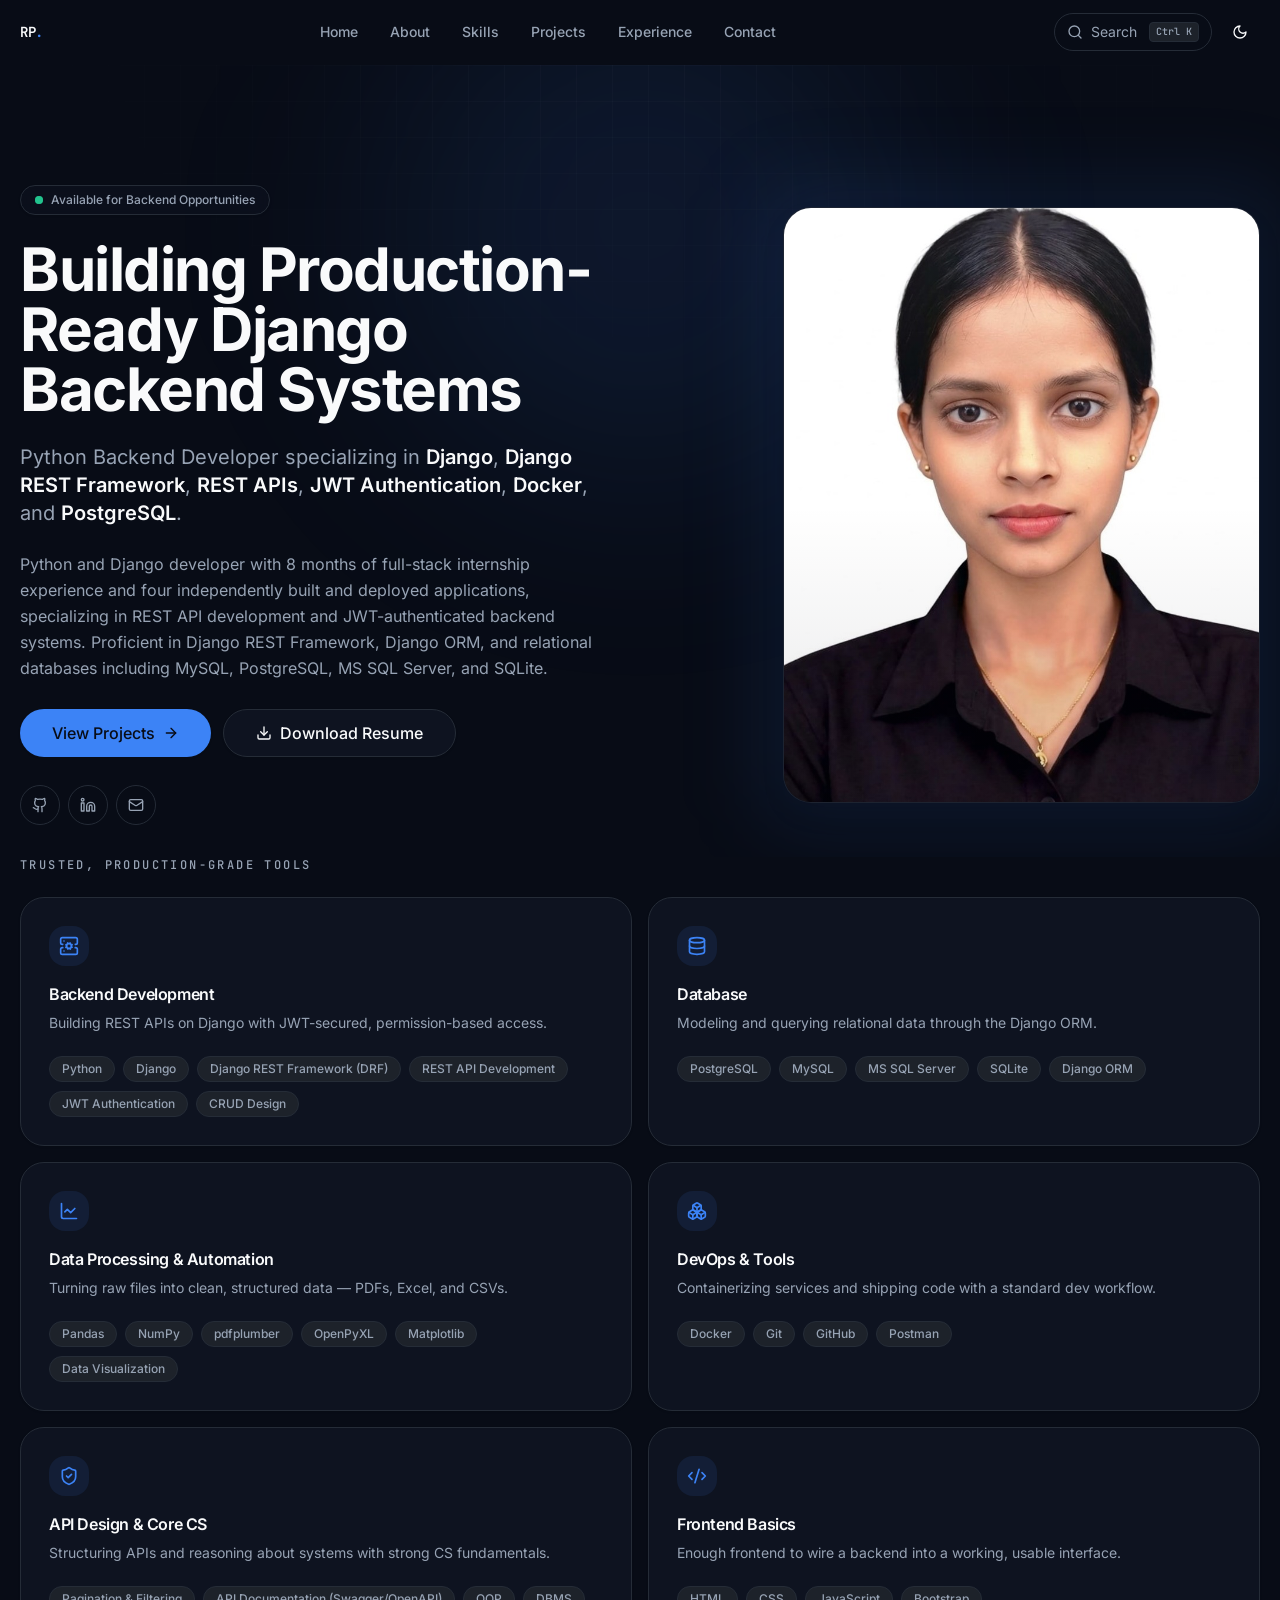
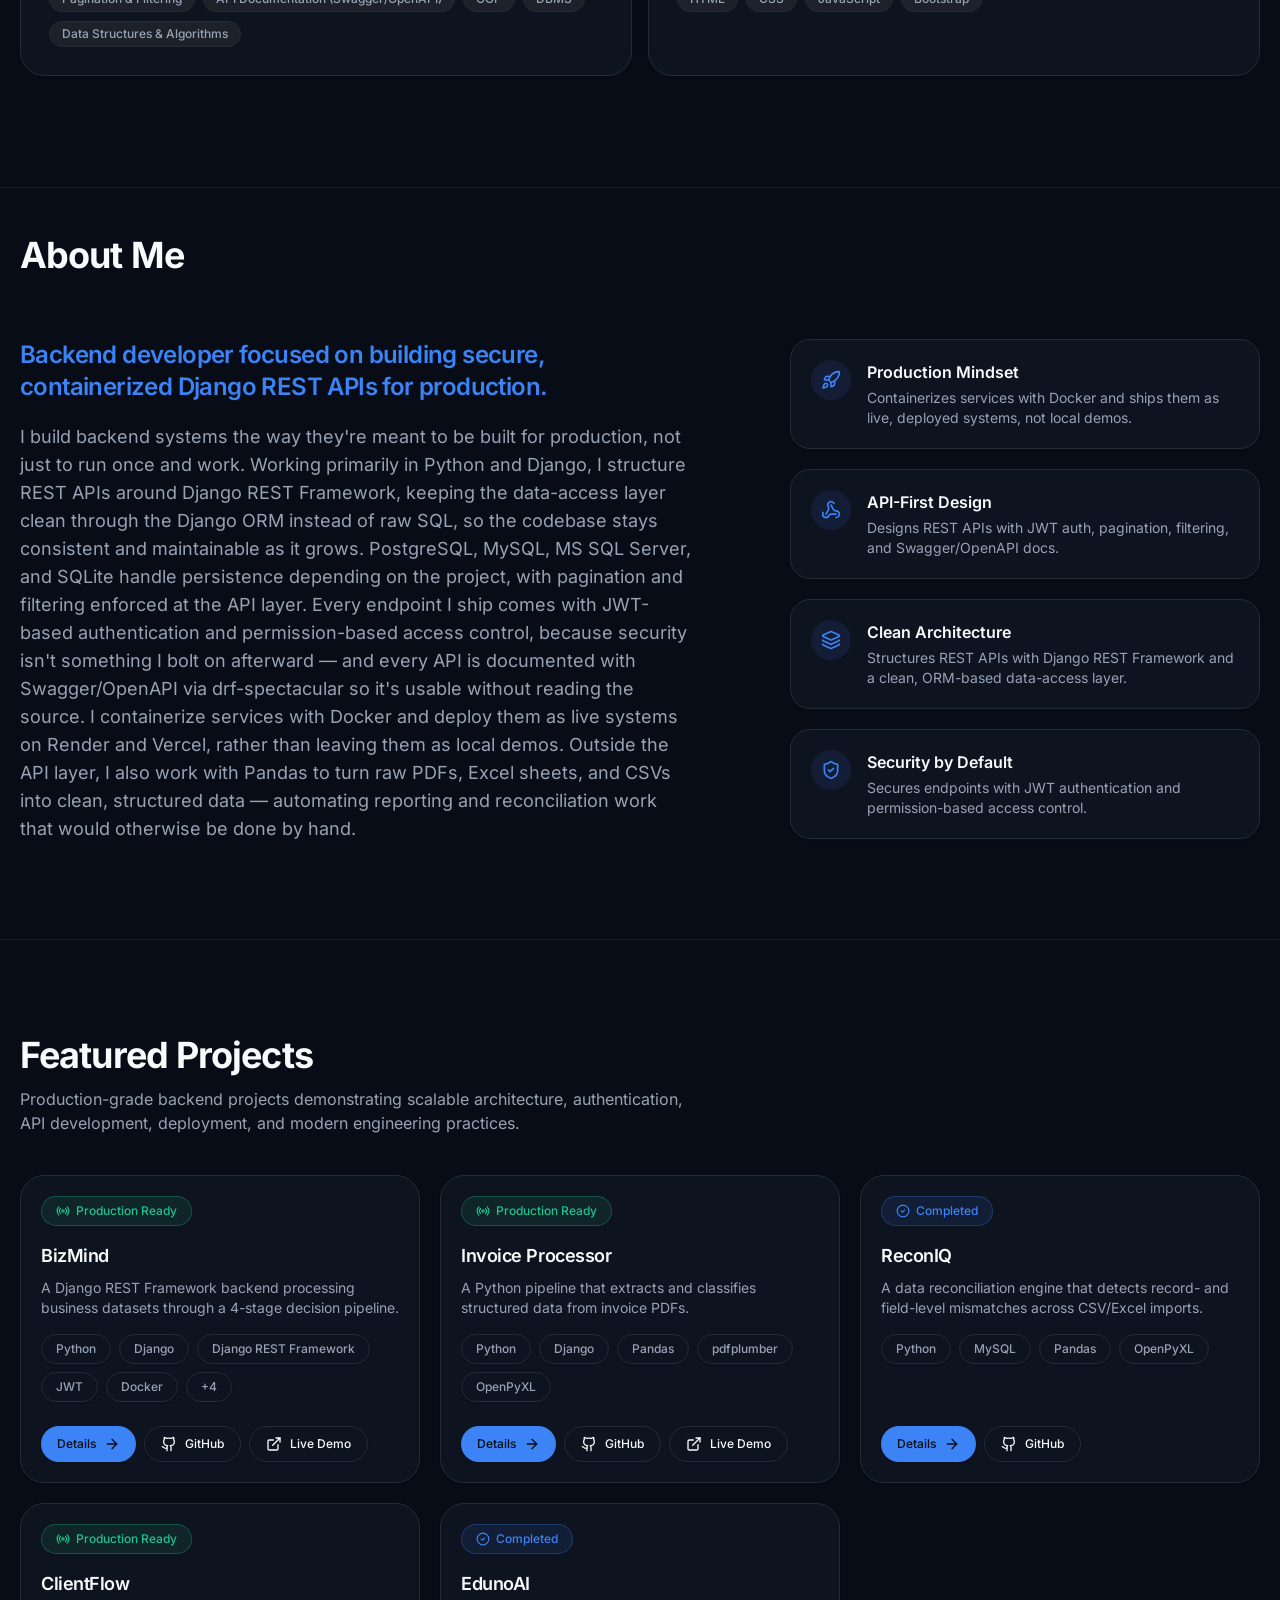
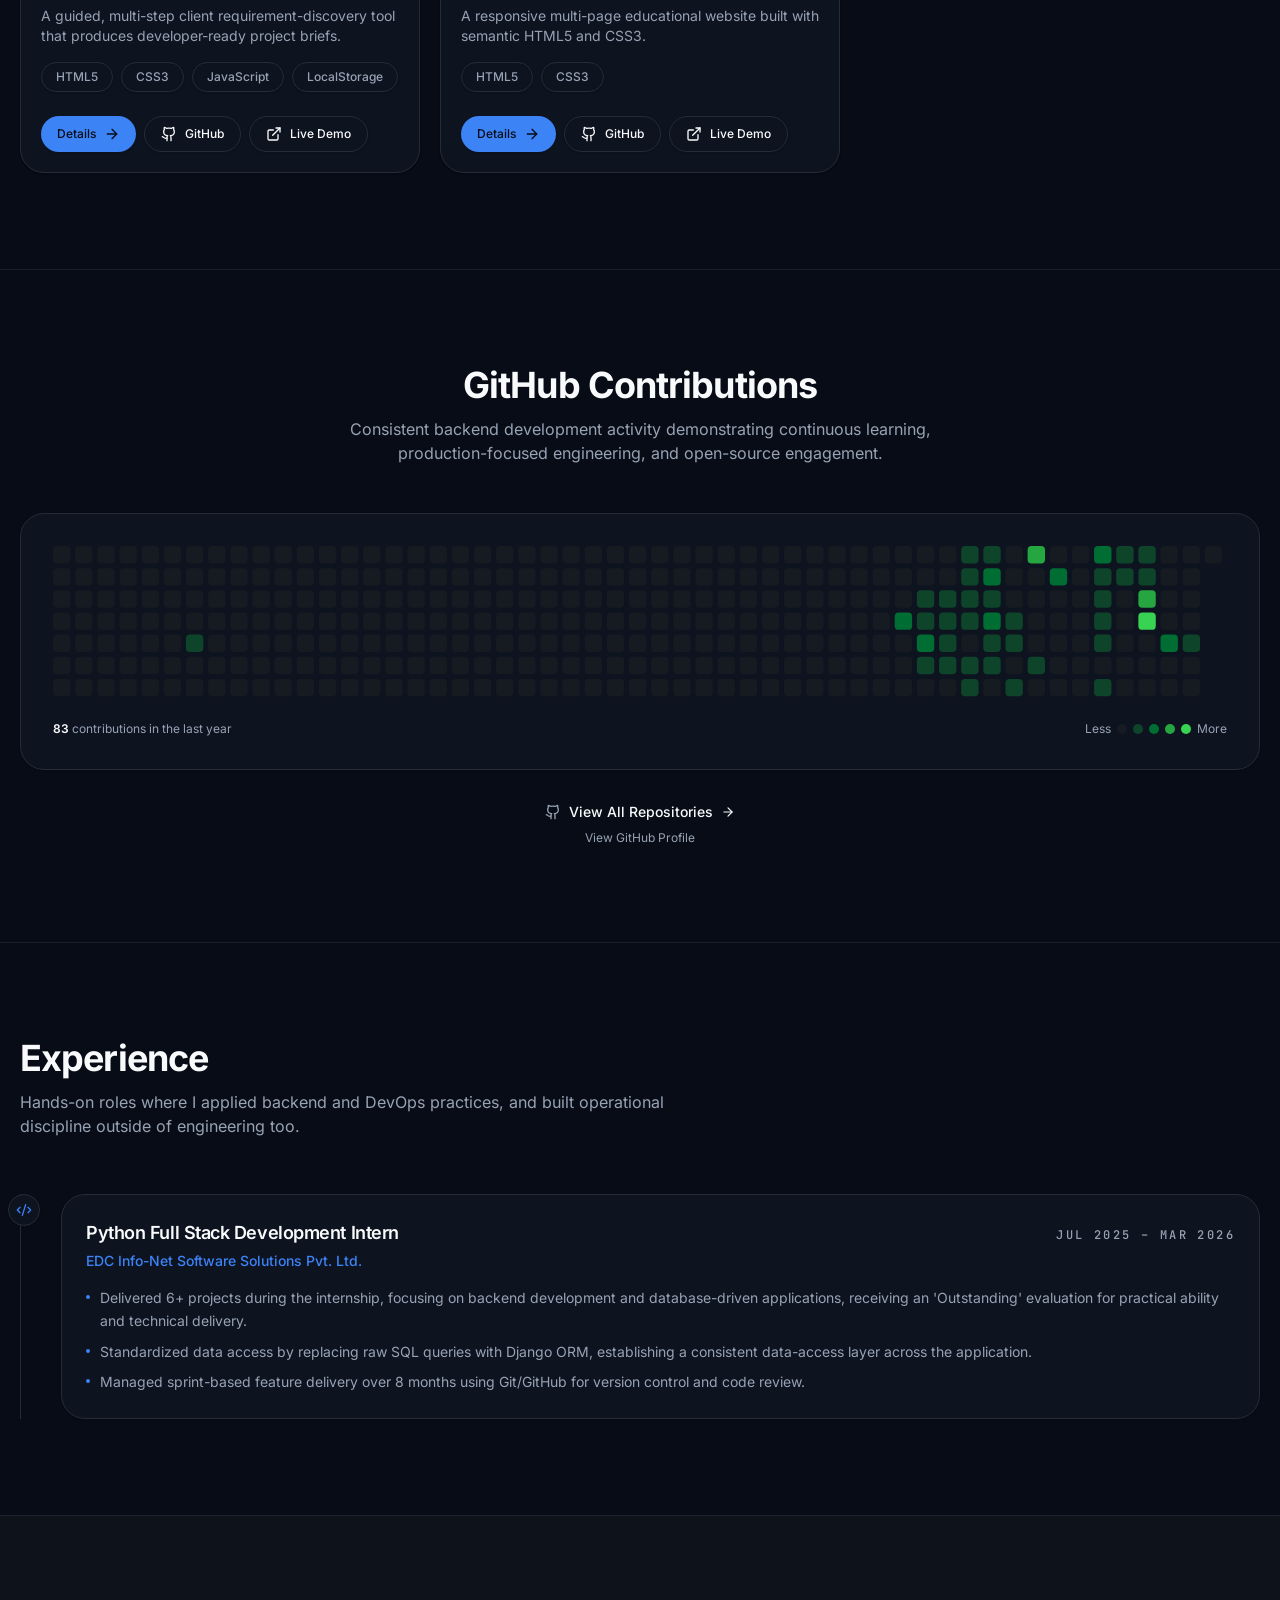
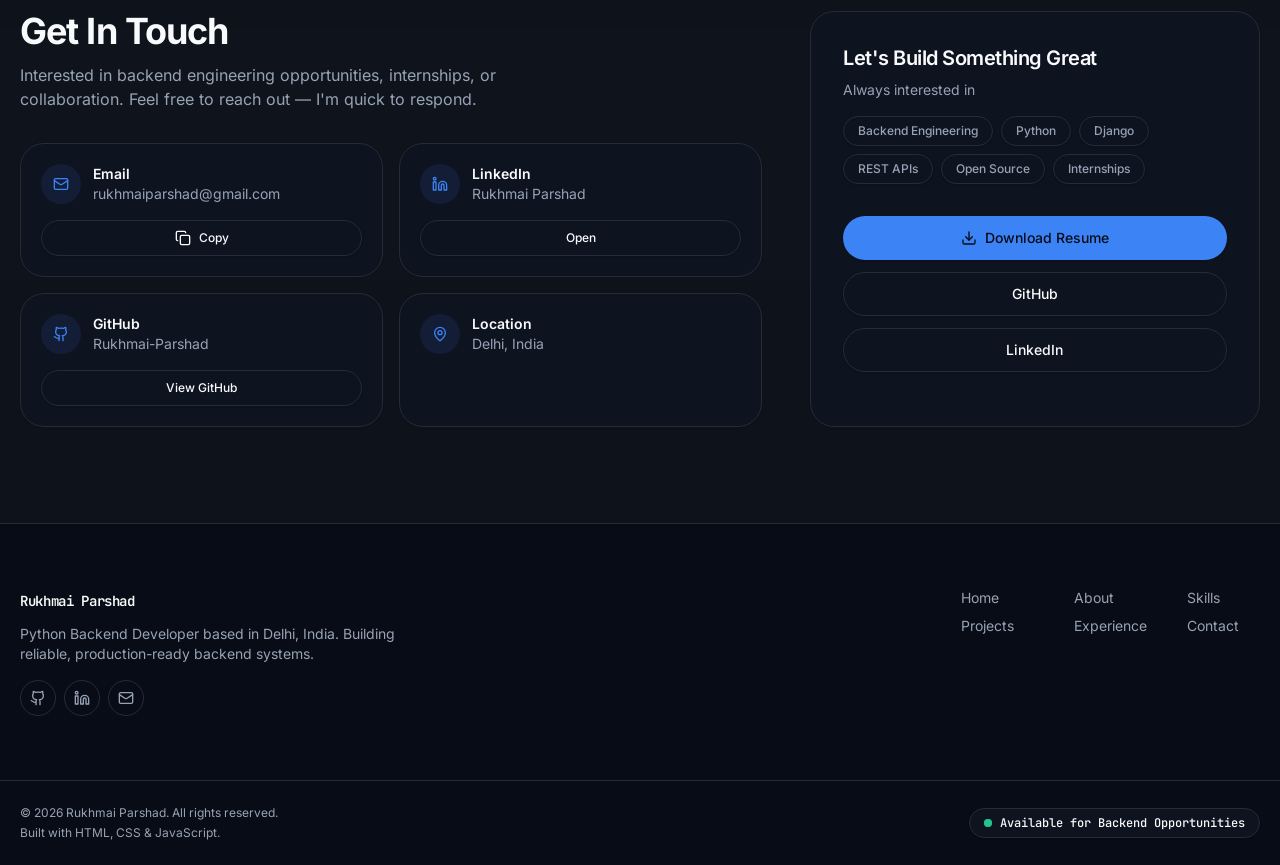
<file: index.html>
<!DOCTYPE html>
<html class="dark" lang="en" style="color-scheme: dark;"><head><script>(function(){try{var stored=localStorage.getItem('theme')||'dark';if(stored==='system'){stored=window.matchMedia('(prefers-color-scheme: dark)').matches?'dark':'light';}if(stored==='dark'){document.documentElement.classList.add('dark');document.documentElement.style.colorScheme='dark';}else{document.documentElement.style.colorScheme='light';}}catch(e){}})();</script><meta charset="utf-8"/><meta content="width=device-width, initial-scale=1" name="viewport"/><link as="font" crossorigin="" href="fonts/inter-variable.woff2" rel="preload" type="font/woff2"/><link as="font" crossorigin="" href="fonts/jetbrains-mono-variable.woff2" rel="preload" type="font/woff2"/><link as="image" href="profile-photo.jpg" rel="preload"/><link href="css/style.css" rel="stylesheet"/><meta content="" name="next-size-adjust"/><meta content="#F7F5F2" media="(prefers-color-scheme: light)" name="theme-color"/><meta content="#0B0F17" media="(prefers-color-scheme: dark)" name="theme-color"/><title>Rukhmai Parshad — Python Backend Developer</title><meta content="Python &amp; Django Developer specializing in Django REST Framework, JWT authentication, REST API design, and relational databases including MySQL, MS SQL Server, and SQLite. Based in Delhi, India." name="description"/><meta content="Rukhmai Parshad" name="application-name"/><link href="https://rukhmaiparshad.dev" rel="author"/><meta content="Rukhmai Parshad" name="author"/><link href="manifest.webmanifest" rel="manifest"/><meta content="Rukhmai Parshad,Python Developer,Django Developer,Django REST Framework Developer,Backend Developer,REST API Development,JWT Authentication,PostgreSQL,MySQL,MS SQL Server" name="keywords"/><meta content="Rukhmai Parshad" name="creator"/><meta content="index, follow" name="robots"/><meta content="index, follow, max-image-preview:large, max-snippet:-1" name="googlebot"/><link href="https://rukhmaiparshad.dev" rel="canonical"/><meta content="Rukhmai Parshad — Python Backend Developer" property="og:title"/><meta content="Python &amp; Django Developer specializing in Django REST Framework, JWT authentication, REST API design, and relational databases including MySQL, MS SQL Server, and SQLite. Based in Delhi, India." property="og:description"/><meta content="https://rukhmaiparshad.dev" property="og:url"/><meta content="Rukhmai Parshad — Python Backend Developer" property="og:image:alt"/><meta content="image/png" property="og:image:type"/><meta content="https://rukhmaiparshad.dev/opengraph-image?c5a58852c5956336" property="og:image"/><meta content="1200" property="og:image:width"/><meta content="630" property="og:image:height"/><meta content="summary" name="twitter:card"/><meta content="Rukhmai Parshad — Python Backend Developer" name="twitter:title"/><meta content="Python &amp; Django Developer specializing in Django REST Framework, JWT authentication, REST API design, and relational databases including MySQL, MS SQL Server, and SQLite. Based in Delhi, India." name="twitter:description"/><meta content="Rukhmai Parshad — Python Backend Developer" name="twitter:image:alt"/><meta content="image/png" name="twitter:image:type"/><meta content="https://rukhmaiparshad.dev/opengraph-image?c5a58852c5956336" name="twitter:image"/><meta content="1200" name="twitter:image:width"/><meta content="630" name="twitter:image:height"/><link href="favicon.svg" rel="icon" type="image/svg+xml"/><link href="favicon-32x32.png" rel="icon" sizes="32x32" type="image/png"/><link href="apple-touch-icon.png" rel="apple-touch-icon" sizes="180x180"/></head><body class="__variable_53f2d8 __variable_4a860e font-sans"><div hidden=""></div><a class="sr-only focus:not-sr-only focus:fixed focus:left-4 focus:top-4 focus:z-[100] focus:rounded-md focus:bg-accent focus:px-4 focus:py-2 focus:text-accent-foreground" href="#main-content">Skip to main content</a><div aria-hidden="true" class="fixed inset-x-0 top-0 z-[60] h-[3px] origin-left bg-accent transition-transform duration-150 ease-out" id="scroll-progress-bar" style="transform:scaleX(0)"></div><div id="top"></div><header class="animate-fade-up sticky top-0 z-50 w-full border-b transition-all duration-300 border-transparent bg-transparent" id="site-header"><div class="container flex h-16 items-center justify-between gap-4"><a class="font-mono text-sm font-semibold tracking-tight text-foreground" href="#top">RP<span class="text-accent">.</span></a><nav aria-label="Primary" class="hidden items-center gap-1 md:flex"><a class="rounded-full px-3.5 py-2 text-sm font-medium text-muted-foreground transition-colors hover:bg-secondary hover:text-foreground active:scale-[0.97] active:bg-secondary/80 dark:active:scale-100 dark:active:bg-secondary" href="#top">Home</a><a class="rounded-full px-3.5 py-2 text-sm font-medium text-muted-foreground transition-colors hover:bg-secondary hover:text-foreground active:scale-[0.97] active:bg-secondary/80 dark:active:scale-100 dark:active:bg-secondary" href="#about">About</a><a class="rounded-full px-3.5 py-2 text-sm font-medium text-muted-foreground transition-colors hover:bg-secondary hover:text-foreground active:scale-[0.97] active:bg-secondary/80 dark:active:scale-100 dark:active:bg-secondary" href="#skills">Skills</a><a class="rounded-full px-3.5 py-2 text-sm font-medium text-muted-foreground transition-colors hover:bg-secondary hover:text-foreground active:scale-[0.97] active:bg-secondary/80 dark:active:scale-100 dark:active:bg-secondary" href="#projects">Projects</a><a class="rounded-full px-3.5 py-2 text-sm font-medium text-muted-foreground transition-colors hover:bg-secondary hover:text-foreground active:scale-[0.97] active:bg-secondary/80 dark:active:scale-100 dark:active:bg-secondary" href="#experience">Experience</a><a class="rounded-full px-3.5 py-2 text-sm font-medium text-muted-foreground transition-colors hover:bg-secondary hover:text-foreground active:scale-[0.97] active:bg-secondary/80 dark:active:scale-100 dark:active:bg-secondary" href="#contact">Contact</a></nav><div class="flex items-center gap-2"><button aria-label="Open command palette" class="hidden items-center gap-2 rounded-full border border-border px-3 py-2 text-sm text-muted-foreground transition-colors hover:bg-secondary hover:text-foreground sm:flex command-palette-trigger" id="command-palette-trigger-0" type="button"><svg class="lucide lucide-search h-4 w-4" fill="none" height="24" stroke="currentColor" stroke-linecap="round" stroke-linejoin="round" stroke-width="2" viewbox="0 0 24 24" width="24" xmlns="http://www.w3.org/2000/svg"><circle cx="11" cy="11" r="8"></circle><path d="m21 21-4.3-4.3"></path></svg><span>Search</span><kbd class="inline-flex h-5 min-w-[1.25rem] items-center justify-center rounded border border-border bg-secondary px-1.5 font-mono text-[10px] font-medium text-muted-foreground ml-1">Ctrl K</kbd></button><button aria-label="Open command palette" class="flex h-10 w-10 items-center justify-center rounded-full text-muted-foreground transition-colors hover:bg-secondary hover:text-foreground sm:hidden command-palette-trigger" id="command-palette-trigger-1" type="button"><svg class="lucide lucide-search h-4 w-4" fill="none" height="24" stroke="currentColor" stroke-linecap="round" stroke-linejoin="round" stroke-width="2" viewbox="0 0 24 24" width="24" xmlns="http://www.w3.org/2000/svg"><circle cx="11" cy="11" r="8"></circle><path d="m21 21-4.3-4.3"></path></svg></button><span class="relative inline-flex" id="theme-toggle-wrapper"><button aria-expanded="false" aria-haspopup="menu" aria-label="Toggle theme" class="inline-flex items-center justify-center gap-2 whitespace-nowrap rounded-full text-sm font-medium transition-all duration-300 disabled:pointer-events-none disabled:opacity-50 focus-visible:outline focus-visible:outline-2 focus-visible:outline-offset-2 focus-visible:outline-ring [&amp;_svg]:pointer-events-none [&amp;_svg]:size-4 [&amp;_svg]:shrink-0 text-foreground hover:bg-secondary active:scale-[0.98] dark:active:scale-100 h-10 w-10 relative" data-state="closed" id="theme-toggle-trigger" type="button"><svg class="lucide lucide-sun h-[1.15rem] w-[1.15rem] transition-all -rotate-90 scale-0" fill="none" height="24" stroke="currentColor" stroke-linecap="round" stroke-linejoin="round" stroke-width="2" viewbox="0 0 24 24" width="24" xmlns="http://www.w3.org/2000/svg"><circle cx="12" cy="12" r="4"></circle><path d="M12 2v2"></path><path d="M12 20v2"></path><path d="m4.93 4.93 1.41 1.41"></path><path d="m17.66 17.66 1.41 1.41"></path><path d="M2 12h2"></path><path d="M20 12h2"></path><path d="m6.34 17.66-1.41 1.41"></path><path d="m19.07 4.93-1.41 1.41"></path></svg><svg class="lucide lucide-moon absolute h-[1.15rem] w-[1.15rem] transition-all rotate-0 scale-100" fill="none" height="24" stroke="currentColor" stroke-linecap="round" stroke-linejoin="round" stroke-width="2" viewbox="0 0 24 24" width="24" xmlns="http://www.w3.org/2000/svg"><path d="M12 3a6 6 0 0 0 9 9 9 9 0 1 1-9-9Z"></path></svg></button>
<div aria-orientation="vertical" class="absolute right-0 z-50 mt-2 min-w-[10rem] overflow-hidden rounded-lg border border-border bg-popover p-1 text-popover-foreground shadow-elevated data-[state=open]:animate-in data-[state=closed]:animate-out data-[state=closed]:fade-out-0 data-[state=open]:fade-in-0 data-[state=closed]:zoom-out-95 data-[state=open]:zoom-in-95 data-[state=open]:slide-in-from-top-2" data-state="closed" hidden="" id="theme-menu" role="menu" style="top:100%;">
<div class="relative flex cursor-pointer select-none items-center gap-2 rounded-md px-2 py-1.5 text-sm outline-none transition-colors hover:bg-secondary justify-between" data-theme-value="light" role="menuitem">
<span class="flex items-center gap-2"><svg class="lucide lucide-sun h-4 w-4" fill="none" height="24" stroke="currentColor" stroke-linecap="round" stroke-linejoin="round" stroke-width="2" viewbox="0 0 24 24" width="24" xmlns="http://www.w3.org/2000/svg"><circle cx="12" cy="12" r="4"></circle><path d="M12 2v2"></path><path d="M12 20v2"></path><path d="m4.93 4.93 1.41 1.41"></path><path d="m17.66 17.66 1.41 1.41"></path><path d="M2 12h2"></path><path d="M20 12h2"></path><path d="m6.34 17.66-1.41 1.41"></path><path d="m19.07 4.93-1.41 1.41"></path></svg>Light</span>
<span aria-hidden="true" class="text-accent theme-dot" hidden="">•</span>
</div>
<div class="relative flex cursor-pointer select-none items-center gap-2 rounded-md px-2 py-1.5 text-sm outline-none transition-colors hover:bg-secondary justify-between" data-theme-value="dark" role="menuitem">
<span class="flex items-center gap-2"><svg class="lucide lucide-moon h-4 w-4" fill="none" height="24" stroke="currentColor" stroke-linecap="round" stroke-linejoin="round" stroke-width="2" viewbox="0 0 24 24" width="24" xmlns="http://www.w3.org/2000/svg"><path d="M12 3a6 6 0 0 0 9 9 9 9 0 1 1-9-9Z"></path></svg>Dark</span>
<span aria-hidden="true" class="text-accent theme-dot" hidden="">•</span>
</div>
<div class="relative flex cursor-pointer select-none items-center gap-2 rounded-md px-2 py-1.5 text-sm outline-none transition-colors hover:bg-secondary justify-between" data-theme-value="system" role="menuitem">
<span class="flex items-center gap-2"><svg class="lucide lucide-laptop h-4 w-4" fill="none" height="24" stroke="currentColor" stroke-linecap="round" stroke-linejoin="round" stroke-width="2" viewbox="0 0 24 24" width="24" xmlns="http://www.w3.org/2000/svg"><path d="M20 16V7a2 2 0 0 0-2-2H6a2 2 0 0 0-2 2v9m16 0H4m16 0 1.28 2.55a1 1 0 0 1-.9 1.45H3.62a1 1 0 0 1-.9-1.45L4 16"></path></svg>System</span>
<span aria-hidden="true" class="text-accent theme-dot" hidden="">•</span>
</div>
</div>
</span><button aria-controls="radix-_R_4slb_" aria-expanded="false" aria-haspopup="dialog" aria-label="Open menu" class="inline-flex items-center justify-center gap-2 whitespace-nowrap rounded-full text-sm font-medium transition-all duration-300 disabled:pointer-events-none disabled:opacity-50 focus-visible:outline focus-visible:outline-2 focus-visible:outline-offset-2 focus-visible:outline-ring [&amp;_svg]:pointer-events-none [&amp;_svg]:size-4 [&amp;_svg]:shrink-0 text-foreground hover:bg-secondary active:scale-[0.98] dark:active:scale-100 h-10 w-10 md:hidden" data-state="closed" id="mobile-menu-trigger" type="button"><svg class="lucide lucide-menu h-5 w-5" fill="none" height="24" stroke="currentColor" stroke-linecap="round" stroke-linejoin="round" stroke-width="2" viewbox="0 0 24 24" width="24" xmlns="http://www.w3.org/2000/svg"><line x1="4" x2="20" y1="12" y2="12"></line><line x1="4" x2="20" y1="6" y2="6"></line><line x1="4" x2="20" y1="18" y2="18"></line></svg></button></div></div></header><main class="flex min-h-screen flex-col" id="main-content"><section aria-label="Introduction" class="relative overflow-hidden pt-section-mobile pb-6 sm:pb-7 md:pt-section-tablet lg:pb-8 lg:pt-section-desktop"><div aria-hidden="true" class="pointer-events-none absolute inset-0 -z-10 overflow-hidden"><div class="absolute inset-0 opacity-[0.4] [mask-image:radial-gradient(ellipse_65%_55%_at_50%_0%,black,transparent_75%)]" style="background-image:linear-gradient(to right, hsl(var(--foreground) / 0.06) 1px, transparent 1px), linear-gradient(to bottom, hsl(var(--foreground) / 0.06) 1px, transparent 1px);background-size:36px 36px"></div><div class="absolute left-1/2 top-[-12%] h-[36rem] w-[36rem] -translate-x-1/2 rounded-full bg-accent/[0.06] blur-[130px] dark:h-[32rem] dark:w-[32rem] dark:bg-accent/10 dark:blur-[110px]"></div></div><div class="container relative grid items-center gap-16 lg:grid-cols-[3fr_2fr] lg:gap-12"><div class="flex flex-col items-start gap-6 text-left"><div class="animate-fade-up inline-flex items-center gap-2 rounded-full border border-border bg-card/60 px-3.5 py-1.5 text-xs font-medium text-muted-foreground shadow-subtle backdrop-blur" style="animation-delay:0ms"><span aria-hidden="true" class="relative flex h-2 w-2"><span class="absolute inline-flex h-full w-full animate-ping rounded-full bg-success/60"></span><span class="relative inline-flex h-2 w-2 rounded-full bg-success"></span></span>Available for Backend Opportunities</div><h1 class="animate-fade-up text-balance text-4xl font-bold tracking-tight sm:text-5xl lg:text-6xl" style="animation-delay:90ms">Building Production-Ready Django Backend Systems</h1><p class="animate-fade-up max-w-xl text-lg text-muted-foreground sm:text-xl" style="animation-delay:180ms">Python Backend Developer specializing in <span class="font-semibold text-foreground">Django</span>, <span class="font-semibold text-foreground">Django REST Framework</span>, <span class="font-semibold text-foreground">REST APIs</span>, <span class="font-semibold text-foreground">JWT Authentication</span>, <span class="font-semibold text-foreground">Docker</span>, and <span class="font-semibold text-foreground">PostgreSQL</span>.</p><p class="animate-fade-up max-w-xl text-base leading-relaxed text-muted-foreground" style="animation-delay:270ms">Python and Django developer with 8 months of full-stack internship experience and four independently built and deployed applications, specializing in REST API development and JWT-authenticated backend systems. Proficient in Django REST Framework, Django ORM, and relational databases including MySQL, PostgreSQL, MS SQL Server, and SQLite.</p><div class="animate-fade-up flex flex-wrap items-center gap-3 pt-1" style="animation-delay:360ms"><a class="inline-flex items-center justify-center gap-2 whitespace-nowrap rounded-full font-medium transition-all duration-300 disabled:pointer-events-none disabled:opacity-50 focus-visible:outline focus-visible:outline-2 focus-visible:outline-offset-2 focus-visible:outline-ring [&amp;_svg]:pointer-events-none [&amp;_svg]:size-4 [&amp;_svg]:shrink-0 bg-accent text-accent-foreground shadow-subtle hover:-translate-y-0.5 hover:shadow-elevated active:translate-y-0 active:scale-[0.98] active:shadow-subtle dark:active:scale-100 h-12 px-8 text-base" href="#projects">View Projects<svg aria-hidden="true" class="lucide lucide-arrow-right h-4 w-4" fill="none" height="24" stroke="currentColor" stroke-linecap="round" stroke-linejoin="round" stroke-width="2" viewbox="0 0 24 24" width="24" xmlns="http://www.w3.org/2000/svg"><path d="M5 12h14"></path><path d="m12 5 7 7-7 7"></path></svg></a><a class="inline-flex items-center justify-center gap-2 whitespace-nowrap rounded-full font-medium transition-all duration-300 disabled:pointer-events-none disabled:opacity-50 focus-visible:outline focus-visible:outline-2 focus-visible:outline-offset-2 focus-visible:outline-ring [&amp;_svg]:pointer-events-none [&amp;_svg]:size-4 [&amp;_svg]:shrink-0 border border-border bg-card text-foreground shadow-subtle hover:-translate-y-0.5 hover:border-accent/30 hover:bg-secondary hover:shadow-elevated active:translate-y-0 active:scale-[0.98] active:shadow-subtle dark:active:scale-100 h-12 px-8 text-base" download="Rukhmai_Parshad_Python_Django_Developer_Resume.pdf" href="resume.pdf"><svg aria-hidden="true" class="lucide lucide-download h-4 w-4" fill="none" height="24" stroke="currentColor" stroke-linecap="round" stroke-linejoin="round" stroke-width="2" viewbox="0 0 24 24" width="24" xmlns="http://www.w3.org/2000/svg"><path d="M21 15v4a2 2 0 0 1-2 2H5a2 2 0 0 1-2-2v-4"></path><polyline points="7 10 12 15 17 10"></polyline><line x1="12" x2="12" y1="15" y2="3"></line></svg>Download Resume</a></div><div aria-label="Social links" class="animate-fade-up flex items-center gap-2 pt-1" role="group" style="animation-delay:450ms"><a aria-label="GitHub" class="flex h-10 w-10 items-center justify-center rounded-full border border-border text-muted-foreground transition-all duration-200 hover:-translate-y-0.5 hover:border-accent/40 hover:bg-secondary hover:text-foreground" href="https://github.com/Rukhmai-Parshad" rel="noopener noreferrer" target="_blank"><svg aria-hidden="true" class="lucide lucide-github h-4 w-4" fill="none" height="24" stroke="currentColor" stroke-linecap="round" stroke-linejoin="round" stroke-width="2" viewbox="0 0 24 24" width="24" xmlns="http://www.w3.org/2000/svg"><path d="M15 22v-4a4.8 4.8 0 0 0-1-3.5c3 0 6-2 6-5.5.08-1.25-.27-2.48-1-3.5.28-1.15.28-2.35 0-3.5 0 0-1 0-3 1.5-2.64-.5-5.36-.5-8 0C6 2 5 2 5 2c-.3 1.15-.3 2.35 0 3.5A5.403 5.403 0 0 0 4 9c0 3.5 3 5.5 6 5.5-.39.49-.68 1.05-.85 1.65-.17.6-.22 1.23-.15 1.85v4"></path><path d="M9 18c-4.51 2-5-2-7-2"></path></svg></a><a aria-label="LinkedIn" class="flex h-10 w-10 items-center justify-center rounded-full border border-border text-muted-foreground transition-all duration-200 hover:-translate-y-0.5 hover:border-accent/40 hover:bg-secondary hover:text-foreground" href="https://www.linkedin.com/in/rukhmaiparshad" rel="noopener noreferrer" target="_blank"><svg aria-hidden="true" class="lucide lucide-linkedin h-4 w-4" fill="none" height="24" stroke="currentColor" stroke-linecap="round" stroke-linejoin="round" stroke-width="2" viewbox="0 0 24 24" width="24" xmlns="http://www.w3.org/2000/svg"><path d="M16 8a6 6 0 0 1 6 6v7h-4v-7a2 2 0 0 0-2-2 2 2 0 0 0-2 2v7h-4v-7a6 6 0 0 1 6-6z"></path><rect height="12" width="4" x="2" y="9"></rect><circle cx="4" cy="4" r="2"></circle></svg></a><a aria-label="Email" class="flex h-10 w-10 items-center justify-center rounded-full border border-border text-muted-foreground transition-all duration-200 hover:-translate-y-0.5 hover:border-accent/40 hover:bg-secondary hover:text-foreground" href="mailto:rukhmaiparshad@gmail.com"><svg aria-hidden="true" class="lucide lucide-mail h-4 w-4" fill="none" height="24" stroke="currentColor" stroke-linecap="round" stroke-linejoin="round" stroke-width="2" viewbox="0 0 24 24" width="24" xmlns="http://www.w3.org/2000/svg"><rect height="16" rx="2" width="20" x="2" y="4"></rect><path d="m22 7-8.97 5.7a1.94 1.94 0 0 1-2.06 0L2 7"></path></svg></a></div></div><div class="mx-auto w-full max-w-sm lg:max-w-none"><div class="relative animate-float"><div class="relative aspect-[4/5] w-full overflow-hidden rounded-[28px] border border-border/70 bg-card/40 shadow-elevated-lg backdrop-blur-sm"><img alt="Rukhmai Parshad, Python Backend Developer" class="object-cover object-top" data-nimg="fill" decoding="async" src="profile-photo.jpg" style="position:absolute;height:100%;width:100%;left:0;top:0;right:0;bottom:0;color:transparent"/><div aria-hidden="true" class="pointer-events-none absolute inset-0 bg-gradient-to-t from-background/10 via-transparent to-white/10"></div></div><div aria-hidden="true" class="absolute -inset-6 -z-10 rounded-[36px] bg-[hsl(var(--accent)/var(--hero-glow-opacity))] blur-2xl"></div></div></div></div></section><section aria-labelledby="tech-stack-heading" class="pb-20 sm:pb-24 lg:pb-28" id="skills"><div class="container"><h2 class="mb-6 text-center font-mono text-xs font-medium uppercase tracking-[0.2em] text-muted-foreground sm:text-left" id="tech-stack-heading">Trusted, production-grade tools</h2><ul class="grid gap-4 sm:grid-cols-2"><li class="reveal group rounded-xl border border-border bg-card p-6 shadow-subtle transition-all duration-300 hover:-translate-y-1 hover:border-accent/40 hover:shadow-elevated dark:hover:-translate-y-0.5 sm:p-7"><span aria-hidden="true" class="flex h-10 w-10 items-center justify-center rounded-md bg-accent/10 text-accent transition-all duration-300 group-hover:scale-110 group-hover:bg-accent group-hover:text-accent-foreground"><svg class="lucide lucide-server-cog h-5 w-5" fill="none" height="24" stroke="currentColor" stroke-linecap="round" stroke-linejoin="round" stroke-width="2" viewbox="0 0 24 24" width="24" xmlns="http://www.w3.org/2000/svg"><circle cx="12" cy="12" r="3"></circle><path d="M4.5 10H4a2 2 0 0 1-2-2V4a2 2 0 0 1 2-2h16a2 2 0 0 1 2 2v4a2 2 0 0 1-2 2h-.5"></path><path d="M4.5 14H4a2 2 0 0 0-2 2v4a2 2 0 0 0 2 2h16a2 2 0 0 0 2-2v-4a2 2 0 0 0-2-2h-.5"></path><path d="M6 6h.01"></path><path d="M6 18h.01"></path><path d="m15.7 13.4-.9-.3"></path><path d="m9.2 10.9-.9-.3"></path><path d="m10.6 15.7.3-.9"></path><path d="m13.6 15.7-.4-1"></path><path d="m10.8 9.3-.4-1"></path><path d="m8.3 13.6 1-.4"></path><path d="m14.7 10.8 1-.4"></path><path d="m13.4 8.3-.3.9"></path></svg></span><h3 class="mt-4 text-base font-semibold tracking-tight text-foreground">Backend Development</h3><p class="mt-1.5 text-sm leading-relaxed text-muted-foreground">Building REST APIs on Django with JWT-secured, permission-based access.</p><ul class="mt-5 flex flex-wrap gap-2"><li><span class="inline-flex items-center rounded-full border border-border bg-secondary px-3 py-1 text-xs font-medium text-muted-foreground transition-colors duration-200 hover:border-accent/40 hover:text-foreground">Python</span></li><li><span class="inline-flex items-center rounded-full border border-border bg-secondary px-3 py-1 text-xs font-medium text-muted-foreground transition-colors duration-200 hover:border-accent/40 hover:text-foreground">Django</span></li><li><span class="inline-flex items-center rounded-full border border-border bg-secondary px-3 py-1 text-xs font-medium text-muted-foreground transition-colors duration-200 hover:border-accent/40 hover:text-foreground">Django REST Framework (DRF)</span></li><li><span class="inline-flex items-center rounded-full border border-border bg-secondary px-3 py-1 text-xs font-medium text-muted-foreground transition-colors duration-200 hover:border-accent/40 hover:text-foreground">REST API Development</span></li><li><span class="inline-flex items-center rounded-full border border-border bg-secondary px-3 py-1 text-xs font-medium text-muted-foreground transition-colors duration-200 hover:border-accent/40 hover:text-foreground">JWT Authentication</span></li><li><span class="inline-flex items-center rounded-full border border-border bg-secondary px-3 py-1 text-xs font-medium text-muted-foreground transition-colors duration-200 hover:border-accent/40 hover:text-foreground">CRUD Design</span></li></ul></li><li class="reveal group rounded-xl border border-border bg-card p-6 shadow-subtle transition-all duration-300 hover:-translate-y-1 hover:border-accent/40 hover:shadow-elevated dark:hover:-translate-y-0.5 sm:p-7" style="transition-delay:80ms"><span aria-hidden="true" class="flex h-10 w-10 items-center justify-center rounded-md bg-accent/10 text-accent transition-all duration-300 group-hover:scale-110 group-hover:bg-accent group-hover:text-accent-foreground"><svg class="lucide lucide-database h-5 w-5" fill="none" height="24" stroke="currentColor" stroke-linecap="round" stroke-linejoin="round" stroke-width="2" viewbox="0 0 24 24" width="24" xmlns="http://www.w3.org/2000/svg"><ellipse cx="12" cy="5" rx="9" ry="3"></ellipse><path d="M3 5V19A9 3 0 0 0 21 19V5"></path><path d="M3 12A9 3 0 0 0 21 12"></path></svg></span><h3 class="mt-4 text-base font-semibold tracking-tight text-foreground">Database</h3><p class="mt-1.5 text-sm leading-relaxed text-muted-foreground">Modeling and querying relational data through the Django ORM.</p><ul class="mt-5 flex flex-wrap gap-2"><li><span class="inline-flex items-center rounded-full border border-border bg-secondary px-3 py-1 text-xs font-medium text-muted-foreground transition-colors duration-200 hover:border-accent/40 hover:text-foreground">PostgreSQL</span></li><li><span class="inline-flex items-center rounded-full border border-border bg-secondary px-3 py-1 text-xs font-medium text-muted-foreground transition-colors duration-200 hover:border-accent/40 hover:text-foreground">MySQL</span></li><li><span class="inline-flex items-center rounded-full border border-border bg-secondary px-3 py-1 text-xs font-medium text-muted-foreground transition-colors duration-200 hover:border-accent/40 hover:text-foreground">MS SQL Server</span></li><li><span class="inline-flex items-center rounded-full border border-border bg-secondary px-3 py-1 text-xs font-medium text-muted-foreground transition-colors duration-200 hover:border-accent/40 hover:text-foreground">SQLite</span></li><li><span class="inline-flex items-center rounded-full border border-border bg-secondary px-3 py-1 text-xs font-medium text-muted-foreground transition-colors duration-200 hover:border-accent/40 hover:text-foreground">Django ORM</span></li></ul></li><li class="reveal group rounded-xl border border-border bg-card p-6 shadow-subtle transition-all duration-300 hover:-translate-y-1 hover:border-accent/40 hover:shadow-elevated dark:hover:-translate-y-0.5 sm:p-7" style="transition-delay:160ms"><span aria-hidden="true" class="flex h-10 w-10 items-center justify-center rounded-md bg-accent/10 text-accent transition-all duration-300 group-hover:scale-110 group-hover:bg-accent group-hover:text-accent-foreground"><svg class="lucide lucide-chart-line h-5 w-5" fill="none" height="24" stroke="currentColor" stroke-linecap="round" stroke-linejoin="round" stroke-width="2" viewbox="0 0 24 24" width="24" xmlns="http://www.w3.org/2000/svg"><path d="M3 3v16a2 2 0 0 0 2 2h16"></path><path d="m19 9-5 5-4-4-3 3"></path></svg></span><h3 class="mt-4 text-base font-semibold tracking-tight text-foreground">Data Processing &amp; Automation</h3><p class="mt-1.5 text-sm leading-relaxed text-muted-foreground">Turning raw files into clean, structured data — PDFs, Excel, and CSVs.</p><ul class="mt-5 flex flex-wrap gap-2"><li><span class="inline-flex items-center rounded-full border border-border bg-secondary px-3 py-1 text-xs font-medium text-muted-foreground transition-colors duration-200 hover:border-accent/40 hover:text-foreground">Pandas</span></li><li><span class="inline-flex items-center rounded-full border border-border bg-secondary px-3 py-1 text-xs font-medium text-muted-foreground transition-colors duration-200 hover:border-accent/40 hover:text-foreground">NumPy</span></li><li><span class="inline-flex items-center rounded-full border border-border bg-secondary px-3 py-1 text-xs font-medium text-muted-foreground transition-colors duration-200 hover:border-accent/40 hover:text-foreground">pdfplumber</span></li><li><span class="inline-flex items-center rounded-full border border-border bg-secondary px-3 py-1 text-xs font-medium text-muted-foreground transition-colors duration-200 hover:border-accent/40 hover:text-foreground">OpenPyXL</span></li><li><span class="inline-flex items-center rounded-full border border-border bg-secondary px-3 py-1 text-xs font-medium text-muted-foreground transition-colors duration-200 hover:border-accent/40 hover:text-foreground">Matplotlib</span></li><li><span class="inline-flex items-center rounded-full border border-border bg-secondary px-3 py-1 text-xs font-medium text-muted-foreground transition-colors duration-200 hover:border-accent/40 hover:text-foreground">Data Visualization</span></li></ul></li><li class="reveal group rounded-xl border border-border bg-card p-6 shadow-subtle transition-all duration-300 hover:-translate-y-1 hover:border-accent/40 hover:shadow-elevated dark:hover:-translate-y-0.5 sm:p-7" style="transition-delay:240ms"><span aria-hidden="true" class="flex h-10 w-10 items-center justify-center rounded-md bg-accent/10 text-accent transition-all duration-300 group-hover:scale-110 group-hover:bg-accent group-hover:text-accent-foreground"><svg class="lucide lucide-boxes h-5 w-5" fill="none" height="24" stroke="currentColor" stroke-linecap="round" stroke-linejoin="round" stroke-width="2" viewbox="0 0 24 24" width="24" xmlns="http://www.w3.org/2000/svg"><path d="M2.97 12.92A2 2 0 0 0 2 14.63v3.24a2 2 0 0 0 .97 1.71l3 1.8a2 2 0 0 0 2.06 0L12 19v-5.5l-5-3-4.03 2.42Z"></path><path d="m7 16.5-4.74-2.85"></path><path d="m7 16.5 5-3"></path><path d="M7 16.5v5.17"></path><path d="M12 13.5V19l3.97 2.38a2 2 0 0 0 2.06 0l3-1.8a2 2 0 0 0 .97-1.71v-3.24a2 2 0 0 0-.97-1.71L17 10.5l-5 3Z"></path><path d="m17 16.5-5-3"></path><path d="m17 16.5 4.74-2.85"></path><path d="M17 16.5v5.17"></path><path d="M7.97 4.42A2 2 0 0 0 7 6.13v4.37l5 3 5-3V6.13a2 2 0 0 0-.97-1.71l-3-1.8a2 2 0 0 0-2.06 0l-3 1.8Z"></path><path d="M12 8 7.26 5.15"></path><path d="m12 8 4.74-2.85"></path><path d="M12 13.5V8"></path></svg></span><h3 class="mt-4 text-base font-semibold tracking-tight text-foreground">DevOps &amp; Tools</h3><p class="mt-1.5 text-sm leading-relaxed text-muted-foreground">Containerizing services and shipping code with a standard dev workflow.</p><ul class="mt-5 flex flex-wrap gap-2"><li><span class="inline-flex items-center rounded-full border border-border bg-secondary px-3 py-1 text-xs font-medium text-muted-foreground transition-colors duration-200 hover:border-accent/40 hover:text-foreground">Docker</span></li><li><span class="inline-flex items-center rounded-full border border-border bg-secondary px-3 py-1 text-xs font-medium text-muted-foreground transition-colors duration-200 hover:border-accent/40 hover:text-foreground">Git</span></li><li><span class="inline-flex items-center rounded-full border border-border bg-secondary px-3 py-1 text-xs font-medium text-muted-foreground transition-colors duration-200 hover:border-accent/40 hover:text-foreground">GitHub</span></li><li><span class="inline-flex items-center rounded-full border border-border bg-secondary px-3 py-1 text-xs font-medium text-muted-foreground transition-colors duration-200 hover:border-accent/40 hover:text-foreground">Postman</span></li></ul></li><li class="reveal group rounded-xl border border-border bg-card p-6 shadow-subtle transition-all duration-300 hover:-translate-y-1 hover:border-accent/40 hover:shadow-elevated dark:hover:-translate-y-0.5 sm:p-7" style="transition-delay:320ms"><span aria-hidden="true" class="flex h-10 w-10 items-center justify-center rounded-md bg-accent/10 text-accent transition-all duration-300 group-hover:scale-110 group-hover:bg-accent group-hover:text-accent-foreground"><svg class="lucide lucide-shield-check h-5 w-5" fill="none" height="24" stroke="currentColor" stroke-linecap="round" stroke-linejoin="round" stroke-width="2" viewbox="0 0 24 24" width="24" xmlns="http://www.w3.org/2000/svg"><path d="M20 13c0 5-3.5 7.5-7.66 8.95a1 1 0 0 1-.67-.01C7.5 20.5 4 18 4 13V6a1 1 0 0 1 1-1c2 0 4.5-1.2 6.24-2.72a1.17 1.17 0 0 1 1.52 0C14.51 3.81 17 5 19 5a1 1 0 0 1 1 1z"></path><path d="m9 12 2 2 4-4"></path></svg></span><h3 class="mt-4 text-base font-semibold tracking-tight text-foreground">API Design &amp; Core CS</h3><p class="mt-1.5 text-sm leading-relaxed text-muted-foreground">Structuring APIs and reasoning about systems with strong CS fundamentals.</p><ul class="mt-5 flex flex-wrap gap-2"><li><span class="inline-flex items-center rounded-full border border-border bg-secondary px-3 py-1 text-xs font-medium text-muted-foreground transition-colors duration-200 hover:border-accent/40 hover:text-foreground">Pagination &amp; Filtering</span></li><li><span class="inline-flex items-center rounded-full border border-border bg-secondary px-3 py-1 text-xs font-medium text-muted-foreground transition-colors duration-200 hover:border-accent/40 hover:text-foreground">API Documentation (Swagger/OpenAPI)</span></li><li><span class="inline-flex items-center rounded-full border border-border bg-secondary px-3 py-1 text-xs font-medium text-muted-foreground transition-colors duration-200 hover:border-accent/40 hover:text-foreground">OOP</span></li><li><span class="inline-flex items-center rounded-full border border-border bg-secondary px-3 py-1 text-xs font-medium text-muted-foreground transition-colors duration-200 hover:border-accent/40 hover:text-foreground">DBMS</span></li><li><span class="inline-flex items-center rounded-full border border-border bg-secondary px-3 py-1 text-xs font-medium text-muted-foreground transition-colors duration-200 hover:border-accent/40 hover:text-foreground">Data Structures &amp; Algorithms</span></li></ul></li><li class="reveal group rounded-xl border border-border bg-card p-6 shadow-subtle transition-all duration-300 hover:-translate-y-1 hover:border-accent/40 hover:shadow-elevated dark:hover:-translate-y-0.5 sm:p-7" style="transition-delay:400ms"><span aria-hidden="true" class="flex h-10 w-10 items-center justify-center rounded-md bg-accent/10 text-accent transition-all duration-300 group-hover:scale-110 group-hover:bg-accent group-hover:text-accent-foreground"><svg class="lucide lucide-code-xml h-5 w-5" fill="none" height="24" stroke="currentColor" stroke-linecap="round" stroke-linejoin="round" stroke-width="2" viewbox="0 0 24 24" width="24" xmlns="http://www.w3.org/2000/svg"><path d="m18 16 4-4-4-4"></path><path d="m6 8-4 4 4 4"></path><path d="m14.5 4-5 16"></path></svg></span><h3 class="mt-4 text-base font-semibold tracking-tight text-foreground">Frontend Basics</h3><p class="mt-1.5 text-sm leading-relaxed text-muted-foreground">Enough frontend to wire a backend into a working, usable interface.</p><ul class="mt-5 flex flex-wrap gap-2"><li><span class="inline-flex items-center rounded-full border border-border bg-secondary px-3 py-1 text-xs font-medium text-muted-foreground transition-colors duration-200 hover:border-accent/40 hover:text-foreground">HTML</span></li><li><span class="inline-flex items-center rounded-full border border-border bg-secondary px-3 py-1 text-xs font-medium text-muted-foreground transition-colors duration-200 hover:border-accent/40 hover:text-foreground">CSS</span></li><li><span class="inline-flex items-center rounded-full border border-border bg-secondary px-3 py-1 text-xs font-medium text-muted-foreground transition-colors duration-200 hover:border-accent/40 hover:text-foreground">JavaScript</span></li><li><span class="inline-flex items-center rounded-full border border-border bg-secondary px-3 py-1 text-xs font-medium text-muted-foreground transition-colors duration-200 hover:border-accent/40 hover:text-foreground">Bootstrap</span></li></ul></li></ul></div></section><section aria-labelledby="about-heading" class="section-divider pb-16 pt-8 sm:pb-20 sm:pt-10 lg:pb-24 lg:pt-12" id="about"><div class="container"><div class="reveal mb-10 sm:mb-14 lg:mb-16"><h2 class="text-3xl font-bold tracking-tight sm:text-4xl" id="about-heading">About Me</h2></div><div class="grid gap-12 lg:grid-cols-[3fr_2fr] lg:gap-16"><div class="reveal" style="transition-delay:100ms"><h3 class="text-balance text-xl font-semibold text-accent sm:text-2xl">Backend developer focused on building secure, containerized Django REST APIs for production.</h3><p class="mt-5 max-w-2xl text-base leading-relaxed text-muted-foreground sm:text-lg">I build backend systems the way they're meant to be built for production, not just to run once and work. Working primarily in Python and Django, I structure REST APIs around Django REST Framework, keeping the data-access layer clean through the Django ORM instead of raw SQL, so the codebase stays consistent and maintainable as it grows. PostgreSQL, MySQL, MS SQL Server, and SQLite handle persistence depending on the project, with pagination and filtering enforced at the API layer. Every endpoint I ship comes with JWT-based authentication and permission-based access control, because security isn't something I bolt on afterward — and every API is documented with Swagger/OpenAPI via drf-spectacular so it's usable without reading the source. I containerize services with Docker and deploy them as live systems on Render and Vercel, rather than leaving them as local demos. Outside the API layer, I also work with Pandas to turn raw PDFs, Excel sheets, and CSVs into clean, structured data — automating reporting and reconciliation work that would otherwise be done by hand.</p></div><ul class="grid gap-4 sm:grid-cols-2 lg:grid-cols-1"><li class="reveal"><div class="group flex items-start gap-4 rounded-lg border border-border bg-card p-5 shadow-subtle transition-all duration-300 hover:-translate-y-1 hover:border-accent/40 hover:shadow-elevated dark:hover:-translate-y-0.5"><span aria-hidden="true" class="flex h-10 w-10 shrink-0 items-center justify-center rounded-full bg-accent/10 text-accent transition-all duration-300 group-hover:scale-110 group-hover:bg-accent group-hover:text-accent-foreground"><svg class="lucide lucide-rocket h-5 w-5" fill="none" height="24" stroke="currentColor" stroke-linecap="round" stroke-linejoin="round" stroke-width="2" viewbox="0 0 24 24" width="24" xmlns="http://www.w3.org/2000/svg"><path d="M4.5 16.5c-1.5 1.26-2 5-2 5s3.74-.5 5-2c.71-.84.7-2.13-.09-2.91a2.18 2.18 0 0 0-2.91-.09z"></path><path d="m12 15-3-3a22 22 0 0 1 2-3.95A12.88 12.88 0 0 1 22 2c0 2.72-.78 7.5-6 11a22.35 22.35 0 0 1-4 2z"></path><path d="M9 12H4s.55-3.03 2-4c1.62-1.08 5 0 5 0"></path><path d="M12 15v5s3.03-.55 4-2c1.08-1.62 0-5 0-5"></path></svg></span><div><p class="text-sm font-semibold text-foreground sm:text-base">Production Mindset</p><p class="mt-1 text-xs text-muted-foreground sm:text-sm">Containerizes services with Docker and ships them as live, deployed systems, not local demos.</p></div></div></li><li class="reveal" style="transition-delay:80ms"><div class="group flex items-start gap-4 rounded-lg border border-border bg-card p-5 shadow-subtle transition-all duration-300 hover:-translate-y-1 hover:border-accent/40 hover:shadow-elevated dark:hover:-translate-y-0.5"><span aria-hidden="true" class="flex h-10 w-10 shrink-0 items-center justify-center rounded-full bg-accent/10 text-accent transition-all duration-300 group-hover:scale-110 group-hover:bg-accent group-hover:text-accent-foreground"><svg class="lucide lucide-webhook h-5 w-5" fill="none" height="24" stroke="currentColor" stroke-linecap="round" stroke-linejoin="round" stroke-width="2" viewbox="0 0 24 24" width="24" xmlns="http://www.w3.org/2000/svg"><path d="M18 16.98h-5.99c-1.1 0-1.95.94-2.48 1.9A4 4 0 0 1 2 17c.01-.7.2-1.4.57-2"></path><path d="m6 17 3.13-5.78c.53-.97.1-2.18-.5-3.1a4 4 0 1 1 6.89-4.06"></path><path d="m12 6 3.13 5.73C15.66 12.7 16.9 13 18 13a4 4 0 0 1 0 8"></path></svg></span><div><p class="text-sm font-semibold text-foreground sm:text-base">API-First Design</p><p class="mt-1 text-xs text-muted-foreground sm:text-sm">Designs REST APIs with JWT auth, pagination, filtering, and Swagger/OpenAPI docs.</p></div></div></li><li class="reveal" style="transition-delay:160ms"><div class="group flex items-start gap-4 rounded-lg border border-border bg-card p-5 shadow-subtle transition-all duration-300 hover:-translate-y-1 hover:border-accent/40 hover:shadow-elevated dark:hover:-translate-y-0.5"><span aria-hidden="true" class="flex h-10 w-10 shrink-0 items-center justify-center rounded-full bg-accent/10 text-accent transition-all duration-300 group-hover:scale-110 group-hover:bg-accent group-hover:text-accent-foreground"><svg class="lucide lucide-layers h-5 w-5" fill="none" height="24" stroke="currentColor" stroke-linecap="round" stroke-linejoin="round" stroke-width="2" viewbox="0 0 24 24" width="24" xmlns="http://www.w3.org/2000/svg"><path d="M12.83 2.18a2 2 0 0 0-1.66 0L2.6 6.08a1 1 0 0 0 0 1.83l8.58 3.91a2 2 0 0 0 1.66 0l8.58-3.9a1 1 0 0 0 0-1.83z"></path><path d="M2 12a1 1 0 0 0 .58.91l8.6 3.91a2 2 0 0 0 1.65 0l8.58-3.9A1 1 0 0 0 22 12"></path><path d="M2 17a1 1 0 0 0 .58.91l8.6 3.91a2 2 0 0 0 1.65 0l8.58-3.9A1 1 0 0 0 22 17"></path></svg></span><div><p class="text-sm font-semibold text-foreground sm:text-base">Clean Architecture</p><p class="mt-1 text-xs text-muted-foreground sm:text-sm">Structures REST APIs with Django REST Framework and a clean, ORM-based data-access layer.</p></div></div></li><li class="reveal" style="transition-delay:240ms"><div class="group flex items-start gap-4 rounded-lg border border-border bg-card p-5 shadow-subtle transition-all duration-300 hover:-translate-y-1 hover:border-accent/40 hover:shadow-elevated dark:hover:-translate-y-0.5"><span aria-hidden="true" class="flex h-10 w-10 shrink-0 items-center justify-center rounded-full bg-accent/10 text-accent transition-all duration-300 group-hover:scale-110 group-hover:bg-accent group-hover:text-accent-foreground"><svg class="lucide lucide-shield-check h-5 w-5" fill="none" height="24" stroke="currentColor" stroke-linecap="round" stroke-linejoin="round" stroke-width="2" viewbox="0 0 24 24" width="24" xmlns="http://www.w3.org/2000/svg"><path d="M20 13c0 5-3.5 7.5-7.66 8.95a1 1 0 0 1-.67-.01C7.5 20.5 4 18 4 13V6a1 1 0 0 1 1-1c2 0 4.5-1.2 6.24-2.72a1.17 1.17 0 0 1 1.52 0C14.51 3.81 17 5 19 5a1 1 0 0 1 1 1z"></path><path d="m9 12 2 2 4-4"></path></svg></span><div><p class="text-sm font-semibold text-foreground sm:text-base">Security by Default</p><p class="mt-1 text-xs text-muted-foreground sm:text-sm">Secures endpoints with JWT authentication and permission-based access control.</p></div></div></li></ul></div></div></section><section aria-labelledby="projects-heading" class="section-divider py-16 sm:py-20 lg:py-24" id="projects"><div class="container"><div class="mb-8 sm:mb-10"><h2 class="text-3xl font-bold tracking-tight sm:text-4xl" id="projects-heading">Featured Projects</h2><p class="mt-3 max-w-2xl text-muted-foreground">Production-grade backend projects demonstrating scalable architecture, authentication, API development, deployment, and modern engineering practices.</p></div><div><ul class="grid sm:grid-cols-2 lg:grid-cols-3 gap-5"><li class="h-full" style="opacity: 1; transform: none;"><div class="h-full"><article class="flex h-full flex-col rounded-xl border bg-card shadow-subtle transition-all duration-300 hover:-translate-y-1 hover:shadow-elevated dark:hover:-translate-y-0.5 gap-4 border-border p-5"><div class="flex flex-wrap items-center gap-2"><span class="inline-flex items-center gap-1.5 rounded-full border px-3.5 py-1.5 text-xs font-medium transition-colors duration-300 border-success/30 bg-success/10 text-success"><svg aria-hidden="true" class="lucide lucide-radio h-3.5 w-3.5" fill="none" height="24" stroke="currentColor" stroke-linecap="round" stroke-linejoin="round" stroke-width="2" viewbox="0 0 24 24" width="24" xmlns="http://www.w3.org/2000/svg"><path d="M4.9 19.1C1 15.2 1 8.8 4.9 4.9"></path><path d="M7.8 16.2c-2.3-2.3-2.3-6.1 0-8.5"></path><circle cx="12" cy="12" r="2"></circle><path d="M16.2 7.8c2.3 2.3 2.3 6.1 0 8.5"></path><path d="M19.1 4.9C23 8.8 23 15.1 19.1 19"></path></svg>Production Ready</span></div><div><h3 class="font-semibold text-foreground text-lg"><a class="focus-visible:underline focus-visible:outline-none" href="projects/bizmind.html">BizMind</a></h3><p class="mt-2 text-muted-foreground text-sm line-clamp-2">A Django REST Framework backend processing business datasets through a 4-stage decision pipeline.</p></div><ul aria-label="BizMind tech stack" class="flex flex-wrap gap-2"><li><span class="inline-flex items-center rounded-full border border-border bg-card px-3.5 py-1.5 text-xs font-medium text-muted-foreground shadow-subtle transition-colors duration-300 hover:border-accent/30 hover:text-foreground">Python</span></li><li><span class="inline-flex items-center rounded-full border border-border bg-card px-3.5 py-1.5 text-xs font-medium text-muted-foreground shadow-subtle transition-colors duration-300 hover:border-accent/30 hover:text-foreground">Django</span></li><li><span class="inline-flex items-center rounded-full border border-border bg-card px-3.5 py-1.5 text-xs font-medium text-muted-foreground shadow-subtle transition-colors duration-300 hover:border-accent/30 hover:text-foreground">Django REST Framework</span></li><li><span class="inline-flex items-center rounded-full border border-border bg-card px-3.5 py-1.5 text-xs font-medium text-muted-foreground shadow-subtle transition-colors duration-300 hover:border-accent/30 hover:text-foreground">JWT</span></li><li><span class="inline-flex items-center rounded-full border border-border bg-card px-3.5 py-1.5 text-xs font-medium text-muted-foreground shadow-subtle transition-colors duration-300 hover:border-accent/30 hover:text-foreground">Docker</span></li><li><span class="inline-flex items-center rounded-full border border-border bg-card px-3.5 py-1.5 text-xs font-medium text-muted-foreground shadow-subtle transition-colors duration-300 hover:border-accent/30 hover:text-foreground">+4</span></li></ul><div class="mt-auto flex flex-wrap items-center gap-2 pt-2"><a class="inline-flex items-center justify-center gap-2 whitespace-nowrap rounded-full font-medium transition-all duration-300 disabled:pointer-events-none disabled:opacity-50 focus-visible:outline focus-visible:outline-2 focus-visible:outline-offset-2 focus-visible:outline-ring [&amp;_svg]:pointer-events-none [&amp;_svg]:size-4 [&amp;_svg]:shrink-0 bg-accent text-accent-foreground shadow-subtle hover:-translate-y-0.5 hover:shadow-elevated active:translate-y-0 active:scale-[0.98] active:shadow-subtle dark:active:scale-100 h-9 px-4 text-xs" href="projects/bizmind.html">Details<svg aria-hidden="true" class="lucide lucide-arrow-right h-3.5 w-3.5" fill="none" height="24" stroke="currentColor" stroke-linecap="round" stroke-linejoin="round" stroke-width="2" viewbox="0 0 24 24" width="24" xmlns="http://www.w3.org/2000/svg"><path d="M5 12h14"></path><path d="m12 5 7 7-7 7"></path></svg></a><a class="inline-flex items-center justify-center gap-2 whitespace-nowrap rounded-full font-medium transition-all duration-300 disabled:pointer-events-none disabled:opacity-50 focus-visible:outline focus-visible:outline-2 focus-visible:outline-offset-2 focus-visible:outline-ring [&amp;_svg]:pointer-events-none [&amp;_svg]:size-4 [&amp;_svg]:shrink-0 border border-border bg-card text-foreground shadow-subtle hover:-translate-y-0.5 hover:border-accent/30 hover:bg-secondary hover:shadow-elevated active:translate-y-0 active:scale-[0.98] active:shadow-subtle dark:active:scale-100 h-9 px-4 text-xs" href="https://github.com/Rukhmai-Parshad/bizmind" rel="noopener noreferrer" target="_blank"><svg aria-hidden="true" class="lucide lucide-github h-3.5 w-3.5" fill="none" height="24" stroke="currentColor" stroke-linecap="round" stroke-linejoin="round" stroke-width="2" viewbox="0 0 24 24" width="24" xmlns="http://www.w3.org/2000/svg"><path d="M15 22v-4a4.8 4.8 0 0 0-1-3.5c3 0 6-2 6-5.5.08-1.25-.27-2.48-1-3.5.28-1.15.28-2.35 0-3.5 0 0-1 0-3 1.5-2.64-.5-5.36-.5-8 0C6 2 5 2 5 2c-.3 1.15-.3 2.35 0 3.5A5.403 5.403 0 0 0 4 9c0 3.5 3 5.5 6 5.5-.39.49-.68 1.05-.85 1.65-.17.6-.22 1.23-.15 1.85v4"></path><path d="M9 18c-4.51 2-5-2-7-2"></path></svg>GitHub</a><a class="inline-flex items-center justify-center gap-2 whitespace-nowrap rounded-full font-medium transition-all duration-300 disabled:pointer-events-none disabled:opacity-50 focus-visible:outline focus-visible:outline-2 focus-visible:outline-offset-2 focus-visible:outline-ring [&amp;_svg]:pointer-events-none [&amp;_svg]:size-4 [&amp;_svg]:shrink-0 border border-border bg-card text-foreground shadow-subtle hover:-translate-y-0.5 hover:border-accent/30 hover:bg-secondary hover:shadow-elevated active:translate-y-0 active:scale-[0.98] active:shadow-subtle dark:active:scale-100 h-9 px-4 text-xs" href="https://bizmind-4un7.onrender.com/" rel="noopener noreferrer" target="_blank"><svg aria-hidden="true" class="lucide lucide-external-link h-3.5 w-3.5" fill="none" height="24" stroke="currentColor" stroke-linecap="round" stroke-linejoin="round" stroke-width="2" viewbox="0 0 24 24" width="24" xmlns="http://www.w3.org/2000/svg"><path d="M15 3h6v6"></path><path d="M10 14 21 3"></path><path d="M18 13v6a2 2 0 0 1-2 2H5a2 2 0 0 1-2-2V8a2 2 0 0 1 2-2h6"></path></svg>Live Demo</a></div></article></div></li><li class="h-full" style="opacity: 1; transform: none;"><div class="h-full"><article class="flex h-full flex-col rounded-xl border bg-card shadow-subtle transition-all duration-300 hover:-translate-y-1 hover:shadow-elevated dark:hover:-translate-y-0.5 gap-4 border-border p-5"><div class="flex flex-wrap items-center gap-2"><span class="inline-flex items-center gap-1.5 rounded-full border px-3.5 py-1.5 text-xs font-medium transition-colors duration-300 border-success/30 bg-success/10 text-success"><svg aria-hidden="true" class="lucide lucide-radio h-3.5 w-3.5" fill="none" height="24" stroke="currentColor" stroke-linecap="round" stroke-linejoin="round" stroke-width="2" viewbox="0 0 24 24" width="24" xmlns="http://www.w3.org/2000/svg"><path d="M4.9 19.1C1 15.2 1 8.8 4.9 4.9"></path><path d="M7.8 16.2c-2.3-2.3-2.3-6.1 0-8.5"></path><circle cx="12" cy="12" r="2"></circle><path d="M16.2 7.8c2.3 2.3 2.3 6.1 0 8.5"></path><path d="M19.1 4.9C23 8.8 23 15.1 19.1 19"></path></svg>Production Ready</span></div><div><h3 class="font-semibold text-foreground text-lg"><a class="focus-visible:underline focus-visible:outline-none" href="projects/invoice-processor.html">Invoice Processor</a></h3><p class="mt-2 text-muted-foreground text-sm line-clamp-2">A Python pipeline that extracts and classifies structured data from invoice PDFs.</p></div><ul aria-label="Invoice Processor tech stack" class="flex flex-wrap gap-2"><li><span class="inline-flex items-center rounded-full border border-border bg-card px-3.5 py-1.5 text-xs font-medium text-muted-foreground shadow-subtle transition-colors duration-300 hover:border-accent/30 hover:text-foreground">Python</span></li><li><span class="inline-flex items-center rounded-full border border-border bg-card px-3.5 py-1.5 text-xs font-medium text-muted-foreground shadow-subtle transition-colors duration-300 hover:border-accent/30 hover:text-foreground">Django</span></li><li><span class="inline-flex items-center rounded-full border border-border bg-card px-3.5 py-1.5 text-xs font-medium text-muted-foreground shadow-subtle transition-colors duration-300 hover:border-accent/30 hover:text-foreground">Pandas</span></li><li><span class="inline-flex items-center rounded-full border border-border bg-card px-3.5 py-1.5 text-xs font-medium text-muted-foreground shadow-subtle transition-colors duration-300 hover:border-accent/30 hover:text-foreground">pdfplumber</span></li><li><span class="inline-flex items-center rounded-full border border-border bg-card px-3.5 py-1.5 text-xs font-medium text-muted-foreground shadow-subtle transition-colors duration-300 hover:border-accent/30 hover:text-foreground">OpenPyXL</span></li></ul><div class="mt-auto flex flex-wrap items-center gap-2 pt-2"><a class="inline-flex items-center justify-center gap-2 whitespace-nowrap rounded-full font-medium transition-all duration-300 disabled:pointer-events-none disabled:opacity-50 focus-visible:outline focus-visible:outline-2 focus-visible:outline-offset-2 focus-visible:outline-ring [&amp;_svg]:pointer-events-none [&amp;_svg]:size-4 [&amp;_svg]:shrink-0 bg-accent text-accent-foreground shadow-subtle hover:-translate-y-0.5 hover:shadow-elevated active:translate-y-0 active:scale-[0.98] active:shadow-subtle dark:active:scale-100 h-9 px-4 text-xs" href="projects/invoice-processor.html">Details<svg aria-hidden="true" class="lucide lucide-arrow-right h-3.5 w-3.5" fill="none" height="24" stroke="currentColor" stroke-linecap="round" stroke-linejoin="round" stroke-width="2" viewbox="0 0 24 24" width="24" xmlns="http://www.w3.org/2000/svg"><path d="M5 12h14"></path><path d="m12 5 7 7-7 7"></path></svg></a><a class="inline-flex items-center justify-center gap-2 whitespace-nowrap rounded-full font-medium transition-all duration-300 disabled:pointer-events-none disabled:opacity-50 focus-visible:outline focus-visible:outline-2 focus-visible:outline-offset-2 focus-visible:outline-ring [&amp;_svg]:pointer-events-none [&amp;_svg]:size-4 [&amp;_svg]:shrink-0 border border-border bg-card text-foreground shadow-subtle hover:-translate-y-0.5 hover:border-accent/30 hover:bg-secondary hover:shadow-elevated active:translate-y-0 active:scale-[0.98] active:shadow-subtle dark:active:scale-100 h-9 px-4 text-xs" href="https://github.com/Rukhmai-Parshad/invoice-processor" rel="noopener noreferrer" target="_blank"><svg aria-hidden="true" class="lucide lucide-github h-3.5 w-3.5" fill="none" height="24" stroke="currentColor" stroke-linecap="round" stroke-linejoin="round" stroke-width="2" viewbox="0 0 24 24" width="24" xmlns="http://www.w3.org/2000/svg"><path d="M15 22v-4a4.8 4.8 0 0 0-1-3.5c3 0 6-2 6-5.5.08-1.25-.27-2.48-1-3.5.28-1.15.28-2.35 0-3.5 0 0-1 0-3 1.5-2.64-.5-5.36-.5-8 0C6 2 5 2 5 2c-.3 1.15-.3 2.35 0 3.5A5.403 5.403 0 0 0 4 9c0 3.5 3 5.5 6 5.5-.39.49-.68 1.05-.85 1.65-.17.6-.22 1.23-.15 1.85v4"></path><path d="M9 18c-4.51 2-5-2-7-2"></path></svg>GitHub</a><a class="inline-flex items-center justify-center gap-2 whitespace-nowrap rounded-full font-medium transition-all duration-300 disabled:pointer-events-none disabled:opacity-50 focus-visible:outline focus-visible:outline-2 focus-visible:outline-offset-2 focus-visible:outline-ring [&amp;_svg]:pointer-events-none [&amp;_svg]:size-4 [&amp;_svg]:shrink-0 border border-border bg-card text-foreground shadow-subtle hover:-translate-y-0.5 hover:border-accent/30 hover:bg-secondary hover:shadow-elevated active:translate-y-0 active:scale-[0.98] active:shadow-subtle dark:active:scale-100 h-9 px-4 text-xs" href="https://invoice-processor-zfxc.onrender.com/" rel="noopener noreferrer" target="_blank"><svg aria-hidden="true" class="lucide lucide-external-link h-3.5 w-3.5" fill="none" height="24" stroke="currentColor" stroke-linecap="round" stroke-linejoin="round" stroke-width="2" viewbox="0 0 24 24" width="24" xmlns="http://www.w3.org/2000/svg"><path d="M15 3h6v6"></path><path d="M10 14 21 3"></path><path d="M18 13v6a2 2 0 0 1-2 2H5a2 2 0 0 1-2-2V8a2 2 0 0 1 2-2h6"></path></svg>Live Demo</a></div></article></div></li><li class="h-full" style="opacity: 1; transform: none;"><div class="h-full"><article class="flex h-full flex-col rounded-xl border bg-card shadow-subtle transition-all duration-300 hover:-translate-y-1 hover:shadow-elevated dark:hover:-translate-y-0.5 gap-4 border-border p-5"><div class="flex flex-wrap items-center gap-2"><span class="inline-flex items-center gap-1.5 rounded-full border px-3.5 py-1.5 text-xs font-medium transition-colors duration-300 border-accent/30 bg-accent/10 text-accent"><svg aria-hidden="true" class="lucide lucide-circle-check h-3.5 w-3.5" fill="none" height="24" stroke="currentColor" stroke-linecap="round" stroke-linejoin="round" stroke-width="2" viewbox="0 0 24 24" width="24" xmlns="http://www.w3.org/2000/svg"><circle cx="12" cy="12" r="10"></circle><path d="m9 12 2 2 4-4"></path></svg>Completed</span></div><div><h3 class="font-semibold text-foreground text-lg"><a class="focus-visible:underline focus-visible:outline-none" href="projects/reconiq.html">ReconIQ</a></h3><p class="mt-2 text-muted-foreground text-sm line-clamp-2">A data reconciliation engine that detects record- and field-level mismatches across CSV/Excel imports.</p></div><ul aria-label="ReconIQ tech stack" class="flex flex-wrap gap-2"><li><span class="inline-flex items-center rounded-full border border-border bg-card px-3.5 py-1.5 text-xs font-medium text-muted-foreground shadow-subtle transition-colors duration-300 hover:border-accent/30 hover:text-foreground">Python</span></li><li><span class="inline-flex items-center rounded-full border border-border bg-card px-3.5 py-1.5 text-xs font-medium text-muted-foreground shadow-subtle transition-colors duration-300 hover:border-accent/30 hover:text-foreground">MySQL</span></li><li><span class="inline-flex items-center rounded-full border border-border bg-card px-3.5 py-1.5 text-xs font-medium text-muted-foreground shadow-subtle transition-colors duration-300 hover:border-accent/30 hover:text-foreground">Pandas</span></li><li><span class="inline-flex items-center rounded-full border border-border bg-card px-3.5 py-1.5 text-xs font-medium text-muted-foreground shadow-subtle transition-colors duration-300 hover:border-accent/30 hover:text-foreground">OpenPyXL</span></li></ul><div class="mt-auto flex flex-wrap items-center gap-2 pt-2"><a class="inline-flex items-center justify-center gap-2 whitespace-nowrap rounded-full font-medium transition-all duration-300 disabled:pointer-events-none disabled:opacity-50 focus-visible:outline focus-visible:outline-2 focus-visible:outline-offset-2 focus-visible:outline-ring [&amp;_svg]:pointer-events-none [&amp;_svg]:size-4 [&amp;_svg]:shrink-0 bg-accent text-accent-foreground shadow-subtle hover:-translate-y-0.5 hover:shadow-elevated active:translate-y-0 active:scale-[0.98] active:shadow-subtle dark:active:scale-100 h-9 px-4 text-xs" href="projects/reconiq.html">Details<svg aria-hidden="true" class="lucide lucide-arrow-right h-3.5 w-3.5" fill="none" height="24" stroke="currentColor" stroke-linecap="round" stroke-linejoin="round" stroke-width="2" viewbox="0 0 24 24" width="24" xmlns="http://www.w3.org/2000/svg"><path d="M5 12h14"></path><path d="m12 5 7 7-7 7"></path></svg></a><a class="inline-flex items-center justify-center gap-2 whitespace-nowrap rounded-full font-medium transition-all duration-300 disabled:pointer-events-none disabled:opacity-50 focus-visible:outline focus-visible:outline-2 focus-visible:outline-offset-2 focus-visible:outline-ring [&amp;_svg]:pointer-events-none [&amp;_svg]:size-4 [&amp;_svg]:shrink-0 border border-border bg-card text-foreground shadow-subtle hover:-translate-y-0.5 hover:border-accent/30 hover:bg-secondary hover:shadow-elevated active:translate-y-0 active:scale-[0.98] active:shadow-subtle dark:active:scale-100 h-9 px-4 text-xs" href="https://github.com/Rukhmai-Parshad/python-database-projects/tree/main/reconiq" rel="noopener noreferrer" target="_blank"><svg aria-hidden="true" class="lucide lucide-github h-3.5 w-3.5" fill="none" height="24" stroke="currentColor" stroke-linecap="round" stroke-linejoin="round" stroke-width="2" viewbox="0 0 24 24" width="24" xmlns="http://www.w3.org/2000/svg"><path d="M15 22v-4a4.8 4.8 0 0 0-1-3.5c3 0 6-2 6-5.5.08-1.25-.27-2.48-1-3.5.28-1.15.28-2.35 0-3.5 0 0-1 0-3 1.5-2.64-.5-5.36-.5-8 0C6 2 5 2 5 2c-.3 1.15-.3 2.35 0 3.5A5.403 5.403 0 0 0 4 9c0 3.5 3 5.5 6 5.5-.39.49-.68 1.05-.85 1.65-.17.6-.22 1.23-.15 1.85v4"></path><path d="M9 18c-4.51 2-5-2-7-2"></path></svg>GitHub</a></div></article></div></li><li class="h-full" style="opacity: 1; transform: none;"><div class="h-full"><article class="flex h-full flex-col rounded-xl border bg-card shadow-subtle transition-all duration-300 hover:-translate-y-1 hover:shadow-elevated dark:hover:-translate-y-0.5 gap-4 border-border p-5"><div class="flex flex-wrap items-center gap-2"><span class="inline-flex items-center gap-1.5 rounded-full border px-3.5 py-1.5 text-xs font-medium transition-colors duration-300 border-success/30 bg-success/10 text-success"><svg aria-hidden="true" class="lucide lucide-radio h-3.5 w-3.5" fill="none" height="24" stroke="currentColor" stroke-linecap="round" stroke-linejoin="round" stroke-width="2" viewbox="0 0 24 24" width="24" xmlns="http://www.w3.org/2000/svg"><path d="M4.9 19.1C1 15.2 1 8.8 4.9 4.9"></path><path d="M7.8 16.2c-2.3-2.3-2.3-6.1 0-8.5"></path><circle cx="12" cy="12" r="2"></circle><path d="M16.2 7.8c2.3 2.3 2.3 6.1 0 8.5"></path><path d="M19.1 4.9C23 8.8 23 15.1 19.1 19"></path></svg>Production Ready</span></div><div><h3 class="font-semibold text-foreground text-lg"><a class="focus-visible:underline focus-visible:outline-none" href="projects/clientflow.html">ClientFlow</a></h3><p class="mt-2 text-muted-foreground text-sm line-clamp-2">A guided, multi-step client requirement-discovery tool that produces developer-ready project briefs.</p></div><ul aria-label="ClientFlow tech stack" class="flex flex-wrap gap-2"><li><span class="inline-flex items-center rounded-full border border-border bg-card px-3.5 py-1.5 text-xs font-medium text-muted-foreground shadow-subtle transition-colors duration-300 hover:border-accent/30 hover:text-foreground">HTML5</span></li><li><span class="inline-flex items-center rounded-full border border-border bg-card px-3.5 py-1.5 text-xs font-medium text-muted-foreground shadow-subtle transition-colors duration-300 hover:border-accent/30 hover:text-foreground">CSS3</span></li><li><span class="inline-flex items-center rounded-full border border-border bg-card px-3.5 py-1.5 text-xs font-medium text-muted-foreground shadow-subtle transition-colors duration-300 hover:border-accent/30 hover:text-foreground">JavaScript</span></li><li><span class="inline-flex items-center rounded-full border border-border bg-card px-3.5 py-1.5 text-xs font-medium text-muted-foreground shadow-subtle transition-colors duration-300 hover:border-accent/30 hover:text-foreground">LocalStorage</span></li></ul><div class="mt-auto flex flex-wrap items-center gap-2 pt-2"><a class="inline-flex items-center justify-center gap-2 whitespace-nowrap rounded-full font-medium transition-all duration-300 disabled:pointer-events-none disabled:opacity-50 focus-visible:outline focus-visible:outline-2 focus-visible:outline-offset-2 focus-visible:outline-ring [&amp;_svg]:pointer-events-none [&amp;_svg]:size-4 [&amp;_svg]:shrink-0 bg-accent text-accent-foreground shadow-subtle hover:-translate-y-0.5 hover:shadow-elevated active:translate-y-0 active:scale-[0.98] active:shadow-subtle dark:active:scale-100 h-9 px-4 text-xs" href="projects/clientflow.html">Details<svg aria-hidden="true" class="lucide lucide-arrow-right h-3.5 w-3.5" fill="none" height="24" stroke="currentColor" stroke-linecap="round" stroke-linejoin="round" stroke-width="2" viewbox="0 0 24 24" width="24" xmlns="http://www.w3.org/2000/svg"><path d="M5 12h14"></path><path d="m12 5 7 7-7 7"></path></svg></a><a class="inline-flex items-center justify-center gap-2 whitespace-nowrap rounded-full font-medium transition-all duration-300 disabled:pointer-events-none disabled:opacity-50 focus-visible:outline focus-visible:outline-2 focus-visible:outline-offset-2 focus-visible:outline-ring [&amp;_svg]:pointer-events-none [&amp;_svg]:size-4 [&amp;_svg]:shrink-0 border border-border bg-card text-foreground shadow-subtle hover:-translate-y-0.5 hover:border-accent/30 hover:bg-secondary hover:shadow-elevated active:translate-y-0 active:scale-[0.98] active:shadow-subtle dark:active:scale-100 h-9 px-4 text-xs" href="https://github.com/Rukhmai-Parshad/clientflow" rel="noopener noreferrer" target="_blank"><svg aria-hidden="true" class="lucide lucide-github h-3.5 w-3.5" fill="none" height="24" stroke="currentColor" stroke-linecap="round" stroke-linejoin="round" stroke-width="2" viewbox="0 0 24 24" width="24" xmlns="http://www.w3.org/2000/svg"><path d="M15 22v-4a4.8 4.8 0 0 0-1-3.5c3 0 6-2 6-5.5.08-1.25-.27-2.48-1-3.5.28-1.15.28-2.35 0-3.5 0 0-1 0-3 1.5-2.64-.5-5.36-.5-8 0C6 2 5 2 5 2c-.3 1.15-.3 2.35 0 3.5A5.403 5.403 0 0 0 4 9c0 3.5 3 5.5 6 5.5-.39.49-.68 1.05-.85 1.65-.17.6-.22 1.23-.15 1.85v4"></path><path d="M9 18c-4.51 2-5-2-7-2"></path></svg>GitHub</a><a class="inline-flex items-center justify-center gap-2 whitespace-nowrap rounded-full font-medium transition-all duration-300 disabled:pointer-events-none disabled:opacity-50 focus-visible:outline focus-visible:outline-2 focus-visible:outline-offset-2 focus-visible:outline-ring [&amp;_svg]:pointer-events-none [&amp;_svg]:size-4 [&amp;_svg]:shrink-0 border border-border bg-card text-foreground shadow-subtle hover:-translate-y-0.5 hover:border-accent/30 hover:bg-secondary hover:shadow-elevated active:translate-y-0 active:scale-[0.98] active:shadow-subtle dark:active:scale-100 h-9 px-4 text-xs" href="https://clientflow-green.vercel.app/" rel="noopener noreferrer" target="_blank"><svg aria-hidden="true" class="lucide lucide-external-link h-3.5 w-3.5" fill="none" height="24" stroke="currentColor" stroke-linecap="round" stroke-linejoin="round" stroke-width="2" viewbox="0 0 24 24" width="24" xmlns="http://www.w3.org/2000/svg"><path d="M15 3h6v6"></path><path d="M10 14 21 3"></path><path d="M18 13v6a2 2 0 0 1-2 2H5a2 2 0 0 1-2-2V8a2 2 0 0 1 2-2h6"></path></svg>Live Demo</a></div></article></div></li><li class="h-full" style="opacity: 1; transform: none;"><div class="h-full"><article class="flex h-full flex-col rounded-xl border bg-card shadow-subtle transition-all duration-300 hover:-translate-y-1 hover:shadow-elevated dark:hover:-translate-y-0.5 gap-4 border-border p-5"><div class="flex flex-wrap items-center gap-2"><span class="inline-flex items-center gap-1.5 rounded-full border px-3.5 py-1.5 text-xs font-medium transition-colors duration-300 border-accent/30 bg-accent/10 text-accent"><svg aria-hidden="true" class="lucide lucide-circle-check h-3.5 w-3.5" fill="none" height="24" stroke="currentColor" stroke-linecap="round" stroke-linejoin="round" stroke-width="2" viewbox="0 0 24 24" width="24" xmlns="http://www.w3.org/2000/svg"><circle cx="12" cy="12" r="10"></circle><path d="m9 12 2 2 4-4"></path></svg>Completed</span></div><div><h3 class="font-semibold text-foreground text-lg"><a class="focus-visible:underline focus-visible:outline-none" href="projects/edunoai.html">EdunoAI</a></h3><p class="mt-2 text-muted-foreground text-sm line-clamp-2">A responsive multi-page educational website built with semantic HTML5 and CSS3.</p></div><ul aria-label="EdunoAI tech stack" class="flex flex-wrap gap-2"><li><span class="inline-flex items-center rounded-full border border-border bg-card px-3.5 py-1.5 text-xs font-medium text-muted-foreground shadow-subtle transition-colors duration-300 hover:border-accent/30 hover:text-foreground">HTML5</span></li><li><span class="inline-flex items-center rounded-full border border-border bg-card px-3.5 py-1.5 text-xs font-medium text-muted-foreground shadow-subtle transition-colors duration-300 hover:border-accent/30 hover:text-foreground">CSS3</span></li></ul><div class="mt-auto flex flex-wrap items-center gap-2 pt-2"><a class="inline-flex items-center justify-center gap-2 whitespace-nowrap rounded-full font-medium transition-all duration-300 disabled:pointer-events-none disabled:opacity-50 focus-visible:outline focus-visible:outline-2 focus-visible:outline-offset-2 focus-visible:outline-ring [&amp;_svg]:pointer-events-none [&amp;_svg]:size-4 [&amp;_svg]:shrink-0 bg-accent text-accent-foreground shadow-subtle hover:-translate-y-0.5 hover:shadow-elevated active:translate-y-0 active:scale-[0.98] active:shadow-subtle dark:active:scale-100 h-9 px-4 text-xs" href="projects/edunoai.html">Details<svg aria-hidden="true" class="lucide lucide-arrow-right h-3.5 w-3.5" fill="none" height="24" stroke="currentColor" stroke-linecap="round" stroke-linejoin="round" stroke-width="2" viewbox="0 0 24 24" width="24" xmlns="http://www.w3.org/2000/svg"><path d="M5 12h14"></path><path d="m12 5 7 7-7 7"></path></svg></a><a class="inline-flex items-center justify-center gap-2 whitespace-nowrap rounded-full font-medium transition-all duration-300 disabled:pointer-events-none disabled:opacity-50 focus-visible:outline focus-visible:outline-2 focus-visible:outline-offset-2 focus-visible:outline-ring [&amp;_svg]:pointer-events-none [&amp;_svg]:size-4 [&amp;_svg]:shrink-0 border border-border bg-card text-foreground shadow-subtle hover:-translate-y-0.5 hover:border-accent/30 hover:bg-secondary hover:shadow-elevated active:translate-y-0 active:scale-[0.98] active:shadow-subtle dark:active:scale-100 h-9 px-4 text-xs" href="https://github.com/Rukhmai-Parshad/frontend-projects" rel="noopener noreferrer" target="_blank"><svg aria-hidden="true" class="lucide lucide-github h-3.5 w-3.5" fill="none" height="24" stroke="currentColor" stroke-linecap="round" stroke-linejoin="round" stroke-width="2" viewbox="0 0 24 24" width="24" xmlns="http://www.w3.org/2000/svg"><path d="M15 22v-4a4.8 4.8 0 0 0-1-3.5c3 0 6-2 6-5.5.08-1.25-.27-2.48-1-3.5.28-1.15.28-2.35 0-3.5 0 0-1 0-3 1.5-2.64-.5-5.36-.5-8 0C6 2 5 2 5 2c-.3 1.15-.3 2.35 0 3.5A5.403 5.403 0 0 0 4 9c0 3.5 3 5.5 6 5.5-.39.49-.68 1.05-.85 1.65-.17.6-.22 1.23-.15 1.85v4"></path><path d="M9 18c-4.51 2-5-2-7-2"></path></svg>GitHub</a><a class="inline-flex items-center justify-center gap-2 whitespace-nowrap rounded-full font-medium transition-all duration-300 disabled:pointer-events-none disabled:opacity-50 focus-visible:outline focus-visible:outline-2 focus-visible:outline-offset-2 focus-visible:outline-ring [&amp;_svg]:pointer-events-none [&amp;_svg]:size-4 [&amp;_svg]:shrink-0 border border-border bg-card text-foreground shadow-subtle hover:-translate-y-0.5 hover:border-accent/30 hover:bg-secondary hover:shadow-elevated active:translate-y-0 active:scale-[0.98] active:shadow-subtle dark:active:scale-100 h-9 px-4 text-xs" href="https://hireanintern.in/internship/rukhmai/" rel="noopener noreferrer" target="_blank"><svg aria-hidden="true" class="lucide lucide-external-link h-3.5 w-3.5" fill="none" height="24" stroke="currentColor" stroke-linecap="round" stroke-linejoin="round" stroke-width="2" viewbox="0 0 24 24" width="24" xmlns="http://www.w3.org/2000/svg"><path d="M15 3h6v6"></path><path d="M10 14 21 3"></path><path d="M18 13v6a2 2 0 0 1-2 2H5a2 2 0 0 1-2-2V8a2 2 0 0 1 2-2h6"></path></svg>Live Demo</a></div></article></div></li></ul></div></div></section><section aria-labelledby="github-contributions-heading" class="section-divider py-16 sm:py-20 lg:py-24" id="github-contributions"><div class="container flex flex-col items-center"><div class="mb-10 max-w-2xl text-center sm:mb-12"><h2 class="text-3xl font-bold tracking-tight sm:text-4xl" id="github-contributions-heading">GitHub Contributions</h2><p class="mt-3 text-muted-foreground">Consistent backend development activity demonstrating continuous learning, production-focused engineering, and open-source engagement.</p></div><div class="reveal w-full rounded-xl border border-border bg-card p-6 shadow-subtle sm:p-8"><div><div class="relative overflow-x-auto overflow-y-hidden pb-2"><svg aria-label="GitHub contribution heatmap: 83 contributions in the last year" class="h-auto min-w-[640px]" role="img" style="width:100%" viewbox="0 0 742 98"><title>83 contributions in the last year</title><rect class="transition-[filter] duration-300 ease-out hover:brightness-125" fill="#161B22" height="11" rx="2.5" width="11" x="0" y="0"><title>0 contributions on 2025-09-21</title></rect><rect class="transition-[filter] duration-300 ease-out hover:brightness-125" fill="#161B22" height="11" rx="2.5" width="11" x="0" y="14"><title>0 contributions on 2025-09-22</title></rect><rect class="transition-[filter] duration-300 ease-out hover:brightness-125" fill="#161B22" height="11" rx="2.5" width="11" x="0" y="28"><title>0 contributions on 2025-09-23</title></rect><rect class="transition-[filter] duration-300 ease-out hover:brightness-125" fill="#161B22" height="11" rx="2.5" width="11" x="0" y="42"><title>0 contributions on 2025-09-24</title></rect><rect class="transition-[filter] duration-300 ease-out hover:brightness-125" fill="#161B22" height="11" rx="2.5" width="11" x="0" y="56"><title>0 contributions on 2025-09-25</title></rect><rect class="transition-[filter] duration-300 ease-out hover:brightness-125" fill="#161B22" height="11" rx="2.5" width="11" x="0" y="70"><title>0 contributions on 2025-09-26</title></rect><rect class="transition-[filter] duration-300 ease-out hover:brightness-125" fill="#161B22" height="11" rx="2.5" width="11" x="0" y="84"><title>0 contributions on 2025-09-27</title></rect><rect class="transition-[filter] duration-300 ease-out hover:brightness-125" fill="#161B22" height="11" rx="2.5" width="11" x="14" y="0"><title>0 contributions on 2025-09-28</title></rect><rect class="transition-[filter] duration-300 ease-out hover:brightness-125" fill="#161B22" height="11" rx="2.5" width="11" x="14" y="14"><title>0 contributions on 2025-09-29</title></rect><rect class="transition-[filter] duration-300 ease-out hover:brightness-125" fill="#161B22" height="11" rx="2.5" width="11" x="14" y="28"><title>0 contributions on 2025-09-30</title></rect><rect class="transition-[filter] duration-300 ease-out hover:brightness-125" fill="#161B22" height="11" rx="2.5" width="11" x="14" y="42"><title>0 contributions on 2025-10-01</title></rect><rect class="transition-[filter] duration-300 ease-out hover:brightness-125" fill="#161B22" height="11" rx="2.5" width="11" x="14" y="56"><title>0 contributions on 2025-10-02</title></rect><rect class="transition-[filter] duration-300 ease-out hover:brightness-125" fill="#161B22" height="11" rx="2.5" width="11" x="14" y="70"><title>0 contributions on 2025-10-03</title></rect><rect class="transition-[filter] duration-300 ease-out hover:brightness-125" fill="#161B22" height="11" rx="2.5" width="11" x="14" y="84"><title>0 contributions on 2025-10-04</title></rect><rect class="transition-[filter] duration-300 ease-out hover:brightness-125" fill="#161B22" height="11" rx="2.5" width="11" x="28" y="0"><title>0 contributions on 2025-10-05</title></rect><rect class="transition-[filter] duration-300 ease-out hover:brightness-125" fill="#161B22" height="11" rx="2.5" width="11" x="28" y="14"><title>0 contributions on 2025-10-06</title></rect><rect class="transition-[filter] duration-300 ease-out hover:brightness-125" fill="#161B22" height="11" rx="2.5" width="11" x="28" y="28"><title>0 contributions on 2025-10-07</title></rect><rect class="transition-[filter] duration-300 ease-out hover:brightness-125" fill="#161B22" height="11" rx="2.5" width="11" x="28" y="42"><title>0 contributions on 2025-10-08</title></rect><rect class="transition-[filter] duration-300 ease-out hover:brightness-125" fill="#161B22" height="11" rx="2.5" width="11" x="28" y="56"><title>0 contributions on 2025-10-09</title></rect><rect class="transition-[filter] duration-300 ease-out hover:brightness-125" fill="#161B22" height="11" rx="2.5" width="11" x="28" y="70"><title>0 contributions on 2025-10-10</title></rect><rect class="transition-[filter] duration-300 ease-out hover:brightness-125" fill="#161B22" height="11" rx="2.5" width="11" x="28" y="84"><title>0 contributions on 2025-10-11</title></rect><rect class="transition-[filter] duration-300 ease-out hover:brightness-125" fill="#161B22" height="11" rx="2.5" width="11" x="42" y="0"><title>0 contributions on 2025-10-12</title></rect><rect class="transition-[filter] duration-300 ease-out hover:brightness-125" fill="#161B22" height="11" rx="2.5" width="11" x="42" y="14"><title>0 contributions on 2025-10-13</title></rect><rect class="transition-[filter] duration-300 ease-out hover:brightness-125" fill="#161B22" height="11" rx="2.5" width="11" x="42" y="28"><title>0 contributions on 2025-10-14</title></rect><rect class="transition-[filter] duration-300 ease-out hover:brightness-125" fill="#161B22" height="11" rx="2.5" width="11" x="42" y="42"><title>0 contributions on 2025-10-15</title></rect><rect class="transition-[filter] duration-300 ease-out hover:brightness-125" fill="#161B22" height="11" rx="2.5" width="11" x="42" y="56"><title>0 contributions on 2025-10-16</title></rect><rect class="transition-[filter] duration-300 ease-out hover:brightness-125" fill="#161B22" height="11" rx="2.5" width="11" x="42" y="70"><title>0 contributions on 2025-10-17</title></rect><rect class="transition-[filter] duration-300 ease-out hover:brightness-125" fill="#161B22" height="11" rx="2.5" width="11" x="42" y="84"><title>0 contributions on 2025-10-18</title></rect><rect class="transition-[filter] duration-300 ease-out hover:brightness-125" fill="#161B22" height="11" rx="2.5" width="11" x="56" y="0"><title>0 contributions on 2025-10-19</title></rect><rect class="transition-[filter] duration-300 ease-out hover:brightness-125" fill="#161B22" height="11" rx="2.5" width="11" x="56" y="14"><title>0 contributions on 2025-10-20</title></rect><rect class="transition-[filter] duration-300 ease-out hover:brightness-125" fill="#161B22" height="11" rx="2.5" width="11" x="56" y="28"><title>0 contributions on 2025-10-21</title></rect><rect class="transition-[filter] duration-300 ease-out hover:brightness-125" fill="#161B22" height="11" rx="2.5" width="11" x="56" y="42"><title>0 contributions on 2025-10-22</title></rect><rect class="transition-[filter] duration-300 ease-out hover:brightness-125" fill="#161B22" height="11" rx="2.5" width="11" x="56" y="56"><title>0 contributions on 2025-10-23</title></rect><rect class="transition-[filter] duration-300 ease-out hover:brightness-125" fill="#161B22" height="11" rx="2.5" width="11" x="56" y="70"><title>0 contributions on 2025-10-24</title></rect><rect class="transition-[filter] duration-300 ease-out hover:brightness-125" fill="#161B22" height="11" rx="2.5" width="11" x="56" y="84"><title>0 contributions on 2025-10-25</title></rect><rect class="transition-[filter] duration-300 ease-out hover:brightness-125" fill="#161B22" height="11" rx="2.5" width="11" x="70" y="0"><title>0 contributions on 2025-10-26</title></rect><rect class="transition-[filter] duration-300 ease-out hover:brightness-125" fill="#161B22" height="11" rx="2.5" width="11" x="70" y="14"><title>0 contributions on 2025-10-27</title></rect><rect class="transition-[filter] duration-300 ease-out hover:brightness-125" fill="#161B22" height="11" rx="2.5" width="11" x="70" y="28"><title>0 contributions on 2025-10-28</title></rect><rect class="transition-[filter] duration-300 ease-out hover:brightness-125" fill="#161B22" height="11" rx="2.5" width="11" x="70" y="42"><title>0 contributions on 2025-10-29</title></rect><rect class="transition-[filter] duration-300 ease-out hover:brightness-125" fill="#161B22" height="11" rx="2.5" width="11" x="70" y="56"><title>0 contributions on 2025-10-30</title></rect><rect class="transition-[filter] duration-300 ease-out hover:brightness-125" fill="#161B22" height="11" rx="2.5" width="11" x="70" y="70"><title>0 contributions on 2025-10-31</title></rect><rect class="transition-[filter] duration-300 ease-out hover:brightness-125" fill="#161B22" height="11" rx="2.5" width="11" x="70" y="84"><title>0 contributions on 2025-11-01</title></rect><rect class="transition-[filter] duration-300 ease-out hover:brightness-125" fill="#161B22" height="11" rx="2.5" width="11" x="84" y="0"><title>0 contributions on 2025-11-02</title></rect><rect class="transition-[filter] duration-300 ease-out hover:brightness-125" fill="#161B22" height="11" rx="2.5" width="11" x="84" y="14"><title>0 contributions on 2025-11-03</title></rect><rect class="transition-[filter] duration-300 ease-out hover:brightness-125" fill="#161B22" height="11" rx="2.5" width="11" x="84" y="28"><title>0 contributions on 2025-11-04</title></rect><rect class="transition-[filter] duration-300 ease-out hover:brightness-125" fill="#161B22" height="11" rx="2.5" width="11" x="84" y="42"><title>0 contributions on 2025-11-05</title></rect><rect class="transition-[filter] duration-300 ease-out hover:brightness-125" fill="#0E4429" height="11" rx="2.5" width="11" x="84" y="56"><title>1 contribution on 2025-11-06</title></rect><rect class="transition-[filter] duration-300 ease-out hover:brightness-125" fill="#161B22" height="11" rx="2.5" width="11" x="84" y="70"><title>0 contributions on 2025-11-07</title></rect><rect class="transition-[filter] duration-300 ease-out hover:brightness-125" fill="#161B22" height="11" rx="2.5" width="11" x="84" y="84"><title>0 contributions on 2025-11-08</title></rect><rect class="transition-[filter] duration-300 ease-out hover:brightness-125" fill="#161B22" height="11" rx="2.5" width="11" x="98" y="0"><title>0 contributions on 2025-11-09</title></rect><rect class="transition-[filter] duration-300 ease-out hover:brightness-125" fill="#161B22" height="11" rx="2.5" width="11" x="98" y="14"><title>0 contributions on 2025-11-10</title></rect><rect class="transition-[filter] duration-300 ease-out hover:brightness-125" fill="#161B22" height="11" rx="2.5" width="11" x="98" y="28"><title>0 contributions on 2025-11-11</title></rect><rect class="transition-[filter] duration-300 ease-out hover:brightness-125" fill="#161B22" height="11" rx="2.5" width="11" x="98" y="42"><title>0 contributions on 2025-11-12</title></rect><rect class="transition-[filter] duration-300 ease-out hover:brightness-125" fill="#161B22" height="11" rx="2.5" width="11" x="98" y="56"><title>0 contributions on 2025-11-13</title></rect><rect class="transition-[filter] duration-300 ease-out hover:brightness-125" fill="#161B22" height="11" rx="2.5" width="11" x="98" y="70"><title>0 contributions on 2025-11-14</title></rect><rect class="transition-[filter] duration-300 ease-out hover:brightness-125" fill="#161B22" height="11" rx="2.5" width="11" x="98" y="84"><title>0 contributions on 2025-11-15</title></rect><rect class="transition-[filter] duration-300 ease-out hover:brightness-125" fill="#161B22" height="11" rx="2.5" width="11" x="112" y="0"><title>0 contributions on 2025-11-16</title></rect><rect class="transition-[filter] duration-300 ease-out hover:brightness-125" fill="#161B22" height="11" rx="2.5" width="11" x="112" y="14"><title>0 contributions on 2025-11-17</title></rect><rect class="transition-[filter] duration-300 ease-out hover:brightness-125" fill="#161B22" height="11" rx="2.5" width="11" x="112" y="28"><title>0 contributions on 2025-11-18</title></rect><rect class="transition-[filter] duration-300 ease-out hover:brightness-125" fill="#161B22" height="11" rx="2.5" width="11" x="112" y="42"><title>0 contributions on 2025-11-19</title></rect><rect class="transition-[filter] duration-300 ease-out hover:brightness-125" fill="#161B22" height="11" rx="2.5" width="11" x="112" y="56"><title>0 contributions on 2025-11-20</title></rect><rect class="transition-[filter] duration-300 ease-out hover:brightness-125" fill="#161B22" height="11" rx="2.5" width="11" x="112" y="70"><title>0 contributions on 2025-11-21</title></rect><rect class="transition-[filter] duration-300 ease-out hover:brightness-125" fill="#161B22" height="11" rx="2.5" width="11" x="112" y="84"><title>0 contributions on 2025-11-22</title></rect><rect class="transition-[filter] duration-300 ease-out hover:brightness-125" fill="#161B22" height="11" rx="2.5" width="11" x="126" y="0"><title>0 contributions on 2025-11-23</title></rect><rect class="transition-[filter] duration-300 ease-out hover:brightness-125" fill="#161B22" height="11" rx="2.5" width="11" x="126" y="14"><title>0 contributions on 2025-11-24</title></rect><rect class="transition-[filter] duration-300 ease-out hover:brightness-125" fill="#161B22" height="11" rx="2.5" width="11" x="126" y="28"><title>0 contributions on 2025-11-25</title></rect><rect class="transition-[filter] duration-300 ease-out hover:brightness-125" fill="#161B22" height="11" rx="2.5" width="11" x="126" y="42"><title>0 contributions on 2025-11-26</title></rect><rect class="transition-[filter] duration-300 ease-out hover:brightness-125" fill="#161B22" height="11" rx="2.5" width="11" x="126" y="56"><title>0 contributions on 2025-11-27</title></rect><rect class="transition-[filter] duration-300 ease-out hover:brightness-125" fill="#161B22" height="11" rx="2.5" width="11" x="126" y="70"><title>0 contributions on 2025-11-28</title></rect><rect class="transition-[filter] duration-300 ease-out hover:brightness-125" fill="#161B22" height="11" rx="2.5" width="11" x="126" y="84"><title>0 contributions on 2025-11-29</title></rect><rect class="transition-[filter] duration-300 ease-out hover:brightness-125" fill="#161B22" height="11" rx="2.5" width="11" x="140" y="0"><title>0 contributions on 2025-11-30</title></rect><rect class="transition-[filter] duration-300 ease-out hover:brightness-125" fill="#161B22" height="11" rx="2.5" width="11" x="140" y="14"><title>0 contributions on 2025-12-01</title></rect><rect class="transition-[filter] duration-300 ease-out hover:brightness-125" fill="#161B22" height="11" rx="2.5" width="11" x="140" y="28"><title>0 contributions on 2025-12-02</title></rect><rect class="transition-[filter] duration-300 ease-out hover:brightness-125" fill="#161B22" height="11" rx="2.5" width="11" x="140" y="42"><title>0 contributions on 2025-12-03</title></rect><rect class="transition-[filter] duration-300 ease-out hover:brightness-125" fill="#161B22" height="11" rx="2.5" width="11" x="140" y="56"><title>0 contributions on 2025-12-04</title></rect><rect class="transition-[filter] duration-300 ease-out hover:brightness-125" fill="#161B22" height="11" rx="2.5" width="11" x="140" y="70"><title>0 contributions on 2025-12-05</title></rect><rect class="transition-[filter] duration-300 ease-out hover:brightness-125" fill="#161B22" height="11" rx="2.5" width="11" x="140" y="84"><title>0 contributions on 2025-12-06</title></rect><rect class="transition-[filter] duration-300 ease-out hover:brightness-125" fill="#161B22" height="11" rx="2.5" width="11" x="154" y="0"><title>0 contributions on 2025-12-07</title></rect><rect class="transition-[filter] duration-300 ease-out hover:brightness-125" fill="#161B22" height="11" rx="2.5" width="11" x="154" y="14"><title>0 contributions on 2025-12-08</title></rect><rect class="transition-[filter] duration-300 ease-out hover:brightness-125" fill="#161B22" height="11" rx="2.5" width="11" x="154" y="28"><title>0 contributions on 2025-12-09</title></rect><rect class="transition-[filter] duration-300 ease-out hover:brightness-125" fill="#161B22" height="11" rx="2.5" width="11" x="154" y="42"><title>0 contributions on 2025-12-10</title></rect><rect class="transition-[filter] duration-300 ease-out hover:brightness-125" fill="#161B22" height="11" rx="2.5" width="11" x="154" y="56"><title>0 contributions on 2025-12-11</title></rect><rect class="transition-[filter] duration-300 ease-out hover:brightness-125" fill="#161B22" height="11" rx="2.5" width="11" x="154" y="70"><title>0 contributions on 2025-12-12</title></rect><rect class="transition-[filter] duration-300 ease-out hover:brightness-125" fill="#161B22" height="11" rx="2.5" width="11" x="154" y="84"><title>0 contributions on 2025-12-13</title></rect><rect class="transition-[filter] duration-300 ease-out hover:brightness-125" fill="#161B22" height="11" rx="2.5" width="11" x="168" y="0"><title>0 contributions on 2025-12-14</title></rect><rect class="transition-[filter] duration-300 ease-out hover:brightness-125" fill="#161B22" height="11" rx="2.5" width="11" x="168" y="14"><title>0 contributions on 2025-12-15</title></rect><rect class="transition-[filter] duration-300 ease-out hover:brightness-125" fill="#161B22" height="11" rx="2.5" width="11" x="168" y="28"><title>0 contributions on 2025-12-16</title></rect><rect class="transition-[filter] duration-300 ease-out hover:brightness-125" fill="#161B22" height="11" rx="2.5" width="11" x="168" y="42"><title>0 contributions on 2025-12-17</title></rect><rect class="transition-[filter] duration-300 ease-out hover:brightness-125" fill="#161B22" height="11" rx="2.5" width="11" x="168" y="56"><title>0 contributions on 2025-12-18</title></rect><rect class="transition-[filter] duration-300 ease-out hover:brightness-125" fill="#161B22" height="11" rx="2.5" width="11" x="168" y="70"><title>0 contributions on 2025-12-19</title></rect><rect class="transition-[filter] duration-300 ease-out hover:brightness-125" fill="#161B22" height="11" rx="2.5" width="11" x="168" y="84"><title>0 contributions on 2025-12-20</title></rect><rect class="transition-[filter] duration-300 ease-out hover:brightness-125" fill="#161B22" height="11" rx="2.5" width="11" x="182" y="0"><title>0 contributions on 2025-12-21</title></rect><rect class="transition-[filter] duration-300 ease-out hover:brightness-125" fill="#161B22" height="11" rx="2.5" width="11" x="182" y="14"><title>0 contributions on 2025-12-22</title></rect><rect class="transition-[filter] duration-300 ease-out hover:brightness-125" fill="#161B22" height="11" rx="2.5" width="11" x="182" y="28"><title>0 contributions on 2025-12-23</title></rect><rect class="transition-[filter] duration-300 ease-out hover:brightness-125" fill="#161B22" height="11" rx="2.5" width="11" x="182" y="42"><title>0 contributions on 2025-12-24</title></rect><rect class="transition-[filter] duration-300 ease-out hover:brightness-125" fill="#161B22" height="11" rx="2.5" width="11" x="182" y="56"><title>0 contributions on 2025-12-25</title></rect><rect class="transition-[filter] duration-300 ease-out hover:brightness-125" fill="#161B22" height="11" rx="2.5" width="11" x="182" y="70"><title>0 contributions on 2025-12-26</title></rect><rect class="transition-[filter] duration-300 ease-out hover:brightness-125" fill="#161B22" height="11" rx="2.5" width="11" x="182" y="84"><title>0 contributions on 2025-12-27</title></rect><rect class="transition-[filter] duration-300 ease-out hover:brightness-125" fill="#161B22" height="11" rx="2.5" width="11" x="196" y="0"><title>0 contributions on 2025-12-28</title></rect><rect class="transition-[filter] duration-300 ease-out hover:brightness-125" fill="#161B22" height="11" rx="2.5" width="11" x="196" y="14"><title>0 contributions on 2025-12-29</title></rect><rect class="transition-[filter] duration-300 ease-out hover:brightness-125" fill="#161B22" height="11" rx="2.5" width="11" x="196" y="28"><title>0 contributions on 2025-12-30</title></rect><rect class="transition-[filter] duration-300 ease-out hover:brightness-125" fill="#161B22" height="11" rx="2.5" width="11" x="196" y="42"><title>0 contributions on 2025-12-31</title></rect><rect class="transition-[filter] duration-300 ease-out hover:brightness-125" fill="#161B22" height="11" rx="2.5" width="11" x="196" y="56"><title>0 contributions on 2026-01-01</title></rect><rect class="transition-[filter] duration-300 ease-out hover:brightness-125" fill="#161B22" height="11" rx="2.5" width="11" x="196" y="70"><title>0 contributions on 2026-01-02</title></rect><rect class="transition-[filter] duration-300 ease-out hover:brightness-125" fill="#161B22" height="11" rx="2.5" width="11" x="196" y="84"><title>0 contributions on 2026-01-03</title></rect><rect class="transition-[filter] duration-300 ease-out hover:brightness-125" fill="#161B22" height="11" rx="2.5" width="11" x="210" y="0"><title>0 contributions on 2026-01-04</title></rect><rect class="transition-[filter] duration-300 ease-out hover:brightness-125" fill="#161B22" height="11" rx="2.5" width="11" x="210" y="14"><title>0 contributions on 2026-01-05</title></rect><rect class="transition-[filter] duration-300 ease-out hover:brightness-125" fill="#161B22" height="11" rx="2.5" width="11" x="210" y="28"><title>0 contributions on 2026-01-06</title></rect><rect class="transition-[filter] duration-300 ease-out hover:brightness-125" fill="#161B22" height="11" rx="2.5" width="11" x="210" y="42"><title>0 contributions on 2026-01-07</title></rect><rect class="transition-[filter] duration-300 ease-out hover:brightness-125" fill="#161B22" height="11" rx="2.5" width="11" x="210" y="56"><title>0 contributions on 2026-01-08</title></rect><rect class="transition-[filter] duration-300 ease-out hover:brightness-125" fill="#161B22" height="11" rx="2.5" width="11" x="210" y="70"><title>0 contributions on 2026-01-09</title></rect><rect class="transition-[filter] duration-300 ease-out hover:brightness-125" fill="#161B22" height="11" rx="2.5" width="11" x="210" y="84"><title>0 contributions on 2026-01-10</title></rect><rect class="transition-[filter] duration-300 ease-out hover:brightness-125" fill="#161B22" height="11" rx="2.5" width="11" x="224" y="0"><title>0 contributions on 2026-01-11</title></rect><rect class="transition-[filter] duration-300 ease-out hover:brightness-125" fill="#161B22" height="11" rx="2.5" width="11" x="224" y="14"><title>0 contributions on 2026-01-12</title></rect><rect class="transition-[filter] duration-300 ease-out hover:brightness-125" fill="#161B22" height="11" rx="2.5" width="11" x="224" y="28"><title>0 contributions on 2026-01-13</title></rect><rect class="transition-[filter] duration-300 ease-out hover:brightness-125" fill="#161B22" height="11" rx="2.5" width="11" x="224" y="42"><title>0 contributions on 2026-01-14</title></rect><rect class="transition-[filter] duration-300 ease-out hover:brightness-125" fill="#161B22" height="11" rx="2.5" width="11" x="224" y="56"><title>0 contributions on 2026-01-15</title></rect><rect class="transition-[filter] duration-300 ease-out hover:brightness-125" fill="#161B22" height="11" rx="2.5" width="11" x="224" y="70"><title>0 contributions on 2026-01-16</title></rect><rect class="transition-[filter] duration-300 ease-out hover:brightness-125" fill="#161B22" height="11" rx="2.5" width="11" x="224" y="84"><title>0 contributions on 2026-01-17</title></rect><rect class="transition-[filter] duration-300 ease-out hover:brightness-125" fill="#161B22" height="11" rx="2.5" width="11" x="238" y="0"><title>0 contributions on 2026-01-18</title></rect><rect class="transition-[filter] duration-300 ease-out hover:brightness-125" fill="#161B22" height="11" rx="2.5" width="11" x="238" y="14"><title>0 contributions on 2026-01-19</title></rect><rect class="transition-[filter] duration-300 ease-out hover:brightness-125" fill="#161B22" height="11" rx="2.5" width="11" x="238" y="28"><title>0 contributions on 2026-01-20</title></rect><rect class="transition-[filter] duration-300 ease-out hover:brightness-125" fill="#161B22" height="11" rx="2.5" width="11" x="238" y="42"><title>0 contributions on 2026-01-21</title></rect><rect class="transition-[filter] duration-300 ease-out hover:brightness-125" fill="#161B22" height="11" rx="2.5" width="11" x="238" y="56"><title>0 contributions on 2026-01-22</title></rect><rect class="transition-[filter] duration-300 ease-out hover:brightness-125" fill="#161B22" height="11" rx="2.5" width="11" x="238" y="70"><title>0 contributions on 2026-01-23</title></rect><rect class="transition-[filter] duration-300 ease-out hover:brightness-125" fill="#161B22" height="11" rx="2.5" width="11" x="238" y="84"><title>0 contributions on 2026-01-24</title></rect><rect class="transition-[filter] duration-300 ease-out hover:brightness-125" fill="#161B22" height="11" rx="2.5" width="11" x="252" y="0"><title>0 contributions on 2026-01-25</title></rect><rect class="transition-[filter] duration-300 ease-out hover:brightness-125" fill="#161B22" height="11" rx="2.5" width="11" x="252" y="14"><title>0 contributions on 2026-01-26</title></rect><rect class="transition-[filter] duration-300 ease-out hover:brightness-125" fill="#161B22" height="11" rx="2.5" width="11" x="252" y="28"><title>0 contributions on 2026-01-27</title></rect><rect class="transition-[filter] duration-300 ease-out hover:brightness-125" fill="#161B22" height="11" rx="2.5" width="11" x="252" y="42"><title>0 contributions on 2026-01-28</title></rect><rect class="transition-[filter] duration-300 ease-out hover:brightness-125" fill="#161B22" height="11" rx="2.5" width="11" x="252" y="56"><title>0 contributions on 2026-01-29</title></rect><rect class="transition-[filter] duration-300 ease-out hover:brightness-125" fill="#161B22" height="11" rx="2.5" width="11" x="252" y="70"><title>0 contributions on 2026-01-30</title></rect><rect class="transition-[filter] duration-300 ease-out hover:brightness-125" fill="#161B22" height="11" rx="2.5" width="11" x="252" y="84"><title>0 contributions on 2026-01-31</title></rect><rect class="transition-[filter] duration-300 ease-out hover:brightness-125" fill="#161B22" height="11" rx="2.5" width="11" x="266" y="0"><title>0 contributions on 2026-02-01</title></rect><rect class="transition-[filter] duration-300 ease-out hover:brightness-125" fill="#161B22" height="11" rx="2.5" width="11" x="266" y="14"><title>0 contributions on 2026-02-02</title></rect><rect class="transition-[filter] duration-300 ease-out hover:brightness-125" fill="#161B22" height="11" rx="2.5" width="11" x="266" y="28"><title>0 contributions on 2026-02-03</title></rect><rect class="transition-[filter] duration-300 ease-out hover:brightness-125" fill="#161B22" height="11" rx="2.5" width="11" x="266" y="42"><title>0 contributions on 2026-02-04</title></rect><rect class="transition-[filter] duration-300 ease-out hover:brightness-125" fill="#161B22" height="11" rx="2.5" width="11" x="266" y="56"><title>0 contributions on 2026-02-05</title></rect><rect class="transition-[filter] duration-300 ease-out hover:brightness-125" fill="#161B22" height="11" rx="2.5" width="11" x="266" y="70"><title>0 contributions on 2026-02-06</title></rect><rect class="transition-[filter] duration-300 ease-out hover:brightness-125" fill="#161B22" height="11" rx="2.5" width="11" x="266" y="84"><title>0 contributions on 2026-02-07</title></rect><rect class="transition-[filter] duration-300 ease-out hover:brightness-125" fill="#161B22" height="11" rx="2.5" width="11" x="280" y="0"><title>0 contributions on 2026-02-08</title></rect><rect class="transition-[filter] duration-300 ease-out hover:brightness-125" fill="#161B22" height="11" rx="2.5" width="11" x="280" y="14"><title>0 contributions on 2026-02-09</title></rect><rect class="transition-[filter] duration-300 ease-out hover:brightness-125" fill="#161B22" height="11" rx="2.5" width="11" x="280" y="28"><title>0 contributions on 2026-02-10</title></rect><rect class="transition-[filter] duration-300 ease-out hover:brightness-125" fill="#161B22" height="11" rx="2.5" width="11" x="280" y="42"><title>0 contributions on 2026-02-11</title></rect><rect class="transition-[filter] duration-300 ease-out hover:brightness-125" fill="#161B22" height="11" rx="2.5" width="11" x="280" y="56"><title>0 contributions on 2026-02-12</title></rect><rect class="transition-[filter] duration-300 ease-out hover:brightness-125" fill="#161B22" height="11" rx="2.5" width="11" x="280" y="70"><title>0 contributions on 2026-02-13</title></rect><rect class="transition-[filter] duration-300 ease-out hover:brightness-125" fill="#161B22" height="11" rx="2.5" width="11" x="280" y="84"><title>0 contributions on 2026-02-14</title></rect><rect class="transition-[filter] duration-300 ease-out hover:brightness-125" fill="#161B22" height="11" rx="2.5" width="11" x="294" y="0"><title>0 contributions on 2026-02-15</title></rect><rect class="transition-[filter] duration-300 ease-out hover:brightness-125" fill="#161B22" height="11" rx="2.5" width="11" x="294" y="14"><title>0 contributions on 2026-02-16</title></rect><rect class="transition-[filter] duration-300 ease-out hover:brightness-125" fill="#161B22" height="11" rx="2.5" width="11" x="294" y="28"><title>0 contributions on 2026-02-17</title></rect><rect class="transition-[filter] duration-300 ease-out hover:brightness-125" fill="#161B22" height="11" rx="2.5" width="11" x="294" y="42"><title>0 contributions on 2026-02-18</title></rect><rect class="transition-[filter] duration-300 ease-out hover:brightness-125" fill="#161B22" height="11" rx="2.5" width="11" x="294" y="56"><title>0 contributions on 2026-02-19</title></rect><rect class="transition-[filter] duration-300 ease-out hover:brightness-125" fill="#161B22" height="11" rx="2.5" width="11" x="294" y="70"><title>0 contributions on 2026-02-20</title></rect><rect class="transition-[filter] duration-300 ease-out hover:brightness-125" fill="#161B22" height="11" rx="2.5" width="11" x="294" y="84"><title>0 contributions on 2026-02-21</title></rect><rect class="transition-[filter] duration-300 ease-out hover:brightness-125" fill="#161B22" height="11" rx="2.5" width="11" x="308" y="0"><title>0 contributions on 2026-02-22</title></rect><rect class="transition-[filter] duration-300 ease-out hover:brightness-125" fill="#161B22" height="11" rx="2.5" width="11" x="308" y="14"><title>0 contributions on 2026-02-23</title></rect><rect class="transition-[filter] duration-300 ease-out hover:brightness-125" fill="#161B22" height="11" rx="2.5" width="11" x="308" y="28"><title>0 contributions on 2026-02-24</title></rect><rect class="transition-[filter] duration-300 ease-out hover:brightness-125" fill="#161B22" height="11" rx="2.5" width="11" x="308" y="42"><title>0 contributions on 2026-02-25</title></rect><rect class="transition-[filter] duration-300 ease-out hover:brightness-125" fill="#161B22" height="11" rx="2.5" width="11" x="308" y="56"><title>0 contributions on 2026-02-26</title></rect><rect class="transition-[filter] duration-300 ease-out hover:brightness-125" fill="#161B22" height="11" rx="2.5" width="11" x="308" y="70"><title>0 contributions on 2026-02-27</title></rect><rect class="transition-[filter] duration-300 ease-out hover:brightness-125" fill="#161B22" height="11" rx="2.5" width="11" x="308" y="84"><title>0 contributions on 2026-02-28</title></rect><rect class="transition-[filter] duration-300 ease-out hover:brightness-125" fill="#161B22" height="11" rx="2.5" width="11" x="322" y="0"><title>0 contributions on 2026-03-01</title></rect><rect class="transition-[filter] duration-300 ease-out hover:brightness-125" fill="#161B22" height="11" rx="2.5" width="11" x="322" y="14"><title>0 contributions on 2026-03-02</title></rect><rect class="transition-[filter] duration-300 ease-out hover:brightness-125" fill="#161B22" height="11" rx="2.5" width="11" x="322" y="28"><title>0 contributions on 2026-03-03</title></rect><rect class="transition-[filter] duration-300 ease-out hover:brightness-125" fill="#161B22" height="11" rx="2.5" width="11" x="322" y="42"><title>0 contributions on 2026-03-04</title></rect><rect class="transition-[filter] duration-300 ease-out hover:brightness-125" fill="#161B22" height="11" rx="2.5" width="11" x="322" y="56"><title>0 contributions on 2026-03-05</title></rect><rect class="transition-[filter] duration-300 ease-out hover:brightness-125" fill="#161B22" height="11" rx="2.5" width="11" x="322" y="70"><title>0 contributions on 2026-03-06</title></rect><rect class="transition-[filter] duration-300 ease-out hover:brightness-125" fill="#161B22" height="11" rx="2.5" width="11" x="322" y="84"><title>0 contributions on 2026-03-07</title></rect><rect class="transition-[filter] duration-300 ease-out hover:brightness-125" fill="#161B22" height="11" rx="2.5" width="11" x="336" y="0"><title>0 contributions on 2026-03-08</title></rect><rect class="transition-[filter] duration-300 ease-out hover:brightness-125" fill="#161B22" height="11" rx="2.5" width="11" x="336" y="14"><title>0 contributions on 2026-03-09</title></rect><rect class="transition-[filter] duration-300 ease-out hover:brightness-125" fill="#161B22" height="11" rx="2.5" width="11" x="336" y="28"><title>0 contributions on 2026-03-10</title></rect><rect class="transition-[filter] duration-300 ease-out hover:brightness-125" fill="#161B22" height="11" rx="2.5" width="11" x="336" y="42"><title>0 contributions on 2026-03-11</title></rect><rect class="transition-[filter] duration-300 ease-out hover:brightness-125" fill="#161B22" height="11" rx="2.5" width="11" x="336" y="56"><title>0 contributions on 2026-03-12</title></rect><rect class="transition-[filter] duration-300 ease-out hover:brightness-125" fill="#161B22" height="11" rx="2.5" width="11" x="336" y="70"><title>0 contributions on 2026-03-13</title></rect><rect class="transition-[filter] duration-300 ease-out hover:brightness-125" fill="#161B22" height="11" rx="2.5" width="11" x="336" y="84"><title>0 contributions on 2026-03-14</title></rect><rect class="transition-[filter] duration-300 ease-out hover:brightness-125" fill="#161B22" height="11" rx="2.5" width="11" x="350" y="0"><title>0 contributions on 2026-03-15</title></rect><rect class="transition-[filter] duration-300 ease-out hover:brightness-125" fill="#161B22" height="11" rx="2.5" width="11" x="350" y="14"><title>0 contributions on 2026-03-16</title></rect><rect class="transition-[filter] duration-300 ease-out hover:brightness-125" fill="#161B22" height="11" rx="2.5" width="11" x="350" y="28"><title>0 contributions on 2026-03-17</title></rect><rect class="transition-[filter] duration-300 ease-out hover:brightness-125" fill="#161B22" height="11" rx="2.5" width="11" x="350" y="42"><title>0 contributions on 2026-03-18</title></rect><rect class="transition-[filter] duration-300 ease-out hover:brightness-125" fill="#161B22" height="11" rx="2.5" width="11" x="350" y="56"><title>0 contributions on 2026-03-19</title></rect><rect class="transition-[filter] duration-300 ease-out hover:brightness-125" fill="#161B22" height="11" rx="2.5" width="11" x="350" y="70"><title>0 contributions on 2026-03-20</title></rect><rect class="transition-[filter] duration-300 ease-out hover:brightness-125" fill="#161B22" height="11" rx="2.5" width="11" x="350" y="84"><title>0 contributions on 2026-03-21</title></rect><rect class="transition-[filter] duration-300 ease-out hover:brightness-125" fill="#161B22" height="11" rx="2.5" width="11" x="364" y="0"><title>0 contributions on 2026-03-22</title></rect><rect class="transition-[filter] duration-300 ease-out hover:brightness-125" fill="#161B22" height="11" rx="2.5" width="11" x="364" y="14"><title>0 contributions on 2026-03-23</title></rect><rect class="transition-[filter] duration-300 ease-out hover:brightness-125" fill="#161B22" height="11" rx="2.5" width="11" x="364" y="28"><title>0 contributions on 2026-03-24</title></rect><rect class="transition-[filter] duration-300 ease-out hover:brightness-125" fill="#161B22" height="11" rx="2.5" width="11" x="364" y="42"><title>0 contributions on 2026-03-25</title></rect><rect class="transition-[filter] duration-300 ease-out hover:brightness-125" fill="#161B22" height="11" rx="2.5" width="11" x="364" y="56"><title>0 contributions on 2026-03-26</title></rect><rect class="transition-[filter] duration-300 ease-out hover:brightness-125" fill="#161B22" height="11" rx="2.5" width="11" x="364" y="70"><title>0 contributions on 2026-03-27</title></rect><rect class="transition-[filter] duration-300 ease-out hover:brightness-125" fill="#161B22" height="11" rx="2.5" width="11" x="364" y="84"><title>0 contributions on 2026-03-28</title></rect><rect class="transition-[filter] duration-300 ease-out hover:brightness-125" fill="#161B22" height="11" rx="2.5" width="11" x="378" y="0"><title>0 contributions on 2026-03-29</title></rect><rect class="transition-[filter] duration-300 ease-out hover:brightness-125" fill="#161B22" height="11" rx="2.5" width="11" x="378" y="14"><title>0 contributions on 2026-03-30</title></rect><rect class="transition-[filter] duration-300 ease-out hover:brightness-125" fill="#161B22" height="11" rx="2.5" width="11" x="378" y="28"><title>0 contributions on 2026-03-31</title></rect><rect class="transition-[filter] duration-300 ease-out hover:brightness-125" fill="#161B22" height="11" rx="2.5" width="11" x="378" y="42"><title>0 contributions on 2026-04-01</title></rect><rect class="transition-[filter] duration-300 ease-out hover:brightness-125" fill="#161B22" height="11" rx="2.5" width="11" x="378" y="56"><title>0 contributions on 2026-04-02</title></rect><rect class="transition-[filter] duration-300 ease-out hover:brightness-125" fill="#161B22" height="11" rx="2.5" width="11" x="378" y="70"><title>0 contributions on 2026-04-03</title></rect><rect class="transition-[filter] duration-300 ease-out hover:brightness-125" fill="#161B22" height="11" rx="2.5" width="11" x="378" y="84"><title>0 contributions on 2026-04-04</title></rect><rect class="transition-[filter] duration-300 ease-out hover:brightness-125" fill="#161B22" height="11" rx="2.5" width="11" x="392" y="0"><title>0 contributions on 2026-04-05</title></rect><rect class="transition-[filter] duration-300 ease-out hover:brightness-125" fill="#161B22" height="11" rx="2.5" width="11" x="392" y="14"><title>0 contributions on 2026-04-06</title></rect><rect class="transition-[filter] duration-300 ease-out hover:brightness-125" fill="#161B22" height="11" rx="2.5" width="11" x="392" y="28"><title>0 contributions on 2026-04-07</title></rect><rect class="transition-[filter] duration-300 ease-out hover:brightness-125" fill="#161B22" height="11" rx="2.5" width="11" x="392" y="42"><title>0 contributions on 2026-04-08</title></rect><rect class="transition-[filter] duration-300 ease-out hover:brightness-125" fill="#161B22" height="11" rx="2.5" width="11" x="392" y="56"><title>0 contributions on 2026-04-09</title></rect><rect class="transition-[filter] duration-300 ease-out hover:brightness-125" fill="#161B22" height="11" rx="2.5" width="11" x="392" y="70"><title>0 contributions on 2026-04-10</title></rect><rect class="transition-[filter] duration-300 ease-out hover:brightness-125" fill="#161B22" height="11" rx="2.5" width="11" x="392" y="84"><title>0 contributions on 2026-04-11</title></rect><rect class="transition-[filter] duration-300 ease-out hover:brightness-125" fill="#161B22" height="11" rx="2.5" width="11" x="406" y="0"><title>0 contributions on 2026-04-12</title></rect><rect class="transition-[filter] duration-300 ease-out hover:brightness-125" fill="#161B22" height="11" rx="2.5" width="11" x="406" y="14"><title>0 contributions on 2026-04-13</title></rect><rect class="transition-[filter] duration-300 ease-out hover:brightness-125" fill="#161B22" height="11" rx="2.5" width="11" x="406" y="28"><title>0 contributions on 2026-04-14</title></rect><rect class="transition-[filter] duration-300 ease-out hover:brightness-125" fill="#161B22" height="11" rx="2.5" width="11" x="406" y="42"><title>0 contributions on 2026-04-15</title></rect><rect class="transition-[filter] duration-300 ease-out hover:brightness-125" fill="#161B22" height="11" rx="2.5" width="11" x="406" y="56"><title>0 contributions on 2026-04-16</title></rect><rect class="transition-[filter] duration-300 ease-out hover:brightness-125" fill="#161B22" height="11" rx="2.5" width="11" x="406" y="70"><title>0 contributions on 2026-04-17</title></rect><rect class="transition-[filter] duration-300 ease-out hover:brightness-125" fill="#161B22" height="11" rx="2.5" width="11" x="406" y="84"><title>0 contributions on 2026-04-18</title></rect><rect class="transition-[filter] duration-300 ease-out hover:brightness-125" fill="#161B22" height="11" rx="2.5" width="11" x="420" y="0"><title>0 contributions on 2026-04-19</title></rect><rect class="transition-[filter] duration-300 ease-out hover:brightness-125" fill="#161B22" height="11" rx="2.5" width="11" x="420" y="14"><title>0 contributions on 2026-04-20</title></rect><rect class="transition-[filter] duration-300 ease-out hover:brightness-125" fill="#161B22" height="11" rx="2.5" width="11" x="420" y="28"><title>0 contributions on 2026-04-21</title></rect><rect class="transition-[filter] duration-300 ease-out hover:brightness-125" fill="#161B22" height="11" rx="2.5" width="11" x="420" y="42"><title>0 contributions on 2026-04-22</title></rect><rect class="transition-[filter] duration-300 ease-out hover:brightness-125" fill="#161B22" height="11" rx="2.5" width="11" x="420" y="56"><title>0 contributions on 2026-04-23</title></rect><rect class="transition-[filter] duration-300 ease-out hover:brightness-125" fill="#161B22" height="11" rx="2.5" width="11" x="420" y="70"><title>0 contributions on 2026-04-24</title></rect><rect class="transition-[filter] duration-300 ease-out hover:brightness-125" fill="#161B22" height="11" rx="2.5" width="11" x="420" y="84"><title>0 contributions on 2026-04-25</title></rect><rect class="transition-[filter] duration-300 ease-out hover:brightness-125" fill="#161B22" height="11" rx="2.5" width="11" x="434" y="0"><title>0 contributions on 2026-04-26</title></rect><rect class="transition-[filter] duration-300 ease-out hover:brightness-125" fill="#161B22" height="11" rx="2.5" width="11" x="434" y="14"><title>0 contributions on 2026-04-27</title></rect><rect class="transition-[filter] duration-300 ease-out hover:brightness-125" fill="#161B22" height="11" rx="2.5" width="11" x="434" y="28"><title>0 contributions on 2026-04-28</title></rect><rect class="transition-[filter] duration-300 ease-out hover:brightness-125" fill="#161B22" height="11" rx="2.5" width="11" x="434" y="42"><title>0 contributions on 2026-04-29</title></rect><rect class="transition-[filter] duration-300 ease-out hover:brightness-125" fill="#161B22" height="11" rx="2.5" width="11" x="434" y="56"><title>0 contributions on 2026-04-30</title></rect><rect class="transition-[filter] duration-300 ease-out hover:brightness-125" fill="#161B22" height="11" rx="2.5" width="11" x="434" y="70"><title>0 contributions on 2026-05-01</title></rect><rect class="transition-[filter] duration-300 ease-out hover:brightness-125" fill="#161B22" height="11" rx="2.5" width="11" x="434" y="84"><title>0 contributions on 2026-05-02</title></rect><rect class="transition-[filter] duration-300 ease-out hover:brightness-125" fill="#161B22" height="11" rx="2.5" width="11" x="448" y="0"><title>0 contributions on 2026-05-03</title></rect><rect class="transition-[filter] duration-300 ease-out hover:brightness-125" fill="#161B22" height="11" rx="2.5" width="11" x="448" y="14"><title>0 contributions on 2026-05-04</title></rect><rect class="transition-[filter] duration-300 ease-out hover:brightness-125" fill="#161B22" height="11" rx="2.5" width="11" x="448" y="28"><title>0 contributions on 2026-05-05</title></rect><rect class="transition-[filter] duration-300 ease-out hover:brightness-125" fill="#161B22" height="11" rx="2.5" width="11" x="448" y="42"><title>0 contributions on 2026-05-06</title></rect><rect class="transition-[filter] duration-300 ease-out hover:brightness-125" fill="#161B22" height="11" rx="2.5" width="11" x="448" y="56"><title>0 contributions on 2026-05-07</title></rect><rect class="transition-[filter] duration-300 ease-out hover:brightness-125" fill="#161B22" height="11" rx="2.5" width="11" x="448" y="70"><title>0 contributions on 2026-05-08</title></rect><rect class="transition-[filter] duration-300 ease-out hover:brightness-125" fill="#161B22" height="11" rx="2.5" width="11" x="448" y="84"><title>0 contributions on 2026-05-09</title></rect><rect class="transition-[filter] duration-300 ease-out hover:brightness-125" fill="#161B22" height="11" rx="2.5" width="11" x="462" y="0"><title>0 contributions on 2026-05-10</title></rect><rect class="transition-[filter] duration-300 ease-out hover:brightness-125" fill="#161B22" height="11" rx="2.5" width="11" x="462" y="14"><title>0 contributions on 2026-05-11</title></rect><rect class="transition-[filter] duration-300 ease-out hover:brightness-125" fill="#161B22" height="11" rx="2.5" width="11" x="462" y="28"><title>0 contributions on 2026-05-12</title></rect><rect class="transition-[filter] duration-300 ease-out hover:brightness-125" fill="#161B22" height="11" rx="2.5" width="11" x="462" y="42"><title>0 contributions on 2026-05-13</title></rect><rect class="transition-[filter] duration-300 ease-out hover:brightness-125" fill="#161B22" height="11" rx="2.5" width="11" x="462" y="56"><title>0 contributions on 2026-05-14</title></rect><rect class="transition-[filter] duration-300 ease-out hover:brightness-125" fill="#161B22" height="11" rx="2.5" width="11" x="462" y="70"><title>0 contributions on 2026-05-15</title></rect><rect class="transition-[filter] duration-300 ease-out hover:brightness-125" fill="#161B22" height="11" rx="2.5" width="11" x="462" y="84"><title>0 contributions on 2026-05-16</title></rect><rect class="transition-[filter] duration-300 ease-out hover:brightness-125" fill="#161B22" height="11" rx="2.5" width="11" x="476" y="0"><title>0 contributions on 2026-05-17</title></rect><rect class="transition-[filter] duration-300 ease-out hover:brightness-125" fill="#161B22" height="11" rx="2.5" width="11" x="476" y="14"><title>0 contributions on 2026-05-18</title></rect><rect class="transition-[filter] duration-300 ease-out hover:brightness-125" fill="#161B22" height="11" rx="2.5" width="11" x="476" y="28"><title>0 contributions on 2026-05-19</title></rect><rect class="transition-[filter] duration-300 ease-out hover:brightness-125" fill="#161B22" height="11" rx="2.5" width="11" x="476" y="42"><title>0 contributions on 2026-05-20</title></rect><rect class="transition-[filter] duration-300 ease-out hover:brightness-125" fill="#161B22" height="11" rx="2.5" width="11" x="476" y="56"><title>0 contributions on 2026-05-21</title></rect><rect class="transition-[filter] duration-300 ease-out hover:brightness-125" fill="#161B22" height="11" rx="2.5" width="11" x="476" y="70"><title>0 contributions on 2026-05-22</title></rect><rect class="transition-[filter] duration-300 ease-out hover:brightness-125" fill="#161B22" height="11" rx="2.5" width="11" x="476" y="84"><title>0 contributions on 2026-05-23</title></rect><rect class="transition-[filter] duration-300 ease-out hover:brightness-125" fill="#161B22" height="11" rx="2.5" width="11" x="490" y="0"><title>0 contributions on 2026-05-24</title></rect><rect class="transition-[filter] duration-300 ease-out hover:brightness-125" fill="#161B22" height="11" rx="2.5" width="11" x="490" y="14"><title>0 contributions on 2026-05-25</title></rect><rect class="transition-[filter] duration-300 ease-out hover:brightness-125" fill="#161B22" height="11" rx="2.5" width="11" x="490" y="28"><title>0 contributions on 2026-05-26</title></rect><rect class="transition-[filter] duration-300 ease-out hover:brightness-125" fill="#161B22" height="11" rx="2.5" width="11" x="490" y="42"><title>0 contributions on 2026-05-27</title></rect><rect class="transition-[filter] duration-300 ease-out hover:brightness-125" fill="#161B22" height="11" rx="2.5" width="11" x="490" y="56"><title>0 contributions on 2026-05-28</title></rect><rect class="transition-[filter] duration-300 ease-out hover:brightness-125" fill="#161B22" height="11" rx="2.5" width="11" x="490" y="70"><title>0 contributions on 2026-05-29</title></rect><rect class="transition-[filter] duration-300 ease-out hover:brightness-125" fill="#161B22" height="11" rx="2.5" width="11" x="490" y="84"><title>0 contributions on 2026-05-30</title></rect><rect class="transition-[filter] duration-300 ease-out hover:brightness-125" fill="#161B22" height="11" rx="2.5" width="11" x="504" y="0"><title>0 contributions on 2026-05-31</title></rect><rect class="transition-[filter] duration-300 ease-out hover:brightness-125" fill="#161B22" height="11" rx="2.5" width="11" x="504" y="14"><title>0 contributions on 2026-06-01</title></rect><rect class="transition-[filter] duration-300 ease-out hover:brightness-125" fill="#161B22" height="11" rx="2.5" width="11" x="504" y="28"><title>0 contributions on 2026-06-02</title></rect><rect class="transition-[filter] duration-300 ease-out hover:brightness-125" fill="#161B22" height="11" rx="2.5" width="11" x="504" y="42"><title>0 contributions on 2026-06-03</title></rect><rect class="transition-[filter] duration-300 ease-out hover:brightness-125" fill="#161B22" height="11" rx="2.5" width="11" x="504" y="56"><title>0 contributions on 2026-06-04</title></rect><rect class="transition-[filter] duration-300 ease-out hover:brightness-125" fill="#161B22" height="11" rx="2.5" width="11" x="504" y="70"><title>0 contributions on 2026-06-05</title></rect><rect class="transition-[filter] duration-300 ease-out hover:brightness-125" fill="#161B22" height="11" rx="2.5" width="11" x="504" y="84"><title>0 contributions on 2026-06-06</title></rect><rect class="transition-[filter] duration-300 ease-out hover:brightness-125" fill="#161B22" height="11" rx="2.5" width="11" x="518" y="0"><title>0 contributions on 2026-06-07</title></rect><rect class="transition-[filter] duration-300 ease-out hover:brightness-125" fill="#161B22" height="11" rx="2.5" width="11" x="518" y="14"><title>0 contributions on 2026-06-08</title></rect><rect class="transition-[filter] duration-300 ease-out hover:brightness-125" fill="#161B22" height="11" rx="2.5" width="11" x="518" y="28"><title>0 contributions on 2026-06-09</title></rect><rect class="transition-[filter] duration-300 ease-out hover:brightness-125" fill="#161B22" height="11" rx="2.5" width="11" x="518" y="42"><title>0 contributions on 2026-06-10</title></rect><rect class="transition-[filter] duration-300 ease-out hover:brightness-125" fill="#161B22" height="11" rx="2.5" width="11" x="518" y="56"><title>0 contributions on 2026-06-11</title></rect><rect class="transition-[filter] duration-300 ease-out hover:brightness-125" fill="#161B22" height="11" rx="2.5" width="11" x="518" y="70"><title>0 contributions on 2026-06-12</title></rect><rect class="transition-[filter] duration-300 ease-out hover:brightness-125" fill="#161B22" height="11" rx="2.5" width="11" x="518" y="84"><title>0 contributions on 2026-06-13</title></rect><rect class="transition-[filter] duration-300 ease-out hover:brightness-125" fill="#161B22" height="11" rx="2.5" width="11" x="532" y="0"><title>0 contributions on 2026-06-14</title></rect><rect class="transition-[filter] duration-300 ease-out hover:brightness-125" fill="#161B22" height="11" rx="2.5" width="11" x="532" y="14"><title>0 contributions on 2026-06-15</title></rect><rect class="transition-[filter] duration-300 ease-out hover:brightness-125" fill="#161B22" height="11" rx="2.5" width="11" x="532" y="28"><title>0 contributions on 2026-06-16</title></rect><rect class="transition-[filter] duration-300 ease-out hover:brightness-125" fill="#006D32" height="11" rx="2.5" width="11" x="532" y="42"><title>3 contributions on 2026-06-17</title></rect><rect class="transition-[filter] duration-300 ease-out hover:brightness-125" fill="#161B22" height="11" rx="2.5" width="11" x="532" y="56"><title>0 contributions on 2026-06-18</title></rect><rect class="transition-[filter] duration-300 ease-out hover:brightness-125" fill="#161B22" height="11" rx="2.5" width="11" x="532" y="70"><title>0 contributions on 2026-06-19</title></rect><rect class="transition-[filter] duration-300 ease-out hover:brightness-125" fill="#161B22" height="11" rx="2.5" width="11" x="532" y="84"><title>0 contributions on 2026-06-20</title></rect><rect class="transition-[filter] duration-300 ease-out hover:brightness-125" fill="#161B22" height="11" rx="2.5" width="11" x="546" y="0"><title>0 contributions on 2026-06-21</title></rect><rect class="transition-[filter] duration-300 ease-out hover:brightness-125" fill="#161B22" height="11" rx="2.5" width="11" x="546" y="14"><title>0 contributions on 2026-06-22</title></rect><rect class="transition-[filter] duration-300 ease-out hover:brightness-125" fill="#0E4429" height="11" rx="2.5" width="11" x="546" y="28"><title>1 contribution on 2026-06-23</title></rect><rect class="transition-[filter] duration-300 ease-out hover:brightness-125" fill="#0E4429" height="11" rx="2.5" width="11" x="546" y="42"><title>2 contributions on 2026-06-24</title></rect><rect class="transition-[filter] duration-300 ease-out hover:brightness-125" fill="#006D32" height="11" rx="2.5" width="11" x="546" y="56"><title>3 contributions on 2026-06-25</title></rect><rect class="transition-[filter] duration-300 ease-out hover:brightness-125" fill="#0E4429" height="11" rx="2.5" width="11" x="546" y="70"><title>1 contribution on 2026-06-26</title></rect><rect class="transition-[filter] duration-300 ease-out hover:brightness-125" fill="#161B22" height="11" rx="2.5" width="11" x="546" y="84"><title>0 contributions on 2026-06-27</title></rect><rect class="transition-[filter] duration-300 ease-out hover:brightness-125" fill="#161B22" height="11" rx="2.5" width="11" x="560" y="0"><title>0 contributions on 2026-06-28</title></rect><rect class="transition-[filter] duration-300 ease-out hover:brightness-125" fill="#161B22" height="11" rx="2.5" width="11" x="560" y="14"><title>0 contributions on 2026-06-29</title></rect><rect class="transition-[filter] duration-300 ease-out hover:brightness-125" fill="#0E4429" height="11" rx="2.5" width="11" x="560" y="28"><title>1 contribution on 2026-06-30</title></rect><rect class="transition-[filter] duration-300 ease-out hover:brightness-125" fill="#0E4429" height="11" rx="2.5" width="11" x="560" y="42"><title>2 contributions on 2026-07-01</title></rect><rect class="transition-[filter] duration-300 ease-out hover:brightness-125" fill="#0E4429" height="11" rx="2.5" width="11" x="560" y="56"><title>1 contribution on 2026-07-02</title></rect><rect class="transition-[filter] duration-300 ease-out hover:brightness-125" fill="#0E4429" height="11" rx="2.5" width="11" x="560" y="70"><title>1 contribution on 2026-07-03</title></rect><rect class="transition-[filter] duration-300 ease-out hover:brightness-125" fill="#161B22" height="11" rx="2.5" width="11" x="560" y="84"><title>0 contributions on 2026-07-04</title></rect><rect class="transition-[filter] duration-300 ease-out hover:brightness-125" fill="#0E4429" height="11" rx="2.5" width="11" x="574" y="0"><title>1 contribution on 2026-07-05</title></rect><rect class="transition-[filter] duration-300 ease-out hover:brightness-125" fill="#0E4429" height="11" rx="2.5" width="11" x="574" y="14"><title>1 contribution on 2026-07-06</title></rect><rect class="transition-[filter] duration-300 ease-out hover:brightness-125" fill="#0E4429" height="11" rx="2.5" width="11" x="574" y="28"><title>1 contribution on 2026-07-07</title></rect><rect class="transition-[filter] duration-300 ease-out hover:brightness-125" fill="#0E4429" height="11" rx="2.5" width="11" x="574" y="42"><title>1 contribution on 2026-07-08</title></rect><rect class="transition-[filter] duration-300 ease-out hover:brightness-125" fill="#161B22" height="11" rx="2.5" width="11" x="574" y="56"><title>0 contributions on 2026-07-09</title></rect><rect class="transition-[filter] duration-300 ease-out hover:brightness-125" fill="#0E4429" height="11" rx="2.5" width="11" x="574" y="70"><title>1 contribution on 2026-07-10</title></rect><rect class="transition-[filter] duration-300 ease-out hover:brightness-125" fill="#0E4429" height="11" rx="2.5" width="11" x="574" y="84"><title>1 contribution on 2026-07-11</title></rect><rect class="transition-[filter] duration-300 ease-out hover:brightness-125" fill="#0E4429" height="11" rx="2.5" width="11" x="588" y="0"><title>1 contribution on 2026-07-12</title></rect><rect class="transition-[filter] duration-300 ease-out hover:brightness-125" fill="#006D32" height="11" rx="2.5" width="11" x="588" y="14"><title>3 contributions on 2026-07-13</title></rect><rect class="transition-[filter] duration-300 ease-out hover:brightness-125" fill="#0E4429" height="11" rx="2.5" width="11" x="588" y="28"><title>2 contributions on 2026-07-14</title></rect><rect class="transition-[filter] duration-300 ease-out hover:brightness-125" fill="#006D32" height="11" rx="2.5" width="11" x="588" y="42"><title>3 contributions on 2026-07-15</title></rect><rect class="transition-[filter] duration-300 ease-out hover:brightness-125" fill="#0E4429" height="11" rx="2.5" width="11" x="588" y="56"><title>1 contribution on 2026-07-16</title></rect><rect class="transition-[filter] duration-300 ease-out hover:brightness-125" fill="#0E4429" height="11" rx="2.5" width="11" x="588" y="70"><title>1 contribution on 2026-07-17</title></rect><rect class="transition-[filter] duration-300 ease-out hover:brightness-125" fill="#161B22" height="11" rx="2.5" width="11" x="588" y="84"><title>0 contributions on 2026-07-18</title></rect><rect class="transition-[filter] duration-300 ease-out hover:brightness-125" fill="#161B22" height="11" rx="2.5" width="11" x="602" y="0"><title>0 contributions on 2026-07-19</title></rect><rect class="transition-[filter] duration-300 ease-out hover:brightness-125" fill="#161B22" height="11" rx="2.5" width="11" x="602" y="14"><title>0 contributions on 2026-07-20</title></rect><rect class="transition-[filter] duration-300 ease-out hover:brightness-125" fill="#161B22" height="11" rx="2.5" width="11" x="602" y="28"><title>0 contributions on 2026-07-21</title></rect><rect class="transition-[filter] duration-300 ease-out hover:brightness-125" fill="#0E4429" height="11" rx="2.5" width="11" x="602" y="42"><title>1 contribution on 2026-07-22</title></rect><rect class="transition-[filter] duration-300 ease-out hover:brightness-125" fill="#0E4429" height="11" rx="2.5" width="11" x="602" y="56"><title>1 contribution on 2026-07-23</title></rect><rect class="transition-[filter] duration-300 ease-out hover:brightness-125" fill="#161B22" height="11" rx="2.5" width="11" x="602" y="70"><title>0 contributions on 2026-07-24</title></rect><rect class="transition-[filter] duration-300 ease-out hover:brightness-125" fill="#0E4429" height="11" rx="2.5" width="11" x="602" y="84"><title>2 contributions on 2026-07-25</title></rect><rect class="transition-[filter] duration-300 ease-out hover:brightness-125" fill="#26A641" height="11" rx="2.5" width="11" x="616" y="0"><title>7 contributions on 2026-07-26</title></rect><rect class="transition-[filter] duration-300 ease-out hover:brightness-125" fill="#161B22" height="11" rx="2.5" width="11" x="616" y="14"><title>0 contributions on 2026-07-27</title></rect><rect class="transition-[filter] duration-300 ease-out hover:brightness-125" fill="#161B22" height="11" rx="2.5" width="11" x="616" y="28"><title>0 contributions on 2026-07-28</title></rect><rect class="transition-[filter] duration-300 ease-out hover:brightness-125" fill="#161B22" height="11" rx="2.5" width="11" x="616" y="42"><title>0 contributions on 2026-07-29</title></rect><rect class="transition-[filter] duration-300 ease-out hover:brightness-125" fill="#161B22" height="11" rx="2.5" width="11" x="616" y="56"><title>0 contributions on 2026-07-30</title></rect><rect class="transition-[filter] duration-300 ease-out hover:brightness-125" fill="#0E4429" height="11" rx="2.5" width="11" x="616" y="70"><title>2 contributions on 2026-07-31</title></rect><rect class="transition-[filter] duration-300 ease-out hover:brightness-125" fill="#161B22" height="11" rx="2.5" width="11" x="616" y="84"><title>0 contributions on 2026-08-01</title></rect><rect class="transition-[filter] duration-300 ease-out hover:brightness-125" fill="#161B22" height="11" rx="2.5" width="11" x="630" y="0"><title>0 contributions on 2026-08-02</title></rect><rect class="transition-[filter] duration-300 ease-out hover:brightness-125" fill="#006D32" height="11" rx="2.5" width="11" x="630" y="14"><title>3 contributions on 2026-08-03</title></rect><rect class="transition-[filter] duration-300 ease-out hover:brightness-125" fill="#161B22" height="11" rx="2.5" width="11" x="630" y="28"><title>0 contributions on 2026-08-04</title></rect><rect class="transition-[filter] duration-300 ease-out hover:brightness-125" fill="#161B22" height="11" rx="2.5" width="11" x="630" y="42"><title>0 contributions on 2026-08-05</title></rect><rect class="transition-[filter] duration-300 ease-out hover:brightness-125" fill="#161B22" height="11" rx="2.5" width="11" x="630" y="56"><title>0 contributions on 2026-08-06</title></rect><rect class="transition-[filter] duration-300 ease-out hover:brightness-125" fill="#161B22" height="11" rx="2.5" width="11" x="630" y="70"><title>0 contributions on 2026-08-07</title></rect><rect class="transition-[filter] duration-300 ease-out hover:brightness-125" fill="#161B22" height="11" rx="2.5" width="11" x="630" y="84"><title>0 contributions on 2026-08-08</title></rect><rect class="transition-[filter] duration-300 ease-out hover:brightness-125" fill="#161B22" height="11" rx="2.5" width="11" x="644" y="0"><title>0 contributions on 2026-08-09</title></rect><rect class="transition-[filter] duration-300 ease-out hover:brightness-125" fill="#161B22" height="11" rx="2.5" width="11" x="644" y="14"><title>0 contributions on 2026-08-10</title></rect><rect class="transition-[filter] duration-300 ease-out hover:brightness-125" fill="#161B22" height="11" rx="2.5" width="11" x="644" y="28"><title>0 contributions on 2026-08-11</title></rect><rect class="transition-[filter] duration-300 ease-out hover:brightness-125" fill="#161B22" height="11" rx="2.5" width="11" x="644" y="42"><title>0 contributions on 2026-08-12</title></rect><rect class="transition-[filter] duration-300 ease-out hover:brightness-125" fill="#161B22" height="11" rx="2.5" width="11" x="644" y="56"><title>0 contributions on 2026-08-13</title></rect><rect class="transition-[filter] duration-300 ease-out hover:brightness-125" fill="#161B22" height="11" rx="2.5" width="11" x="644" y="70"><title>0 contributions on 2026-08-14</title></rect><rect class="transition-[filter] duration-300 ease-out hover:brightness-125" fill="#161B22" height="11" rx="2.5" width="11" x="644" y="84"><title>0 contributions on 2026-08-15</title></rect><rect class="transition-[filter] duration-300 ease-out hover:brightness-125" fill="#006D32" height="11" rx="2.5" width="11" x="658" y="0"><title>3 contributions on 2026-08-16</title></rect><rect class="transition-[filter] duration-300 ease-out hover:brightness-125" fill="#0E4429" height="11" rx="2.5" width="11" x="658" y="14"><title>1 contribution on 2026-08-17</title></rect><rect class="transition-[filter] duration-300 ease-out hover:brightness-125" fill="#0E4429" height="11" rx="2.5" width="11" x="658" y="28"><title>1 contribution on 2026-08-18</title></rect><rect class="transition-[filter] duration-300 ease-out hover:brightness-125" fill="#0E4429" height="11" rx="2.5" width="11" x="658" y="42"><title>1 contribution on 2026-08-19</title></rect><rect class="transition-[filter] duration-300 ease-out hover:brightness-125" fill="#0E4429" height="11" rx="2.5" width="11" x="658" y="56"><title>1 contribution on 2026-08-20</title></rect><rect class="transition-[filter] duration-300 ease-out hover:brightness-125" fill="#161B22" height="11" rx="2.5" width="11" x="658" y="70"><title>0 contributions on 2026-08-21</title></rect><rect class="transition-[filter] duration-300 ease-out hover:brightness-125" fill="#0E4429" height="11" rx="2.5" width="11" x="658" y="84"><title>2 contributions on 2026-08-22</title></rect><rect class="transition-[filter] duration-300 ease-out hover:brightness-125" fill="#0E4429" height="11" rx="2.5" width="11" x="672" y="0"><title>1 contribution on 2026-08-23</title></rect><rect class="transition-[filter] duration-300 ease-out hover:brightness-125" fill="#0E4429" height="11" rx="2.5" width="11" x="672" y="14"><title>1 contribution on 2026-08-24</title></rect><rect class="transition-[filter] duration-300 ease-out hover:brightness-125" fill="#161B22" height="11" rx="2.5" width="11" x="672" y="28"><title>0 contributions on 2026-08-25</title></rect><rect class="transition-[filter] duration-300 ease-out hover:brightness-125" fill="#161B22" height="11" rx="2.5" width="11" x="672" y="42"><title>0 contributions on 2026-08-26</title></rect><rect class="transition-[filter] duration-300 ease-out hover:brightness-125" fill="#161B22" height="11" rx="2.5" width="11" x="672" y="56"><title>0 contributions on 2026-08-27</title></rect><rect class="transition-[filter] duration-300 ease-out hover:brightness-125" fill="#161B22" height="11" rx="2.5" width="11" x="672" y="70"><title>0 contributions on 2026-08-28</title></rect><rect class="transition-[filter] duration-300 ease-out hover:brightness-125" fill="#161B22" height="11" rx="2.5" width="11" x="672" y="84"><title>0 contributions on 2026-08-29</title></rect><rect class="transition-[filter] duration-300 ease-out hover:brightness-125" fill="#0E4429" height="11" rx="2.5" width="11" x="686" y="0"><title>1 contribution on 2026-08-30</title></rect><rect class="transition-[filter] duration-300 ease-out hover:brightness-125" fill="#0E4429" height="11" rx="2.5" width="11" x="686" y="14"><title>1 contribution on 2026-08-31</title></rect><rect class="transition-[filter] duration-300 ease-out hover:brightness-125" fill="#26A641" height="11" rx="2.5" width="11" x="686" y="28"><title>6 contributions on 2026-09-01</title></rect><rect class="transition-[filter] duration-300 ease-out hover:brightness-125" fill="#39D353" height="11" rx="2.5" width="11" x="686" y="42"><title>10 contributions on 2026-09-02</title></rect><rect class="transition-[filter] duration-300 ease-out hover:brightness-125" fill="#161B22" height="11" rx="2.5" width="11" x="686" y="56"><title>0 contributions on 2026-09-03</title></rect><rect class="transition-[filter] duration-300 ease-out hover:brightness-125" fill="#161B22" height="11" rx="2.5" width="11" x="686" y="70"><title>0 contributions on 2026-09-04</title></rect><rect class="transition-[filter] duration-300 ease-out hover:brightness-125" fill="#161B22" height="11" rx="2.5" width="11" x="686" y="84"><title>0 contributions on 2026-09-05</title></rect><rect class="transition-[filter] duration-300 ease-out hover:brightness-125" fill="#161B22" height="11" rx="2.5" width="11" x="700" y="0"><title>0 contributions on 2026-09-06</title></rect><rect class="transition-[filter] duration-300 ease-out hover:brightness-125" fill="#161B22" height="11" rx="2.5" width="11" x="700" y="14"><title>0 contributions on 2026-09-07</title></rect><rect class="transition-[filter] duration-300 ease-out hover:brightness-125" fill="#161B22" height="11" rx="2.5" width="11" x="700" y="28"><title>0 contributions on 2026-09-08</title></rect><rect class="transition-[filter] duration-300 ease-out hover:brightness-125" fill="#161B22" height="11" rx="2.5" width="11" x="700" y="42"><title>0 contributions on 2026-09-09</title></rect><rect class="transition-[filter] duration-300 ease-out hover:brightness-125" fill="#006D32" height="11" rx="2.5" width="11" x="700" y="56"><title>3 contributions on 2026-09-10</title></rect><rect class="transition-[filter] duration-300 ease-out hover:brightness-125" fill="#161B22" height="11" rx="2.5" width="11" x="700" y="70"><title>0 contributions on 2026-09-11</title></rect><rect class="transition-[filter] duration-300 ease-out hover:brightness-125" fill="#161B22" height="11" rx="2.5" width="11" x="700" y="84"><title>0 contributions on 2026-09-12</title></rect><rect class="transition-[filter] duration-300 ease-out hover:brightness-125" fill="#161B22" height="11" rx="2.5" width="11" x="714" y="0"><title>0 contributions on 2026-09-13</title></rect><rect class="transition-[filter] duration-300 ease-out hover:brightness-125" fill="#161B22" height="11" rx="2.5" width="11" x="714" y="14"><title>0 contributions on 2026-09-14</title></rect><rect class="transition-[filter] duration-300 ease-out hover:brightness-125" fill="#161B22" height="11" rx="2.5" width="11" x="714" y="28"><title>0 contributions on 2026-09-15</title></rect><rect class="transition-[filter] duration-300 ease-out hover:brightness-125" fill="#161B22" height="11" rx="2.5" width="11" x="714" y="42"><title>0 contributions on 2026-09-16</title></rect><rect class="transition-[filter] duration-300 ease-out hover:brightness-125" fill="#0E4429" height="11" rx="2.5" width="11" x="714" y="56"><title>2 contributions on 2026-09-17</title></rect><rect class="transition-[filter] duration-300 ease-out hover:brightness-125" fill="#161B22" height="11" rx="2.5" width="11" x="714" y="70"><title>0 contributions on 2026-09-18</title></rect><rect class="transition-[filter] duration-300 ease-out hover:brightness-125" fill="#161B22" height="11" rx="2.5" width="11" x="714" y="84"><title>0 contributions on 2026-09-19</title></rect><rect class="transition-[filter] duration-300 ease-out hover:brightness-125" fill="#161B22" height="11" rx="2.5" width="11" x="728" y="0"><title>0 contributions on 2026-09-20</title></rect></svg></div><div class="mt-3 flex items-center justify-between gap-3"><p class="text-xs text-muted-foreground"><span class="font-semibold text-foreground">83</span> contributions in the last year</p><div aria-hidden="true" class="flex items-center gap-1.5"><span class="text-xs text-muted-foreground">Less</span><span class="h-2.5 w-2.5 rounded-sm" style="background-color:#161B22"></span><span class="h-2.5 w-2.5 rounded-sm" style="background-color:#0E4429"></span><span class="h-2.5 w-2.5 rounded-sm" style="background-color:#006D32"></span><span class="h-2.5 w-2.5 rounded-sm" style="background-color:#26A641"></span><span class="h-2.5 w-2.5 rounded-sm" style="background-color:#39D353"></span><span class="text-xs text-muted-foreground">More</span></div></div></div></div><div class="mt-8 flex flex-col items-center gap-2"><a class="group inline-flex items-center gap-2 text-sm font-medium text-foreground transition-colors duration-200 hover:text-accent" href="https://github.com/Rukhmai-Parshad?tab=repositories" rel="noopener noreferrer" target="_blank"><svg aria-hidden="true" class="lucide lucide-github h-4 w-4 text-muted-foreground transition-colors duration-200 group-hover:text-accent" fill="none" height="24" stroke="currentColor" stroke-linecap="round" stroke-linejoin="round" stroke-width="2" viewbox="0 0 24 24" width="24" xmlns="http://www.w3.org/2000/svg"><path d="M15 22v-4a4.8 4.8 0 0 0-1-3.5c3 0 6-2 6-5.5.08-1.25-.27-2.48-1-3.5.28-1.15.28-2.35 0-3.5 0 0-1 0-3 1.5-2.64-.5-5.36-.5-8 0C6 2 5 2 5 2c-.3 1.15-.3 2.35 0 3.5A5.403 5.403 0 0 0 4 9c0 3.5 3 5.5 6 5.5-.39.49-.68 1.05-.85 1.65-.17.6-.22 1.23-.15 1.85v4"></path><path d="M9 18c-4.51 2-5-2-7-2"></path></svg><span class="underline-offset-4 group-hover:underline">View All Repositories</span><svg aria-hidden="true" class="lucide lucide-arrow-right h-3.5 w-3.5 transition-transform duration-200 group-hover:translate-x-0.5" fill="none" height="24" stroke="currentColor" stroke-linecap="round" stroke-linejoin="round" stroke-width="2" viewbox="0 0 24 24" width="24" xmlns="http://www.w3.org/2000/svg"><path d="M5 12h14"></path><path d="m12 5 7 7-7 7"></path></svg></a><a class="text-xs text-muted-foreground underline-offset-4 transition-colors duration-200 hover:text-foreground hover:underline" href="https://github.com/Rukhmai-Parshad" rel="noopener noreferrer" target="_blank">View GitHub Profile</a></div></div></section><section aria-labelledby="experience-heading" class="section-divider py-16 sm:py-20 lg:py-24" id="experience"><div class="container"><div class="reveal mb-10 sm:mb-14"><h2 class="text-3xl font-bold tracking-tight sm:text-4xl" id="experience-heading">Experience</h2><p class="mt-3 max-w-2xl text-muted-foreground">Hands-on roles where I applied backend and DevOps practices, and built operational discipline outside of engineering too.</p></div><ol class="relative space-y-8 border-l border-border pl-8 sm:pl-10"><li class="reveal group relative"><span aria-hidden="true" class="absolute -left-[45px] flex h-8 w-8 items-center justify-center rounded-full border border-border bg-card text-accent shadow-subtle transition-transform duration-300 group-hover:scale-110 sm:-left-[53px]"><svg class="lucide lucide-code-xml h-4 w-4" fill="none" height="24" stroke="currentColor" stroke-linecap="round" stroke-linejoin="round" stroke-width="2" viewbox="0 0 24 24" width="24" xmlns="http://www.w3.org/2000/svg"><path d="m18 16 4-4-4-4"></path><path d="m6 8-4 4 4 4"></path><path d="m14.5 4-5 16"></path></svg></span><div class="group rounded-xl border border-border bg-card p-6 shadow-subtle transition-all duration-300 hover:-translate-y-1 hover:border-accent/40 hover:shadow-elevated dark:hover:-translate-y-0.5"><div class="flex flex-col gap-1 sm:flex-row sm:items-baseline sm:justify-between"><h3 class="text-lg font-semibold text-foreground">Python Full Stack Development Intern</h3><p class="font-mono text-xs font-medium uppercase tracking-[0.2em] text-muted-foreground">Jul 2025 – Mar 2026</p></div><p class="mt-1 text-sm font-medium text-accent">EDC Info-Net Software Solutions Pvt. Ltd.</p><ul class="mt-4 space-y-2"><li class="flex gap-2.5 text-sm leading-relaxed text-muted-foreground"><span aria-hidden="true" class="mt-2 h-1 w-1 shrink-0 rounded-full bg-accent"></span><span>Delivered 6+ projects during the internship, focusing on backend development and database-driven applications, receiving an 'Outstanding' evaluation for practical ability and technical delivery.</span></li><li class="flex gap-2.5 text-sm leading-relaxed text-muted-foreground"><span aria-hidden="true" class="mt-2 h-1 w-1 shrink-0 rounded-full bg-accent"></span><span>Standardized data access by replacing raw SQL queries with Django ORM, establishing a consistent data-access layer across the application.</span></li><li class="flex gap-2.5 text-sm leading-relaxed text-muted-foreground"><span aria-hidden="true" class="mt-2 h-1 w-1 shrink-0 rounded-full bg-accent"></span><span>Managed sprint-based feature delivery over 8 months using Git/GitHub for version control and code review.</span></li></ul></div></li></ol></div></section><section aria-labelledby="contact-heading" class="section-divider bg-secondary/30 py-16 sm:py-20 lg:py-24" id="contact"><div class="container"><div class="grid gap-8 lg:grid-cols-[1.65fr_1fr] lg:gap-12"><div class="reveal"><h2 class="text-3xl font-bold tracking-tight sm:text-4xl" id="contact-heading">Get In Touch</h2><p class="mt-3 max-w-xl text-muted-foreground">Interested in backend engineering opportunities, internships, or collaboration. Feel free to reach out — I'm quick to respond.</p><div class="mt-8 grid gap-4 sm:grid-cols-2"><div class="group flex flex-col gap-4 rounded-xl border border-border bg-card p-5 shadow-subtle transition-all duration-300 hover:-translate-y-1 hover:border-accent/40 hover:shadow-elevated dark:hover:-translate-y-0.5"><div class="flex items-start gap-3"><span aria-hidden="true" class="flex h-10 w-10 shrink-0 items-center justify-center rounded-full bg-accent/10 text-accent transition-all duration-300 group-hover:scale-110 group-hover:bg-accent group-hover:text-accent-foreground"><svg class="lucide lucide-mail h-4 w-4" fill="none" height="24" stroke="currentColor" stroke-linecap="round" stroke-linejoin="round" stroke-width="2" viewbox="0 0 24 24" width="24" xmlns="http://www.w3.org/2000/svg"><rect height="16" rx="2" width="20" x="2" y="4"></rect><path d="m22 7-8.97 5.7a1.94 1.94 0 0 1-2.06 0L2 7"></path></svg></span><div class="min-w-0"><p class="text-sm font-semibold text-foreground">Email</p><p class="truncate text-sm text-muted-foreground">rukhmaiparshad@gmail.com</p></div></div><button aria-label="Copy email" class="inline-flex items-center justify-center gap-2 whitespace-nowrap rounded-full font-medium transition-all duration-300 disabled:pointer-events-none disabled:opacity-50 focus-visible:outline focus-visible:outline-2 focus-visible:outline-offset-2 focus-visible:outline-ring [&amp;_svg]:pointer-events-none [&amp;_svg]:size-4 [&amp;_svg]:shrink-0 border border-border bg-card text-foreground shadow-subtle hover:-translate-y-0.5 hover:border-accent/30 hover:bg-secondary hover:shadow-elevated active:translate-y-0 active:scale-[0.98] active:shadow-subtle dark:active:scale-100 h-9 px-4 text-xs w-full" type="button"><svg aria-hidden="true" class="lucide lucide-copy h-4 w-4" fill="none" height="24" stroke="currentColor" stroke-linecap="round" stroke-linejoin="round" stroke-width="2" viewbox="0 0 24 24" width="24" xmlns="http://www.w3.org/2000/svg"><rect height="14" rx="2" ry="2" width="14" x="8" y="8"></rect><path d="M4 16c-1.1 0-2-.9-2-2V4c0-1.1.9-2 2-2h10c1.1 0 2 .9 2 2"></path></svg>Copy</button></div><div class="group flex flex-col gap-4 rounded-xl border border-border bg-card p-5 shadow-subtle transition-all duration-300 hover:-translate-y-1 hover:border-accent/40 hover:shadow-elevated dark:hover:-translate-y-0.5"><div class="flex items-start gap-3"><span aria-hidden="true" class="flex h-10 w-10 shrink-0 items-center justify-center rounded-full bg-accent/10 text-accent transition-all duration-300 group-hover:scale-110 group-hover:bg-accent group-hover:text-accent-foreground"><svg class="lucide lucide-linkedin h-4 w-4" fill="none" height="24" stroke="currentColor" stroke-linecap="round" stroke-linejoin="round" stroke-width="2" viewbox="0 0 24 24" width="24" xmlns="http://www.w3.org/2000/svg"><path d="M16 8a6 6 0 0 1 6 6v7h-4v-7a2 2 0 0 0-2-2 2 2 0 0 0-2 2v7h-4v-7a6 6 0 0 1 6-6z"></path><rect height="12" width="4" x="2" y="9"></rect><circle cx="4" cy="4" r="2"></circle></svg></span><div class="min-w-0"><p class="text-sm font-semibold text-foreground">LinkedIn</p><p class="truncate text-sm text-muted-foreground">Rukhmai Parshad</p></div></div><a aria-label="Open — LinkedIn" class="inline-flex items-center justify-center gap-2 whitespace-nowrap rounded-full font-medium transition-all duration-300 disabled:pointer-events-none disabled:opacity-50 focus-visible:outline focus-visible:outline-2 focus-visible:outline-offset-2 focus-visible:outline-ring [&amp;_svg]:pointer-events-none [&amp;_svg]:size-4 [&amp;_svg]:shrink-0 border border-border bg-card text-foreground shadow-subtle hover:-translate-y-0.5 hover:border-accent/30 hover:bg-secondary hover:shadow-elevated active:translate-y-0 active:scale-[0.98] active:shadow-subtle dark:active:scale-100 h-9 px-4 text-xs w-full" href="https://www.linkedin.com/in/rukhmaiparshad" rel="noopener noreferrer" target="_blank">Open</a></div><div class="group flex flex-col gap-4 rounded-xl border border-border bg-card p-5 shadow-subtle transition-all duration-300 hover:-translate-y-1 hover:border-accent/40 hover:shadow-elevated dark:hover:-translate-y-0.5"><div class="flex items-start gap-3"><span aria-hidden="true" class="flex h-10 w-10 shrink-0 items-center justify-center rounded-full bg-accent/10 text-accent transition-all duration-300 group-hover:scale-110 group-hover:bg-accent group-hover:text-accent-foreground"><svg class="lucide lucide-github h-4 w-4" fill="none" height="24" stroke="currentColor" stroke-linecap="round" stroke-linejoin="round" stroke-width="2" viewbox="0 0 24 24" width="24" xmlns="http://www.w3.org/2000/svg"><path d="M15 22v-4a4.8 4.8 0 0 0-1-3.5c3 0 6-2 6-5.5.08-1.25-.27-2.48-1-3.5.28-1.15.28-2.35 0-3.5 0 0-1 0-3 1.5-2.64-.5-5.36-.5-8 0C6 2 5 2 5 2c-.3 1.15-.3 2.35 0 3.5A5.403 5.403 0 0 0 4 9c0 3.5 3 5.5 6 5.5-.39.49-.68 1.05-.85 1.65-.17.6-.22 1.23-.15 1.85v4"></path><path d="M9 18c-4.51 2-5-2-7-2"></path></svg></span><div class="min-w-0"><p class="text-sm font-semibold text-foreground">GitHub</p><p class="truncate text-sm text-muted-foreground">Rukhmai-Parshad</p></div></div><a aria-label="View GitHub — GitHub" class="inline-flex items-center justify-center gap-2 whitespace-nowrap rounded-full font-medium transition-all duration-300 disabled:pointer-events-none disabled:opacity-50 focus-visible:outline focus-visible:outline-2 focus-visible:outline-offset-2 focus-visible:outline-ring [&amp;_svg]:pointer-events-none [&amp;_svg]:size-4 [&amp;_svg]:shrink-0 border border-border bg-card text-foreground shadow-subtle hover:-translate-y-0.5 hover:border-accent/30 hover:bg-secondary hover:shadow-elevated active:translate-y-0 active:scale-[0.98] active:shadow-subtle dark:active:scale-100 h-9 px-4 text-xs w-full" href="https://github.com/Rukhmai-Parshad" rel="noopener noreferrer" target="_blank">View GitHub</a></div><div class="group flex flex-col gap-4 rounded-xl border border-border bg-card p-5 shadow-subtle transition-all duration-300 hover:-translate-y-1 hover:border-accent/40 hover:shadow-elevated dark:hover:-translate-y-0.5"><div class="flex items-start gap-3"><span aria-hidden="true" class="flex h-10 w-10 shrink-0 items-center justify-center rounded-full bg-accent/10 text-accent transition-all duration-300 group-hover:scale-110 group-hover:bg-accent group-hover:text-accent-foreground"><svg class="lucide lucide-map-pin h-4 w-4" fill="none" height="24" stroke="currentColor" stroke-linecap="round" stroke-linejoin="round" stroke-width="2" viewbox="0 0 24 24" width="24" xmlns="http://www.w3.org/2000/svg"><path d="M20 10c0 4.993-5.539 10.193-7.399 11.799a1 1 0 0 1-1.202 0C9.539 20.193 4 14.993 4 10a8 8 0 0 1 16 0"></path><circle cx="12" cy="10" r="3"></circle></svg></span><div class="min-w-0"><p class="text-sm font-semibold text-foreground">Location</p><p class="truncate text-sm text-muted-foreground">Delhi, India</p></div></div></div></div></div><div class="reveal rounded-xl border border-border bg-card p-6 shadow-subtle transition-all duration-300 hover:border-accent/30 hover:shadow-elevated sm:p-8" style="transition-delay:100ms"><h3 class="text-xl font-semibold text-foreground">Let's Build Something Great</h3><p class="mt-2 text-sm text-muted-foreground">Always interested in</p><ul class="mt-4 flex flex-wrap gap-2"><li><span class="inline-flex items-center rounded-full border border-border bg-card px-3.5 py-1.5 text-xs font-medium text-muted-foreground shadow-subtle transition-colors duration-300 hover:border-accent/30 hover:text-foreground">Backend Engineering</span></li><li><span class="inline-flex items-center rounded-full border border-border bg-card px-3.5 py-1.5 text-xs font-medium text-muted-foreground shadow-subtle transition-colors duration-300 hover:border-accent/30 hover:text-foreground">Python</span></li><li><span class="inline-flex items-center rounded-full border border-border bg-card px-3.5 py-1.5 text-xs font-medium text-muted-foreground shadow-subtle transition-colors duration-300 hover:border-accent/30 hover:text-foreground">Django</span></li><li><span class="inline-flex items-center rounded-full border border-border bg-card px-3.5 py-1.5 text-xs font-medium text-muted-foreground shadow-subtle transition-colors duration-300 hover:border-accent/30 hover:text-foreground">REST APIs</span></li><li><span class="inline-flex items-center rounded-full border border-border bg-card px-3.5 py-1.5 text-xs font-medium text-muted-foreground shadow-subtle transition-colors duration-300 hover:border-accent/30 hover:text-foreground">Open Source</span></li><li><span class="inline-flex items-center rounded-full border border-border bg-card px-3.5 py-1.5 text-xs font-medium text-muted-foreground shadow-subtle transition-colors duration-300 hover:border-accent/30 hover:text-foreground">Internships</span></li></ul><div class="mt-8 flex flex-col gap-3"><a class="inline-flex items-center justify-center gap-2 whitespace-nowrap rounded-full text-sm font-medium transition-all duration-300 disabled:pointer-events-none disabled:opacity-50 focus-visible:outline focus-visible:outline-2 focus-visible:outline-offset-2 focus-visible:outline-ring [&amp;_svg]:pointer-events-none [&amp;_svg]:size-4 [&amp;_svg]:shrink-0 bg-accent text-accent-foreground shadow-subtle hover:-translate-y-0.5 hover:shadow-elevated active:translate-y-0 active:scale-[0.98] active:shadow-subtle dark:active:scale-100 h-11 px-6 py-2 w-full" download="Rukhmai_Parshad_Python_Django_Developer_Resume.pdf" href="resume.pdf"><svg aria-hidden="true" class="lucide lucide-download h-4 w-4" fill="none" height="24" stroke="currentColor" stroke-linecap="round" stroke-linejoin="round" stroke-width="2" viewbox="0 0 24 24" width="24" xmlns="http://www.w3.org/2000/svg"><path d="M21 15v4a2 2 0 0 1-2 2H5a2 2 0 0 1-2-2v-4"></path><polyline points="7 10 12 15 17 10"></polyline><line x1="12" x2="12" y1="15" y2="3"></line></svg>Download Resume</a><a aria-label="Open GitHub profile" class="inline-flex items-center justify-center gap-2 whitespace-nowrap rounded-full text-sm font-medium transition-all duration-300 disabled:pointer-events-none disabled:opacity-50 focus-visible:outline focus-visible:outline-2 focus-visible:outline-offset-2 focus-visible:outline-ring [&amp;_svg]:pointer-events-none [&amp;_svg]:size-4 [&amp;_svg]:shrink-0 border border-border bg-card text-foreground shadow-subtle hover:-translate-y-0.5 hover:border-accent/30 hover:bg-secondary hover:shadow-elevated active:translate-y-0 active:scale-[0.98] active:shadow-subtle dark:active:scale-100 h-11 px-6 py-2 w-full" href="https://github.com/Rukhmai-Parshad" rel="noopener noreferrer" target="_blank">GitHub</a><a aria-label="Open LinkedIn profile" class="inline-flex items-center justify-center gap-2 whitespace-nowrap rounded-full text-sm font-medium transition-all duration-300 disabled:pointer-events-none disabled:opacity-50 focus-visible:outline focus-visible:outline-2 focus-visible:outline-offset-2 focus-visible:outline-ring [&amp;_svg]:pointer-events-none [&amp;_svg]:size-4 [&amp;_svg]:shrink-0 border border-border bg-card text-foreground shadow-subtle hover:-translate-y-0.5 hover:border-accent/30 hover:bg-secondary hover:shadow-elevated active:translate-y-0 active:scale-[0.98] active:shadow-subtle dark:active:scale-100 h-11 px-6 py-2 w-full" href="https://www.linkedin.com/in/rukhmaiparshad" rel="noopener noreferrer" target="_blank">LinkedIn</a></div></div></div></div></section></main><footer class="border-t border-border"><div class="container flex flex-col gap-10 py-12 md:flex-row md:items-start md:justify-between md:py-16"><div class="max-w-sm space-y-3"><a class="font-mono text-sm font-semibold tracking-tight text-foreground" href="#top">Rukhmai Parshad</a><p class="text-sm text-muted-foreground">Python Backend Developer based in Delhi, India. Building reliable, production-ready backend systems.</p><div class="flex items-center gap-2 pt-1"><a aria-label="GitHub" class="flex h-9 w-9 items-center justify-center rounded-full border border-border text-muted-foreground transition-colors hover:bg-secondary hover:text-foreground" href="https://github.com/Rukhmai-Parshad" rel="noopener noreferrer" target="_blank"><svg class="lucide lucide-github h-4 w-4" fill="none" height="24" stroke="currentColor" stroke-linecap="round" stroke-linejoin="round" stroke-width="2" viewbox="0 0 24 24" width="24" xmlns="http://www.w3.org/2000/svg"><path d="M15 22v-4a4.8 4.8 0 0 0-1-3.5c3 0 6-2 6-5.5.08-1.25-.27-2.48-1-3.5.28-1.15.28-2.35 0-3.5 0 0-1 0-3 1.5-2.64-.5-5.36-.5-8 0C6 2 5 2 5 2c-.3 1.15-.3 2.35 0 3.5A5.403 5.403 0 0 0 4 9c0 3.5 3 5.5 6 5.5-.39.49-.68 1.05-.85 1.65-.17.6-.22 1.23-.15 1.85v4"></path><path d="M9 18c-4.51 2-5-2-7-2"></path></svg></a><a aria-label="LinkedIn" class="flex h-9 w-9 items-center justify-center rounded-full border border-border text-muted-foreground transition-colors hover:bg-secondary hover:text-foreground" href="https://www.linkedin.com/in/rukhmaiparshad" rel="noopener noreferrer" target="_blank"><svg class="lucide lucide-linkedin h-4 w-4" fill="none" height="24" stroke="currentColor" stroke-linecap="round" stroke-linejoin="round" stroke-width="2" viewbox="0 0 24 24" width="24" xmlns="http://www.w3.org/2000/svg"><path d="M16 8a6 6 0 0 1 6 6v7h-4v-7a2 2 0 0 0-2-2 2 2 0 0 0-2 2v7h-4v-7a6 6 0 0 1 6-6z"></path><rect height="12" width="4" x="2" y="9"></rect><circle cx="4" cy="4" r="2"></circle></svg></a><a aria-label="Email" class="flex h-9 w-9 items-center justify-center rounded-full border border-border text-muted-foreground transition-colors hover:bg-secondary hover:text-foreground" href="mailto:rukhmaiparshad@gmail.com"><svg class="lucide lucide-mail h-4 w-4" fill="none" height="24" stroke="currentColor" stroke-linecap="round" stroke-linejoin="round" stroke-width="2" viewbox="0 0 24 24" width="24" xmlns="http://www.w3.org/2000/svg"><rect height="16" rx="2" width="20" x="2" y="4"></rect><path d="m22 7-8.97 5.7a1.94 1.94 0 0 1-2.06 0L2 7"></path></svg></a></div></div><nav aria-label="Footer" class="grid grid-cols-2 gap-x-10 gap-y-2 sm:grid-cols-3"><a class="text-sm text-muted-foreground transition-colors hover:text-foreground" href="#top">Home</a><a class="text-sm text-muted-foreground transition-colors hover:text-foreground" href="#about">About</a><a class="text-sm text-muted-foreground transition-colors hover:text-foreground" href="#skills">Skills</a><a class="text-sm text-muted-foreground transition-colors hover:text-foreground" href="#projects">Projects</a><a class="text-sm text-muted-foreground transition-colors hover:text-foreground" href="#experience">Experience</a><a class="text-sm text-muted-foreground transition-colors hover:text-foreground" href="#contact">Contact</a></nav></div><div class="border-t border-border"><div class="container flex flex-col items-start gap-4 py-6 text-xs text-muted-foreground sm:flex-row sm:items-center sm:justify-between"><div class="space-y-1"><p>© 2026 Rukhmai Parshad. All rights reserved.</p><p>Built with HTML, CSS &amp; JavaScript.</p></div><div class="inline-flex items-center gap-2 rounded-full border border-border bg-card px-3.5 py-1.5 font-mono text-xs text-muted-foreground shadow-subtle"><span aria-hidden="true" class="relative flex h-2 w-2"><span class="absolute inline-flex h-full w-full animate-ping rounded-full bg-success/60"></span><span class="relative inline-flex h-2 w-2 rounded-full bg-success"></span></span><span class="font-medium text-foreground">Available for Backend Opportunities</span></div></div></div></footer><div aria-hidden="true" class="fixed inset-0 z-50 bg-background/70 backdrop-blur-sm data-[state=open]:animate-in data-[state=closed]:animate-out data-[state=closed]:fade-out-0 data-[state=open]:fade-in-0" data-state="closed" hidden="" id="mobile-menu-overlay"></div>
<div aria-label="Mobile menu" aria-modal="true" class="fixed z-50 gap-4 bg-card p-6 text-card-foreground shadow-elevated-lg transition ease-in-out data-[state=closed]:duration-200 data-[state=open]:duration-300 data-[state=open]:animate-in data-[state=closed]:animate-out inset-y-0 right-0 h-full border-l border-border data-[state=closed]:slide-out-to-right data-[state=open]:slide-in-from-right flex w-full flex-col sm:max-w-xs" data-state="closed" hidden="" id="mobile-menu-panel" role="dialog">
<div class="flex flex-col space-y-2 text-center sm:text-left">
<h2 class="text-lg font-semibold text-foreground">Rukhmai</h2>
</div>
<nav aria-label="Mobile" class="mt-6 flex flex-1 flex-col gap-1" data-mobile-menu-nav="">
<a class="rounded-md px-3 py-3 text-base font-medium text-foreground transition-colors hover:bg-secondary" href="#top">Home</a>
<a class="rounded-md px-3 py-3 text-base font-medium text-foreground transition-colors hover:bg-secondary" href="#about">About</a>
<a class="rounded-md px-3 py-3 text-base font-medium text-foreground transition-colors hover:bg-secondary" href="#skills">Skills</a>
<a class="rounded-md px-3 py-3 text-base font-medium text-foreground transition-colors hover:bg-secondary" href="#projects">Projects</a>
<a class="rounded-md px-3 py-3 text-base font-medium text-foreground transition-colors hover:bg-secondary" href="#experience">Experience</a>
<a class="rounded-md px-3 py-3 text-base font-medium text-foreground transition-colors hover:bg-secondary" href="#contact">Contact</a>
</nav>
<button class="mb-2 flex items-center justify-between rounded-md border border-border px-3 py-2.5 text-sm text-muted-foreground transition-colors hover:bg-secondary" id="mobile-search-trigger" type="button">
<span class="flex items-center gap-2">
<svg class="lucide lucide-search h-4 w-4" fill="none" height="24" stroke="currentColor" stroke-linecap="round" stroke-linejoin="round" stroke-width="2" viewbox="0 0 24 24" width="24" xmlns="http://www.w3.org/2000/svg"><circle cx="11" cy="11" r="8"></circle><path d="m21 21-4.3-4.3"></path></svg>
      Search
    </span>
<kbd class="inline-flex h-5 min-w-[1.25rem] items-center justify-center rounded border border-border bg-secondary px-1.5 font-mono text-[10px] font-medium text-muted-foreground">Ctrl K</kbd>
</button>
<div class="flex items-center gap-2 border-t border-border pt-4">
<a aria-label="GitHub profile" class="inline-flex items-center justify-center gap-2 whitespace-nowrap rounded-full text-sm font-medium transition-all duration-300 border border-border bg-card text-foreground shadow-subtle hover:-translate-y-0.5 hover:border-accent/30 hover:bg-secondary hover:shadow-elevated active:translate-y-0 active:scale-[0.98] h-10 w-10" href="https://github.com/Rukhmai-Parshad" rel="noopener noreferrer" target="_blank">
<svg class="lucide lucide-github h-4 w-4" fill="none" height="24" stroke="currentColor" stroke-linecap="round" stroke-linejoin="round" stroke-width="2" viewbox="0 0 24 24" width="24" xmlns="http://www.w3.org/2000/svg"><path d="M15 22v-4a4.8 4.8 0 0 0-1-3.5c3 0 6-2 6-5.5.08-1.25-.27-2.48-1-3.5.28-1.15.28-2.35 0-3.5 0 0-1 0-3 1.5-2.64-.5-5.36-.5-8 0C6 2 5 2 5 2c-.3 1.15-.3 2.35 0 3.5A5.403 5.403 0 0 0 4 9c0 3.5 3 5.5 6 5.5-.39.49-.68 1.05-.85 1.65-.17.6-.22 1.23-.15 1.85v4"></path><path d="M9 18c-4.51 2-5-2-7-2"></path></svg>
</a>
<a aria-label="LinkedIn profile" class="inline-flex items-center justify-center gap-2 whitespace-nowrap rounded-full text-sm font-medium transition-all duration-300 border border-border bg-card text-foreground shadow-subtle hover:-translate-y-0.5 hover:border-accent/30 hover:bg-secondary hover:shadow-elevated active:translate-y-0 active:scale-[0.98] h-10 w-10" href="https://www.linkedin.com/in/rukhmaiparshad" rel="noopener noreferrer" target="_blank">
<svg class="lucide lucide-linkedin h-4 w-4" fill="none" height="24" stroke="currentColor" stroke-linecap="round" stroke-linejoin="round" stroke-width="2" viewbox="0 0 24 24" width="24" xmlns="http://www.w3.org/2000/svg"><path d="M16 8a6 6 0 0 1 6 6v7h-4v-7a2 2 0 0 0-2-2 2 2 0 0 0-2 2v7h-4v-7a6 6 0 0 1 6-6z"></path><rect height="12" width="4" x="2" y="9"></rect><circle cx="4" cy="4" r="2"></circle></svg>
</a>
<a class="inline-flex items-center justify-center gap-2 whitespace-nowrap rounded-full text-sm font-medium transition-all duration-300 bg-accent text-accent-foreground shadow-subtle hover:-translate-y-0.5 hover:shadow-elevated active:translate-y-0 active:scale-[0.98] h-11 px-6 py-2 ml-auto" download="Rukhmai_Parshad_Python_Django_Developer_Resume.pdf" href="resume.pdf">
      Resume
    </a>
</div>
<button aria-label="Close menu" class="absolute right-4 top-4 rounded-md opacity-70 ring-offset-background transition-opacity hover:opacity-100" id="mobile-menu-close" type="button">
<svg class="lucide lucide-x h-5 w-5" fill="none" height="24" stroke="currentColor" stroke-linecap="round" stroke-linejoin="round" stroke-width="2" viewbox="0 0 24 24" width="24" xmlns="http://www.w3.org/2000/svg"><path d="M18 6 6 18"></path><path d="m6 6 12 12"></path></svg>
</button>
</div>

<div class="bg-background/70 backdrop-blur-sm" data-state="closed" hidden="" id="command-palette-overlay" style="position:fixed;inset:0;z-index:70;"></div>
<div aria-label="Search" aria-modal="true" class="overflow-hidden rounded-lg border border-border bg-popover text-popover-foreground shadow-elevated-lg" data-state="closed" hidden="" id="command-palette" role="dialog" style="position:fixed;top:6rem;left:50%;transform:translateX(-50%);width:90vw;max-width:28rem;z-index:70;">
<div class="flex items-center gap-2 border-b border-border px-4 py-3">
<svg class="lucide lucide-search h-4 w-4 text-muted-foreground" fill="none" height="24" stroke="currentColor" stroke-linecap="round" stroke-linejoin="round" stroke-width="2" viewbox="0 0 24 24" width="24" xmlns="http://www.w3.org/2000/svg"><circle cx="11" cy="11" r="8"></circle><path d="m21 21-4.3-4.3"></path></svg>
<input autocomplete="off" class="w-full bg-transparent text-sm text-foreground outline-none" id="command-palette-input" placeholder="Jump to a section or project…" type="text"/>
</div>
<ul class="p-1 text-sm" id="command-palette-list" style="max-height:18rem;overflow-y:auto;"><li><a class="block rounded-md px-3 py-2 text-foreground hover:bg-secondary" data-command-item="" href="index.html">Home</a></li><li><a class="block rounded-md px-3 py-2 text-foreground hover:bg-secondary" data-command-item="" href="index.html#about">About</a></li><li><a class="block rounded-md px-3 py-2 text-foreground hover:bg-secondary" data-command-item="" href="index.html#skills">Skills</a></li><li><a class="block rounded-md px-3 py-2 text-foreground hover:bg-secondary" data-command-item="" href="projects.html">Projects</a></li><li><a class="block rounded-md px-3 py-2 text-foreground hover:bg-secondary" data-command-item="" href="index.html#experience">Experience</a></li><li><a class="block rounded-md px-3 py-2 text-foreground hover:bg-secondary" data-command-item="" href="index.html#contact">Contact</a></li><li><a class="block rounded-md px-3 py-2 text-foreground hover:bg-secondary" data-command-item="" href="projects/bizmind.html">BizMind</a></li><li><a class="block rounded-md px-3 py-2 text-foreground hover:bg-secondary" data-command-item="" href="projects/invoice-processor.html">Invoice Processor</a></li><li><a class="block rounded-md px-3 py-2 text-foreground hover:bg-secondary" data-command-item="" href="projects/reconiq.html">ReconIQ</a></li><li><a class="block rounded-md px-3 py-2 text-foreground hover:bg-secondary" data-command-item="" href="projects/clientflow.html">ClientFlow</a></li><li><a class="block rounded-md px-3 py-2 text-foreground hover:bg-secondary" data-command-item="" href="projects/edunoai.html">EdunoAI</a></li></ul>
</div>
<script defer="" src="js/script.js"></script></body></html>
</file>
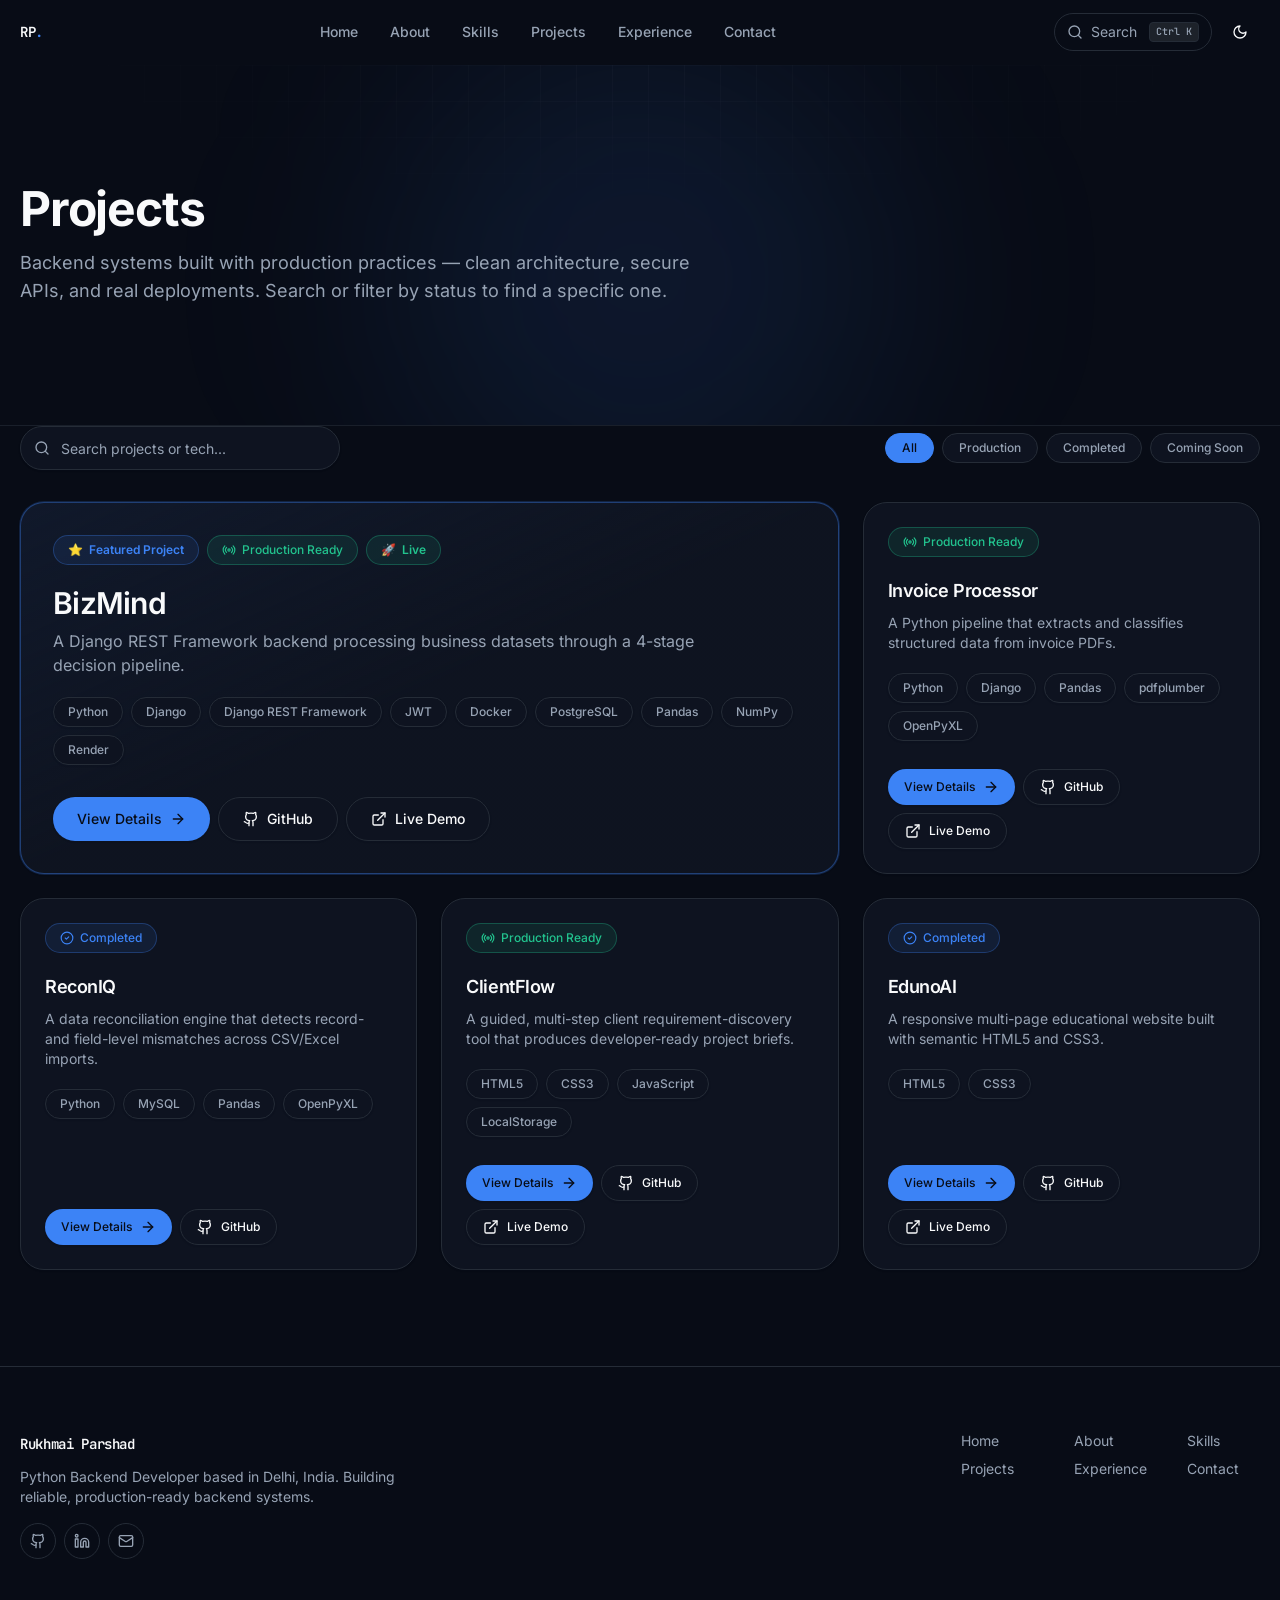
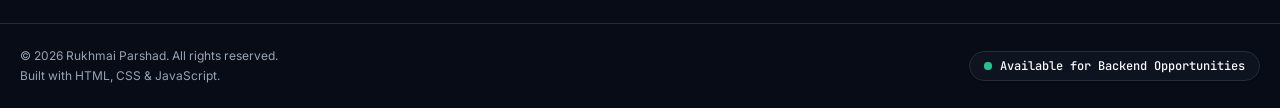
<file: projects.html>
<!DOCTYPE html>
<html class="dark" lang="en" style="color-scheme: dark;"><head><script>(function(){try{var stored=localStorage.getItem('theme')||'dark';if(stored==='system'){stored=window.matchMedia('(prefers-color-scheme: dark)').matches?'dark':'light';}if(stored==='dark'){document.documentElement.classList.add('dark');document.documentElement.style.colorScheme='dark';}else{document.documentElement.style.colorScheme='light';}}catch(e){}})();</script><meta charset="utf-8"/><meta content="width=device-width, initial-scale=1" name="viewport"/><link as="font" crossorigin="" href="fonts/inter-variable.woff2" rel="preload" type="font/woff2"/><link as="font" crossorigin="" href="fonts/jetbrains-mono-variable.woff2" rel="preload" type="font/woff2"/><link href="css/style.css" rel="stylesheet"/><meta content="" name="next-size-adjust"/><meta content="#F7F5F2" media="(prefers-color-scheme: light)" name="theme-color"/><meta content="#0B0F17" media="(prefers-color-scheme: dark)" name="theme-color"/><title>Projects — Rukhmai Parshad</title><meta content="Backend projects built by Rukhmai Parshad — Python &amp; Django Developer specializing in Django REST Framework, JWT authentication, REST API design, and relational databases including MySQL, MS SQL Server, and SQLite. Based in Delhi, India." name="description"/><meta content="Rukhmai Parshad" name="application-name"/><link href="https://rukhmaiparshad.dev" rel="author"/><meta content="Rukhmai Parshad" name="author"/><link href="manifest.webmanifest" rel="manifest"/><meta content="Rukhmai Parshad,Python Developer,Django Developer,Django REST Framework Developer,Backend Developer,REST API Development,JWT Authentication,PostgreSQL,MySQL,MS SQL Server" name="keywords"/><meta content="Rukhmai Parshad" name="creator"/><meta content="index, follow" name="robots"/><meta content="index, follow, max-image-preview:large, max-snippet:-1" name="googlebot"/><link href="https://rukhmaiparshad.dev/projects" rel="canonical"/><meta content="Projects — Rukhmai Parshad" property="og:title"/><meta content="Backend projects built by Rukhmai Parshad — Python &amp; Django Developer specializing in Django REST Framework, JWT authentication, REST API design, and relational databases including MySQL, MS SQL Server, and SQLite. Based in Delhi, India." property="og:description"/><meta content="https://rukhmaiparshad.dev/projects" property="og:url"/><meta content="summary" name="twitter:card"/><meta content="Projects — Rukhmai Parshad" name="twitter:title"/><meta content="Backend projects built by Rukhmai Parshad — Python &amp; Django Developer specializing in Django REST Framework, JWT authentication, REST API design, and relational databases including MySQL, MS SQL Server, and SQLite. Based in Delhi, India." name="twitter:description"/><link href="favicon.svg" rel="icon" type="image/svg+xml"/><link href="favicon-32x32.png" rel="icon" sizes="32x32" type="image/png"/><link href="apple-touch-icon.png" rel="apple-touch-icon" sizes="180x180"/></head><body class="__variable_53f2d8 __variable_4a860e font-sans"><div hidden=""></div><a class="sr-only focus:not-sr-only focus:fixed focus:left-4 focus:top-4 focus:z-[100] focus:rounded-md focus:bg-accent focus:px-4 focus:py-2 focus:text-accent-foreground" href="#main-content">Skip to main content</a><div aria-hidden="true" class="fixed inset-x-0 top-0 z-[60] h-[3px] origin-left bg-accent transition-transform duration-150 ease-out" id="scroll-progress-bar" style="transform:scaleX(0)"></div><div id="top"></div><header class="animate-fade-up sticky top-0 z-50 w-full border-b transition-all duration-300 border-transparent bg-transparent" id="site-header"><div class="container flex h-16 items-center justify-between gap-4"><a class="font-mono text-sm font-semibold tracking-tight text-foreground" href="#top">RP<span class="text-accent">.</span></a><nav aria-label="Primary" class="hidden items-center gap-1 md:flex"><a class="rounded-full px-3.5 py-2 text-sm font-medium text-muted-foreground transition-colors hover:bg-secondary hover:text-foreground active:scale-[0.97] active:bg-secondary/80 dark:active:scale-100 dark:active:bg-secondary" href="#top">Home</a><a class="rounded-full px-3.5 py-2 text-sm font-medium text-muted-foreground transition-colors hover:bg-secondary hover:text-foreground active:scale-[0.97] active:bg-secondary/80 dark:active:scale-100 dark:active:bg-secondary" href="#about">About</a><a class="rounded-full px-3.5 py-2 text-sm font-medium text-muted-foreground transition-colors hover:bg-secondary hover:text-foreground active:scale-[0.97] active:bg-secondary/80 dark:active:scale-100 dark:active:bg-secondary" href="#skills">Skills</a><a class="rounded-full px-3.5 py-2 text-sm font-medium text-muted-foreground transition-colors hover:bg-secondary hover:text-foreground active:scale-[0.97] active:bg-secondary/80 dark:active:scale-100 dark:active:bg-secondary" href="#projects">Projects</a><a class="rounded-full px-3.5 py-2 text-sm font-medium text-muted-foreground transition-colors hover:bg-secondary hover:text-foreground active:scale-[0.97] active:bg-secondary/80 dark:active:scale-100 dark:active:bg-secondary" href="#experience">Experience</a><a class="rounded-full px-3.5 py-2 text-sm font-medium text-muted-foreground transition-colors hover:bg-secondary hover:text-foreground active:scale-[0.97] active:bg-secondary/80 dark:active:scale-100 dark:active:bg-secondary" href="#contact">Contact</a></nav><div class="flex items-center gap-2"><button aria-label="Open command palette" class="hidden items-center gap-2 rounded-full border border-border px-3 py-2 text-sm text-muted-foreground transition-colors hover:bg-secondary hover:text-foreground sm:flex command-palette-trigger" id="command-palette-trigger-0" type="button"><svg class="lucide lucide-search h-4 w-4" fill="none" height="24" stroke="currentColor" stroke-linecap="round" stroke-linejoin="round" stroke-width="2" viewbox="0 0 24 24" width="24" xmlns="http://www.w3.org/2000/svg"><circle cx="11" cy="11" r="8"></circle><path d="m21 21-4.3-4.3"></path></svg><span>Search</span><kbd class="inline-flex h-5 min-w-[1.25rem] items-center justify-center rounded border border-border bg-secondary px-1.5 font-mono text-[10px] font-medium text-muted-foreground ml-1">Ctrl K</kbd></button><button aria-label="Open command palette" class="flex h-10 w-10 items-center justify-center rounded-full text-muted-foreground transition-colors hover:bg-secondary hover:text-foreground sm:hidden command-palette-trigger" id="command-palette-trigger-1" type="button"><svg class="lucide lucide-search h-4 w-4" fill="none" height="24" stroke="currentColor" stroke-linecap="round" stroke-linejoin="round" stroke-width="2" viewbox="0 0 24 24" width="24" xmlns="http://www.w3.org/2000/svg"><circle cx="11" cy="11" r="8"></circle><path d="m21 21-4.3-4.3"></path></svg></button><span class="relative inline-flex" id="theme-toggle-wrapper"><button aria-expanded="false" aria-haspopup="menu" aria-label="Toggle theme" class="inline-flex items-center justify-center gap-2 whitespace-nowrap rounded-full text-sm font-medium transition-all duration-300 disabled:pointer-events-none disabled:opacity-50 focus-visible:outline focus-visible:outline-2 focus-visible:outline-offset-2 focus-visible:outline-ring [&amp;_svg]:pointer-events-none [&amp;_svg]:size-4 [&amp;_svg]:shrink-0 text-foreground hover:bg-secondary active:scale-[0.98] dark:active:scale-100 h-10 w-10 relative" data-state="closed" id="theme-toggle-trigger" type="button"><svg class="lucide lucide-sun h-[1.15rem] w-[1.15rem] transition-all -rotate-90 scale-0" fill="none" height="24" stroke="currentColor" stroke-linecap="round" stroke-linejoin="round" stroke-width="2" viewbox="0 0 24 24" width="24" xmlns="http://www.w3.org/2000/svg"><circle cx="12" cy="12" r="4"></circle><path d="M12 2v2"></path><path d="M12 20v2"></path><path d="m4.93 4.93 1.41 1.41"></path><path d="m17.66 17.66 1.41 1.41"></path><path d="M2 12h2"></path><path d="M20 12h2"></path><path d="m6.34 17.66-1.41 1.41"></path><path d="m19.07 4.93-1.41 1.41"></path></svg><svg class="lucide lucide-moon absolute h-[1.15rem] w-[1.15rem] transition-all rotate-0 scale-100" fill="none" height="24" stroke="currentColor" stroke-linecap="round" stroke-linejoin="round" stroke-width="2" viewbox="0 0 24 24" width="24" xmlns="http://www.w3.org/2000/svg"><path d="M12 3a6 6 0 0 0 9 9 9 9 0 1 1-9-9Z"></path></svg></button>
<div aria-orientation="vertical" class="absolute right-0 z-50 mt-2 min-w-[10rem] overflow-hidden rounded-lg border border-border bg-popover p-1 text-popover-foreground shadow-elevated data-[state=open]:animate-in data-[state=closed]:animate-out data-[state=closed]:fade-out-0 data-[state=open]:fade-in-0 data-[state=closed]:zoom-out-95 data-[state=open]:zoom-in-95 data-[state=open]:slide-in-from-top-2" data-state="closed" hidden="" id="theme-menu" role="menu" style="top:100%;">
<div class="relative flex cursor-pointer select-none items-center gap-2 rounded-md px-2 py-1.5 text-sm outline-none transition-colors hover:bg-secondary justify-between" data-theme-value="light" role="menuitem">
<span class="flex items-center gap-2"><svg class="lucide lucide-sun h-4 w-4" fill="none" height="24" stroke="currentColor" stroke-linecap="round" stroke-linejoin="round" stroke-width="2" viewbox="0 0 24 24" width="24" xmlns="http://www.w3.org/2000/svg"><circle cx="12" cy="12" r="4"></circle><path d="M12 2v2"></path><path d="M12 20v2"></path><path d="m4.93 4.93 1.41 1.41"></path><path d="m17.66 17.66 1.41 1.41"></path><path d="M2 12h2"></path><path d="M20 12h2"></path><path d="m6.34 17.66-1.41 1.41"></path><path d="m19.07 4.93-1.41 1.41"></path></svg>Light</span>
<span aria-hidden="true" class="text-accent theme-dot" hidden="">•</span>
</div>
<div class="relative flex cursor-pointer select-none items-center gap-2 rounded-md px-2 py-1.5 text-sm outline-none transition-colors hover:bg-secondary justify-between" data-theme-value="dark" role="menuitem">
<span class="flex items-center gap-2"><svg class="lucide lucide-moon h-4 w-4" fill="none" height="24" stroke="currentColor" stroke-linecap="round" stroke-linejoin="round" stroke-width="2" viewbox="0 0 24 24" width="24" xmlns="http://www.w3.org/2000/svg"><path d="M12 3a6 6 0 0 0 9 9 9 9 0 1 1-9-9Z"></path></svg>Dark</span>
<span aria-hidden="true" class="text-accent theme-dot" hidden="">•</span>
</div>
<div class="relative flex cursor-pointer select-none items-center gap-2 rounded-md px-2 py-1.5 text-sm outline-none transition-colors hover:bg-secondary justify-between" data-theme-value="system" role="menuitem">
<span class="flex items-center gap-2"><svg class="lucide lucide-laptop h-4 w-4" fill="none" height="24" stroke="currentColor" stroke-linecap="round" stroke-linejoin="round" stroke-width="2" viewbox="0 0 24 24" width="24" xmlns="http://www.w3.org/2000/svg"><path d="M20 16V7a2 2 0 0 0-2-2H6a2 2 0 0 0-2 2v9m16 0H4m16 0 1.28 2.55a1 1 0 0 1-.9 1.45H3.62a1 1 0 0 1-.9-1.45L4 16"></path></svg>System</span>
<span aria-hidden="true" class="text-accent theme-dot" hidden="">•</span>
</div>
</div>
</span><button aria-controls="radix-_R_4slb_" aria-expanded="false" aria-haspopup="dialog" aria-label="Open menu" class="inline-flex items-center justify-center gap-2 whitespace-nowrap rounded-full text-sm font-medium transition-all duration-300 disabled:pointer-events-none disabled:opacity-50 focus-visible:outline focus-visible:outline-2 focus-visible:outline-offset-2 focus-visible:outline-ring [&amp;_svg]:pointer-events-none [&amp;_svg]:size-4 [&amp;_svg]:shrink-0 text-foreground hover:bg-secondary active:scale-[0.98] dark:active:scale-100 h-10 w-10 md:hidden" data-state="closed" id="mobile-menu-trigger" type="button"><svg class="lucide lucide-menu h-5 w-5" fill="none" height="24" stroke="currentColor" stroke-linecap="round" stroke-linejoin="round" stroke-width="2" viewbox="0 0 24 24" width="24" xmlns="http://www.w3.org/2000/svg"><line x1="4" x2="20" y1="12" y2="12"></line><line x1="4" x2="20" y1="6" y2="6"></line><line x1="4" x2="20" y1="18" y2="18"></line></svg></button></div></div></header><main class="flex min-h-screen flex-col" id="main-content"><section aria-labelledby="projects-page-heading" class="relative overflow-hidden section-padding"><div aria-hidden="true" class="pointer-events-none absolute inset-0 -z-10 overflow-hidden"><div class="absolute inset-0 opacity-[0.4] [mask-image:radial-gradient(ellipse_65%_55%_at_50%_0%,black,transparent_75%)]" style="background-image: linear-gradient(to right, hsl(var(--foreground) / 0.06) 1px, transparent 1px), linear-gradient(to bottom, hsl(var(--foreground) / 0.06) 1px, transparent 1px); background-size: 36px 36px;"></div><div class="absolute left-1/2 top-[-12%] h-[36rem] w-[36rem] -translate-x-1/2 rounded-full bg-accent/[0.06] blur-[130px] dark:h-[32rem] dark:w-[32rem] dark:bg-accent/10 dark:blur-[110px]"></div></div><div class="container relative"><h1 class="text-balance text-4xl font-bold tracking-tight sm:text-5xl" id="projects-page-heading">Projects</h1><p class="mt-4 max-w-2xl text-lg text-muted-foreground">Backend systems built with production practices — clean architecture, secure APIs, and real deployments. Search or filter by status to find a specific one.</p></div></section><section aria-label="All projects" class="border-t border-border/60 pb-16 sm:pb-20 lg:pb-24"><div class="container"><div><div class="mb-8 flex flex-col gap-4 sm:flex-row sm:items-center sm:justify-between"><label class="relative w-full sm:max-w-xs"><span class="sr-only">Search projects</span><svg aria-hidden="true" class="lucide lucide-search pointer-events-none absolute left-3.5 top-1/2 h-4 w-4 -translate-y-1/2 text-muted-foreground" fill="none" height="24" stroke="currentColor" stroke-linecap="round" stroke-linejoin="round" stroke-width="2" viewbox="0 0 24 24" width="24" xmlns="http://www.w3.org/2000/svg"><circle cx="11" cy="11" r="8"></circle><path d="m21 21-4.3-4.3"></path></svg><input class="h-11 w-full rounded-full border border-border bg-card pl-10 pr-4 text-sm text-foreground shadow-subtle outline-none transition-colors placeholder:text-muted-foreground focus-visible:border-accent/50 focus-visible:ring-2 focus-visible:ring-ring" placeholder="Search projects or tech..." type="text" value=""/></label><div aria-label="Filter projects by status" class="flex flex-wrap items-center gap-2" role="group"><button aria-pressed="true" class="rounded-full border px-4 py-1.5 text-xs font-medium transition-colors duration-200 border-accent bg-accent text-accent-foreground" type="button">All</button><button aria-pressed="false" class="rounded-full border px-4 py-1.5 text-xs font-medium transition-colors duration-200 border-border bg-card text-muted-foreground hover:border-accent/40 hover:text-foreground" type="button">Production</button><button aria-pressed="false" class="rounded-full border px-4 py-1.5 text-xs font-medium transition-colors duration-200 border-border bg-card text-muted-foreground hover:border-accent/40 hover:text-foreground" type="button">Completed</button><button aria-pressed="false" class="rounded-full border px-4 py-1.5 text-xs font-medium transition-colors duration-200 border-border bg-card text-muted-foreground hover:border-accent/40 hover:text-foreground" type="button">Coming Soon</button></div></div><ul class="grid sm:grid-cols-2 lg:grid-cols-3 gap-6"><li class="h-full sm:col-span-2" style="opacity: 1; transform: none;"><div class="h-full"><article class="flex h-full flex-col rounded-xl border bg-card shadow-subtle transition-all duration-300 hover:-translate-y-1 hover:shadow-elevated dark:hover:-translate-y-0.5 gap-5 border-accent/40 bg-gradient-to-br from-accent/5 via-card to-card p-7 ring-1 ring-accent/20 sm:p-8"><div class="flex flex-wrap items-center gap-2"><span class="inline-flex items-center gap-1.5 rounded-full border border-accent/30 bg-accent/10 px-3.5 py-1.5 text-xs font-semibold transition-colors duration-300 text-accent"><span aria-hidden="true">⭐</span>Featured Project</span><span class="inline-flex items-center gap-1.5 rounded-full border px-3.5 py-1.5 text-xs font-medium transition-colors duration-300 border-success/30 bg-success/10 text-success"><svg aria-hidden="true" class="lucide lucide-radio h-3.5 w-3.5" fill="none" height="24" stroke="currentColor" stroke-linecap="round" stroke-linejoin="round" stroke-width="2" viewbox="0 0 24 24" width="24" xmlns="http://www.w3.org/2000/svg"><path d="M4.9 19.1C1 15.2 1 8.8 4.9 4.9"></path><path d="M7.8 16.2c-2.3-2.3-2.3-6.1 0-8.5"></path><circle cx="12" cy="12" r="2"></circle><path d="M16.2 7.8c2.3 2.3 2.3 6.1 0 8.5"></path><path d="M19.1 4.9C23 8.8 23 15.1 19.1 19"></path></svg>Production Ready</span><span class="inline-flex items-center gap-1.5 rounded-full border border-success/30 bg-success/10 px-3.5 py-1.5 text-xs font-semibold transition-colors duration-300 text-success"><span aria-hidden="true">🚀</span>Live</span></div><div><h3 class="font-semibold text-foreground text-2xl sm:text-3xl"><a class="focus-visible:underline focus-visible:outline-none" href="projects/bizmind.html">BizMind</a></h3><p class="mt-2 text-muted-foreground max-w-2xl text-base">A Django REST Framework backend processing business datasets through a 4-stage decision pipeline.</p></div><ul aria-label="BizMind tech stack" class="flex flex-wrap gap-2"><li><span class="inline-flex items-center rounded-full border border-border bg-card px-3.5 py-1.5 text-xs font-medium text-muted-foreground shadow-subtle transition-colors duration-300 hover:border-accent/30 hover:text-foreground">Python</span></li><li><span class="inline-flex items-center rounded-full border border-border bg-card px-3.5 py-1.5 text-xs font-medium text-muted-foreground shadow-subtle transition-colors duration-300 hover:border-accent/30 hover:text-foreground">Django</span></li><li><span class="inline-flex items-center rounded-full border border-border bg-card px-3.5 py-1.5 text-xs font-medium text-muted-foreground shadow-subtle transition-colors duration-300 hover:border-accent/30 hover:text-foreground">Django REST Framework</span></li><li><span class="inline-flex items-center rounded-full border border-border bg-card px-3.5 py-1.5 text-xs font-medium text-muted-foreground shadow-subtle transition-colors duration-300 hover:border-accent/30 hover:text-foreground">JWT</span></li><li><span class="inline-flex items-center rounded-full border border-border bg-card px-3.5 py-1.5 text-xs font-medium text-muted-foreground shadow-subtle transition-colors duration-300 hover:border-accent/30 hover:text-foreground">Docker</span></li><li><span class="inline-flex items-center rounded-full border border-border bg-card px-3.5 py-1.5 text-xs font-medium text-muted-foreground shadow-subtle transition-colors duration-300 hover:border-accent/30 hover:text-foreground">PostgreSQL</span></li><li><span class="inline-flex items-center rounded-full border border-border bg-card px-3.5 py-1.5 text-xs font-medium text-muted-foreground shadow-subtle transition-colors duration-300 hover:border-accent/30 hover:text-foreground">Pandas</span></li><li><span class="inline-flex items-center rounded-full border border-border bg-card px-3.5 py-1.5 text-xs font-medium text-muted-foreground shadow-subtle transition-colors duration-300 hover:border-accent/30 hover:text-foreground">NumPy</span></li><li><span class="inline-flex items-center rounded-full border border-border bg-card px-3.5 py-1.5 text-xs font-medium text-muted-foreground shadow-subtle transition-colors duration-300 hover:border-accent/30 hover:text-foreground">Render</span></li></ul><div class="mt-auto flex flex-wrap items-center gap-2 pt-2"><a class="inline-flex items-center justify-center gap-2 whitespace-nowrap rounded-full text-sm font-medium transition-all duration-300 disabled:pointer-events-none disabled:opacity-50 focus-visible:outline focus-visible:outline-2 focus-visible:outline-offset-2 focus-visible:outline-ring [&amp;_svg]:pointer-events-none [&amp;_svg]:size-4 [&amp;_svg]:shrink-0 bg-accent text-accent-foreground shadow-subtle hover:-translate-y-0.5 hover:shadow-elevated active:translate-y-0 active:scale-[0.98] active:shadow-subtle dark:active:scale-100 h-11 px-6 py-2" href="projects/bizmind.html">View Details<svg aria-hidden="true" class="lucide lucide-arrow-right h-3.5 w-3.5" fill="none" height="24" stroke="currentColor" stroke-linecap="round" stroke-linejoin="round" stroke-width="2" viewbox="0 0 24 24" width="24" xmlns="http://www.w3.org/2000/svg"><path d="M5 12h14"></path><path d="m12 5 7 7-7 7"></path></svg></a><a class="inline-flex items-center justify-center gap-2 whitespace-nowrap rounded-full text-sm font-medium transition-all duration-300 disabled:pointer-events-none disabled:opacity-50 focus-visible:outline focus-visible:outline-2 focus-visible:outline-offset-2 focus-visible:outline-ring [&amp;_svg]:pointer-events-none [&amp;_svg]:size-4 [&amp;_svg]:shrink-0 border border-border bg-card text-foreground shadow-subtle hover:-translate-y-0.5 hover:border-accent/30 hover:bg-secondary hover:shadow-elevated active:translate-y-0 active:scale-[0.98] active:shadow-subtle dark:active:scale-100 h-11 px-6 py-2" href="https://github.com/Rukhmai-Parshad/bizmind" rel="noopener noreferrer" target="_blank"><svg aria-hidden="true" class="lucide lucide-github h-3.5 w-3.5" fill="none" height="24" stroke="currentColor" stroke-linecap="round" stroke-linejoin="round" stroke-width="2" viewbox="0 0 24 24" width="24" xmlns="http://www.w3.org/2000/svg"><path d="M15 22v-4a4.8 4.8 0 0 0-1-3.5c3 0 6-2 6-5.5.08-1.25-.27-2.48-1-3.5.28-1.15.28-2.35 0-3.5 0 0-1 0-3 1.5-2.64-.5-5.36-.5-8 0C6 2 5 2 5 2c-.3 1.15-.3 2.35 0 3.5A5.403 5.403 0 0 0 4 9c0 3.5 3 5.5 6 5.5-.39.49-.68 1.05-.85 1.65-.17.6-.22 1.23-.15 1.85v4"></path><path d="M9 18c-4.51 2-5-2-7-2"></path></svg>GitHub</a><a class="inline-flex items-center justify-center gap-2 whitespace-nowrap rounded-full text-sm font-medium transition-all duration-300 disabled:pointer-events-none disabled:opacity-50 focus-visible:outline focus-visible:outline-2 focus-visible:outline-offset-2 focus-visible:outline-ring [&amp;_svg]:pointer-events-none [&amp;_svg]:size-4 [&amp;_svg]:shrink-0 border border-border bg-card text-foreground shadow-subtle hover:-translate-y-0.5 hover:border-accent/30 hover:bg-secondary hover:shadow-elevated active:translate-y-0 active:scale-[0.98] active:shadow-subtle dark:active:scale-100 h-11 px-6 py-2" href="https://bizmind-4un7.onrender.com/" rel="noopener noreferrer" target="_blank"><svg aria-hidden="true" class="lucide lucide-external-link h-3.5 w-3.5" fill="none" height="24" stroke="currentColor" stroke-linecap="round" stroke-linejoin="round" stroke-width="2" viewbox="0 0 24 24" width="24" xmlns="http://www.w3.org/2000/svg"><path d="M15 3h6v6"></path><path d="M10 14 21 3"></path><path d="M18 13v6a2 2 0 0 1-2 2H5a2 2 0 0 1-2-2V8a2 2 0 0 1 2-2h6"></path></svg>Live Demo</a></div></article></div></li><li class="h-full" style="opacity: 1; transform: none;"><div class="h-full"><article class="flex h-full flex-col rounded-xl border bg-card shadow-subtle transition-all duration-300 hover:-translate-y-1 hover:shadow-elevated dark:hover:-translate-y-0.5 gap-5 border-border p-6"><div class="flex flex-wrap items-center gap-2"><span class="inline-flex items-center gap-1.5 rounded-full border px-3.5 py-1.5 text-xs font-medium transition-colors duration-300 border-success/30 bg-success/10 text-success"><svg aria-hidden="true" class="lucide lucide-radio h-3.5 w-3.5" fill="none" height="24" stroke="currentColor" stroke-linecap="round" stroke-linejoin="round" stroke-width="2" viewbox="0 0 24 24" width="24" xmlns="http://www.w3.org/2000/svg"><path d="M4.9 19.1C1 15.2 1 8.8 4.9 4.9"></path><path d="M7.8 16.2c-2.3-2.3-2.3-6.1 0-8.5"></path><circle cx="12" cy="12" r="2"></circle><path d="M16.2 7.8c2.3 2.3 2.3 6.1 0 8.5"></path><path d="M19.1 4.9C23 8.8 23 15.1 19.1 19"></path></svg>Production Ready</span></div><div><h3 class="font-semibold text-foreground text-lg"><a class="focus-visible:underline focus-visible:outline-none" href="projects/invoice-processor.html">Invoice Processor</a></h3><p class="mt-2 text-muted-foreground text-sm">A Python pipeline that extracts and classifies structured data from invoice PDFs.</p></div><ul aria-label="Invoice Processor tech stack" class="flex flex-wrap gap-2"><li><span class="inline-flex items-center rounded-full border border-border bg-card px-3.5 py-1.5 text-xs font-medium text-muted-foreground shadow-subtle transition-colors duration-300 hover:border-accent/30 hover:text-foreground">Python</span></li><li><span class="inline-flex items-center rounded-full border border-border bg-card px-3.5 py-1.5 text-xs font-medium text-muted-foreground shadow-subtle transition-colors duration-300 hover:border-accent/30 hover:text-foreground">Django</span></li><li><span class="inline-flex items-center rounded-full border border-border bg-card px-3.5 py-1.5 text-xs font-medium text-muted-foreground shadow-subtle transition-colors duration-300 hover:border-accent/30 hover:text-foreground">Pandas</span></li><li><span class="inline-flex items-center rounded-full border border-border bg-card px-3.5 py-1.5 text-xs font-medium text-muted-foreground shadow-subtle transition-colors duration-300 hover:border-accent/30 hover:text-foreground">pdfplumber</span></li><li><span class="inline-flex items-center rounded-full border border-border bg-card px-3.5 py-1.5 text-xs font-medium text-muted-foreground shadow-subtle transition-colors duration-300 hover:border-accent/30 hover:text-foreground">OpenPyXL</span></li></ul><div class="mt-auto flex flex-wrap items-center gap-2 pt-2"><a class="inline-flex items-center justify-center gap-2 whitespace-nowrap rounded-full font-medium transition-all duration-300 disabled:pointer-events-none disabled:opacity-50 focus-visible:outline focus-visible:outline-2 focus-visible:outline-offset-2 focus-visible:outline-ring [&amp;_svg]:pointer-events-none [&amp;_svg]:size-4 [&amp;_svg]:shrink-0 bg-accent text-accent-foreground shadow-subtle hover:-translate-y-0.5 hover:shadow-elevated active:translate-y-0 active:scale-[0.98] active:shadow-subtle dark:active:scale-100 h-9 px-4 text-xs" href="projects/invoice-processor.html">View Details<svg aria-hidden="true" class="lucide lucide-arrow-right h-3.5 w-3.5" fill="none" height="24" stroke="currentColor" stroke-linecap="round" stroke-linejoin="round" stroke-width="2" viewbox="0 0 24 24" width="24" xmlns="http://www.w3.org/2000/svg"><path d="M5 12h14"></path><path d="m12 5 7 7-7 7"></path></svg></a><a class="inline-flex items-center justify-center gap-2 whitespace-nowrap rounded-full font-medium transition-all duration-300 disabled:pointer-events-none disabled:opacity-50 focus-visible:outline focus-visible:outline-2 focus-visible:outline-offset-2 focus-visible:outline-ring [&amp;_svg]:pointer-events-none [&amp;_svg]:size-4 [&amp;_svg]:shrink-0 border border-border bg-card text-foreground shadow-subtle hover:-translate-y-0.5 hover:border-accent/30 hover:bg-secondary hover:shadow-elevated active:translate-y-0 active:scale-[0.98] active:shadow-subtle dark:active:scale-100 h-9 px-4 text-xs" href="https://github.com/Rukhmai-Parshad/invoice-processor" rel="noopener noreferrer" target="_blank"><svg aria-hidden="true" class="lucide lucide-github h-3.5 w-3.5" fill="none" height="24" stroke="currentColor" stroke-linecap="round" stroke-linejoin="round" stroke-width="2" viewbox="0 0 24 24" width="24" xmlns="http://www.w3.org/2000/svg"><path d="M15 22v-4a4.8 4.8 0 0 0-1-3.5c3 0 6-2 6-5.5.08-1.25-.27-2.48-1-3.5.28-1.15.28-2.35 0-3.5 0 0-1 0-3 1.5-2.64-.5-5.36-.5-8 0C6 2 5 2 5 2c-.3 1.15-.3 2.35 0 3.5A5.403 5.403 0 0 0 4 9c0 3.5 3 5.5 6 5.5-.39.49-.68 1.05-.85 1.65-.17.6-.22 1.23-.15 1.85v4"></path><path d="M9 18c-4.51 2-5-2-7-2"></path></svg>GitHub</a><a class="inline-flex items-center justify-center gap-2 whitespace-nowrap rounded-full font-medium transition-all duration-300 disabled:pointer-events-none disabled:opacity-50 focus-visible:outline focus-visible:outline-2 focus-visible:outline-offset-2 focus-visible:outline-ring [&amp;_svg]:pointer-events-none [&amp;_svg]:size-4 [&amp;_svg]:shrink-0 border border-border bg-card text-foreground shadow-subtle hover:-translate-y-0.5 hover:border-accent/30 hover:bg-secondary hover:shadow-elevated active:translate-y-0 active:scale-[0.98] active:shadow-subtle dark:active:scale-100 h-9 px-4 text-xs" href="https://invoice-processor-zfxc.onrender.com/" rel="noopener noreferrer" target="_blank"><svg aria-hidden="true" class="lucide lucide-external-link h-3.5 w-3.5" fill="none" height="24" stroke="currentColor" stroke-linecap="round" stroke-linejoin="round" stroke-width="2" viewbox="0 0 24 24" width="24" xmlns="http://www.w3.org/2000/svg"><path d="M15 3h6v6"></path><path d="M10 14 21 3"></path><path d="M18 13v6a2 2 0 0 1-2 2H5a2 2 0 0 1-2-2V8a2 2 0 0 1 2-2h6"></path></svg>Live Demo</a></div></article></div></li><li class="h-full" style="opacity: 1; transform: none;"><div class="h-full"><article class="flex h-full flex-col rounded-xl border bg-card shadow-subtle transition-all duration-300 hover:-translate-y-1 hover:shadow-elevated dark:hover:-translate-y-0.5 gap-5 border-border p-6"><div class="flex flex-wrap items-center gap-2"><span class="inline-flex items-center gap-1.5 rounded-full border px-3.5 py-1.5 text-xs font-medium transition-colors duration-300 border-accent/30 bg-accent/10 text-accent"><svg aria-hidden="true" class="lucide lucide-circle-check h-3.5 w-3.5" fill="none" height="24" stroke="currentColor" stroke-linecap="round" stroke-linejoin="round" stroke-width="2" viewbox="0 0 24 24" width="24" xmlns="http://www.w3.org/2000/svg"><circle cx="12" cy="12" r="10"></circle><path d="m9 12 2 2 4-4"></path></svg>Completed</span></div><div><h3 class="font-semibold text-foreground text-lg"><a class="focus-visible:underline focus-visible:outline-none" href="projects/reconiq.html">ReconIQ</a></h3><p class="mt-2 text-muted-foreground text-sm">A data reconciliation engine that detects record- and field-level mismatches across CSV/Excel imports.</p></div><ul aria-label="ReconIQ tech stack" class="flex flex-wrap gap-2"><li><span class="inline-flex items-center rounded-full border border-border bg-card px-3.5 py-1.5 text-xs font-medium text-muted-foreground shadow-subtle transition-colors duration-300 hover:border-accent/30 hover:text-foreground">Python</span></li><li><span class="inline-flex items-center rounded-full border border-border bg-card px-3.5 py-1.5 text-xs font-medium text-muted-foreground shadow-subtle transition-colors duration-300 hover:border-accent/30 hover:text-foreground">MySQL</span></li><li><span class="inline-flex items-center rounded-full border border-border bg-card px-3.5 py-1.5 text-xs font-medium text-muted-foreground shadow-subtle transition-colors duration-300 hover:border-accent/30 hover:text-foreground">Pandas</span></li><li><span class="inline-flex items-center rounded-full border border-border bg-card px-3.5 py-1.5 text-xs font-medium text-muted-foreground shadow-subtle transition-colors duration-300 hover:border-accent/30 hover:text-foreground">OpenPyXL</span></li></ul><div class="mt-auto flex flex-wrap items-center gap-2 pt-2"><a class="inline-flex items-center justify-center gap-2 whitespace-nowrap rounded-full font-medium transition-all duration-300 disabled:pointer-events-none disabled:opacity-50 focus-visible:outline focus-visible:outline-2 focus-visible:outline-offset-2 focus-visible:outline-ring [&amp;_svg]:pointer-events-none [&amp;_svg]:size-4 [&amp;_svg]:shrink-0 bg-accent text-accent-foreground shadow-subtle hover:-translate-y-0.5 hover:shadow-elevated active:translate-y-0 active:scale-[0.98] active:shadow-subtle dark:active:scale-100 h-9 px-4 text-xs" href="projects/reconiq.html">View Details<svg aria-hidden="true" class="lucide lucide-arrow-right h-3.5 w-3.5" fill="none" height="24" stroke="currentColor" stroke-linecap="round" stroke-linejoin="round" stroke-width="2" viewbox="0 0 24 24" width="24" xmlns="http://www.w3.org/2000/svg"><path d="M5 12h14"></path><path d="m12 5 7 7-7 7"></path></svg></a><a class="inline-flex items-center justify-center gap-2 whitespace-nowrap rounded-full font-medium transition-all duration-300 disabled:pointer-events-none disabled:opacity-50 focus-visible:outline focus-visible:outline-2 focus-visible:outline-offset-2 focus-visible:outline-ring [&amp;_svg]:pointer-events-none [&amp;_svg]:size-4 [&amp;_svg]:shrink-0 border border-border bg-card text-foreground shadow-subtle hover:-translate-y-0.5 hover:border-accent/30 hover:bg-secondary hover:shadow-elevated active:translate-y-0 active:scale-[0.98] active:shadow-subtle dark:active:scale-100 h-9 px-4 text-xs" href="https://github.com/Rukhmai-Parshad/python-database-projects/tree/main/reconiq" rel="noopener noreferrer" target="_blank"><svg aria-hidden="true" class="lucide lucide-github h-3.5 w-3.5" fill="none" height="24" stroke="currentColor" stroke-linecap="round" stroke-linejoin="round" stroke-width="2" viewbox="0 0 24 24" width="24" xmlns="http://www.w3.org/2000/svg"><path d="M15 22v-4a4.8 4.8 0 0 0-1-3.5c3 0 6-2 6-5.5.08-1.25-.27-2.48-1-3.5.28-1.15.28-2.35 0-3.5 0 0-1 0-3 1.5-2.64-.5-5.36-.5-8 0C6 2 5 2 5 2c-.3 1.15-.3 2.35 0 3.5A5.403 5.403 0 0 0 4 9c0 3.5 3 5.5 6 5.5-.39.49-.68 1.05-.85 1.65-.17.6-.22 1.23-.15 1.85v4"></path><path d="M9 18c-4.51 2-5-2-7-2"></path></svg>GitHub</a></div></article></div></li><li class="h-full" style="opacity: 1; transform: none;"><div class="h-full"><article class="flex h-full flex-col rounded-xl border bg-card shadow-subtle transition-all duration-300 hover:-translate-y-1 hover:shadow-elevated dark:hover:-translate-y-0.5 gap-5 border-border p-6"><div class="flex flex-wrap items-center gap-2"><span class="inline-flex items-center gap-1.5 rounded-full border px-3.5 py-1.5 text-xs font-medium transition-colors duration-300 border-success/30 bg-success/10 text-success"><svg aria-hidden="true" class="lucide lucide-radio h-3.5 w-3.5" fill="none" height="24" stroke="currentColor" stroke-linecap="round" stroke-linejoin="round" stroke-width="2" viewbox="0 0 24 24" width="24" xmlns="http://www.w3.org/2000/svg"><path d="M4.9 19.1C1 15.2 1 8.8 4.9 4.9"></path><path d="M7.8 16.2c-2.3-2.3-2.3-6.1 0-8.5"></path><circle cx="12" cy="12" r="2"></circle><path d="M16.2 7.8c2.3 2.3 2.3 6.1 0 8.5"></path><path d="M19.1 4.9C23 8.8 23 15.1 19.1 19"></path></svg>Production Ready</span></div><div><h3 class="font-semibold text-foreground text-lg"><a class="focus-visible:underline focus-visible:outline-none" href="projects/clientflow.html">ClientFlow</a></h3><p class="mt-2 text-muted-foreground text-sm">A guided, multi-step client requirement-discovery tool that produces developer-ready project briefs.</p></div><ul aria-label="ClientFlow tech stack" class="flex flex-wrap gap-2"><li><span class="inline-flex items-center rounded-full border border-border bg-card px-3.5 py-1.5 text-xs font-medium text-muted-foreground shadow-subtle transition-colors duration-300 hover:border-accent/30 hover:text-foreground">HTML5</span></li><li><span class="inline-flex items-center rounded-full border border-border bg-card px-3.5 py-1.5 text-xs font-medium text-muted-foreground shadow-subtle transition-colors duration-300 hover:border-accent/30 hover:text-foreground">CSS3</span></li><li><span class="inline-flex items-center rounded-full border border-border bg-card px-3.5 py-1.5 text-xs font-medium text-muted-foreground shadow-subtle transition-colors duration-300 hover:border-accent/30 hover:text-foreground">JavaScript</span></li><li><span class="inline-flex items-center rounded-full border border-border bg-card px-3.5 py-1.5 text-xs font-medium text-muted-foreground shadow-subtle transition-colors duration-300 hover:border-accent/30 hover:text-foreground">LocalStorage</span></li></ul><div class="mt-auto flex flex-wrap items-center gap-2 pt-2"><a class="inline-flex items-center justify-center gap-2 whitespace-nowrap rounded-full font-medium transition-all duration-300 disabled:pointer-events-none disabled:opacity-50 focus-visible:outline focus-visible:outline-2 focus-visible:outline-offset-2 focus-visible:outline-ring [&amp;_svg]:pointer-events-none [&amp;_svg]:size-4 [&amp;_svg]:shrink-0 bg-accent text-accent-foreground shadow-subtle hover:-translate-y-0.5 hover:shadow-elevated active:translate-y-0 active:scale-[0.98] active:shadow-subtle dark:active:scale-100 h-9 px-4 text-xs" href="projects/clientflow.html">View Details<svg aria-hidden="true" class="lucide lucide-arrow-right h-3.5 w-3.5" fill="none" height="24" stroke="currentColor" stroke-linecap="round" stroke-linejoin="round" stroke-width="2" viewbox="0 0 24 24" width="24" xmlns="http://www.w3.org/2000/svg"><path d="M5 12h14"></path><path d="m12 5 7 7-7 7"></path></svg></a><a class="inline-flex items-center justify-center gap-2 whitespace-nowrap rounded-full font-medium transition-all duration-300 disabled:pointer-events-none disabled:opacity-50 focus-visible:outline focus-visible:outline-2 focus-visible:outline-offset-2 focus-visible:outline-ring [&amp;_svg]:pointer-events-none [&amp;_svg]:size-4 [&amp;_svg]:shrink-0 border border-border bg-card text-foreground shadow-subtle hover:-translate-y-0.5 hover:border-accent/30 hover:bg-secondary hover:shadow-elevated active:translate-y-0 active:scale-[0.98] active:shadow-subtle dark:active:scale-100 h-9 px-4 text-xs" href="https://github.com/Rukhmai-Parshad/clientflow" rel="noopener noreferrer" target="_blank"><svg aria-hidden="true" class="lucide lucide-github h-3.5 w-3.5" fill="none" height="24" stroke="currentColor" stroke-linecap="round" stroke-linejoin="round" stroke-width="2" viewbox="0 0 24 24" width="24" xmlns="http://www.w3.org/2000/svg"><path d="M15 22v-4a4.8 4.8 0 0 0-1-3.5c3 0 6-2 6-5.5.08-1.25-.27-2.48-1-3.5.28-1.15.28-2.35 0-3.5 0 0-1 0-3 1.5-2.64-.5-5.36-.5-8 0C6 2 5 2 5 2c-.3 1.15-.3 2.35 0 3.5A5.403 5.403 0 0 0 4 9c0 3.5 3 5.5 6 5.5-.39.49-.68 1.05-.85 1.65-.17.6-.22 1.23-.15 1.85v4"></path><path d="M9 18c-4.51 2-5-2-7-2"></path></svg>GitHub</a><a class="inline-flex items-center justify-center gap-2 whitespace-nowrap rounded-full font-medium transition-all duration-300 disabled:pointer-events-none disabled:opacity-50 focus-visible:outline focus-visible:outline-2 focus-visible:outline-offset-2 focus-visible:outline-ring [&amp;_svg]:pointer-events-none [&amp;_svg]:size-4 [&amp;_svg]:shrink-0 border border-border bg-card text-foreground shadow-subtle hover:-translate-y-0.5 hover:border-accent/30 hover:bg-secondary hover:shadow-elevated active:translate-y-0 active:scale-[0.98] active:shadow-subtle dark:active:scale-100 h-9 px-4 text-xs" href="https://clientflow-green.vercel.app/" rel="noopener noreferrer" target="_blank"><svg aria-hidden="true" class="lucide lucide-external-link h-3.5 w-3.5" fill="none" height="24" stroke="currentColor" stroke-linecap="round" stroke-linejoin="round" stroke-width="2" viewbox="0 0 24 24" width="24" xmlns="http://www.w3.org/2000/svg"><path d="M15 3h6v6"></path><path d="M10 14 21 3"></path><path d="M18 13v6a2 2 0 0 1-2 2H5a2 2 0 0 1-2-2V8a2 2 0 0 1 2-2h6"></path></svg>Live Demo</a></div></article></div></li><li class="h-full" style="opacity: 1; transform: none;"><div class="h-full"><article class="flex h-full flex-col rounded-xl border bg-card shadow-subtle transition-all duration-300 hover:-translate-y-1 hover:shadow-elevated dark:hover:-translate-y-0.5 gap-5 border-border p-6"><div class="flex flex-wrap items-center gap-2"><span class="inline-flex items-center gap-1.5 rounded-full border px-3.5 py-1.5 text-xs font-medium transition-colors duration-300 border-accent/30 bg-accent/10 text-accent"><svg aria-hidden="true" class="lucide lucide-circle-check h-3.5 w-3.5" fill="none" height="24" stroke="currentColor" stroke-linecap="round" stroke-linejoin="round" stroke-width="2" viewbox="0 0 24 24" width="24" xmlns="http://www.w3.org/2000/svg"><circle cx="12" cy="12" r="10"></circle><path d="m9 12 2 2 4-4"></path></svg>Completed</span></div><div><h3 class="font-semibold text-foreground text-lg"><a class="focus-visible:underline focus-visible:outline-none" href="projects/edunoai.html">EdunoAI</a></h3><p class="mt-2 text-muted-foreground text-sm">A responsive multi-page educational website built with semantic HTML5 and CSS3.</p></div><ul aria-label="EdunoAI tech stack" class="flex flex-wrap gap-2"><li><span class="inline-flex items-center rounded-full border border-border bg-card px-3.5 py-1.5 text-xs font-medium text-muted-foreground shadow-subtle transition-colors duration-300 hover:border-accent/30 hover:text-foreground">HTML5</span></li><li><span class="inline-flex items-center rounded-full border border-border bg-card px-3.5 py-1.5 text-xs font-medium text-muted-foreground shadow-subtle transition-colors duration-300 hover:border-accent/30 hover:text-foreground">CSS3</span></li></ul><div class="mt-auto flex flex-wrap items-center gap-2 pt-2"><a class="inline-flex items-center justify-center gap-2 whitespace-nowrap rounded-full font-medium transition-all duration-300 disabled:pointer-events-none disabled:opacity-50 focus-visible:outline focus-visible:outline-2 focus-visible:outline-offset-2 focus-visible:outline-ring [&amp;_svg]:pointer-events-none [&amp;_svg]:size-4 [&amp;_svg]:shrink-0 bg-accent text-accent-foreground shadow-subtle hover:-translate-y-0.5 hover:shadow-elevated active:translate-y-0 active:scale-[0.98] active:shadow-subtle dark:active:scale-100 h-9 px-4 text-xs" href="projects/edunoai.html">View Details<svg aria-hidden="true" class="lucide lucide-arrow-right h-3.5 w-3.5" fill="none" height="24" stroke="currentColor" stroke-linecap="round" stroke-linejoin="round" stroke-width="2" viewbox="0 0 24 24" width="24" xmlns="http://www.w3.org/2000/svg"><path d="M5 12h14"></path><path d="m12 5 7 7-7 7"></path></svg></a><a class="inline-flex items-center justify-center gap-2 whitespace-nowrap rounded-full font-medium transition-all duration-300 disabled:pointer-events-none disabled:opacity-50 focus-visible:outline focus-visible:outline-2 focus-visible:outline-offset-2 focus-visible:outline-ring [&amp;_svg]:pointer-events-none [&amp;_svg]:size-4 [&amp;_svg]:shrink-0 border border-border bg-card text-foreground shadow-subtle hover:-translate-y-0.5 hover:border-accent/30 hover:bg-secondary hover:shadow-elevated active:translate-y-0 active:scale-[0.98] active:shadow-subtle dark:active:scale-100 h-9 px-4 text-xs" href="https://github.com/Rukhmai-Parshad/frontend-projects" rel="noopener noreferrer" target="_blank"><svg aria-hidden="true" class="lucide lucide-github h-3.5 w-3.5" fill="none" height="24" stroke="currentColor" stroke-linecap="round" stroke-linejoin="round" stroke-width="2" viewbox="0 0 24 24" width="24" xmlns="http://www.w3.org/2000/svg"><path d="M15 22v-4a4.8 4.8 0 0 0-1-3.5c3 0 6-2 6-5.5.08-1.25-.27-2.48-1-3.5.28-1.15.28-2.35 0-3.5 0 0-1 0-3 1.5-2.64-.5-5.36-.5-8 0C6 2 5 2 5 2c-.3 1.15-.3 2.35 0 3.5A5.403 5.403 0 0 0 4 9c0 3.5 3 5.5 6 5.5-.39.49-.68 1.05-.85 1.65-.17.6-.22 1.23-.15 1.85v4"></path><path d="M9 18c-4.51 2-5-2-7-2"></path></svg>GitHub</a><a class="inline-flex items-center justify-center gap-2 whitespace-nowrap rounded-full font-medium transition-all duration-300 disabled:pointer-events-none disabled:opacity-50 focus-visible:outline focus-visible:outline-2 focus-visible:outline-offset-2 focus-visible:outline-ring [&amp;_svg]:pointer-events-none [&amp;_svg]:size-4 [&amp;_svg]:shrink-0 border border-border bg-card text-foreground shadow-subtle hover:-translate-y-0.5 hover:border-accent/30 hover:bg-secondary hover:shadow-elevated active:translate-y-0 active:scale-[0.98] active:shadow-subtle dark:active:scale-100 h-9 px-4 text-xs" href="https://hireanintern.in/internship/rukhmai/" rel="noopener noreferrer" target="_blank"><svg aria-hidden="true" class="lucide lucide-external-link h-3.5 w-3.5" fill="none" height="24" stroke="currentColor" stroke-linecap="round" stroke-linejoin="round" stroke-width="2" viewbox="0 0 24 24" width="24" xmlns="http://www.w3.org/2000/svg"><path d="M15 3h6v6"></path><path d="M10 14 21 3"></path><path d="M18 13v6a2 2 0 0 1-2 2H5a2 2 0 0 1-2-2V8a2 2 0 0 1 2-2h6"></path></svg>Live Demo</a></div></article></div></li></ul></div></div></section></main><footer class="border-t border-border"><div class="container flex flex-col gap-10 py-12 md:flex-row md:items-start md:justify-between md:py-16"><div class="max-w-sm space-y-3"><a class="font-mono text-sm font-semibold tracking-tight text-foreground" href="#top">Rukhmai Parshad</a><p class="text-sm text-muted-foreground">Python Backend Developer based in Delhi, India. Building reliable, production-ready backend systems.</p><div class="flex items-center gap-2 pt-1"><a aria-label="GitHub" class="flex h-9 w-9 items-center justify-center rounded-full border border-border text-muted-foreground transition-colors hover:bg-secondary hover:text-foreground" href="https://github.com/Rukhmai-Parshad" rel="noopener noreferrer" target="_blank"><svg class="lucide lucide-github h-4 w-4" fill="none" height="24" stroke="currentColor" stroke-linecap="round" stroke-linejoin="round" stroke-width="2" viewbox="0 0 24 24" width="24" xmlns="http://www.w3.org/2000/svg"><path d="M15 22v-4a4.8 4.8 0 0 0-1-3.5c3 0 6-2 6-5.5.08-1.25-.27-2.48-1-3.5.28-1.15.28-2.35 0-3.5 0 0-1 0-3 1.5-2.64-.5-5.36-.5-8 0C6 2 5 2 5 2c-.3 1.15-.3 2.35 0 3.5A5.403 5.403 0 0 0 4 9c0 3.5 3 5.5 6 5.5-.39.49-.68 1.05-.85 1.65-.17.6-.22 1.23-.15 1.85v4"></path><path d="M9 18c-4.51 2-5-2-7-2"></path></svg></a><a aria-label="LinkedIn" class="flex h-9 w-9 items-center justify-center rounded-full border border-border text-muted-foreground transition-colors hover:bg-secondary hover:text-foreground" href="https://www.linkedin.com/in/rukhmaiparshad" rel="noopener noreferrer" target="_blank"><svg class="lucide lucide-linkedin h-4 w-4" fill="none" height="24" stroke="currentColor" stroke-linecap="round" stroke-linejoin="round" stroke-width="2" viewbox="0 0 24 24" width="24" xmlns="http://www.w3.org/2000/svg"><path d="M16 8a6 6 0 0 1 6 6v7h-4v-7a2 2 0 0 0-2-2 2 2 0 0 0-2 2v7h-4v-7a6 6 0 0 1 6-6z"></path><rect height="12" width="4" x="2" y="9"></rect><circle cx="4" cy="4" r="2"></circle></svg></a><a aria-label="Email" class="flex h-9 w-9 items-center justify-center rounded-full border border-border text-muted-foreground transition-colors hover:bg-secondary hover:text-foreground" href="mailto:rukhmaiparshad@gmail.com"><svg class="lucide lucide-mail h-4 w-4" fill="none" height="24" stroke="currentColor" stroke-linecap="round" stroke-linejoin="round" stroke-width="2" viewbox="0 0 24 24" width="24" xmlns="http://www.w3.org/2000/svg"><rect height="16" rx="2" width="20" x="2" y="4"></rect><path d="m22 7-8.97 5.7a1.94 1.94 0 0 1-2.06 0L2 7"></path></svg></a></div></div><nav aria-label="Footer" class="grid grid-cols-2 gap-x-10 gap-y-2 sm:grid-cols-3"><a class="text-sm text-muted-foreground transition-colors hover:text-foreground" href="#top">Home</a><a class="text-sm text-muted-foreground transition-colors hover:text-foreground" href="#about">About</a><a class="text-sm text-muted-foreground transition-colors hover:text-foreground" href="#skills">Skills</a><a class="text-sm text-muted-foreground transition-colors hover:text-foreground" href="#projects">Projects</a><a class="text-sm text-muted-foreground transition-colors hover:text-foreground" href="#experience">Experience</a><a class="text-sm text-muted-foreground transition-colors hover:text-foreground" href="#contact">Contact</a></nav></div><div class="border-t border-border"><div class="container flex flex-col items-start gap-4 py-6 text-xs text-muted-foreground sm:flex-row sm:items-center sm:justify-between"><div class="space-y-1"><p>© 2026 Rukhmai Parshad. All rights reserved.</p><p>Built with HTML, CSS &amp; JavaScript.</p></div><div class="inline-flex items-center gap-2 rounded-full border border-border bg-card px-3.5 py-1.5 font-mono text-xs text-muted-foreground shadow-subtle"><span aria-hidden="true" class="relative flex h-2 w-2"><span class="absolute inline-flex h-full w-full animate-ping rounded-full bg-success/60"></span><span class="relative inline-flex h-2 w-2 rounded-full bg-success"></span></span><span class="font-medium text-foreground">Available for Backend Opportunities</span></div></div></div></footer><div aria-hidden="true" class="fixed inset-0 z-50 bg-background/70 backdrop-blur-sm data-[state=open]:animate-in data-[state=closed]:animate-out data-[state=closed]:fade-out-0 data-[state=open]:fade-in-0" data-state="closed" hidden="" id="mobile-menu-overlay"></div>
<div aria-label="Mobile menu" aria-modal="true" class="fixed z-50 gap-4 bg-card p-6 text-card-foreground shadow-elevated-lg transition ease-in-out data-[state=closed]:duration-200 data-[state=open]:duration-300 data-[state=open]:animate-in data-[state=closed]:animate-out inset-y-0 right-0 h-full border-l border-border data-[state=closed]:slide-out-to-right data-[state=open]:slide-in-from-right flex w-full flex-col sm:max-w-xs" data-state="closed" hidden="" id="mobile-menu-panel" role="dialog">
<div class="flex flex-col space-y-2 text-center sm:text-left">
<h2 class="text-lg font-semibold text-foreground">Rukhmai</h2>
</div>
<nav aria-label="Mobile" class="mt-6 flex flex-1 flex-col gap-1" data-mobile-menu-nav="">
<a class="rounded-md px-3 py-3 text-base font-medium text-foreground transition-colors hover:bg-secondary" href="#top">Home</a>
<a class="rounded-md px-3 py-3 text-base font-medium text-foreground transition-colors hover:bg-secondary" href="#about">About</a>
<a class="rounded-md px-3 py-3 text-base font-medium text-foreground transition-colors hover:bg-secondary" href="#skills">Skills</a>
<a class="rounded-md px-3 py-3 text-base font-medium text-foreground transition-colors hover:bg-secondary" href="#projects">Projects</a>
<a class="rounded-md px-3 py-3 text-base font-medium text-foreground transition-colors hover:bg-secondary" href="#experience">Experience</a>
<a class="rounded-md px-3 py-3 text-base font-medium text-foreground transition-colors hover:bg-secondary" href="#contact">Contact</a>
</nav>
<button class="mb-2 flex items-center justify-between rounded-md border border-border px-3 py-2.5 text-sm text-muted-foreground transition-colors hover:bg-secondary" id="mobile-search-trigger" type="button">
<span class="flex items-center gap-2">
<svg class="lucide lucide-search h-4 w-4" fill="none" height="24" stroke="currentColor" stroke-linecap="round" stroke-linejoin="round" stroke-width="2" viewbox="0 0 24 24" width="24" xmlns="http://www.w3.org/2000/svg"><circle cx="11" cy="11" r="8"></circle><path d="m21 21-4.3-4.3"></path></svg>
      Search
    </span>
<kbd class="inline-flex h-5 min-w-[1.25rem] items-center justify-center rounded border border-border bg-secondary px-1.5 font-mono text-[10px] font-medium text-muted-foreground">Ctrl K</kbd>
</button>
<div class="flex items-center gap-2 border-t border-border pt-4">
<a aria-label="GitHub profile" class="inline-flex items-center justify-center gap-2 whitespace-nowrap rounded-full text-sm font-medium transition-all duration-300 border border-border bg-card text-foreground shadow-subtle hover:-translate-y-0.5 hover:border-accent/30 hover:bg-secondary hover:shadow-elevated active:translate-y-0 active:scale-[0.98] h-10 w-10" href="https://github.com/Rukhmai-Parshad" rel="noopener noreferrer" target="_blank">
<svg class="lucide lucide-github h-4 w-4" fill="none" height="24" stroke="currentColor" stroke-linecap="round" stroke-linejoin="round" stroke-width="2" viewbox="0 0 24 24" width="24" xmlns="http://www.w3.org/2000/svg"><path d="M15 22v-4a4.8 4.8 0 0 0-1-3.5c3 0 6-2 6-5.5.08-1.25-.27-2.48-1-3.5.28-1.15.28-2.35 0-3.5 0 0-1 0-3 1.5-2.64-.5-5.36-.5-8 0C6 2 5 2 5 2c-.3 1.15-.3 2.35 0 3.5A5.403 5.403 0 0 0 4 9c0 3.5 3 5.5 6 5.5-.39.49-.68 1.05-.85 1.65-.17.6-.22 1.23-.15 1.85v4"></path><path d="M9 18c-4.51 2-5-2-7-2"></path></svg>
</a>
<a aria-label="LinkedIn profile" class="inline-flex items-center justify-center gap-2 whitespace-nowrap rounded-full text-sm font-medium transition-all duration-300 border border-border bg-card text-foreground shadow-subtle hover:-translate-y-0.5 hover:border-accent/30 hover:bg-secondary hover:shadow-elevated active:translate-y-0 active:scale-[0.98] h-10 w-10" href="https://www.linkedin.com/in/rukhmaiparshad" rel="noopener noreferrer" target="_blank">
<svg class="lucide lucide-linkedin h-4 w-4" fill="none" height="24" stroke="currentColor" stroke-linecap="round" stroke-linejoin="round" stroke-width="2" viewbox="0 0 24 24" width="24" xmlns="http://www.w3.org/2000/svg"><path d="M16 8a6 6 0 0 1 6 6v7h-4v-7a2 2 0 0 0-2-2 2 2 0 0 0-2 2v7h-4v-7a6 6 0 0 1 6-6z"></path><rect height="12" width="4" x="2" y="9"></rect><circle cx="4" cy="4" r="2"></circle></svg>
</a>
<a class="inline-flex items-center justify-center gap-2 whitespace-nowrap rounded-full text-sm font-medium transition-all duration-300 bg-accent text-accent-foreground shadow-subtle hover:-translate-y-0.5 hover:shadow-elevated active:translate-y-0 active:scale-[0.98] h-11 px-6 py-2 ml-auto" download="Rukhmai_Parshad_Python_Django_Developer_Resume.pdf" href="resume.pdf">
      Resume
    </a>
</div>
<button aria-label="Close menu" class="absolute right-4 top-4 rounded-md opacity-70 ring-offset-background transition-opacity hover:opacity-100" id="mobile-menu-close" type="button">
<svg class="lucide lucide-x h-5 w-5" fill="none" height="24" stroke="currentColor" stroke-linecap="round" stroke-linejoin="round" stroke-width="2" viewbox="0 0 24 24" width="24" xmlns="http://www.w3.org/2000/svg"><path d="M18 6 6 18"></path><path d="m6 6 12 12"></path></svg>
</button>
</div>

<div class="bg-background/70 backdrop-blur-sm" data-state="closed" hidden="" id="command-palette-overlay" style="position:fixed;inset:0;z-index:70;"></div>
<div aria-label="Search" aria-modal="true" class="overflow-hidden rounded-lg border border-border bg-popover text-popover-foreground shadow-elevated-lg" data-state="closed" hidden="" id="command-palette" role="dialog" style="position:fixed;top:6rem;left:50%;transform:translateX(-50%);width:90vw;max-width:28rem;z-index:70;">
<div class="flex items-center gap-2 border-b border-border px-4 py-3">
<svg class="lucide lucide-search h-4 w-4 text-muted-foreground" fill="none" height="24" stroke="currentColor" stroke-linecap="round" stroke-linejoin="round" stroke-width="2" viewbox="0 0 24 24" width="24" xmlns="http://www.w3.org/2000/svg"><circle cx="11" cy="11" r="8"></circle><path d="m21 21-4.3-4.3"></path></svg>
<input autocomplete="off" class="w-full bg-transparent text-sm text-foreground outline-none" id="command-palette-input" placeholder="Jump to a section or project…" type="text"/>
</div>
<ul class="p-1 text-sm" id="command-palette-list" style="max-height:18rem;overflow-y:auto;"><li><a class="block rounded-md px-3 py-2 text-foreground hover:bg-secondary" data-command-item="" href="index.html">Home</a></li><li><a class="block rounded-md px-3 py-2 text-foreground hover:bg-secondary" data-command-item="" href="index.html#about">About</a></li><li><a class="block rounded-md px-3 py-2 text-foreground hover:bg-secondary" data-command-item="" href="index.html#skills">Skills</a></li><li><a class="block rounded-md px-3 py-2 text-foreground hover:bg-secondary" data-command-item="" href="projects.html">Projects</a></li><li><a class="block rounded-md px-3 py-2 text-foreground hover:bg-secondary" data-command-item="" href="index.html#experience">Experience</a></li><li><a class="block rounded-md px-3 py-2 text-foreground hover:bg-secondary" data-command-item="" href="index.html#contact">Contact</a></li><li><a class="block rounded-md px-3 py-2 text-foreground hover:bg-secondary" data-command-item="" href="projects/bizmind.html">BizMind</a></li><li><a class="block rounded-md px-3 py-2 text-foreground hover:bg-secondary" data-command-item="" href="projects/invoice-processor.html">Invoice Processor</a></li><li><a class="block rounded-md px-3 py-2 text-foreground hover:bg-secondary" data-command-item="" href="projects/reconiq.html">ReconIQ</a></li><li><a class="block rounded-md px-3 py-2 text-foreground hover:bg-secondary" data-command-item="" href="projects/clientflow.html">ClientFlow</a></li><li><a class="block rounded-md px-3 py-2 text-foreground hover:bg-secondary" data-command-item="" href="projects/edunoai.html">EdunoAI</a></li></ul>
</div>
<script defer="" src="js/script.js"></script></body></html>
</file>
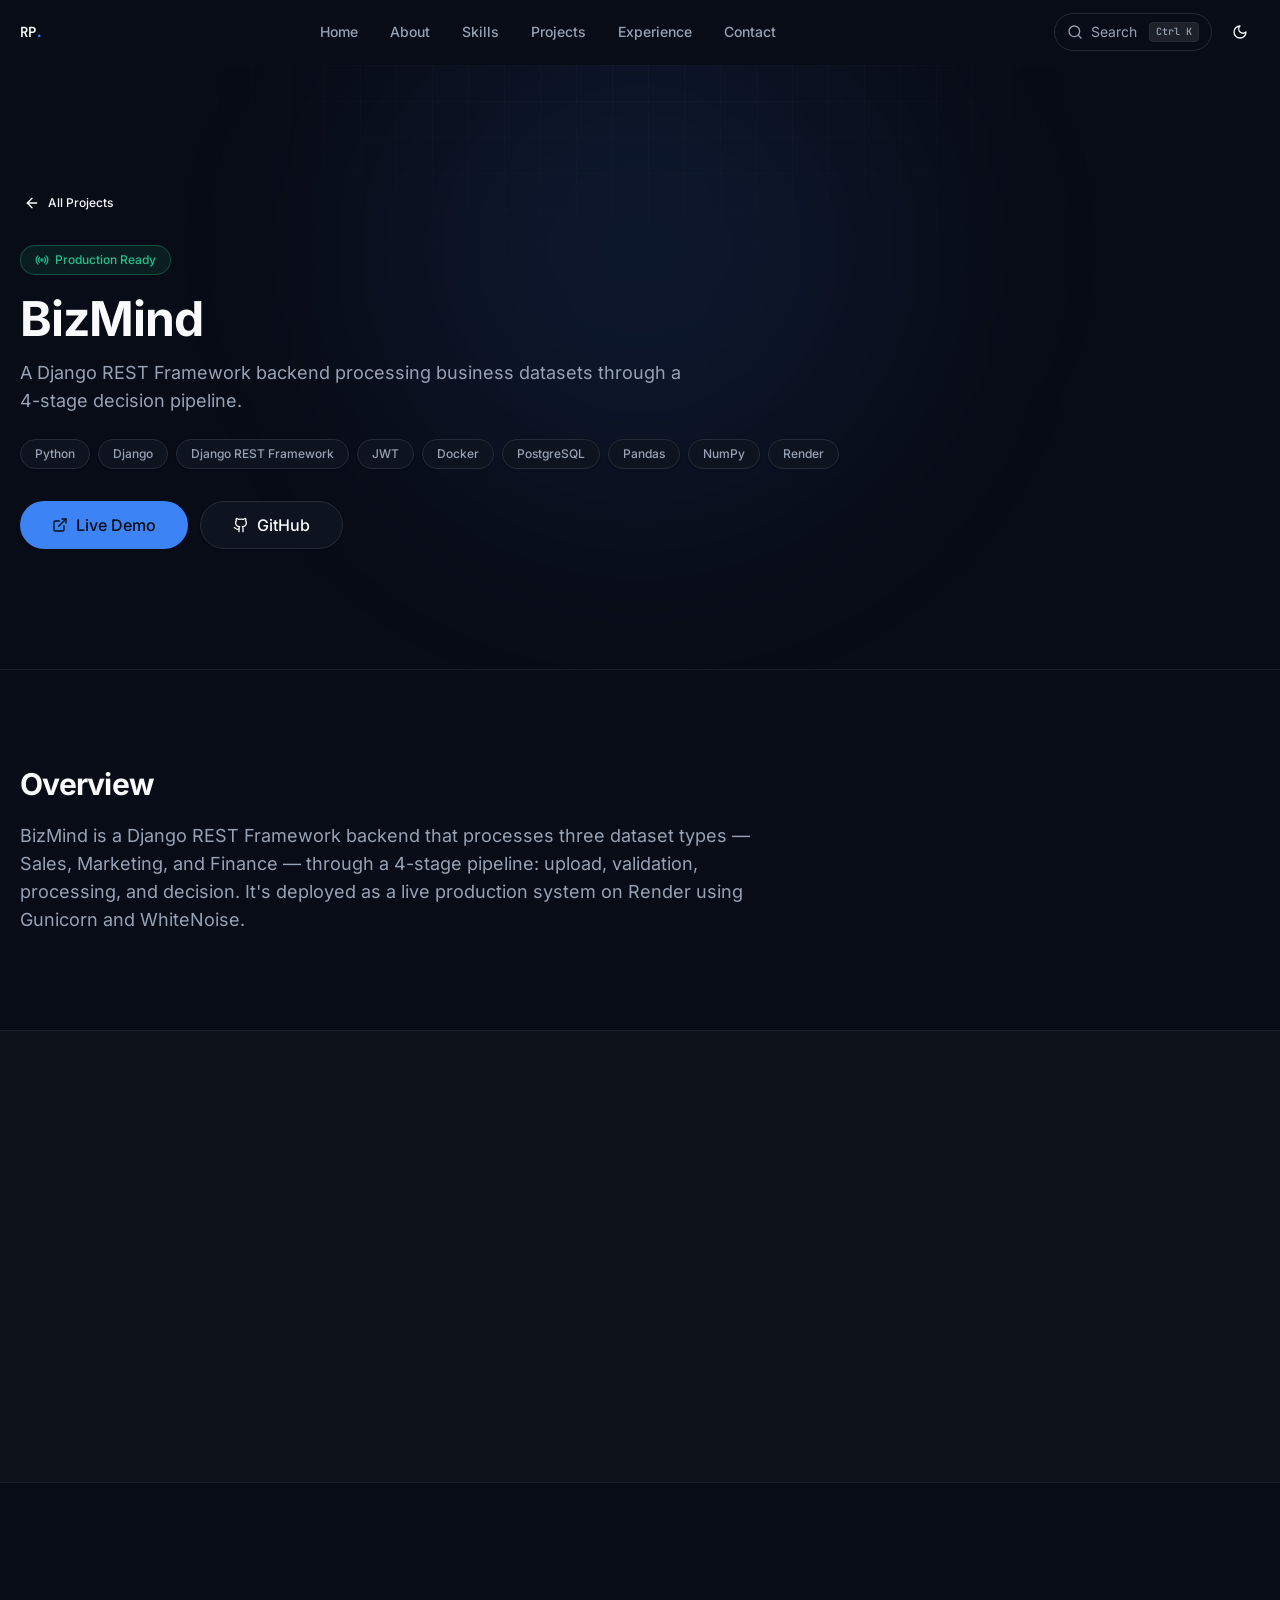
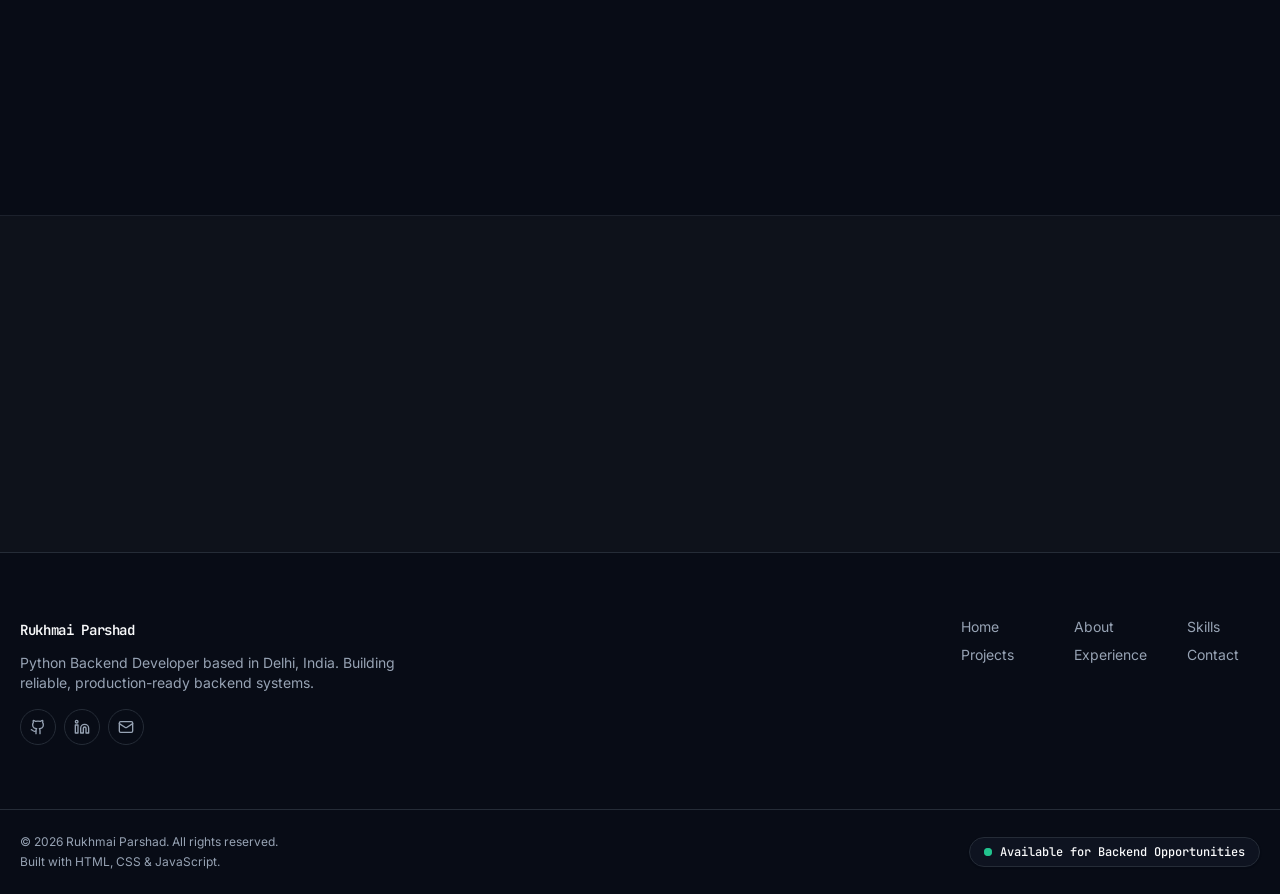
<file: projects/bizmind.html>
<!DOCTYPE html>
<html class="dark" lang="en" style="color-scheme: dark;"><head><script>(function(){try{var stored=localStorage.getItem('theme')||'dark';if(stored==='system'){stored=window.matchMedia('(prefers-color-scheme: dark)').matches?'dark':'light';}if(stored==='dark'){document.documentElement.classList.add('dark');document.documentElement.style.colorScheme='dark';}else{document.documentElement.style.colorScheme='light';}}catch(e){}})();</script><meta charset="utf-8"/><meta content="width=device-width, initial-scale=1" name="viewport"/><link as="font" crossorigin="" href="../fonts/inter-variable.woff2" rel="preload" type="font/woff2"/><link as="font" crossorigin="" href="../fonts/jetbrains-mono-variable.woff2" rel="preload" type="font/woff2"/><link href="../css/style.css" rel="stylesheet"/><meta content="" name="next-size-adjust"/><meta content="#F7F5F2" media="(prefers-color-scheme: light)" name="theme-color"/><meta content="#0B0F17" media="(prefers-color-scheme: dark)" name="theme-color"/><title>BizMind — Rukhmai Parshad</title><meta content="A Django REST Framework backend processing business datasets through a 4-stage decision pipeline." name="description"/><meta content="Rukhmai Parshad" name="application-name"/><link href="https://rukhmaiparshad.dev" rel="author"/><meta content="Rukhmai Parshad" name="author"/><link href="../manifest.webmanifest" rel="manifest"/><meta content="Rukhmai Parshad,Python Developer,Django Developer,Django REST Framework Developer,Backend Developer,REST API Development,JWT Authentication,PostgreSQL,MySQL,MS SQL Server" name="keywords"/><meta content="Rukhmai Parshad" name="creator"/><meta content="index, follow" name="robots"/><meta content="index, follow, max-image-preview:large, max-snippet:-1" name="googlebot"/><link href="https://rukhmaiparshad.dev/projects/bizmind" rel="canonical"/><meta content="BizMind — Rukhmai Parshad" property="og:title"/><meta content="A Django REST Framework backend processing business datasets through a 4-stage decision pipeline." property="og:description"/><meta content="https://rukhmaiparshad.dev/projects/bizmind" property="og:url"/><meta content="summary" name="twitter:card"/><meta content="BizMind — Rukhmai Parshad" name="twitter:title"/><meta content="A Django REST Framework backend processing business datasets through a 4-stage decision pipeline." name="twitter:description"/><link href="../favicon.svg" rel="icon" type="image/svg+xml"/><link href="../favicon-32x32.png" rel="icon" sizes="32x32" type="image/png"/><link href="../apple-touch-icon.png" rel="apple-touch-icon" sizes="180x180"/></head><body class="__variable_53f2d8 __variable_4a860e font-sans"><div hidden=""></div><a class="sr-only focus:not-sr-only focus:fixed focus:left-4 focus:top-4 focus:z-[100] focus:rounded-md focus:bg-accent focus:px-4 focus:py-2 focus:text-accent-foreground" href="#main-content">Skip to main content</a><div aria-hidden="true" class="fixed inset-x-0 top-0 z-[60] h-[3px] origin-left bg-accent transition-transform duration-150 ease-out" id="scroll-progress-bar" style="transform:scaleX(0)"></div><div id="top"></div><header class="animate-fade-up sticky top-0 z-50 w-full border-b transition-all duration-300 border-transparent bg-transparent" id="site-header"><div class="container flex h-16 items-center justify-between gap-4"><a class="font-mono text-sm font-semibold tracking-tight text-foreground" href="#top">RP<span class="text-accent">.</span></a><nav aria-label="Primary" class="hidden items-center gap-1 md:flex"><a class="rounded-full px-3.5 py-2 text-sm font-medium text-muted-foreground transition-colors hover:bg-secondary hover:text-foreground active:scale-[0.97] active:bg-secondary/80 dark:active:scale-100 dark:active:bg-secondary" href="#top">Home</a><a class="rounded-full px-3.5 py-2 text-sm font-medium text-muted-foreground transition-colors hover:bg-secondary hover:text-foreground active:scale-[0.97] active:bg-secondary/80 dark:active:scale-100 dark:active:bg-secondary" href="#about">About</a><a class="rounded-full px-3.5 py-2 text-sm font-medium text-muted-foreground transition-colors hover:bg-secondary hover:text-foreground active:scale-[0.97] active:bg-secondary/80 dark:active:scale-100 dark:active:bg-secondary" href="#skills">Skills</a><a class="rounded-full px-3.5 py-2 text-sm font-medium text-muted-foreground transition-colors hover:bg-secondary hover:text-foreground active:scale-[0.97] active:bg-secondary/80 dark:active:scale-100 dark:active:bg-secondary" href="#projects">Projects</a><a class="rounded-full px-3.5 py-2 text-sm font-medium text-muted-foreground transition-colors hover:bg-secondary hover:text-foreground active:scale-[0.97] active:bg-secondary/80 dark:active:scale-100 dark:active:bg-secondary" href="#experience">Experience</a><a class="rounded-full px-3.5 py-2 text-sm font-medium text-muted-foreground transition-colors hover:bg-secondary hover:text-foreground active:scale-[0.97] active:bg-secondary/80 dark:active:scale-100 dark:active:bg-secondary" href="#contact">Contact</a></nav><div class="flex items-center gap-2"><button aria-label="Open command palette" class="hidden items-center gap-2 rounded-full border border-border px-3 py-2 text-sm text-muted-foreground transition-colors hover:bg-secondary hover:text-foreground sm:flex command-palette-trigger" id="command-palette-trigger-0" type="button"><svg class="lucide lucide-search h-4 w-4" fill="none" height="24" stroke="currentColor" stroke-linecap="round" stroke-linejoin="round" stroke-width="2" viewbox="0 0 24 24" width="24" xmlns="http://www.w3.org/2000/svg"><circle cx="11" cy="11" r="8"></circle><path d="m21 21-4.3-4.3"></path></svg><span>Search</span><kbd class="inline-flex h-5 min-w-[1.25rem] items-center justify-center rounded border border-border bg-secondary px-1.5 font-mono text-[10px] font-medium text-muted-foreground ml-1">Ctrl K</kbd></button><button aria-label="Open command palette" class="flex h-10 w-10 items-center justify-center rounded-full text-muted-foreground transition-colors hover:bg-secondary hover:text-foreground sm:hidden command-palette-trigger" id="command-palette-trigger-1" type="button"><svg class="lucide lucide-search h-4 w-4" fill="none" height="24" stroke="currentColor" stroke-linecap="round" stroke-linejoin="round" stroke-width="2" viewbox="0 0 24 24" width="24" xmlns="http://www.w3.org/2000/svg"><circle cx="11" cy="11" r="8"></circle><path d="m21 21-4.3-4.3"></path></svg></button><span class="relative inline-flex" id="theme-toggle-wrapper"><button aria-expanded="false" aria-haspopup="menu" aria-label="Toggle theme" class="inline-flex items-center justify-center gap-2 whitespace-nowrap rounded-full text-sm font-medium transition-all duration-300 disabled:pointer-events-none disabled:opacity-50 focus-visible:outline focus-visible:outline-2 focus-visible:outline-offset-2 focus-visible:outline-ring [&amp;_svg]:pointer-events-none [&amp;_svg]:size-4 [&amp;_svg]:shrink-0 text-foreground hover:bg-secondary active:scale-[0.98] dark:active:scale-100 h-10 w-10 relative" data-state="closed" id="theme-toggle-trigger" type="button"><svg class="lucide lucide-sun h-[1.15rem] w-[1.15rem] transition-all -rotate-90 scale-0" fill="none" height="24" stroke="currentColor" stroke-linecap="round" stroke-linejoin="round" stroke-width="2" viewbox="0 0 24 24" width="24" xmlns="http://www.w3.org/2000/svg"><circle cx="12" cy="12" r="4"></circle><path d="M12 2v2"></path><path d="M12 20v2"></path><path d="m4.93 4.93 1.41 1.41"></path><path d="m17.66 17.66 1.41 1.41"></path><path d="M2 12h2"></path><path d="M20 12h2"></path><path d="m6.34 17.66-1.41 1.41"></path><path d="m19.07 4.93-1.41 1.41"></path></svg><svg class="lucide lucide-moon absolute h-[1.15rem] w-[1.15rem] transition-all rotate-0 scale-100" fill="none" height="24" stroke="currentColor" stroke-linecap="round" stroke-linejoin="round" stroke-width="2" viewbox="0 0 24 24" width="24" xmlns="http://www.w3.org/2000/svg"><path d="M12 3a6 6 0 0 0 9 9 9 9 0 1 1-9-9Z"></path></svg></button>
<div aria-orientation="vertical" class="absolute right-0 z-50 mt-2 min-w-[10rem] overflow-hidden rounded-lg border border-border bg-popover p-1 text-popover-foreground shadow-elevated data-[state=open]:animate-in data-[state=closed]:animate-out data-[state=closed]:fade-out-0 data-[state=open]:fade-in-0 data-[state=closed]:zoom-out-95 data-[state=open]:zoom-in-95 data-[state=open]:slide-in-from-top-2" data-state="closed" hidden="" id="theme-menu" role="menu" style="top:100%;">
<div class="relative flex cursor-pointer select-none items-center gap-2 rounded-md px-2 py-1.5 text-sm outline-none transition-colors hover:bg-secondary justify-between" data-theme-value="light" role="menuitem">
<span class="flex items-center gap-2"><svg class="lucide lucide-sun h-4 w-4" fill="none" height="24" stroke="currentColor" stroke-linecap="round" stroke-linejoin="round" stroke-width="2" viewbox="0 0 24 24" width="24" xmlns="http://www.w3.org/2000/svg"><circle cx="12" cy="12" r="4"></circle><path d="M12 2v2"></path><path d="M12 20v2"></path><path d="m4.93 4.93 1.41 1.41"></path><path d="m17.66 17.66 1.41 1.41"></path><path d="M2 12h2"></path><path d="M20 12h2"></path><path d="m6.34 17.66-1.41 1.41"></path><path d="m19.07 4.93-1.41 1.41"></path></svg>Light</span>
<span aria-hidden="true" class="text-accent theme-dot" hidden="">•</span>
</div>
<div class="relative flex cursor-pointer select-none items-center gap-2 rounded-md px-2 py-1.5 text-sm outline-none transition-colors hover:bg-secondary justify-between" data-theme-value="dark" role="menuitem">
<span class="flex items-center gap-2"><svg class="lucide lucide-moon h-4 w-4" fill="none" height="24" stroke="currentColor" stroke-linecap="round" stroke-linejoin="round" stroke-width="2" viewbox="0 0 24 24" width="24" xmlns="http://www.w3.org/2000/svg"><path d="M12 3a6 6 0 0 0 9 9 9 9 0 1 1-9-9Z"></path></svg>Dark</span>
<span aria-hidden="true" class="text-accent theme-dot" hidden="">•</span>
</div>
<div class="relative flex cursor-pointer select-none items-center gap-2 rounded-md px-2 py-1.5 text-sm outline-none transition-colors hover:bg-secondary justify-between" data-theme-value="system" role="menuitem">
<span class="flex items-center gap-2"><svg class="lucide lucide-laptop h-4 w-4" fill="none" height="24" stroke="currentColor" stroke-linecap="round" stroke-linejoin="round" stroke-width="2" viewbox="0 0 24 24" width="24" xmlns="http://www.w3.org/2000/svg"><path d="M20 16V7a2 2 0 0 0-2-2H6a2 2 0 0 0-2 2v9m16 0H4m16 0 1.28 2.55a1 1 0 0 1-.9 1.45H3.62a1 1 0 0 1-.9-1.45L4 16"></path></svg>System</span>
<span aria-hidden="true" class="text-accent theme-dot" hidden="">•</span>
</div>
</div>
</span><button aria-controls="radix-_R_4slb_" aria-expanded="false" aria-haspopup="dialog" aria-label="Open menu" class="inline-flex items-center justify-center gap-2 whitespace-nowrap rounded-full text-sm font-medium transition-all duration-300 disabled:pointer-events-none disabled:opacity-50 focus-visible:outline focus-visible:outline-2 focus-visible:outline-offset-2 focus-visible:outline-ring [&amp;_svg]:pointer-events-none [&amp;_svg]:size-4 [&amp;_svg]:shrink-0 text-foreground hover:bg-secondary active:scale-[0.98] dark:active:scale-100 h-10 w-10 md:hidden" data-state="closed" id="mobile-menu-trigger" type="button"><svg class="lucide lucide-menu h-5 w-5" fill="none" height="24" stroke="currentColor" stroke-linecap="round" stroke-linejoin="round" stroke-width="2" viewbox="0 0 24 24" width="24" xmlns="http://www.w3.org/2000/svg"><line x1="4" x2="20" y1="12" y2="12"></line><line x1="4" x2="20" y1="6" y2="6"></line><line x1="4" x2="20" y1="18" y2="18"></line></svg></button></div></div></header><main class="flex min-h-screen flex-col" id="main-content"><section aria-labelledby="project-hero-heading" class="relative overflow-hidden section-padding"><div aria-hidden="true" class="pointer-events-none absolute inset-0 -z-10 overflow-hidden"><div class="absolute inset-0 opacity-[0.4] [mask-image:radial-gradient(ellipse_65%_55%_at_50%_0%,black,transparent_75%)]" style="background-image: linear-gradient(to right, hsl(var(--foreground) / 0.06) 1px, transparent 1px), linear-gradient(to bottom, hsl(var(--foreground) / 0.06) 1px, transparent 1px); background-size: 36px 36px;"></div><div class="absolute left-1/2 top-[-12%] h-[36rem] w-[36rem] -translate-x-1/2 rounded-full bg-accent/[0.06] blur-[130px] dark:h-[32rem] dark:w-[32rem] dark:bg-accent/10 dark:blur-[110px]"></div></div><div class="container relative"><div style="opacity: 1; transform: none;"><a class="inline-flex items-center justify-center gap-2 whitespace-nowrap rounded-full font-medium transition-all duration-300 disabled:pointer-events-none disabled:opacity-50 focus-visible:outline focus-visible:outline-2 focus-visible:outline-offset-2 focus-visible:outline-ring [&amp;_svg]:pointer-events-none [&amp;_svg]:size-4 [&amp;_svg]:shrink-0 text-foreground hover:bg-secondary active:scale-[0.98] dark:active:scale-100 h-9 px-4 text-xs -ml-3 mb-6" href="../projects.html"><svg aria-hidden="true" class="lucide lucide-arrow-left h-3.5 w-3.5" fill="none" height="24" stroke="currentColor" stroke-linecap="round" stroke-linejoin="round" stroke-width="2" viewbox="0 0 24 24" width="24" xmlns="http://www.w3.org/2000/svg"><path d="m12 19-7-7 7-7"></path><path d="M19 12H5"></path></svg>All Projects</a><div class="flex flex-wrap items-center gap-2"><span class="inline-flex items-center gap-1.5 rounded-full border px-3.5 py-1.5 text-xs font-medium transition-colors duration-300 border-success/30 bg-success/10 text-success"><svg aria-hidden="true" class="lucide lucide-radio h-3.5 w-3.5" fill="none" height="24" stroke="currentColor" stroke-linecap="round" stroke-linejoin="round" stroke-width="2" viewbox="0 0 24 24" width="24" xmlns="http://www.w3.org/2000/svg"><path d="M4.9 19.1C1 15.2 1 8.8 4.9 4.9"></path><path d="M7.8 16.2c-2.3-2.3-2.3-6.1 0-8.5"></path><circle cx="12" cy="12" r="2"></circle><path d="M16.2 7.8c2.3 2.3 2.3 6.1 0 8.5"></path><path d="M19.1 4.9C23 8.8 23 15.1 19.1 19"></path></svg>Production Ready</span></div><h1 class="mt-5 text-balance text-4xl font-bold tracking-tight sm:text-5xl" id="project-hero-heading">BizMind</h1><p class="mt-4 max-w-2xl text-lg text-muted-foreground">A Django REST Framework backend processing business datasets through a 4-stage decision pipeline.</p><ul aria-label="BizMind tech stack" class="mt-6 flex flex-wrap gap-2"><li><span class="inline-flex items-center rounded-full border border-border bg-card px-3.5 py-1.5 text-xs font-medium text-muted-foreground shadow-subtle transition-colors duration-300 hover:border-accent/30 hover:text-foreground">Python</span></li><li><span class="inline-flex items-center rounded-full border border-border bg-card px-3.5 py-1.5 text-xs font-medium text-muted-foreground shadow-subtle transition-colors duration-300 hover:border-accent/30 hover:text-foreground">Django</span></li><li><span class="inline-flex items-center rounded-full border border-border bg-card px-3.5 py-1.5 text-xs font-medium text-muted-foreground shadow-subtle transition-colors duration-300 hover:border-accent/30 hover:text-foreground">Django REST Framework</span></li><li><span class="inline-flex items-center rounded-full border border-border bg-card px-3.5 py-1.5 text-xs font-medium text-muted-foreground shadow-subtle transition-colors duration-300 hover:border-accent/30 hover:text-foreground">JWT</span></li><li><span class="inline-flex items-center rounded-full border border-border bg-card px-3.5 py-1.5 text-xs font-medium text-muted-foreground shadow-subtle transition-colors duration-300 hover:border-accent/30 hover:text-foreground">Docker</span></li><li><span class="inline-flex items-center rounded-full border border-border bg-card px-3.5 py-1.5 text-xs font-medium text-muted-foreground shadow-subtle transition-colors duration-300 hover:border-accent/30 hover:text-foreground">PostgreSQL</span></li><li><span class="inline-flex items-center rounded-full border border-border bg-card px-3.5 py-1.5 text-xs font-medium text-muted-foreground shadow-subtle transition-colors duration-300 hover:border-accent/30 hover:text-foreground">Pandas</span></li><li><span class="inline-flex items-center rounded-full border border-border bg-card px-3.5 py-1.5 text-xs font-medium text-muted-foreground shadow-subtle transition-colors duration-300 hover:border-accent/30 hover:text-foreground">NumPy</span></li><li><span class="inline-flex items-center rounded-full border border-border bg-card px-3.5 py-1.5 text-xs font-medium text-muted-foreground shadow-subtle transition-colors duration-300 hover:border-accent/30 hover:text-foreground">Render</span></li></ul><div class="mt-8 flex flex-wrap items-center gap-3"><a class="inline-flex items-center justify-center gap-2 whitespace-nowrap rounded-full font-medium transition-all duration-300 disabled:pointer-events-none disabled:opacity-50 focus-visible:outline focus-visible:outline-2 focus-visible:outline-offset-2 focus-visible:outline-ring [&amp;_svg]:pointer-events-none [&amp;_svg]:size-4 [&amp;_svg]:shrink-0 bg-accent text-accent-foreground shadow-subtle hover:-translate-y-0.5 hover:shadow-elevated active:translate-y-0 active:scale-[0.98] active:shadow-subtle dark:active:scale-100 h-12 px-8 text-base" href="https://bizmind-4un7.onrender.com/" rel="noopener noreferrer" target="_blank"><svg aria-hidden="true" class="lucide lucide-external-link h-4 w-4" fill="none" height="24" stroke="currentColor" stroke-linecap="round" stroke-linejoin="round" stroke-width="2" viewbox="0 0 24 24" width="24" xmlns="http://www.w3.org/2000/svg"><path d="M15 3h6v6"></path><path d="M10 14 21 3"></path><path d="M18 13v6a2 2 0 0 1-2 2H5a2 2 0 0 1-2-2V8a2 2 0 0 1 2-2h6"></path></svg>Live Demo</a><a class="inline-flex items-center justify-center gap-2 whitespace-nowrap rounded-full font-medium transition-all duration-300 disabled:pointer-events-none disabled:opacity-50 focus-visible:outline focus-visible:outline-2 focus-visible:outline-offset-2 focus-visible:outline-ring [&amp;_svg]:pointer-events-none [&amp;_svg]:size-4 [&amp;_svg]:shrink-0 border border-border bg-card text-foreground shadow-subtle hover:-translate-y-0.5 hover:border-accent/30 hover:bg-secondary hover:shadow-elevated active:translate-y-0 active:scale-[0.98] active:shadow-subtle dark:active:scale-100 h-12 px-8 text-base" href="https://github.com/Rukhmai-Parshad/bizmind" rel="noopener noreferrer" target="_blank"><svg aria-hidden="true" class="lucide lucide-github h-4 w-4" fill="none" height="24" stroke="currentColor" stroke-linecap="round" stroke-linejoin="round" stroke-width="2" viewbox="0 0 24 24" width="24" xmlns="http://www.w3.org/2000/svg"><path d="M15 22v-4a4.8 4.8 0 0 0-1-3.5c3 0 6-2 6-5.5.08-1.25-.27-2.48-1-3.5.28-1.15.28-2.35 0-3.5 0 0-1 0-3 1.5-2.64-.5-5.36-.5-8 0C6 2 5 2 5 2c-.3 1.15-.3 2.35 0 3.5A5.403 5.403 0 0 0 4 9c0 3.5 3 5.5 6 5.5-.39.49-.68 1.05-.85 1.65-.17.6-.22 1.23-.15 1.85v4"></path><path d="M9 18c-4.51 2-5-2-7-2"></path></svg>GitHub</a></div></div></div></section><section aria-labelledby="overview-heading" class="border-t border-border/60 py-16 sm:py-20 lg:py-24"><div class="container"><div style="opacity: 1; transform: none;"><h2 class="text-2xl font-bold tracking-tight sm:text-3xl" id="overview-heading">Overview</h2><p class="mt-5 max-w-3xl text-base leading-relaxed text-muted-foreground sm:text-lg">BizMind is a Django REST Framework backend that processes three dataset types — Sales, Marketing, and Finance — through a 4-stage pipeline: upload, validation, processing, and decision. It's deployed as a live production system on Render using Gunicorn and WhiteNoise.</p></div></div></section><section aria-labelledby="features-heading" class="border-t border-border/60 bg-secondary/30 py-16 sm:py-20 lg:py-24"><div class="container"><div style="opacity: 0; transform: translateY(16px);"><h2 class="text-2xl font-bold tracking-tight sm:text-3xl" id="features-heading">Features</h2></div><ul class="mt-8 grid gap-4 sm:grid-cols-2"><li><div style="opacity: 0; transform: translateY(16px);"><div class="flex h-full items-start gap-3 rounded-lg border border-border bg-card p-5 shadow-subtle"><svg aria-hidden="true" class="lucide lucide-circle-check mt-0.5 h-5 w-5 shrink-0 text-accent" fill="none" height="24" stroke="currentColor" stroke-linecap="round" stroke-linejoin="round" stroke-width="2" viewbox="0 0 24 24" width="24" xmlns="http://www.w3.org/2000/svg"><circle cx="12" cy="12" r="10"></circle><path d="m9 12 2 2 4-4"></path></svg><span class="text-sm leading-relaxed text-muted-foreground">Django REST Framework backend processing Sales, Marketing, and Finance datasets through a 4-stage upload → validation → processing → decision pipeline.</span></div></div></li><li><div style="opacity: 0; transform: translateY(16px);"><div class="flex h-full items-start gap-3 rounded-lg border border-border bg-card p-5 shadow-subtle"><svg aria-hidden="true" class="lucide lucide-circle-check mt-0.5 h-5 w-5 shrink-0 text-accent" fill="none" height="24" stroke="currentColor" stroke-linecap="round" stroke-linejoin="round" stroke-width="2" viewbox="0 0 24 24" width="24" xmlns="http://www.w3.org/2000/svg"><circle cx="12" cy="12" r="10"></circle><path d="m9 12 2 2 4-4"></path></svg><span class="text-sm leading-relaxed text-muted-foreground">REST API endpoints secured with JWT authentication and permission-based access control for user-level data isolation.</span></div></div></li><li><div style="opacity: 0; transform: translateY(16px);"><div class="flex h-full items-start gap-3 rounded-lg border border-border bg-card p-5 shadow-subtle"><svg aria-hidden="true" class="lucide lucide-circle-check mt-0.5 h-5 w-5 shrink-0 text-accent" fill="none" height="24" stroke="currentColor" stroke-linecap="round" stroke-linejoin="round" stroke-width="2" viewbox="0 0 24 24" width="24" xmlns="http://www.w3.org/2000/svg"><circle cx="12" cy="12" r="10"></circle><path d="m9 12 2 2 4-4"></path></svg><span class="text-sm leading-relaxed text-muted-foreground">Pagination and filtering implemented on API endpoints, with the full API documented via Swagger/OpenAPI using drf-spectacular.</span></div></div></li><li><div style="opacity: 0; transform: translateY(16px);"><div class="flex h-full items-start gap-3 rounded-lg border border-border bg-card p-5 shadow-subtle"><svg aria-hidden="true" class="lucide lucide-circle-check mt-0.5 h-5 w-5 shrink-0 text-accent" fill="none" height="24" stroke="currentColor" stroke-linecap="round" stroke-linejoin="round" stroke-width="2" viewbox="0 0 24 24" width="24" xmlns="http://www.w3.org/2000/svg"><circle cx="12" cy="12" r="10"></circle><path d="m9 12 2 2 4-4"></path></svg><span class="text-sm leading-relaxed text-muted-foreground">All endpoints tested in Postman before deploying the production-configured application on Render with Gunicorn and WhiteNoise.</span></div></div></li></ul></div></section><section aria-labelledby="tech-heading" class="border-t border-border/60 py-16 sm:py-20 lg:py-24"><div class="container"><div style="opacity: 0; transform: translateY(16px);"><h2 class="text-2xl font-bold tracking-tight sm:text-3xl" id="tech-heading">Tech Stack</h2><ul aria-label="BizMind technologies" class="mt-6 flex flex-wrap gap-2"><li><span class="inline-flex items-center rounded-full border border-border bg-card px-3.5 py-1.5 text-xs font-medium text-muted-foreground shadow-subtle transition-colors duration-300 hover:border-accent/30 hover:text-foreground">Python</span></li><li><span class="inline-flex items-center rounded-full border border-border bg-card px-3.5 py-1.5 text-xs font-medium text-muted-foreground shadow-subtle transition-colors duration-300 hover:border-accent/30 hover:text-foreground">Django</span></li><li><span class="inline-flex items-center rounded-full border border-border bg-card px-3.5 py-1.5 text-xs font-medium text-muted-foreground shadow-subtle transition-colors duration-300 hover:border-accent/30 hover:text-foreground">Django REST Framework</span></li><li><span class="inline-flex items-center rounded-full border border-border bg-card px-3.5 py-1.5 text-xs font-medium text-muted-foreground shadow-subtle transition-colors duration-300 hover:border-accent/30 hover:text-foreground">JWT</span></li><li><span class="inline-flex items-center rounded-full border border-border bg-card px-3.5 py-1.5 text-xs font-medium text-muted-foreground shadow-subtle transition-colors duration-300 hover:border-accent/30 hover:text-foreground">Docker</span></li><li><span class="inline-flex items-center rounded-full border border-border bg-card px-3.5 py-1.5 text-xs font-medium text-muted-foreground shadow-subtle transition-colors duration-300 hover:border-accent/30 hover:text-foreground">PostgreSQL</span></li><li><span class="inline-flex items-center rounded-full border border-border bg-card px-3.5 py-1.5 text-xs font-medium text-muted-foreground shadow-subtle transition-colors duration-300 hover:border-accent/30 hover:text-foreground">Pandas</span></li><li><span class="inline-flex items-center rounded-full border border-border bg-card px-3.5 py-1.5 text-xs font-medium text-muted-foreground shadow-subtle transition-colors duration-300 hover:border-accent/30 hover:text-foreground">NumPy</span></li><li><span class="inline-flex items-center rounded-full border border-border bg-card px-3.5 py-1.5 text-xs font-medium text-muted-foreground shadow-subtle transition-colors duration-300 hover:border-accent/30 hover:text-foreground">Render</span></li></ul></div></div></section><section aria-labelledby="architecture-heading" class="border-t border-border/60 bg-secondary/30 py-16 sm:py-20 lg:py-24"><div class="container"><div style="opacity: 0; transform: translateY(16px);"><h2 class="text-2xl font-bold tracking-tight sm:text-3xl" id="architecture-heading">Architecture</h2><div class="mt-8 rounded-xl border border-border bg-card p-6 shadow-subtle sm:p-10"><div><svg aria-label="BizMind architecture flow: Client → Django REST Framework → JWT Auth + Permissions → Pipeline: Upload → Validate → Process → Decide → PostgreSQL" class="h-auto w-full" role="img" viewbox="0 0 640 512"><title>BizMind architecture: Client → Django REST Framework → JWT Auth + Permissions → Pipeline: Upload → Validate → Process → Decide → PostgreSQL</title><defs><marker id="arrow-r0" markerheight="6" markerwidth="6" orient="auto-start-reverse" refx="5" refy="5" viewbox="0 0 10 10"><path d="M0,0 L10,5 L0,10 z" fill="hsl(var(--accent))"></path></marker></defs><g><rect fill="hsl(var(--card))" height="56" rx="14" stroke="hsl(var(--border))" width="440" x="100" y="24"></rect><text dominant-baseline="middle" fill="hsl(var(--foreground))" font-family="var(--font-inter), system-ui, sans-serif" font-size="15" font-weight="600" text-anchor="middle" x="320" y="52">Client</text><line marker-end="url(#arrow-r0)" stroke="hsl(var(--accent))" stroke-width="2" x1="320" x2="320" y1="80" y2="126"></line></g><g><rect fill="hsl(var(--card))" height="56" rx="14" stroke="hsl(var(--border))" width="440" x="100" y="126"></rect><text dominant-baseline="middle" fill="hsl(var(--foreground))" font-family="var(--font-inter), system-ui, sans-serif" font-size="15" font-weight="600" text-anchor="middle" x="320" y="154">Django REST Framework</text><line marker-end="url(#arrow-r0)" stroke="hsl(var(--accent))" stroke-width="2" x1="320" x2="320" y1="182" y2="228"></line></g><g><rect fill="hsl(var(--card))" height="56" rx="14" stroke="hsl(var(--border))" width="440" x="100" y="228"></rect><text dominant-baseline="middle" fill="hsl(var(--foreground))" font-family="var(--font-inter), system-ui, sans-serif" font-size="15" font-weight="600" text-anchor="middle" x="320" y="256">JWT Auth + Permissions</text><line marker-end="url(#arrow-r0)" stroke="hsl(var(--accent))" stroke-width="2" x1="320" x2="320" y1="284" y2="330"></line></g><g><rect fill="hsl(var(--card))" height="56" rx="14" stroke="hsl(var(--border))" width="440" x="100" y="330"></rect><text dominant-baseline="middle" fill="hsl(var(--foreground))" font-family="var(--font-inter), system-ui, sans-serif" font-size="15" font-weight="600" text-anchor="middle" x="320" y="358">Pipeline: Upload → Validate → Process → Decide</text><line marker-end="url(#arrow-r0)" stroke="hsl(var(--accent))" stroke-width="2" x1="320" x2="320" y1="386" y2="432"></line></g><g><rect fill="hsl(var(--card))" height="56" rx="14" stroke="hsl(var(--border))" width="440" x="100" y="432"></rect><text dominant-baseline="middle" fill="hsl(var(--foreground))" font-family="var(--font-inter), system-ui, sans-serif" font-size="15" font-weight="600" text-anchor="middle" x="320" y="460">PostgreSQL</text></g></svg><ul class="mt-4 flex flex-wrap justify-center gap-2"><li class="inline-flex items-center rounded-full border border-dashed border-accent/40 bg-accent/5 px-3 py-1 text-xs font-medium text-accent">4-Stage Pipeline</li></ul></div></div></div></div></section><section aria-labelledby="api-heading" class="border-t border-border/60 py-16 sm:py-20 lg:py-24"><div class="container"><div style="opacity: 0; transform: translateY(16px);"><h2 class="text-2xl font-bold tracking-tight sm:text-3xl" id="api-heading">API Highlights</h2><ul class="mt-6 space-y-3"><li class="flex items-start gap-3 font-mono text-sm text-muted-foreground"><svg aria-hidden="true" class="lucide lucide-rocket mt-0.5 h-4 w-4 shrink-0 text-accent" fill="none" height="24" stroke="currentColor" stroke-linecap="round" stroke-linejoin="round" stroke-width="2" viewbox="0 0 24 24" width="24" xmlns="http://www.w3.org/2000/svg"><path d="M4.5 16.5c-1.5 1.26-2 5-2 5s3.74-.5 5-2c.71-.84.7-2.13-.09-2.91a2.18 2.18 0 0 0-2.91-.09z"></path><path d="m12 15-3-3a22 22 0 0 1 2-3.95A12.88 12.88 0 0 1 22 2c0 2.72-.78 7.5-6 11a22.35 22.35 0 0 1-4 2z"></path><path d="M9 12H4s.55-3.03 2-4c1.62-1.08 5 0 5 0"></path><path d="M12 15v5s3.03-.55 4-2c1.08-1.62 0-5 0-5"></path></svg>REST endpoints across Sales, Marketing, and Finance dataset types</li><li class="flex items-start gap-3 font-mono text-sm text-muted-foreground"><svg aria-hidden="true" class="lucide lucide-rocket mt-0.5 h-4 w-4 shrink-0 text-accent" fill="none" height="24" stroke="currentColor" stroke-linecap="round" stroke-linejoin="round" stroke-width="2" viewbox="0 0 24 24" width="24" xmlns="http://www.w3.org/2000/svg"><path d="M4.5 16.5c-1.5 1.26-2 5-2 5s3.74-.5 5-2c.71-.84.7-2.13-.09-2.91a2.18 2.18 0 0 0-2.91-.09z"></path><path d="m12 15-3-3a22 22 0 0 1 2-3.95A12.88 12.88 0 0 1 22 2c0 2.72-.78 7.5-6 11a22.35 22.35 0 0 1-4 2z"></path><path d="M9 12H4s.55-3.03 2-4c1.62-1.08 5 0 5 0"></path><path d="M12 15v5s3.03-.55 4-2c1.08-1.62 0-5 0-5"></path></svg>JWT authentication with permission-based, user-level data isolation</li><li class="flex items-start gap-3 font-mono text-sm text-muted-foreground"><svg aria-hidden="true" class="lucide lucide-rocket mt-0.5 h-4 w-4 shrink-0 text-accent" fill="none" height="24" stroke="currentColor" stroke-linecap="round" stroke-linejoin="round" stroke-width="2" viewbox="0 0 24 24" width="24" xmlns="http://www.w3.org/2000/svg"><path d="M4.5 16.5c-1.5 1.26-2 5-2 5s3.74-.5 5-2c.71-.84.7-2.13-.09-2.91a2.18 2.18 0 0 0-2.91-.09z"></path><path d="m12 15-3-3a22 22 0 0 1 2-3.95A12.88 12.88 0 0 1 22 2c0 2.72-.78 7.5-6 11a22.35 22.35 0 0 1-4 2z"></path><path d="M9 12H4s.55-3.03 2-4c1.62-1.08 5 0 5 0"></path><path d="M12 15v5s3.03-.55 4-2c1.08-1.62 0-5 0-5"></path></svg>Pagination and filtering on API endpoints</li><li class="flex items-start gap-3 font-mono text-sm text-muted-foreground"><svg aria-hidden="true" class="lucide lucide-rocket mt-0.5 h-4 w-4 shrink-0 text-accent" fill="none" height="24" stroke="currentColor" stroke-linecap="round" stroke-linejoin="round" stroke-width="2" viewbox="0 0 24 24" width="24" xmlns="http://www.w3.org/2000/svg"><path d="M4.5 16.5c-1.5 1.26-2 5-2 5s3.74-.5 5-2c.71-.84.7-2.13-.09-2.91a2.18 2.18 0 0 0-2.91-.09z"></path><path d="m12 15-3-3a22 22 0 0 1 2-3.95A12.88 12.88 0 0 1 22 2c0 2.72-.78 7.5-6 11a22.35 22.35 0 0 1-4 2z"></path><path d="M9 12H4s.55-3.03 2-4c1.62-1.08 5 0 5 0"></path><path d="M12 15v5s3.03-.55 4-2c1.08-1.62 0-5 0-5"></path></svg>Swagger/OpenAPI documentation via drf-spectacular</li></ul></div></div></section><section aria-labelledby="deployment-heading" class="border-t border-border/60 py-16 sm:py-20 lg:py-24"><div class="container"><div style="opacity: 0; transform: translateY(16px);"><h2 class="text-2xl font-bold tracking-tight sm:text-3xl" id="deployment-heading">Deployment</h2><p class="mt-5 max-w-3xl text-base leading-relaxed text-muted-foreground sm:text-lg">Deployed live on Render using Gunicorn and WhiteNoise, with every endpoint tested in Postman before release.</p></div></div></section><section aria-labelledby="challenges-heading" class="border-t border-border/60 bg-secondary/30 py-16 sm:py-20 lg:py-24"><div class="container"><div style="opacity: 0; transform: translateY(16px);"><div class="flex items-center gap-2"><svg aria-hidden="true" class="lucide lucide-wrench h-5 w-5 text-accent" fill="none" height="24" stroke="currentColor" stroke-linecap="round" stroke-linejoin="round" stroke-width="2" viewbox="0 0 24 24" width="24" xmlns="http://www.w3.org/2000/svg"><path d="M14.7 6.3a1 1 0 0 0 0 1.4l1.6 1.6a1 1 0 0 0 1.4 0l3.77-3.77a6 6 0 0 1-7.94 7.94l-6.91 6.91a2.12 2.12 0 0 1-3-3l6.91-6.91a6 6 0 0 1 7.94-7.94l-3.76 3.76z"></path></svg><h2 class="text-2xl font-bold tracking-tight sm:text-3xl" id="challenges-heading">Challenges</h2></div><ul class="mt-6 space-y-4"><li class="text-sm leading-relaxed text-muted-foreground sm:text-base">Designing a single pipeline (upload, validation, processing, decision) that could handle three structurally different dataset types.</li><li class="text-sm leading-relaxed text-muted-foreground sm:text-base">Securing REST endpoints with JWT and permission checks so each user only accesses their own data.</li><li class="text-sm leading-relaxed text-muted-foreground sm:text-base">Implementing pagination and filtering consistently across endpoints while keeping the API documentation accurate.</li></ul></div></div></section><section aria-labelledby="learnings-heading" class="border-t border-border/60 py-16 sm:py-20 lg:py-24"><div class="container"><div style="opacity: 0; transform: translateY(16px);"><div class="flex items-center gap-2"><svg aria-hidden="true" class="lucide lucide-lightbulb h-5 w-5 text-accent" fill="none" height="24" stroke="currentColor" stroke-linecap="round" stroke-linejoin="round" stroke-width="2" viewbox="0 0 24 24" width="24" xmlns="http://www.w3.org/2000/svg"><path d="M15 14c.2-1 .7-1.7 1.5-2.5 1-.9 1.5-2.2 1.5-3.5A6 6 0 0 0 6 8c0 1 .2 2.2 1.5 3.5.7.7 1.3 1.5 1.5 2.5"></path><path d="M9 18h6"></path><path d="M10 22h4"></path></svg><h2 class="text-2xl font-bold tracking-tight sm:text-3xl" id="learnings-heading">Learnings</h2></div><ul class="mt-6 space-y-4"><li class="text-sm leading-relaxed text-muted-foreground sm:text-base">Hands-on experience structuring a multi-stage data processing pipeline in Django REST Framework.</li><li class="text-sm leading-relaxed text-muted-foreground sm:text-base">Practical experience with JWT authentication and permission-based access control for data isolation.</li><li class="text-sm leading-relaxed text-muted-foreground sm:text-base">Learned to document a REST API thoroughly with Swagger/OpenAPI via drf-spectacular.</li></ul></div></div></section><section aria-labelledby="related-heading" class="border-t border-border/60 py-16 sm:py-20 lg:py-24"><div class="container"><div style="opacity: 0; transform: translateY(16px);"><div class="flex items-center gap-2"><svg aria-hidden="true" class="lucide lucide-list-checks h-5 w-5 text-accent" fill="none" height="24" stroke="currentColor" stroke-linecap="round" stroke-linejoin="round" stroke-width="2" viewbox="0 0 24 24" width="24" xmlns="http://www.w3.org/2000/svg"><path d="m3 17 2 2 4-4"></path><path d="m3 7 2 2 4-4"></path><path d="M13 6h8"></path><path d="M13 12h8"></path><path d="M13 18h8"></path></svg><h2 class="text-2xl font-bold tracking-tight sm:text-3xl" id="related-heading">Related Projects</h2></div></div><ul class="mt-8 grid gap-6 sm:grid-cols-2"><li><div style="opacity: 0; transform: translateY(16px);"><article class="flex h-full flex-col rounded-xl border bg-card shadow-subtle transition-all duration-300 hover:-translate-y-1 hover:shadow-elevated dark:hover:-translate-y-0.5 gap-5 border-border p-6"><div class="flex flex-wrap items-center gap-2"><span class="inline-flex items-center gap-1.5 rounded-full border px-3.5 py-1.5 text-xs font-medium transition-colors duration-300 border-accent/30 bg-accent/10 text-accent"><svg aria-hidden="true" class="lucide lucide-circle-check h-3.5 w-3.5" fill="none" height="24" stroke="currentColor" stroke-linecap="round" stroke-linejoin="round" stroke-width="2" viewbox="0 0 24 24" width="24" xmlns="http://www.w3.org/2000/svg"><circle cx="12" cy="12" r="10"></circle><path d="m9 12 2 2 4-4"></path></svg>Completed</span></div><div><h3 class="font-semibold text-foreground text-lg"><a class="focus-visible:underline focus-visible:outline-none" href="../projects/reconiq.html">ReconIQ</a></h3><p class="mt-2 text-muted-foreground text-sm">A data reconciliation engine that detects record- and field-level mismatches across CSV/Excel imports.</p></div><ul aria-label="ReconIQ tech stack" class="flex flex-wrap gap-2"><li><span class="inline-flex items-center rounded-full border border-border bg-card px-3.5 py-1.5 text-xs font-medium text-muted-foreground shadow-subtle transition-colors duration-300 hover:border-accent/30 hover:text-foreground">Python</span></li><li><span class="inline-flex items-center rounded-full border border-border bg-card px-3.5 py-1.5 text-xs font-medium text-muted-foreground shadow-subtle transition-colors duration-300 hover:border-accent/30 hover:text-foreground">MySQL</span></li><li><span class="inline-flex items-center rounded-full border border-border bg-card px-3.5 py-1.5 text-xs font-medium text-muted-foreground shadow-subtle transition-colors duration-300 hover:border-accent/30 hover:text-foreground">Pandas</span></li><li><span class="inline-flex items-center rounded-full border border-border bg-card px-3.5 py-1.5 text-xs font-medium text-muted-foreground shadow-subtle transition-colors duration-300 hover:border-accent/30 hover:text-foreground">OpenPyXL</span></li></ul><div class="mt-auto flex flex-wrap items-center gap-2 pt-2"><a class="inline-flex items-center justify-center gap-2 whitespace-nowrap rounded-full font-medium transition-all duration-300 disabled:pointer-events-none disabled:opacity-50 focus-visible:outline focus-visible:outline-2 focus-visible:outline-offset-2 focus-visible:outline-ring [&amp;_svg]:pointer-events-none [&amp;_svg]:size-4 [&amp;_svg]:shrink-0 bg-accent text-accent-foreground shadow-subtle hover:-translate-y-0.5 hover:shadow-elevated active:translate-y-0 active:scale-[0.98] active:shadow-subtle dark:active:scale-100 h-9 px-4 text-xs" href="../projects/reconiq.html">View Details<svg aria-hidden="true" class="lucide lucide-arrow-right h-3.5 w-3.5" fill="none" height="24" stroke="currentColor" stroke-linecap="round" stroke-linejoin="round" stroke-width="2" viewbox="0 0 24 24" width="24" xmlns="http://www.w3.org/2000/svg"><path d="M5 12h14"></path><path d="m12 5 7 7-7 7"></path></svg></a><a class="inline-flex items-center justify-center gap-2 whitespace-nowrap rounded-full font-medium transition-all duration-300 disabled:pointer-events-none disabled:opacity-50 focus-visible:outline focus-visible:outline-2 focus-visible:outline-offset-2 focus-visible:outline-ring [&amp;_svg]:pointer-events-none [&amp;_svg]:size-4 [&amp;_svg]:shrink-0 border border-border bg-card text-foreground shadow-subtle hover:-translate-y-0.5 hover:border-accent/30 hover:bg-secondary hover:shadow-elevated active:translate-y-0 active:scale-[0.98] active:shadow-subtle dark:active:scale-100 h-9 px-4 text-xs" href="https://github.com/Rukhmai-Parshad/python-database-projects/tree/main/reconiq" rel="noopener noreferrer" target="_blank"><svg aria-hidden="true" class="lucide lucide-github h-3.5 w-3.5" fill="none" height="24" stroke="currentColor" stroke-linecap="round" stroke-linejoin="round" stroke-width="2" viewbox="0 0 24 24" width="24" xmlns="http://www.w3.org/2000/svg"><path d="M15 22v-4a4.8 4.8 0 0 0-1-3.5c3 0 6-2 6-5.5.08-1.25-.27-2.48-1-3.5.28-1.15.28-2.35 0-3.5 0 0-1 0-3 1.5-2.64-.5-5.36-.5-8 0C6 2 5 2 5 2c-.3 1.15-.3 2.35 0 3.5A5.403 5.403 0 0 0 4 9c0 3.5 3 5.5 6 5.5-.39.49-.68 1.05-.85 1.65-.17.6-.22 1.23-.15 1.85v4"></path><path d="M9 18c-4.51 2-5-2-7-2"></path></svg>GitHub</a></div></article></div></li><li><div style="opacity: 0; transform: translateY(16px);"><article class="flex h-full flex-col rounded-xl border bg-card shadow-subtle transition-all duration-300 hover:-translate-y-1 hover:shadow-elevated dark:hover:-translate-y-0.5 gap-5 border-border p-6"><div class="flex flex-wrap items-center gap-2"><span class="inline-flex items-center gap-1.5 rounded-full border px-3.5 py-1.5 text-xs font-medium transition-colors duration-300 border-success/30 bg-success/10 text-success"><svg aria-hidden="true" class="lucide lucide-radio h-3.5 w-3.5" fill="none" height="24" stroke="currentColor" stroke-linecap="round" stroke-linejoin="round" stroke-width="2" viewbox="0 0 24 24" width="24" xmlns="http://www.w3.org/2000/svg"><path d="M4.9 19.1C1 15.2 1 8.8 4.9 4.9"></path><path d="M7.8 16.2c-2.3-2.3-2.3-6.1 0-8.5"></path><circle cx="12" cy="12" r="2"></circle><path d="M16.2 7.8c2.3 2.3 2.3 6.1 0 8.5"></path><path d="M19.1 4.9C23 8.8 23 15.1 19.1 19"></path></svg>Production Ready</span></div><div><h3 class="font-semibold text-foreground text-lg"><a class="focus-visible:underline focus-visible:outline-none" href="../projects/invoice-processor.html">Invoice Processor</a></h3><p class="mt-2 text-muted-foreground text-sm">A Python pipeline that extracts and classifies structured data from invoice PDFs.</p></div><ul aria-label="Invoice Processor tech stack" class="flex flex-wrap gap-2"><li><span class="inline-flex items-center rounded-full border border-border bg-card px-3.5 py-1.5 text-xs font-medium text-muted-foreground shadow-subtle transition-colors duration-300 hover:border-accent/30 hover:text-foreground">Python</span></li><li><span class="inline-flex items-center rounded-full border border-border bg-card px-3.5 py-1.5 text-xs font-medium text-muted-foreground shadow-subtle transition-colors duration-300 hover:border-accent/30 hover:text-foreground">Django</span></li><li><span class="inline-flex items-center rounded-full border border-border bg-card px-3.5 py-1.5 text-xs font-medium text-muted-foreground shadow-subtle transition-colors duration-300 hover:border-accent/30 hover:text-foreground">Pandas</span></li><li><span class="inline-flex items-center rounded-full border border-border bg-card px-3.5 py-1.5 text-xs font-medium text-muted-foreground shadow-subtle transition-colors duration-300 hover:border-accent/30 hover:text-foreground">pdfplumber</span></li><li><span class="inline-flex items-center rounded-full border border-border bg-card px-3.5 py-1.5 text-xs font-medium text-muted-foreground shadow-subtle transition-colors duration-300 hover:border-accent/30 hover:text-foreground">OpenPyXL</span></li></ul><div class="mt-auto flex flex-wrap items-center gap-2 pt-2"><a class="inline-flex items-center justify-center gap-2 whitespace-nowrap rounded-full font-medium transition-all duration-300 disabled:pointer-events-none disabled:opacity-50 focus-visible:outline focus-visible:outline-2 focus-visible:outline-offset-2 focus-visible:outline-ring [&amp;_svg]:pointer-events-none [&amp;_svg]:size-4 [&amp;_svg]:shrink-0 bg-accent text-accent-foreground shadow-subtle hover:-translate-y-0.5 hover:shadow-elevated active:translate-y-0 active:scale-[0.98] active:shadow-subtle dark:active:scale-100 h-9 px-4 text-xs" href="../projects/invoice-processor.html">View Details<svg aria-hidden="true" class="lucide lucide-arrow-right h-3.5 w-3.5" fill="none" height="24" stroke="currentColor" stroke-linecap="round" stroke-linejoin="round" stroke-width="2" viewbox="0 0 24 24" width="24" xmlns="http://www.w3.org/2000/svg"><path d="M5 12h14"></path><path d="m12 5 7 7-7 7"></path></svg></a><a class="inline-flex items-center justify-center gap-2 whitespace-nowrap rounded-full font-medium transition-all duration-300 disabled:pointer-events-none disabled:opacity-50 focus-visible:outline focus-visible:outline-2 focus-visible:outline-offset-2 focus-visible:outline-ring [&amp;_svg]:pointer-events-none [&amp;_svg]:size-4 [&amp;_svg]:shrink-0 border border-border bg-card text-foreground shadow-subtle hover:-translate-y-0.5 hover:border-accent/30 hover:bg-secondary hover:shadow-elevated active:translate-y-0 active:scale-[0.98] active:shadow-subtle dark:active:scale-100 h-9 px-4 text-xs" href="https://github.com/Rukhmai-Parshad/invoice-processor" rel="noopener noreferrer" target="_blank"><svg aria-hidden="true" class="lucide lucide-github h-3.5 w-3.5" fill="none" height="24" stroke="currentColor" stroke-linecap="round" stroke-linejoin="round" stroke-width="2" viewbox="0 0 24 24" width="24" xmlns="http://www.w3.org/2000/svg"><path d="M15 22v-4a4.8 4.8 0 0 0-1-3.5c3 0 6-2 6-5.5.08-1.25-.27-2.48-1-3.5.28-1.15.28-2.35 0-3.5 0 0-1 0-3 1.5-2.64-.5-5.36-.5-8 0C6 2 5 2 5 2c-.3 1.15-.3 2.35 0 3.5A5.403 5.403 0 0 0 4 9c0 3.5 3 5.5 6 5.5-.39.49-.68 1.05-.85 1.65-.17.6-.22 1.23-.15 1.85v4"></path><path d="M9 18c-4.51 2-5-2-7-2"></path></svg>GitHub</a><a class="inline-flex items-center justify-center gap-2 whitespace-nowrap rounded-full font-medium transition-all duration-300 disabled:pointer-events-none disabled:opacity-50 focus-visible:outline focus-visible:outline-2 focus-visible:outline-offset-2 focus-visible:outline-ring [&amp;_svg]:pointer-events-none [&amp;_svg]:size-4 [&amp;_svg]:shrink-0 border border-border bg-card text-foreground shadow-subtle hover:-translate-y-0.5 hover:border-accent/30 hover:bg-secondary hover:shadow-elevated active:translate-y-0 active:scale-[0.98] active:shadow-subtle dark:active:scale-100 h-9 px-4 text-xs" href="https://invoice-processor-zfxc.onrender.com/" rel="noopener noreferrer" target="_blank"><svg aria-hidden="true" class="lucide lucide-external-link h-3.5 w-3.5" fill="none" height="24" stroke="currentColor" stroke-linecap="round" stroke-linejoin="round" stroke-width="2" viewbox="0 0 24 24" width="24" xmlns="http://www.w3.org/2000/svg"><path d="M15 3h6v6"></path><path d="M10 14 21 3"></path><path d="M18 13v6a2 2 0 0 1-2 2H5a2 2 0 0 1-2-2V8a2 2 0 0 1 2-2h6"></path></svg>Live Demo</a></div></article></div></li></ul></div></section><section aria-labelledby="project-cta-heading" class="border-t border-border/60 bg-secondary/30 py-16 sm:py-20 lg:py-24"><div class="container text-center"><div style="opacity: 0; transform: translateY(16px);"><h2 class="text-2xl font-bold tracking-tight sm:text-3xl" id="project-cta-heading">Want to see more?</h2><p class="mx-auto mt-3 max-w-xl text-muted-foreground">Explore the rest of the projects, or reach out directly.</p><div class="mt-6 flex flex-wrap items-center justify-center gap-3"><a class="inline-flex items-center justify-center gap-2 whitespace-nowrap rounded-full font-medium transition-all duration-300 disabled:pointer-events-none disabled:opacity-50 focus-visible:outline focus-visible:outline-2 focus-visible:outline-offset-2 focus-visible:outline-ring [&amp;_svg]:pointer-events-none [&amp;_svg]:size-4 [&amp;_svg]:shrink-0 bg-accent text-accent-foreground shadow-subtle hover:-translate-y-0.5 hover:shadow-elevated active:translate-y-0 active:scale-[0.98] active:shadow-subtle dark:active:scale-100 h-12 px-8 text-base" href="../projects.html">View All Projects<svg aria-hidden="true" class="lucide lucide-arrow-right h-4 w-4" fill="none" height="24" stroke="currentColor" stroke-linecap="round" stroke-linejoin="round" stroke-width="2" viewbox="0 0 24 24" width="24" xmlns="http://www.w3.org/2000/svg"><path d="M5 12h14"></path><path d="m12 5 7 7-7 7"></path></svg></a><a class="inline-flex items-center justify-center gap-2 whitespace-nowrap rounded-full font-medium transition-all duration-300 disabled:pointer-events-none disabled:opacity-50 focus-visible:outline focus-visible:outline-2 focus-visible:outline-offset-2 focus-visible:outline-ring [&amp;_svg]:pointer-events-none [&amp;_svg]:size-4 [&amp;_svg]:shrink-0 border border-border bg-card text-foreground shadow-subtle hover:-translate-y-0.5 hover:border-accent/30 hover:bg-secondary hover:shadow-elevated active:translate-y-0 active:scale-[0.98] active:shadow-subtle dark:active:scale-100 h-12 px-8 text-base" href="https://github.com/Rukhmai-Parshad/bizmind" rel="noopener noreferrer" target="_blank"><svg aria-hidden="true" class="lucide lucide-github h-4 w-4" fill="none" height="24" stroke="currentColor" stroke-linecap="round" stroke-linejoin="round" stroke-width="2" viewbox="0 0 24 24" width="24" xmlns="http://www.w3.org/2000/svg"><path d="M15 22v-4a4.8 4.8 0 0 0-1-3.5c3 0 6-2 6-5.5.08-1.25-.27-2.48-1-3.5.28-1.15.28-2.35 0-3.5 0 0-1 0-3 1.5-2.64-.5-5.36-.5-8 0C6 2 5 2 5 2c-.3 1.15-.3 2.35 0 3.5A5.403 5.403 0 0 0 4 9c0 3.5 3 5.5 6 5.5-.39.49-.68 1.05-.85 1.65-.17.6-.22 1.23-.15 1.85v4"></path><path d="M9 18c-4.51 2-5-2-7-2"></path></svg>GitHub</a><a class="inline-flex items-center justify-center gap-2 whitespace-nowrap rounded-full font-medium transition-all duration-300 disabled:pointer-events-none disabled:opacity-50 focus-visible:outline focus-visible:outline-2 focus-visible:outline-offset-2 focus-visible:outline-ring [&amp;_svg]:pointer-events-none [&amp;_svg]:size-4 [&amp;_svg]:shrink-0 border border-border bg-card text-foreground shadow-subtle hover:-translate-y-0.5 hover:border-accent/30 hover:bg-secondary hover:shadow-elevated active:translate-y-0 active:scale-[0.98] active:shadow-subtle dark:active:scale-100 h-12 px-8 text-base" href="https://bizmind-4un7.onrender.com/" rel="noopener noreferrer" target="_blank"><svg aria-hidden="true" class="lucide lucide-external-link h-4 w-4" fill="none" height="24" stroke="currentColor" stroke-linecap="round" stroke-linejoin="round" stroke-width="2" viewbox="0 0 24 24" width="24" xmlns="http://www.w3.org/2000/svg"><path d="M15 3h6v6"></path><path d="M10 14 21 3"></path><path d="M18 13v6a2 2 0 0 1-2 2H5a2 2 0 0 1-2-2V8a2 2 0 0 1 2-2h6"></path></svg>Live Demo</a></div></div></div></section></main><footer class="border-t border-border"><div class="container flex flex-col gap-10 py-12 md:flex-row md:items-start md:justify-between md:py-16"><div class="max-w-sm space-y-3"><a class="font-mono text-sm font-semibold tracking-tight text-foreground" href="#top">Rukhmai Parshad</a><p class="text-sm text-muted-foreground">Python Backend Developer based in Delhi, India. Building reliable, production-ready backend systems.</p><div class="flex items-center gap-2 pt-1"><a aria-label="GitHub" class="flex h-9 w-9 items-center justify-center rounded-full border border-border text-muted-foreground transition-colors hover:bg-secondary hover:text-foreground" href="https://github.com/Rukhmai-Parshad" rel="noopener noreferrer" target="_blank"><svg class="lucide lucide-github h-4 w-4" fill="none" height="24" stroke="currentColor" stroke-linecap="round" stroke-linejoin="round" stroke-width="2" viewbox="0 0 24 24" width="24" xmlns="http://www.w3.org/2000/svg"><path d="M15 22v-4a4.8 4.8 0 0 0-1-3.5c3 0 6-2 6-5.5.08-1.25-.27-2.48-1-3.5.28-1.15.28-2.35 0-3.5 0 0-1 0-3 1.5-2.64-.5-5.36-.5-8 0C6 2 5 2 5 2c-.3 1.15-.3 2.35 0 3.5A5.403 5.403 0 0 0 4 9c0 3.5 3 5.5 6 5.5-.39.49-.68 1.05-.85 1.65-.17.6-.22 1.23-.15 1.85v4"></path><path d="M9 18c-4.51 2-5-2-7-2"></path></svg></a><a aria-label="LinkedIn" class="flex h-9 w-9 items-center justify-center rounded-full border border-border text-muted-foreground transition-colors hover:bg-secondary hover:text-foreground" href="https://www.linkedin.com/in/rukhmaiparshad" rel="noopener noreferrer" target="_blank"><svg class="lucide lucide-linkedin h-4 w-4" fill="none" height="24" stroke="currentColor" stroke-linecap="round" stroke-linejoin="round" stroke-width="2" viewbox="0 0 24 24" width="24" xmlns="http://www.w3.org/2000/svg"><path d="M16 8a6 6 0 0 1 6 6v7h-4v-7a2 2 0 0 0-2-2 2 2 0 0 0-2 2v7h-4v-7a6 6 0 0 1 6-6z"></path><rect height="12" width="4" x="2" y="9"></rect><circle cx="4" cy="4" r="2"></circle></svg></a><a aria-label="Email" class="flex h-9 w-9 items-center justify-center rounded-full border border-border text-muted-foreground transition-colors hover:bg-secondary hover:text-foreground" href="mailto:rukhmaiparshad@gmail.com"><svg class="lucide lucide-mail h-4 w-4" fill="none" height="24" stroke="currentColor" stroke-linecap="round" stroke-linejoin="round" stroke-width="2" viewbox="0 0 24 24" width="24" xmlns="http://www.w3.org/2000/svg"><rect height="16" rx="2" width="20" x="2" y="4"></rect><path d="m22 7-8.97 5.7a1.94 1.94 0 0 1-2.06 0L2 7"></path></svg></a></div></div><nav aria-label="Footer" class="grid grid-cols-2 gap-x-10 gap-y-2 sm:grid-cols-3"><a class="text-sm text-muted-foreground transition-colors hover:text-foreground" href="#top">Home</a><a class="text-sm text-muted-foreground transition-colors hover:text-foreground" href="#about">About</a><a class="text-sm text-muted-foreground transition-colors hover:text-foreground" href="#skills">Skills</a><a class="text-sm text-muted-foreground transition-colors hover:text-foreground" href="#projects">Projects</a><a class="text-sm text-muted-foreground transition-colors hover:text-foreground" href="#experience">Experience</a><a class="text-sm text-muted-foreground transition-colors hover:text-foreground" href="#contact">Contact</a></nav></div><div class="border-t border-border"><div class="container flex flex-col items-start gap-4 py-6 text-xs text-muted-foreground sm:flex-row sm:items-center sm:justify-between"><div class="space-y-1"><p>© 2026 Rukhmai Parshad. All rights reserved.</p><p>Built with HTML, CSS &amp; JavaScript.</p></div><div class="inline-flex items-center gap-2 rounded-full border border-border bg-card px-3.5 py-1.5 font-mono text-xs text-muted-foreground shadow-subtle"><span aria-hidden="true" class="relative flex h-2 w-2"><span class="absolute inline-flex h-full w-full animate-ping rounded-full bg-success/60"></span><span class="relative inline-flex h-2 w-2 rounded-full bg-success"></span></span><span class="font-medium text-foreground">Available for Backend Opportunities</span></div></div></div></footer><div aria-hidden="true" class="fixed inset-0 z-50 bg-background/70 backdrop-blur-sm data-[state=open]:animate-in data-[state=closed]:animate-out data-[state=closed]:fade-out-0 data-[state=open]:fade-in-0" data-state="closed" hidden="" id="mobile-menu-overlay"></div>
<div aria-label="Mobile menu" aria-modal="true" class="fixed z-50 gap-4 bg-card p-6 text-card-foreground shadow-elevated-lg transition ease-in-out data-[state=closed]:duration-200 data-[state=open]:duration-300 data-[state=open]:animate-in data-[state=closed]:animate-out inset-y-0 right-0 h-full border-l border-border data-[state=closed]:slide-out-to-right data-[state=open]:slide-in-from-right flex w-full flex-col sm:max-w-xs" data-state="closed" hidden="" id="mobile-menu-panel" role="dialog">
<div class="flex flex-col space-y-2 text-center sm:text-left">
<h2 class="text-lg font-semibold text-foreground">Rukhmai</h2>
</div>
<nav aria-label="Mobile" class="mt-6 flex flex-1 flex-col gap-1" data-mobile-menu-nav="">
<a class="rounded-md px-3 py-3 text-base font-medium text-foreground transition-colors hover:bg-secondary" href="#top">Home</a>
<a class="rounded-md px-3 py-3 text-base font-medium text-foreground transition-colors hover:bg-secondary" href="#about">About</a>
<a class="rounded-md px-3 py-3 text-base font-medium text-foreground transition-colors hover:bg-secondary" href="#skills">Skills</a>
<a class="rounded-md px-3 py-3 text-base font-medium text-foreground transition-colors hover:bg-secondary" href="#projects">Projects</a>
<a class="rounded-md px-3 py-3 text-base font-medium text-foreground transition-colors hover:bg-secondary" href="#experience">Experience</a>
<a class="rounded-md px-3 py-3 text-base font-medium text-foreground transition-colors hover:bg-secondary" href="#contact">Contact</a>
</nav>
<button class="mb-2 flex items-center justify-between rounded-md border border-border px-3 py-2.5 text-sm text-muted-foreground transition-colors hover:bg-secondary" id="mobile-search-trigger" type="button">
<span class="flex items-center gap-2">
<svg class="lucide lucide-search h-4 w-4" fill="none" height="24" stroke="currentColor" stroke-linecap="round" stroke-linejoin="round" stroke-width="2" viewbox="0 0 24 24" width="24" xmlns="http://www.w3.org/2000/svg"><circle cx="11" cy="11" r="8"></circle><path d="m21 21-4.3-4.3"></path></svg>
      Search
    </span>
<kbd class="inline-flex h-5 min-w-[1.25rem] items-center justify-center rounded border border-border bg-secondary px-1.5 font-mono text-[10px] font-medium text-muted-foreground">Ctrl K</kbd>
</button>
<div class="flex items-center gap-2 border-t border-border pt-4">
<a aria-label="GitHub profile" class="inline-flex items-center justify-center gap-2 whitespace-nowrap rounded-full text-sm font-medium transition-all duration-300 border border-border bg-card text-foreground shadow-subtle hover:-translate-y-0.5 hover:border-accent/30 hover:bg-secondary hover:shadow-elevated active:translate-y-0 active:scale-[0.98] h-10 w-10" href="https://github.com/Rukhmai-Parshad" rel="noopener noreferrer" target="_blank">
<svg class="lucide lucide-github h-4 w-4" fill="none" height="24" stroke="currentColor" stroke-linecap="round" stroke-linejoin="round" stroke-width="2" viewbox="0 0 24 24" width="24" xmlns="http://www.w3.org/2000/svg"><path d="M15 22v-4a4.8 4.8 0 0 0-1-3.5c3 0 6-2 6-5.5.08-1.25-.27-2.48-1-3.5.28-1.15.28-2.35 0-3.5 0 0-1 0-3 1.5-2.64-.5-5.36-.5-8 0C6 2 5 2 5 2c-.3 1.15-.3 2.35 0 3.5A5.403 5.403 0 0 0 4 9c0 3.5 3 5.5 6 5.5-.39.49-.68 1.05-.85 1.65-.17.6-.22 1.23-.15 1.85v4"></path><path d="M9 18c-4.51 2-5-2-7-2"></path></svg>
</a>
<a aria-label="LinkedIn profile" class="inline-flex items-center justify-center gap-2 whitespace-nowrap rounded-full text-sm font-medium transition-all duration-300 border border-border bg-card text-foreground shadow-subtle hover:-translate-y-0.5 hover:border-accent/30 hover:bg-secondary hover:shadow-elevated active:translate-y-0 active:scale-[0.98] h-10 w-10" href="https://www.linkedin.com/in/rukhmaiparshad" rel="noopener noreferrer" target="_blank">
<svg class="lucide lucide-linkedin h-4 w-4" fill="none" height="24" stroke="currentColor" stroke-linecap="round" stroke-linejoin="round" stroke-width="2" viewbox="0 0 24 24" width="24" xmlns="http://www.w3.org/2000/svg"><path d="M16 8a6 6 0 0 1 6 6v7h-4v-7a2 2 0 0 0-2-2 2 2 0 0 0-2 2v7h-4v-7a6 6 0 0 1 6-6z"></path><rect height="12" width="4" x="2" y="9"></rect><circle cx="4" cy="4" r="2"></circle></svg>
</a>
<a class="inline-flex items-center justify-center gap-2 whitespace-nowrap rounded-full text-sm font-medium transition-all duration-300 bg-accent text-accent-foreground shadow-subtle hover:-translate-y-0.5 hover:shadow-elevated active:translate-y-0 active:scale-[0.98] h-11 px-6 py-2 ml-auto" download="Rukhmai_Parshad_Python_Django_Developer_Resume.pdf" href="../resume.pdf">
      Resume
    </a>
</div>
<button aria-label="Close menu" class="absolute right-4 top-4 rounded-md opacity-70 ring-offset-background transition-opacity hover:opacity-100" id="mobile-menu-close" type="button">
<svg class="lucide lucide-x h-5 w-5" fill="none" height="24" stroke="currentColor" stroke-linecap="round" stroke-linejoin="round" stroke-width="2" viewbox="0 0 24 24" width="24" xmlns="http://www.w3.org/2000/svg"><path d="M18 6 6 18"></path><path d="m6 6 12 12"></path></svg>
</button>
</div>

<div class="bg-background/70 backdrop-blur-sm" data-state="closed" hidden="" id="command-palette-overlay" style="position:fixed;inset:0;z-index:70;"></div>
<div aria-label="Search" aria-modal="true" class="overflow-hidden rounded-lg border border-border bg-popover text-popover-foreground shadow-elevated-lg" data-state="closed" hidden="" id="command-palette" role="dialog" style="position:fixed;top:6rem;left:50%;transform:translateX(-50%);width:90vw;max-width:28rem;z-index:70;">
<div class="flex items-center gap-2 border-b border-border px-4 py-3">
<svg class="lucide lucide-search h-4 w-4 text-muted-foreground" fill="none" height="24" stroke="currentColor" stroke-linecap="round" stroke-linejoin="round" stroke-width="2" viewbox="0 0 24 24" width="24" xmlns="http://www.w3.org/2000/svg"><circle cx="11" cy="11" r="8"></circle><path d="m21 21-4.3-4.3"></path></svg>
<input autocomplete="off" class="w-full bg-transparent text-sm text-foreground outline-none" id="command-palette-input" placeholder="Jump to a section or project…" type="text"/>
</div>
<ul class="p-1 text-sm" id="command-palette-list" style="max-height:18rem;overflow-y:auto;"><li><a class="block rounded-md px-3 py-2 text-foreground hover:bg-secondary" data-command-item="" href="../index.html">Home</a></li><li><a class="block rounded-md px-3 py-2 text-foreground hover:bg-secondary" data-command-item="" href="../index.html#about">About</a></li><li><a class="block rounded-md px-3 py-2 text-foreground hover:bg-secondary" data-command-item="" href="../index.html#skills">Skills</a></li><li><a class="block rounded-md px-3 py-2 text-foreground hover:bg-secondary" data-command-item="" href="../projects.html">Projects</a></li><li><a class="block rounded-md px-3 py-2 text-foreground hover:bg-secondary" data-command-item="" href="../index.html#experience">Experience</a></li><li><a class="block rounded-md px-3 py-2 text-foreground hover:bg-secondary" data-command-item="" href="../index.html#contact">Contact</a></li><li><a class="block rounded-md px-3 py-2 text-foreground hover:bg-secondary" data-command-item="" href="../projects/bizmind.html">BizMind</a></li><li><a class="block rounded-md px-3 py-2 text-foreground hover:bg-secondary" data-command-item="" href="../projects/invoice-processor.html">Invoice Processor</a></li><li><a class="block rounded-md px-3 py-2 text-foreground hover:bg-secondary" data-command-item="" href="../projects/reconiq.html">ReconIQ</a></li><li><a class="block rounded-md px-3 py-2 text-foreground hover:bg-secondary" data-command-item="" href="../projects/clientflow.html">ClientFlow</a></li><li><a class="block rounded-md px-3 py-2 text-foreground hover:bg-secondary" data-command-item="" href="../projects/edunoai.html">EdunoAI</a></li></ul>
</div>
<script defer="" src="../js/script.js"></script></body></html>
</file>
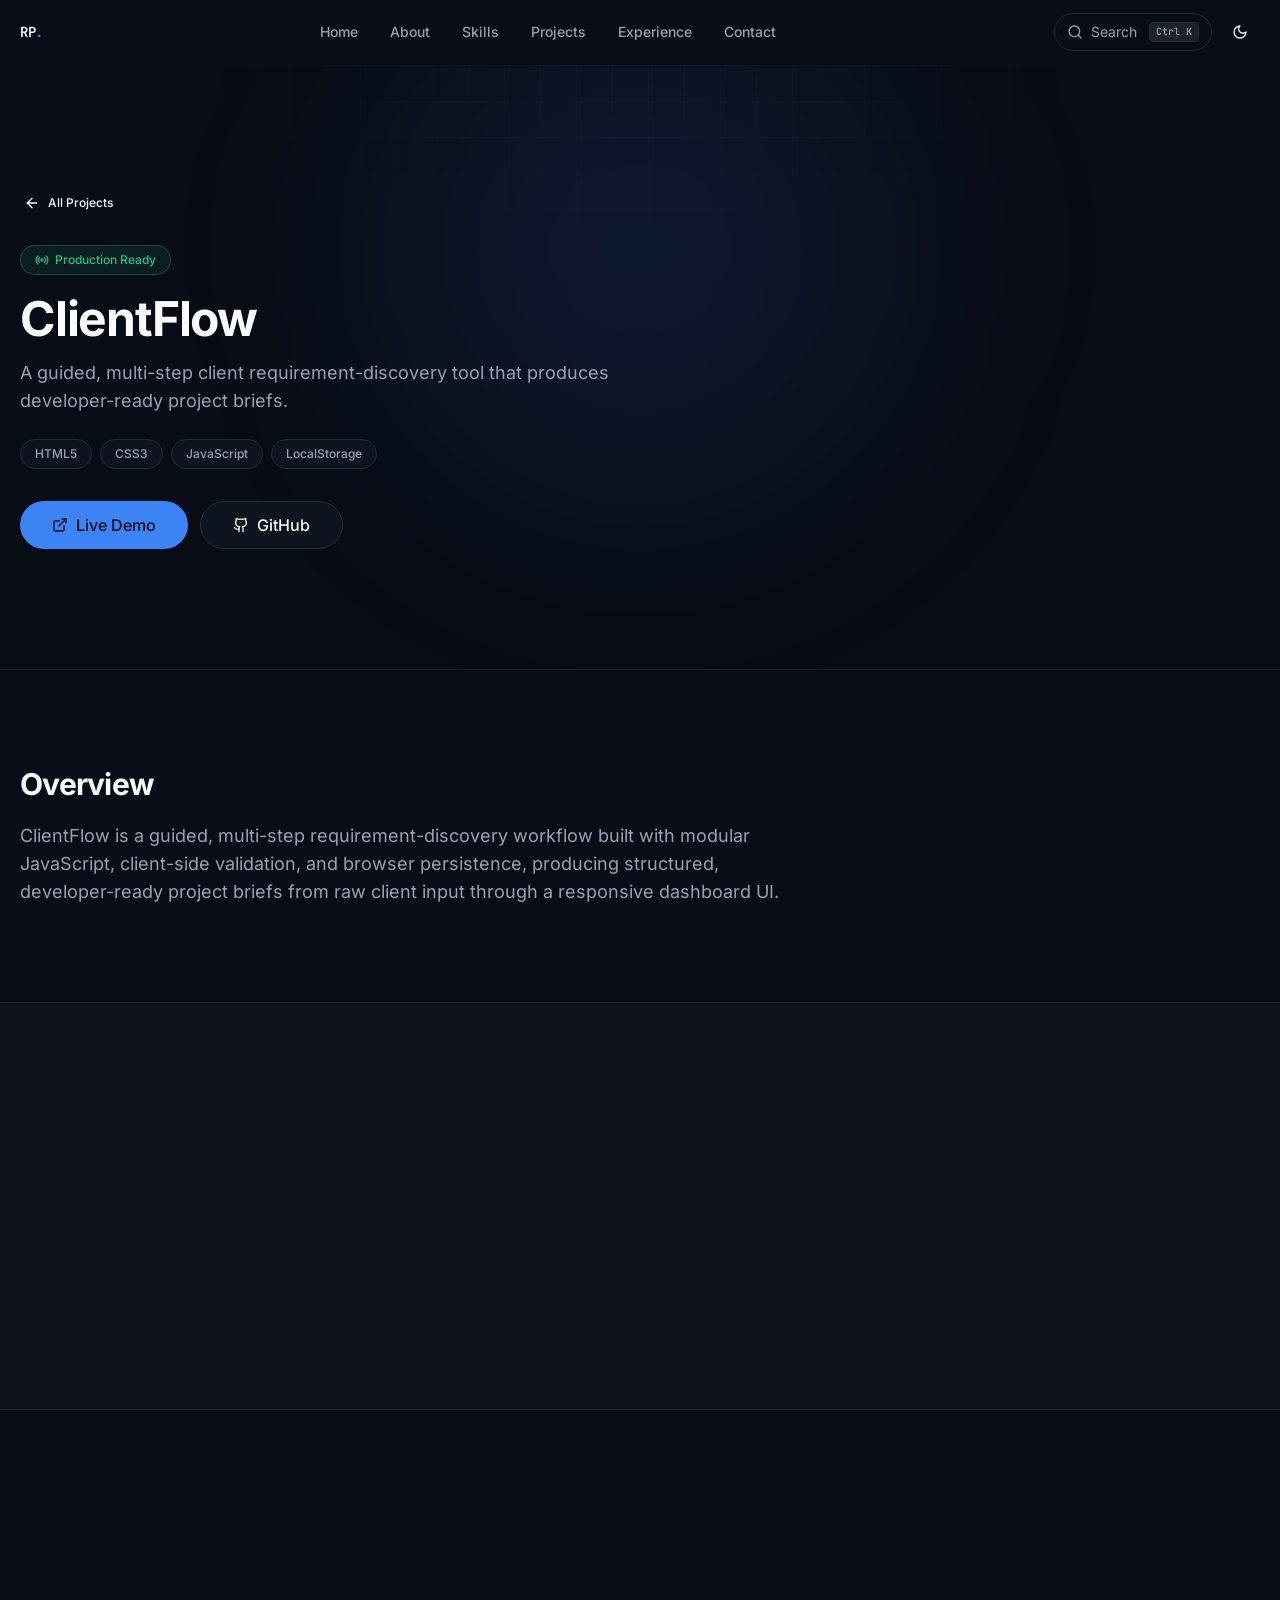
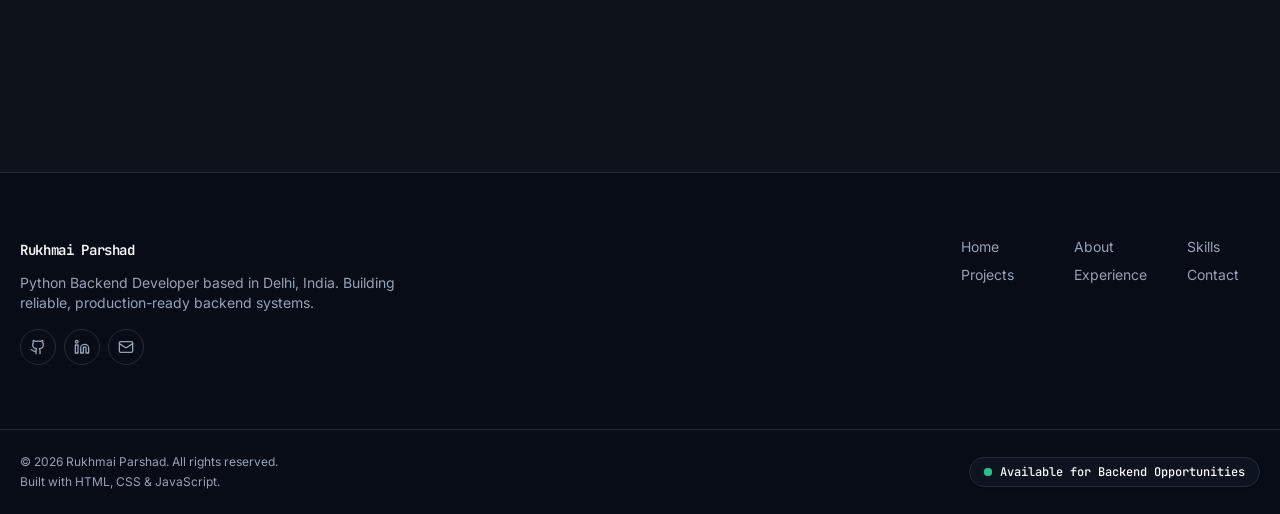
<file: projects/clientflow.html>
<!DOCTYPE html>
<html class="dark" lang="en" style="color-scheme: dark;"><head><script>(function(){try{var stored=localStorage.getItem('theme')||'dark';if(stored==='system'){stored=window.matchMedia('(prefers-color-scheme: dark)').matches?'dark':'light';}if(stored==='dark'){document.documentElement.classList.add('dark');document.documentElement.style.colorScheme='dark';}else{document.documentElement.style.colorScheme='light';}}catch(e){}})();</script><meta charset="utf-8"/><meta content="width=device-width, initial-scale=1" name="viewport"/><link as="font" crossorigin="" href="../fonts/inter-variable.woff2" rel="preload" type="font/woff2"/><link as="font" crossorigin="" href="../fonts/jetbrains-mono-variable.woff2" rel="preload" type="font/woff2"/><link href="../css/style.css" rel="stylesheet"/><meta content="" name="next-size-adjust"/><meta content="#F7F5F2" media="(prefers-color-scheme: light)" name="theme-color"/><meta content="#0B0F17" media="(prefers-color-scheme: dark)" name="theme-color"/><title>ClientFlow — Rukhmai Parshad</title><meta content="A guided, multi-step client requirement-discovery tool that produces developer-ready project briefs." name="description"/><meta content="Rukhmai Parshad" name="application-name"/><link href="https://rukhmaiparshad.dev" rel="author"/><meta content="Rukhmai Parshad" name="author"/><link href="../manifest.webmanifest" rel="manifest"/><meta content="Rukhmai Parshad,Python Developer,Django Developer,Django REST Framework Developer,Backend Developer,REST API Development,JWT Authentication,PostgreSQL,MySQL,MS SQL Server" name="keywords"/><meta content="Rukhmai Parshad" name="creator"/><meta content="index, follow" name="robots"/><meta content="index, follow, max-image-preview:large, max-snippet:-1" name="googlebot"/><link href="https://rukhmaiparshad.dev/projects/clientflow" rel="canonical"/><meta content="ClientFlow — Rukhmai Parshad" property="og:title"/><meta content="A guided, multi-step client requirement-discovery tool that produces developer-ready project briefs." property="og:description"/><meta content="https://rukhmaiparshad.dev/projects/clientflow" property="og:url"/><meta content="summary" name="twitter:card"/><meta content="ClientFlow — Rukhmai Parshad" name="twitter:title"/><meta content="A guided, multi-step client requirement-discovery tool that produces developer-ready project briefs." name="twitter:description"/><link href="../favicon.svg" rel="icon" type="image/svg+xml"/><link href="../favicon-32x32.png" rel="icon" sizes="32x32" type="image/png"/><link href="../apple-touch-icon.png" rel="apple-touch-icon" sizes="180x180"/></head><body class="__variable_53f2d8 __variable_4a860e font-sans"><div hidden=""></div><a class="sr-only focus:not-sr-only focus:fixed focus:left-4 focus:top-4 focus:z-[100] focus:rounded-md focus:bg-accent focus:px-4 focus:py-2 focus:text-accent-foreground" href="#main-content">Skip to main content</a><div aria-hidden="true" class="fixed inset-x-0 top-0 z-[60] h-[3px] origin-left bg-accent transition-transform duration-150 ease-out" id="scroll-progress-bar" style="transform:scaleX(0)"></div><div id="top"></div><header class="animate-fade-up sticky top-0 z-50 w-full border-b transition-all duration-300 border-transparent bg-transparent" id="site-header"><div class="container flex h-16 items-center justify-between gap-4"><a class="font-mono text-sm font-semibold tracking-tight text-foreground" href="#top">RP<span class="text-accent">.</span></a><nav aria-label="Primary" class="hidden items-center gap-1 md:flex"><a class="rounded-full px-3.5 py-2 text-sm font-medium text-muted-foreground transition-colors hover:bg-secondary hover:text-foreground active:scale-[0.97] active:bg-secondary/80 dark:active:scale-100 dark:active:bg-secondary" href="#top">Home</a><a class="rounded-full px-3.5 py-2 text-sm font-medium text-muted-foreground transition-colors hover:bg-secondary hover:text-foreground active:scale-[0.97] active:bg-secondary/80 dark:active:scale-100 dark:active:bg-secondary" href="#about">About</a><a class="rounded-full px-3.5 py-2 text-sm font-medium text-muted-foreground transition-colors hover:bg-secondary hover:text-foreground active:scale-[0.97] active:bg-secondary/80 dark:active:scale-100 dark:active:bg-secondary" href="#skills">Skills</a><a class="rounded-full px-3.5 py-2 text-sm font-medium text-muted-foreground transition-colors hover:bg-secondary hover:text-foreground active:scale-[0.97] active:bg-secondary/80 dark:active:scale-100 dark:active:bg-secondary" href="#projects">Projects</a><a class="rounded-full px-3.5 py-2 text-sm font-medium text-muted-foreground transition-colors hover:bg-secondary hover:text-foreground active:scale-[0.97] active:bg-secondary/80 dark:active:scale-100 dark:active:bg-secondary" href="#experience">Experience</a><a class="rounded-full px-3.5 py-2 text-sm font-medium text-muted-foreground transition-colors hover:bg-secondary hover:text-foreground active:scale-[0.97] active:bg-secondary/80 dark:active:scale-100 dark:active:bg-secondary" href="#contact">Contact</a></nav><div class="flex items-center gap-2"><button aria-label="Open command palette" class="hidden items-center gap-2 rounded-full border border-border px-3 py-2 text-sm text-muted-foreground transition-colors hover:bg-secondary hover:text-foreground sm:flex command-palette-trigger" id="command-palette-trigger-0" type="button"><svg class="lucide lucide-search h-4 w-4" fill="none" height="24" stroke="currentColor" stroke-linecap="round" stroke-linejoin="round" stroke-width="2" viewbox="0 0 24 24" width="24" xmlns="http://www.w3.org/2000/svg"><circle cx="11" cy="11" r="8"></circle><path d="m21 21-4.3-4.3"></path></svg><span>Search</span><kbd class="inline-flex h-5 min-w-[1.25rem] items-center justify-center rounded border border-border bg-secondary px-1.5 font-mono text-[10px] font-medium text-muted-foreground ml-1">Ctrl K</kbd></button><button aria-label="Open command palette" class="flex h-10 w-10 items-center justify-center rounded-full text-muted-foreground transition-colors hover:bg-secondary hover:text-foreground sm:hidden command-palette-trigger" id="command-palette-trigger-1" type="button"><svg class="lucide lucide-search h-4 w-4" fill="none" height="24" stroke="currentColor" stroke-linecap="round" stroke-linejoin="round" stroke-width="2" viewbox="0 0 24 24" width="24" xmlns="http://www.w3.org/2000/svg"><circle cx="11" cy="11" r="8"></circle><path d="m21 21-4.3-4.3"></path></svg></button><span class="relative inline-flex" id="theme-toggle-wrapper"><button aria-expanded="false" aria-haspopup="menu" aria-label="Toggle theme" class="inline-flex items-center justify-center gap-2 whitespace-nowrap rounded-full text-sm font-medium transition-all duration-300 disabled:pointer-events-none disabled:opacity-50 focus-visible:outline focus-visible:outline-2 focus-visible:outline-offset-2 focus-visible:outline-ring [&amp;_svg]:pointer-events-none [&amp;_svg]:size-4 [&amp;_svg]:shrink-0 text-foreground hover:bg-secondary active:scale-[0.98] dark:active:scale-100 h-10 w-10 relative" data-state="closed" id="theme-toggle-trigger" type="button"><svg class="lucide lucide-sun h-[1.15rem] w-[1.15rem] transition-all -rotate-90 scale-0" fill="none" height="24" stroke="currentColor" stroke-linecap="round" stroke-linejoin="round" stroke-width="2" viewbox="0 0 24 24" width="24" xmlns="http://www.w3.org/2000/svg"><circle cx="12" cy="12" r="4"></circle><path d="M12 2v2"></path><path d="M12 20v2"></path><path d="m4.93 4.93 1.41 1.41"></path><path d="m17.66 17.66 1.41 1.41"></path><path d="M2 12h2"></path><path d="M20 12h2"></path><path d="m6.34 17.66-1.41 1.41"></path><path d="m19.07 4.93-1.41 1.41"></path></svg><svg class="lucide lucide-moon absolute h-[1.15rem] w-[1.15rem] transition-all rotate-0 scale-100" fill="none" height="24" stroke="currentColor" stroke-linecap="round" stroke-linejoin="round" stroke-width="2" viewbox="0 0 24 24" width="24" xmlns="http://www.w3.org/2000/svg"><path d="M12 3a6 6 0 0 0 9 9 9 9 0 1 1-9-9Z"></path></svg></button>
<div aria-orientation="vertical" class="absolute right-0 z-50 mt-2 min-w-[10rem] overflow-hidden rounded-lg border border-border bg-popover p-1 text-popover-foreground shadow-elevated data-[state=open]:animate-in data-[state=closed]:animate-out data-[state=closed]:fade-out-0 data-[state=open]:fade-in-0 data-[state=closed]:zoom-out-95 data-[state=open]:zoom-in-95 data-[state=open]:slide-in-from-top-2" data-state="closed" hidden="" id="theme-menu" role="menu" style="top:100%;">
<div class="relative flex cursor-pointer select-none items-center gap-2 rounded-md px-2 py-1.5 text-sm outline-none transition-colors hover:bg-secondary justify-between" data-theme-value="light" role="menuitem">
<span class="flex items-center gap-2"><svg class="lucide lucide-sun h-4 w-4" fill="none" height="24" stroke="currentColor" stroke-linecap="round" stroke-linejoin="round" stroke-width="2" viewbox="0 0 24 24" width="24" xmlns="http://www.w3.org/2000/svg"><circle cx="12" cy="12" r="4"></circle><path d="M12 2v2"></path><path d="M12 20v2"></path><path d="m4.93 4.93 1.41 1.41"></path><path d="m17.66 17.66 1.41 1.41"></path><path d="M2 12h2"></path><path d="M20 12h2"></path><path d="m6.34 17.66-1.41 1.41"></path><path d="m19.07 4.93-1.41 1.41"></path></svg>Light</span>
<span aria-hidden="true" class="text-accent theme-dot" hidden="">•</span>
</div>
<div class="relative flex cursor-pointer select-none items-center gap-2 rounded-md px-2 py-1.5 text-sm outline-none transition-colors hover:bg-secondary justify-between" data-theme-value="dark" role="menuitem">
<span class="flex items-center gap-2"><svg class="lucide lucide-moon h-4 w-4" fill="none" height="24" stroke="currentColor" stroke-linecap="round" stroke-linejoin="round" stroke-width="2" viewbox="0 0 24 24" width="24" xmlns="http://www.w3.org/2000/svg"><path d="M12 3a6 6 0 0 0 9 9 9 9 0 1 1-9-9Z"></path></svg>Dark</span>
<span aria-hidden="true" class="text-accent theme-dot" hidden="">•</span>
</div>
<div class="relative flex cursor-pointer select-none items-center gap-2 rounded-md px-2 py-1.5 text-sm outline-none transition-colors hover:bg-secondary justify-between" data-theme-value="system" role="menuitem">
<span class="flex items-center gap-2"><svg class="lucide lucide-laptop h-4 w-4" fill="none" height="24" stroke="currentColor" stroke-linecap="round" stroke-linejoin="round" stroke-width="2" viewbox="0 0 24 24" width="24" xmlns="http://www.w3.org/2000/svg"><path d="M20 16V7a2 2 0 0 0-2-2H6a2 2 0 0 0-2 2v9m16 0H4m16 0 1.28 2.55a1 1 0 0 1-.9 1.45H3.62a1 1 0 0 1-.9-1.45L4 16"></path></svg>System</span>
<span aria-hidden="true" class="text-accent theme-dot" hidden="">•</span>
</div>
</div>
</span><button aria-controls="radix-_R_4slb_" aria-expanded="false" aria-haspopup="dialog" aria-label="Open menu" class="inline-flex items-center justify-center gap-2 whitespace-nowrap rounded-full text-sm font-medium transition-all duration-300 disabled:pointer-events-none disabled:opacity-50 focus-visible:outline focus-visible:outline-2 focus-visible:outline-offset-2 focus-visible:outline-ring [&amp;_svg]:pointer-events-none [&amp;_svg]:size-4 [&amp;_svg]:shrink-0 text-foreground hover:bg-secondary active:scale-[0.98] dark:active:scale-100 h-10 w-10 md:hidden" data-state="closed" id="mobile-menu-trigger" type="button"><svg class="lucide lucide-menu h-5 w-5" fill="none" height="24" stroke="currentColor" stroke-linecap="round" stroke-linejoin="round" stroke-width="2" viewbox="0 0 24 24" width="24" xmlns="http://www.w3.org/2000/svg"><line x1="4" x2="20" y1="12" y2="12"></line><line x1="4" x2="20" y1="6" y2="6"></line><line x1="4" x2="20" y1="18" y2="18"></line></svg></button></div></div></header><main class="flex min-h-screen flex-col" id="main-content"><section aria-labelledby="project-hero-heading" class="relative overflow-hidden section-padding"><div aria-hidden="true" class="pointer-events-none absolute inset-0 -z-10 overflow-hidden"><div class="absolute inset-0 opacity-[0.4] [mask-image:radial-gradient(ellipse_65%_55%_at_50%_0%,black,transparent_75%)]" style="background-image: linear-gradient(to right, hsl(var(--foreground) / 0.06) 1px, transparent 1px), linear-gradient(to bottom, hsl(var(--foreground) / 0.06) 1px, transparent 1px); background-size: 36px 36px;"></div><div class="absolute left-1/2 top-[-12%] h-[36rem] w-[36rem] -translate-x-1/2 rounded-full bg-accent/[0.06] blur-[130px] dark:h-[32rem] dark:w-[32rem] dark:bg-accent/10 dark:blur-[110px]"></div></div><div class="container relative"><div style="opacity: 1; transform: none;"><a class="inline-flex items-center justify-center gap-2 whitespace-nowrap rounded-full font-medium transition-all duration-300 disabled:pointer-events-none disabled:opacity-50 focus-visible:outline focus-visible:outline-2 focus-visible:outline-offset-2 focus-visible:outline-ring [&amp;_svg]:pointer-events-none [&amp;_svg]:size-4 [&amp;_svg]:shrink-0 text-foreground hover:bg-secondary active:scale-[0.98] dark:active:scale-100 h-9 px-4 text-xs -ml-3 mb-6" href="../projects.html"><svg aria-hidden="true" class="lucide lucide-arrow-left h-3.5 w-3.5" fill="none" height="24" stroke="currentColor" stroke-linecap="round" stroke-linejoin="round" stroke-width="2" viewbox="0 0 24 24" width="24" xmlns="http://www.w3.org/2000/svg"><path d="m12 19-7-7 7-7"></path><path d="M19 12H5"></path></svg>All Projects</a><div class="flex flex-wrap items-center gap-2"><span class="inline-flex items-center gap-1.5 rounded-full border px-3.5 py-1.5 text-xs font-medium transition-colors duration-300 border-success/30 bg-success/10 text-success"><svg aria-hidden="true" class="lucide lucide-radio h-3.5 w-3.5" fill="none" height="24" stroke="currentColor" stroke-linecap="round" stroke-linejoin="round" stroke-width="2" viewbox="0 0 24 24" width="24" xmlns="http://www.w3.org/2000/svg"><path d="M4.9 19.1C1 15.2 1 8.8 4.9 4.9"></path><path d="M7.8 16.2c-2.3-2.3-2.3-6.1 0-8.5"></path><circle cx="12" cy="12" r="2"></circle><path d="M16.2 7.8c2.3 2.3 2.3 6.1 0 8.5"></path><path d="M19.1 4.9C23 8.8 23 15.1 19.1 19"></path></svg>Production Ready</span></div><h1 class="mt-5 text-balance text-4xl font-bold tracking-tight sm:text-5xl" id="project-hero-heading">ClientFlow</h1><p class="mt-4 max-w-2xl text-lg text-muted-foreground">A guided, multi-step client requirement-discovery tool that produces developer-ready project briefs.</p><ul aria-label="ClientFlow tech stack" class="mt-6 flex flex-wrap gap-2"><li><span class="inline-flex items-center rounded-full border border-border bg-card px-3.5 py-1.5 text-xs font-medium text-muted-foreground shadow-subtle transition-colors duration-300 hover:border-accent/30 hover:text-foreground">HTML5</span></li><li><span class="inline-flex items-center rounded-full border border-border bg-card px-3.5 py-1.5 text-xs font-medium text-muted-foreground shadow-subtle transition-colors duration-300 hover:border-accent/30 hover:text-foreground">CSS3</span></li><li><span class="inline-flex items-center rounded-full border border-border bg-card px-3.5 py-1.5 text-xs font-medium text-muted-foreground shadow-subtle transition-colors duration-300 hover:border-accent/30 hover:text-foreground">JavaScript</span></li><li><span class="inline-flex items-center rounded-full border border-border bg-card px-3.5 py-1.5 text-xs font-medium text-muted-foreground shadow-subtle transition-colors duration-300 hover:border-accent/30 hover:text-foreground">LocalStorage</span></li></ul><div class="mt-8 flex flex-wrap items-center gap-3"><a class="inline-flex items-center justify-center gap-2 whitespace-nowrap rounded-full font-medium transition-all duration-300 disabled:pointer-events-none disabled:opacity-50 focus-visible:outline focus-visible:outline-2 focus-visible:outline-offset-2 focus-visible:outline-ring [&amp;_svg]:pointer-events-none [&amp;_svg]:size-4 [&amp;_svg]:shrink-0 bg-accent text-accent-foreground shadow-subtle hover:-translate-y-0.5 hover:shadow-elevated active:translate-y-0 active:scale-[0.98] active:shadow-subtle dark:active:scale-100 h-12 px-8 text-base" href="https://clientflow-green.vercel.app/" rel="noopener noreferrer" target="_blank"><svg aria-hidden="true" class="lucide lucide-external-link h-4 w-4" fill="none" height="24" stroke="currentColor" stroke-linecap="round" stroke-linejoin="round" stroke-width="2" viewbox="0 0 24 24" width="24" xmlns="http://www.w3.org/2000/svg"><path d="M15 3h6v6"></path><path d="M10 14 21 3"></path><path d="M18 13v6a2 2 0 0 1-2 2H5a2 2 0 0 1-2-2V8a2 2 0 0 1 2-2h6"></path></svg>Live Demo</a><a class="inline-flex items-center justify-center gap-2 whitespace-nowrap rounded-full font-medium transition-all duration-300 disabled:pointer-events-none disabled:opacity-50 focus-visible:outline focus-visible:outline-2 focus-visible:outline-offset-2 focus-visible:outline-ring [&amp;_svg]:pointer-events-none [&amp;_svg]:size-4 [&amp;_svg]:shrink-0 border border-border bg-card text-foreground shadow-subtle hover:-translate-y-0.5 hover:border-accent/30 hover:bg-secondary hover:shadow-elevated active:translate-y-0 active:scale-[0.98] active:shadow-subtle dark:active:scale-100 h-12 px-8 text-base" href="https://github.com/Rukhmai-Parshad/clientflow" rel="noopener noreferrer" target="_blank"><svg aria-hidden="true" class="lucide lucide-github h-4 w-4" fill="none" height="24" stroke="currentColor" stroke-linecap="round" stroke-linejoin="round" stroke-width="2" viewbox="0 0 24 24" width="24" xmlns="http://www.w3.org/2000/svg"><path d="M15 22v-4a4.8 4.8 0 0 0-1-3.5c3 0 6-2 6-5.5.08-1.25-.27-2.48-1-3.5.28-1.15.28-2.35 0-3.5 0 0-1 0-3 1.5-2.64-.5-5.36-.5-8 0C6 2 5 2 5 2c-.3 1.15-.3 2.35 0 3.5A5.403 5.403 0 0 0 4 9c0 3.5 3 5.5 6 5.5-.39.49-.68 1.05-.85 1.65-.17.6-.22 1.23-.15 1.85v4"></path><path d="M9 18c-4.51 2-5-2-7-2"></path></svg>GitHub</a></div></div></div></section><section aria-labelledby="overview-heading" class="border-t border-border/60 py-16 sm:py-20 lg:py-24"><div class="container"><div style="opacity: 1; transform: none;"><h2 class="text-2xl font-bold tracking-tight sm:text-3xl" id="overview-heading">Overview</h2><p class="mt-5 max-w-3xl text-base leading-relaxed text-muted-foreground sm:text-lg">ClientFlow is a guided, multi-step requirement-discovery workflow built with modular JavaScript, client-side validation, and browser persistence, producing structured, developer-ready project briefs from raw client input through a responsive dashboard UI.</p></div></div></section><section aria-labelledby="features-heading" class="border-t border-border/60 bg-secondary/30 py-16 sm:py-20 lg:py-24"><div class="container"><div style="opacity: 0; transform: translateY(16px);"><h2 class="text-2xl font-bold tracking-tight sm:text-3xl" id="features-heading">Features</h2></div><ul class="mt-8 grid gap-4 sm:grid-cols-2"><li><div style="opacity: 0; transform: translateY(16px);"><div class="flex h-full items-start gap-3 rounded-lg border border-border bg-card p-5 shadow-subtle"><svg aria-hidden="true" class="lucide lucide-circle-check mt-0.5 h-5 w-5 shrink-0 text-accent" fill="none" height="24" stroke="currentColor" stroke-linecap="round" stroke-linejoin="round" stroke-width="2" viewbox="0 0 24 24" width="24" xmlns="http://www.w3.org/2000/svg"><circle cx="12" cy="12" r="10"></circle><path d="m9 12 2 2 4-4"></path></svg><span class="text-sm leading-relaxed text-muted-foreground">Guided, multi-step requirement-discovery workflow with client-side validation.</span></div></div></li><li><div style="opacity: 0; transform: translateY(16px);"><div class="flex h-full items-start gap-3 rounded-lg border border-border bg-card p-5 shadow-subtle"><svg aria-hidden="true" class="lucide lucide-circle-check mt-0.5 h-5 w-5 shrink-0 text-accent" fill="none" height="24" stroke="currentColor" stroke-linecap="round" stroke-linejoin="round" stroke-width="2" viewbox="0 0 24 24" width="24" xmlns="http://www.w3.org/2000/svg"><circle cx="12" cy="12" r="10"></circle><path d="m9 12 2 2 4-4"></path></svg><span class="text-sm leading-relaxed text-muted-foreground">Browser persistence via LocalStorage so progress isn't lost mid-flow.</span></div></div></li><li><div style="opacity: 0; transform: translateY(16px);"><div class="flex h-full items-start gap-3 rounded-lg border border-border bg-card p-5 shadow-subtle"><svg aria-hidden="true" class="lucide lucide-circle-check mt-0.5 h-5 w-5 shrink-0 text-accent" fill="none" height="24" stroke="currentColor" stroke-linecap="round" stroke-linejoin="round" stroke-width="2" viewbox="0 0 24 24" width="24" xmlns="http://www.w3.org/2000/svg"><circle cx="12" cy="12" r="10"></circle><path d="m9 12 2 2 4-4"></path></svg><span class="text-sm leading-relaxed text-muted-foreground">Produces structured, developer-ready project briefs from raw client input.</span></div></div></li><li><div style="opacity: 0; transform: translateY(16px);"><div class="flex h-full items-start gap-3 rounded-lg border border-border bg-card p-5 shadow-subtle"><svg aria-hidden="true" class="lucide lucide-circle-check mt-0.5 h-5 w-5 shrink-0 text-accent" fill="none" height="24" stroke="currentColor" stroke-linecap="round" stroke-linejoin="round" stroke-width="2" viewbox="0 0 24 24" width="24" xmlns="http://www.w3.org/2000/svg"><circle cx="12" cy="12" r="10"></circle><path d="m9 12 2 2 4-4"></path></svg><span class="text-sm leading-relaxed text-muted-foreground">Responsive dashboard UI, deployed on Vercel.</span></div></div></li></ul></div></section><section aria-labelledby="tech-heading" class="border-t border-border/60 py-16 sm:py-20 lg:py-24"><div class="container"><div style="opacity: 0; transform: translateY(16px);"><h2 class="text-2xl font-bold tracking-tight sm:text-3xl" id="tech-heading">Tech Stack</h2><ul aria-label="ClientFlow technologies" class="mt-6 flex flex-wrap gap-2"><li><span class="inline-flex items-center rounded-full border border-border bg-card px-3.5 py-1.5 text-xs font-medium text-muted-foreground shadow-subtle transition-colors duration-300 hover:border-accent/30 hover:text-foreground">HTML5</span></li><li><span class="inline-flex items-center rounded-full border border-border bg-card px-3.5 py-1.5 text-xs font-medium text-muted-foreground shadow-subtle transition-colors duration-300 hover:border-accent/30 hover:text-foreground">CSS3</span></li><li><span class="inline-flex items-center rounded-full border border-border bg-card px-3.5 py-1.5 text-xs font-medium text-muted-foreground shadow-subtle transition-colors duration-300 hover:border-accent/30 hover:text-foreground">JavaScript</span></li><li><span class="inline-flex items-center rounded-full border border-border bg-card px-3.5 py-1.5 text-xs font-medium text-muted-foreground shadow-subtle transition-colors duration-300 hover:border-accent/30 hover:text-foreground">LocalStorage</span></li></ul></div></div></section><section aria-labelledby="architecture-heading" class="border-t border-border/60 bg-secondary/30 py-16 sm:py-20 lg:py-24"><div class="container"><div style="opacity: 0; transform: translateY(16px);"><h2 class="text-2xl font-bold tracking-tight sm:text-3xl" id="architecture-heading">Architecture</h2><div class="mt-8 rounded-xl border border-border bg-card p-6 shadow-subtle sm:p-10"><div><svg aria-label="ClientFlow architecture flow: Multi-Step Form UI → Client-Side Validation (JS) → LocalStorage Persistence → Structured Brief Output" class="h-auto w-full" role="img" viewbox="0 0 640 410"><title>ClientFlow architecture: Multi-Step Form UI → Client-Side Validation (JS) → LocalStorage Persistence → Structured Brief Output</title><defs><marker id="arrow-r0" markerheight="6" markerwidth="6" orient="auto-start-reverse" refx="5" refy="5" viewbox="0 0 10 10"><path d="M0,0 L10,5 L0,10 z" fill="hsl(var(--accent))"></path></marker></defs><g><rect fill="hsl(var(--card))" height="56" rx="14" stroke="hsl(var(--border))" width="440" x="100" y="24"></rect><text dominant-baseline="middle" fill="hsl(var(--foreground))" font-family="var(--font-inter), system-ui, sans-serif" font-size="15" font-weight="600" text-anchor="middle" x="320" y="52">Multi-Step Form UI</text><line marker-end="url(#arrow-r0)" stroke="hsl(var(--accent))" stroke-width="2" x1="320" x2="320" y1="80" y2="126"></line></g><g><rect fill="hsl(var(--card))" height="56" rx="14" stroke="hsl(var(--border))" width="440" x="100" y="126"></rect><text dominant-baseline="middle" fill="hsl(var(--foreground))" font-family="var(--font-inter), system-ui, sans-serif" font-size="15" font-weight="600" text-anchor="middle" x="320" y="154">Client-Side Validation (JS)</text><line marker-end="url(#arrow-r0)" stroke="hsl(var(--accent))" stroke-width="2" x1="320" x2="320" y1="182" y2="228"></line></g><g><rect fill="hsl(var(--card))" height="56" rx="14" stroke="hsl(var(--border))" width="440" x="100" y="228"></rect><text dominant-baseline="middle" fill="hsl(var(--foreground))" font-family="var(--font-inter), system-ui, sans-serif" font-size="15" font-weight="600" text-anchor="middle" x="320" y="256">LocalStorage Persistence</text><line marker-end="url(#arrow-r0)" stroke="hsl(var(--accent))" stroke-width="2" x1="320" x2="320" y1="284" y2="330"></line></g><g><rect fill="hsl(var(--card))" height="56" rx="14" stroke="hsl(var(--border))" width="440" x="100" y="330"></rect><text dominant-baseline="middle" fill="hsl(var(--foreground))" font-family="var(--font-inter), system-ui, sans-serif" font-size="15" font-weight="600" text-anchor="middle" x="320" y="358">Structured Brief Output</text></g></svg></div></div></div></div></section><section aria-labelledby="api-heading" class="border-t border-border/60 py-16 sm:py-20 lg:py-24"><div class="container"><div style="opacity: 0; transform: translateY(16px);"><h2 class="text-2xl font-bold tracking-tight sm:text-3xl" id="api-heading">API Highlights</h2><ul class="mt-6 space-y-3"><li class="flex items-start gap-3 font-mono text-sm text-muted-foreground"><svg aria-hidden="true" class="lucide lucide-rocket mt-0.5 h-4 w-4 shrink-0 text-accent" fill="none" height="24" stroke="currentColor" stroke-linecap="round" stroke-linejoin="round" stroke-width="2" viewbox="0 0 24 24" width="24" xmlns="http://www.w3.org/2000/svg"><path d="M4.5 16.5c-1.5 1.26-2 5-2 5s3.74-.5 5-2c.71-.84.7-2.13-.09-2.91a2.18 2.18 0 0 0-2.91-.09z"></path><path d="m12 15-3-3a22 22 0 0 1 2-3.95A12.88 12.88 0 0 1 22 2c0 2.72-.78 7.5-6 11a22.35 22.35 0 0 1-4 2z"></path><path d="M9 12H4s.55-3.03 2-4c1.62-1.08 5 0 5 0"></path><path d="M12 15v5s3.03-.55 4-2c1.08-1.62 0-5 0-5"></path></svg>Multi-step, guided data-collection flow</li><li class="flex items-start gap-3 font-mono text-sm text-muted-foreground"><svg aria-hidden="true" class="lucide lucide-rocket mt-0.5 h-4 w-4 shrink-0 text-accent" fill="none" height="24" stroke="currentColor" stroke-linecap="round" stroke-linejoin="round" stroke-width="2" viewbox="0 0 24 24" width="24" xmlns="http://www.w3.org/2000/svg"><path d="M4.5 16.5c-1.5 1.26-2 5-2 5s3.74-.5 5-2c.71-.84.7-2.13-.09-2.91a2.18 2.18 0 0 0-2.91-.09z"></path><path d="m12 15-3-3a22 22 0 0 1 2-3.95A12.88 12.88 0 0 1 22 2c0 2.72-.78 7.5-6 11a22.35 22.35 0 0 1-4 2z"></path><path d="M9 12H4s.55-3.03 2-4c1.62-1.08 5 0 5 0"></path><path d="M12 15v5s3.03-.55 4-2c1.08-1.62 0-5 0-5"></path></svg>Client-side validation with modular JavaScript</li><li class="flex items-start gap-3 font-mono text-sm text-muted-foreground"><svg aria-hidden="true" class="lucide lucide-rocket mt-0.5 h-4 w-4 shrink-0 text-accent" fill="none" height="24" stroke="currentColor" stroke-linecap="round" stroke-linejoin="round" stroke-width="2" viewbox="0 0 24 24" width="24" xmlns="http://www.w3.org/2000/svg"><path d="M4.5 16.5c-1.5 1.26-2 5-2 5s3.74-.5 5-2c.71-.84.7-2.13-.09-2.91a2.18 2.18 0 0 0-2.91-.09z"></path><path d="m12 15-3-3a22 22 0 0 1 2-3.95A12.88 12.88 0 0 1 22 2c0 2.72-.78 7.5-6 11a22.35 22.35 0 0 1-4 2z"></path><path d="M9 12H4s.55-3.03 2-4c1.62-1.08 5 0 5 0"></path><path d="M12 15v5s3.03-.55 4-2c1.08-1.62 0-5 0-5"></path></svg>Browser-persisted progress via LocalStorage</li></ul></div></div></section><section aria-labelledby="deployment-heading" class="border-t border-border/60 py-16 sm:py-20 lg:py-24"><div class="container"><div style="opacity: 0; transform: translateY(16px);"><h2 class="text-2xl font-bold tracking-tight sm:text-3xl" id="deployment-heading">Deployment</h2><p class="mt-5 max-w-3xl text-base leading-relaxed text-muted-foreground sm:text-lg">Deployed live on Vercel.</p></div></div></section><section aria-labelledby="challenges-heading" class="border-t border-border/60 bg-secondary/30 py-16 sm:py-20 lg:py-24"><div class="container"><div style="opacity: 0; transform: translateY(16px);"><div class="flex items-center gap-2"><svg aria-hidden="true" class="lucide lucide-wrench h-5 w-5 text-accent" fill="none" height="24" stroke="currentColor" stroke-linecap="round" stroke-linejoin="round" stroke-width="2" viewbox="0 0 24 24" width="24" xmlns="http://www.w3.org/2000/svg"><path d="M14.7 6.3a1 1 0 0 0 0 1.4l1.6 1.6a1 1 0 0 0 1.4 0l3.77-3.77a6 6 0 0 1-7.94 7.94l-6.91 6.91a2.12 2.12 0 0 1-3-3l6.91-6.91a6 6 0 0 1 7.94-7.94l-3.76 3.76z"></path></svg><h2 class="text-2xl font-bold tracking-tight sm:text-3xl" id="challenges-heading">Challenges</h2></div><ul class="mt-6 space-y-4"><li class="text-sm leading-relaxed text-muted-foreground sm:text-base">Structuring a multi-step form flow that stays usable without a backend or framework.</li><li class="text-sm leading-relaxed text-muted-foreground sm:text-base">Persisting in-progress answers in the browser so users don't lose work mid-flow.</li><li class="text-sm leading-relaxed text-muted-foreground sm:text-base">Turning raw client input into a structured, developer-ready brief on the client side alone.</li></ul></div></div></section><section aria-labelledby="learnings-heading" class="border-t border-border/60 py-16 sm:py-20 lg:py-24"><div class="container"><div style="opacity: 0; transform: translateY(16px);"><div class="flex items-center gap-2"><svg aria-hidden="true" class="lucide lucide-lightbulb h-5 w-5 text-accent" fill="none" height="24" stroke="currentColor" stroke-linecap="round" stroke-linejoin="round" stroke-width="2" viewbox="0 0 24 24" width="24" xmlns="http://www.w3.org/2000/svg"><path d="M15 14c.2-1 .7-1.7 1.5-2.5 1-.9 1.5-2.2 1.5-3.5A6 6 0 0 0 6 8c0 1 .2 2.2 1.5 3.5.7.7 1.3 1.5 1.5 2.5"></path><path d="M9 18h6"></path><path d="M10 22h4"></path></svg><h2 class="text-2xl font-bold tracking-tight sm:text-3xl" id="learnings-heading">Learnings</h2></div><ul class="mt-6 space-y-4"><li class="text-sm leading-relaxed text-muted-foreground sm:text-base">Practical experience with modular, vanilla JavaScript for a stateful multi-step flow.</li><li class="text-sm leading-relaxed text-muted-foreground sm:text-base">Learned to use LocalStorage for client-side persistence without a backend.</li><li class="text-sm leading-relaxed text-muted-foreground sm:text-base">Hands-on experience designing a responsive dashboard UI from scratch.</li></ul></div></div></section><section aria-labelledby="related-heading" class="border-t border-border/60 py-16 sm:py-20 lg:py-24"><div class="container"><div style="opacity: 0; transform: translateY(16px);"><div class="flex items-center gap-2"><svg aria-hidden="true" class="lucide lucide-list-checks h-5 w-5 text-accent" fill="none" height="24" stroke="currentColor" stroke-linecap="round" stroke-linejoin="round" stroke-width="2" viewbox="0 0 24 24" width="24" xmlns="http://www.w3.org/2000/svg"><path d="m3 17 2 2 4-4"></path><path d="m3 7 2 2 4-4"></path><path d="M13 6h8"></path><path d="M13 12h8"></path><path d="M13 18h8"></path></svg><h2 class="text-2xl font-bold tracking-tight sm:text-3xl" id="related-heading">Related Projects</h2></div></div><ul class="mt-8 grid gap-6 sm:grid-cols-2"><li><div style="opacity: 0; transform: translateY(16px);"><article class="flex h-full flex-col rounded-xl border bg-card shadow-subtle transition-all duration-300 hover:-translate-y-1 hover:shadow-elevated dark:hover:-translate-y-0.5 gap-5 border-border p-6"><div class="flex flex-wrap items-center gap-2"><span class="inline-flex items-center gap-1.5 rounded-full border px-3.5 py-1.5 text-xs font-medium transition-colors duration-300 border-success/30 bg-success/10 text-success"><svg aria-hidden="true" class="lucide lucide-radio h-3.5 w-3.5" fill="none" height="24" stroke="currentColor" stroke-linecap="round" stroke-linejoin="round" stroke-width="2" viewbox="0 0 24 24" width="24" xmlns="http://www.w3.org/2000/svg"><path d="M4.9 19.1C1 15.2 1 8.8 4.9 4.9"></path><path d="M7.8 16.2c-2.3-2.3-2.3-6.1 0-8.5"></path><circle cx="12" cy="12" r="2"></circle><path d="M16.2 7.8c2.3 2.3 2.3 6.1 0 8.5"></path><path d="M19.1 4.9C23 8.8 23 15.1 19.1 19"></path></svg>Production Ready</span></div><div><h3 class="font-semibold text-foreground text-lg"><a class="focus-visible:underline focus-visible:outline-none" href="../projects/invoice-processor.html">Invoice Processor</a></h3><p class="mt-2 text-muted-foreground text-sm">A Python pipeline that extracts and classifies structured data from invoice PDFs.</p></div><ul aria-label="Invoice Processor tech stack" class="flex flex-wrap gap-2"><li><span class="inline-flex items-center rounded-full border border-border bg-card px-3.5 py-1.5 text-xs font-medium text-muted-foreground shadow-subtle transition-colors duration-300 hover:border-accent/30 hover:text-foreground">Python</span></li><li><span class="inline-flex items-center rounded-full border border-border bg-card px-3.5 py-1.5 text-xs font-medium text-muted-foreground shadow-subtle transition-colors duration-300 hover:border-accent/30 hover:text-foreground">Django</span></li><li><span class="inline-flex items-center rounded-full border border-border bg-card px-3.5 py-1.5 text-xs font-medium text-muted-foreground shadow-subtle transition-colors duration-300 hover:border-accent/30 hover:text-foreground">Pandas</span></li><li><span class="inline-flex items-center rounded-full border border-border bg-card px-3.5 py-1.5 text-xs font-medium text-muted-foreground shadow-subtle transition-colors duration-300 hover:border-accent/30 hover:text-foreground">pdfplumber</span></li><li><span class="inline-flex items-center rounded-full border border-border bg-card px-3.5 py-1.5 text-xs font-medium text-muted-foreground shadow-subtle transition-colors duration-300 hover:border-accent/30 hover:text-foreground">OpenPyXL</span></li></ul><div class="mt-auto flex flex-wrap items-center gap-2 pt-2"><a class="inline-flex items-center justify-center gap-2 whitespace-nowrap rounded-full font-medium transition-all duration-300 disabled:pointer-events-none disabled:opacity-50 focus-visible:outline focus-visible:outline-2 focus-visible:outline-offset-2 focus-visible:outline-ring [&amp;_svg]:pointer-events-none [&amp;_svg]:size-4 [&amp;_svg]:shrink-0 bg-accent text-accent-foreground shadow-subtle hover:-translate-y-0.5 hover:shadow-elevated active:translate-y-0 active:scale-[0.98] active:shadow-subtle dark:active:scale-100 h-9 px-4 text-xs" href="../projects/invoice-processor.html">View Details<svg aria-hidden="true" class="lucide lucide-arrow-right h-3.5 w-3.5" fill="none" height="24" stroke="currentColor" stroke-linecap="round" stroke-linejoin="round" stroke-width="2" viewbox="0 0 24 24" width="24" xmlns="http://www.w3.org/2000/svg"><path d="M5 12h14"></path><path d="m12 5 7 7-7 7"></path></svg></a><a class="inline-flex items-center justify-center gap-2 whitespace-nowrap rounded-full font-medium transition-all duration-300 disabled:pointer-events-none disabled:opacity-50 focus-visible:outline focus-visible:outline-2 focus-visible:outline-offset-2 focus-visible:outline-ring [&amp;_svg]:pointer-events-none [&amp;_svg]:size-4 [&amp;_svg]:shrink-0 border border-border bg-card text-foreground shadow-subtle hover:-translate-y-0.5 hover:border-accent/30 hover:bg-secondary hover:shadow-elevated active:translate-y-0 active:scale-[0.98] active:shadow-subtle dark:active:scale-100 h-9 px-4 text-xs" href="https://github.com/Rukhmai-Parshad/invoice-processor" rel="noopener noreferrer" target="_blank"><svg aria-hidden="true" class="lucide lucide-github h-3.5 w-3.5" fill="none" height="24" stroke="currentColor" stroke-linecap="round" stroke-linejoin="round" stroke-width="2" viewbox="0 0 24 24" width="24" xmlns="http://www.w3.org/2000/svg"><path d="M15 22v-4a4.8 4.8 0 0 0-1-3.5c3 0 6-2 6-5.5.08-1.25-.27-2.48-1-3.5.28-1.15.28-2.35 0-3.5 0 0-1 0-3 1.5-2.64-.5-5.36-.5-8 0C6 2 5 2 5 2c-.3 1.15-.3 2.35 0 3.5A5.403 5.403 0 0 0 4 9c0 3.5 3 5.5 6 5.5-.39.49-.68 1.05-.85 1.65-.17.6-.22 1.23-.15 1.85v4"></path><path d="M9 18c-4.51 2-5-2-7-2"></path></svg>GitHub</a><a class="inline-flex items-center justify-center gap-2 whitespace-nowrap rounded-full font-medium transition-all duration-300 disabled:pointer-events-none disabled:opacity-50 focus-visible:outline focus-visible:outline-2 focus-visible:outline-offset-2 focus-visible:outline-ring [&amp;_svg]:pointer-events-none [&amp;_svg]:size-4 [&amp;_svg]:shrink-0 border border-border bg-card text-foreground shadow-subtle hover:-translate-y-0.5 hover:border-accent/30 hover:bg-secondary hover:shadow-elevated active:translate-y-0 active:scale-[0.98] active:shadow-subtle dark:active:scale-100 h-9 px-4 text-xs" href="https://invoice-processor-zfxc.onrender.com/" rel="noopener noreferrer" target="_blank"><svg aria-hidden="true" class="lucide lucide-external-link h-3.5 w-3.5" fill="none" height="24" stroke="currentColor" stroke-linecap="round" stroke-linejoin="round" stroke-width="2" viewbox="0 0 24 24" width="24" xmlns="http://www.w3.org/2000/svg"><path d="M15 3h6v6"></path><path d="M10 14 21 3"></path><path d="M18 13v6a2 2 0 0 1-2 2H5a2 2 0 0 1-2-2V8a2 2 0 0 1 2-2h6"></path></svg>Live Demo</a></div></article></div></li><li><div style="opacity: 0; transform: translateY(16px);"><article class="flex h-full flex-col rounded-xl border bg-card shadow-subtle transition-all duration-300 hover:-translate-y-1 hover:shadow-elevated dark:hover:-translate-y-0.5 gap-5 border-border p-6"><div class="flex flex-wrap items-center gap-2"><span class="inline-flex items-center gap-1.5 rounded-full border px-3.5 py-1.5 text-xs font-medium transition-colors duration-300 border-accent/30 bg-accent/10 text-accent"><svg aria-hidden="true" class="lucide lucide-circle-check h-3.5 w-3.5" fill="none" height="24" stroke="currentColor" stroke-linecap="round" stroke-linejoin="round" stroke-width="2" viewbox="0 0 24 24" width="24" xmlns="http://www.w3.org/2000/svg"><circle cx="12" cy="12" r="10"></circle><path d="m9 12 2 2 4-4"></path></svg>Completed</span></div><div><h3 class="font-semibold text-foreground text-lg"><a class="focus-visible:underline focus-visible:outline-none" href="../projects/edunoai.html">EdunoAI</a></h3><p class="mt-2 text-muted-foreground text-sm">A responsive multi-page educational website built with semantic HTML5 and CSS3.</p></div><ul aria-label="EdunoAI tech stack" class="flex flex-wrap gap-2"><li><span class="inline-flex items-center rounded-full border border-border bg-card px-3.5 py-1.5 text-xs font-medium text-muted-foreground shadow-subtle transition-colors duration-300 hover:border-accent/30 hover:text-foreground">HTML5</span></li><li><span class="inline-flex items-center rounded-full border border-border bg-card px-3.5 py-1.5 text-xs font-medium text-muted-foreground shadow-subtle transition-colors duration-300 hover:border-accent/30 hover:text-foreground">CSS3</span></li></ul><div class="mt-auto flex flex-wrap items-center gap-2 pt-2"><a class="inline-flex items-center justify-center gap-2 whitespace-nowrap rounded-full font-medium transition-all duration-300 disabled:pointer-events-none disabled:opacity-50 focus-visible:outline focus-visible:outline-2 focus-visible:outline-offset-2 focus-visible:outline-ring [&amp;_svg]:pointer-events-none [&amp;_svg]:size-4 [&amp;_svg]:shrink-0 bg-accent text-accent-foreground shadow-subtle hover:-translate-y-0.5 hover:shadow-elevated active:translate-y-0 active:scale-[0.98] active:shadow-subtle dark:active:scale-100 h-9 px-4 text-xs" href="../projects/edunoai.html">View Details<svg aria-hidden="true" class="lucide lucide-arrow-right h-3.5 w-3.5" fill="none" height="24" stroke="currentColor" stroke-linecap="round" stroke-linejoin="round" stroke-width="2" viewbox="0 0 24 24" width="24" xmlns="http://www.w3.org/2000/svg"><path d="M5 12h14"></path><path d="m12 5 7 7-7 7"></path></svg></a><a class="inline-flex items-center justify-center gap-2 whitespace-nowrap rounded-full font-medium transition-all duration-300 disabled:pointer-events-none disabled:opacity-50 focus-visible:outline focus-visible:outline-2 focus-visible:outline-offset-2 focus-visible:outline-ring [&amp;_svg]:pointer-events-none [&amp;_svg]:size-4 [&amp;_svg]:shrink-0 border border-border bg-card text-foreground shadow-subtle hover:-translate-y-0.5 hover:border-accent/30 hover:bg-secondary hover:shadow-elevated active:translate-y-0 active:scale-[0.98] active:shadow-subtle dark:active:scale-100 h-9 px-4 text-xs" href="https://github.com/Rukhmai-Parshad/frontend-projects" rel="noopener noreferrer" target="_blank"><svg aria-hidden="true" class="lucide lucide-github h-3.5 w-3.5" fill="none" height="24" stroke="currentColor" stroke-linecap="round" stroke-linejoin="round" stroke-width="2" viewbox="0 0 24 24" width="24" xmlns="http://www.w3.org/2000/svg"><path d="M15 22v-4a4.8 4.8 0 0 0-1-3.5c3 0 6-2 6-5.5.08-1.25-.27-2.48-1-3.5.28-1.15.28-2.35 0-3.5 0 0-1 0-3 1.5-2.64-.5-5.36-.5-8 0C6 2 5 2 5 2c-.3 1.15-.3 2.35 0 3.5A5.403 5.403 0 0 0 4 9c0 3.5 3 5.5 6 5.5-.39.49-.68 1.05-.85 1.65-.17.6-.22 1.23-.15 1.85v4"></path><path d="M9 18c-4.51 2-5-2-7-2"></path></svg>GitHub</a><a class="inline-flex items-center justify-center gap-2 whitespace-nowrap rounded-full font-medium transition-all duration-300 disabled:pointer-events-none disabled:opacity-50 focus-visible:outline focus-visible:outline-2 focus-visible:outline-offset-2 focus-visible:outline-ring [&amp;_svg]:pointer-events-none [&amp;_svg]:size-4 [&amp;_svg]:shrink-0 border border-border bg-card text-foreground shadow-subtle hover:-translate-y-0.5 hover:border-accent/30 hover:bg-secondary hover:shadow-elevated active:translate-y-0 active:scale-[0.98] active:shadow-subtle dark:active:scale-100 h-9 px-4 text-xs" href="https://hireanintern.in/internship/rukhmai/" rel="noopener noreferrer" target="_blank"><svg aria-hidden="true" class="lucide lucide-external-link h-3.5 w-3.5" fill="none" height="24" stroke="currentColor" stroke-linecap="round" stroke-linejoin="round" stroke-width="2" viewbox="0 0 24 24" width="24" xmlns="http://www.w3.org/2000/svg"><path d="M15 3h6v6"></path><path d="M10 14 21 3"></path><path d="M18 13v6a2 2 0 0 1-2 2H5a2 2 0 0 1-2-2V8a2 2 0 0 1 2-2h6"></path></svg>Live Demo</a></div></article></div></li></ul></div></section><section aria-labelledby="project-cta-heading" class="border-t border-border/60 bg-secondary/30 py-16 sm:py-20 lg:py-24"><div class="container text-center"><div style="opacity: 0; transform: translateY(16px);"><h2 class="text-2xl font-bold tracking-tight sm:text-3xl" id="project-cta-heading">Want to see more?</h2><p class="mx-auto mt-3 max-w-xl text-muted-foreground">Explore the rest of the projects, or reach out directly.</p><div class="mt-6 flex flex-wrap items-center justify-center gap-3"><a class="inline-flex items-center justify-center gap-2 whitespace-nowrap rounded-full font-medium transition-all duration-300 disabled:pointer-events-none disabled:opacity-50 focus-visible:outline focus-visible:outline-2 focus-visible:outline-offset-2 focus-visible:outline-ring [&amp;_svg]:pointer-events-none [&amp;_svg]:size-4 [&amp;_svg]:shrink-0 bg-accent text-accent-foreground shadow-subtle hover:-translate-y-0.5 hover:shadow-elevated active:translate-y-0 active:scale-[0.98] active:shadow-subtle dark:active:scale-100 h-12 px-8 text-base" href="../projects.html">View All Projects<svg aria-hidden="true" class="lucide lucide-arrow-right h-4 w-4" fill="none" height="24" stroke="currentColor" stroke-linecap="round" stroke-linejoin="round" stroke-width="2" viewbox="0 0 24 24" width="24" xmlns="http://www.w3.org/2000/svg"><path d="M5 12h14"></path><path d="m12 5 7 7-7 7"></path></svg></a><a class="inline-flex items-center justify-center gap-2 whitespace-nowrap rounded-full font-medium transition-all duration-300 disabled:pointer-events-none disabled:opacity-50 focus-visible:outline focus-visible:outline-2 focus-visible:outline-offset-2 focus-visible:outline-ring [&amp;_svg]:pointer-events-none [&amp;_svg]:size-4 [&amp;_svg]:shrink-0 border border-border bg-card text-foreground shadow-subtle hover:-translate-y-0.5 hover:border-accent/30 hover:bg-secondary hover:shadow-elevated active:translate-y-0 active:scale-[0.98] active:shadow-subtle dark:active:scale-100 h-12 px-8 text-base" href="https://github.com/Rukhmai-Parshad/clientflow" rel="noopener noreferrer" target="_blank"><svg aria-hidden="true" class="lucide lucide-github h-4 w-4" fill="none" height="24" stroke="currentColor" stroke-linecap="round" stroke-linejoin="round" stroke-width="2" viewbox="0 0 24 24" width="24" xmlns="http://www.w3.org/2000/svg"><path d="M15 22v-4a4.8 4.8 0 0 0-1-3.5c3 0 6-2 6-5.5.08-1.25-.27-2.48-1-3.5.28-1.15.28-2.35 0-3.5 0 0-1 0-3 1.5-2.64-.5-5.36-.5-8 0C6 2 5 2 5 2c-.3 1.15-.3 2.35 0 3.5A5.403 5.403 0 0 0 4 9c0 3.5 3 5.5 6 5.5-.39.49-.68 1.05-.85 1.65-.17.6-.22 1.23-.15 1.85v4"></path><path d="M9 18c-4.51 2-5-2-7-2"></path></svg>GitHub</a><a class="inline-flex items-center justify-center gap-2 whitespace-nowrap rounded-full font-medium transition-all duration-300 disabled:pointer-events-none disabled:opacity-50 focus-visible:outline focus-visible:outline-2 focus-visible:outline-offset-2 focus-visible:outline-ring [&amp;_svg]:pointer-events-none [&amp;_svg]:size-4 [&amp;_svg]:shrink-0 border border-border bg-card text-foreground shadow-subtle hover:-translate-y-0.5 hover:border-accent/30 hover:bg-secondary hover:shadow-elevated active:translate-y-0 active:scale-[0.98] active:shadow-subtle dark:active:scale-100 h-12 px-8 text-base" href="https://clientflow-green.vercel.app/" rel="noopener noreferrer" target="_blank"><svg aria-hidden="true" class="lucide lucide-external-link h-4 w-4" fill="none" height="24" stroke="currentColor" stroke-linecap="round" stroke-linejoin="round" stroke-width="2" viewbox="0 0 24 24" width="24" xmlns="http://www.w3.org/2000/svg"><path d="M15 3h6v6"></path><path d="M10 14 21 3"></path><path d="M18 13v6a2 2 0 0 1-2 2H5a2 2 0 0 1-2-2V8a2 2 0 0 1 2-2h6"></path></svg>Live Demo</a></div></div></div></section></main><footer class="border-t border-border"><div class="container flex flex-col gap-10 py-12 md:flex-row md:items-start md:justify-between md:py-16"><div class="max-w-sm space-y-3"><a class="font-mono text-sm font-semibold tracking-tight text-foreground" href="#top">Rukhmai Parshad</a><p class="text-sm text-muted-foreground">Python Backend Developer based in Delhi, India. Building reliable, production-ready backend systems.</p><div class="flex items-center gap-2 pt-1"><a aria-label="GitHub" class="flex h-9 w-9 items-center justify-center rounded-full border border-border text-muted-foreground transition-colors hover:bg-secondary hover:text-foreground" href="https://github.com/Rukhmai-Parshad" rel="noopener noreferrer" target="_blank"><svg class="lucide lucide-github h-4 w-4" fill="none" height="24" stroke="currentColor" stroke-linecap="round" stroke-linejoin="round" stroke-width="2" viewbox="0 0 24 24" width="24" xmlns="http://www.w3.org/2000/svg"><path d="M15 22v-4a4.8 4.8 0 0 0-1-3.5c3 0 6-2 6-5.5.08-1.25-.27-2.48-1-3.5.28-1.15.28-2.35 0-3.5 0 0-1 0-3 1.5-2.64-.5-5.36-.5-8 0C6 2 5 2 5 2c-.3 1.15-.3 2.35 0 3.5A5.403 5.403 0 0 0 4 9c0 3.5 3 5.5 6 5.5-.39.49-.68 1.05-.85 1.65-.17.6-.22 1.23-.15 1.85v4"></path><path d="M9 18c-4.51 2-5-2-7-2"></path></svg></a><a aria-label="LinkedIn" class="flex h-9 w-9 items-center justify-center rounded-full border border-border text-muted-foreground transition-colors hover:bg-secondary hover:text-foreground" href="https://www.linkedin.com/in/rukhmaiparshad" rel="noopener noreferrer" target="_blank"><svg class="lucide lucide-linkedin h-4 w-4" fill="none" height="24" stroke="currentColor" stroke-linecap="round" stroke-linejoin="round" stroke-width="2" viewbox="0 0 24 24" width="24" xmlns="http://www.w3.org/2000/svg"><path d="M16 8a6 6 0 0 1 6 6v7h-4v-7a2 2 0 0 0-2-2 2 2 0 0 0-2 2v7h-4v-7a6 6 0 0 1 6-6z"></path><rect height="12" width="4" x="2" y="9"></rect><circle cx="4" cy="4" r="2"></circle></svg></a><a aria-label="Email" class="flex h-9 w-9 items-center justify-center rounded-full border border-border text-muted-foreground transition-colors hover:bg-secondary hover:text-foreground" href="mailto:rukhmaiparshad@gmail.com"><svg class="lucide lucide-mail h-4 w-4" fill="none" height="24" stroke="currentColor" stroke-linecap="round" stroke-linejoin="round" stroke-width="2" viewbox="0 0 24 24" width="24" xmlns="http://www.w3.org/2000/svg"><rect height="16" rx="2" width="20" x="2" y="4"></rect><path d="m22 7-8.97 5.7a1.94 1.94 0 0 1-2.06 0L2 7"></path></svg></a></div></div><nav aria-label="Footer" class="grid grid-cols-2 gap-x-10 gap-y-2 sm:grid-cols-3"><a class="text-sm text-muted-foreground transition-colors hover:text-foreground" href="#top">Home</a><a class="text-sm text-muted-foreground transition-colors hover:text-foreground" href="#about">About</a><a class="text-sm text-muted-foreground transition-colors hover:text-foreground" href="#skills">Skills</a><a class="text-sm text-muted-foreground transition-colors hover:text-foreground" href="#projects">Projects</a><a class="text-sm text-muted-foreground transition-colors hover:text-foreground" href="#experience">Experience</a><a class="text-sm text-muted-foreground transition-colors hover:text-foreground" href="#contact">Contact</a></nav></div><div class="border-t border-border"><div class="container flex flex-col items-start gap-4 py-6 text-xs text-muted-foreground sm:flex-row sm:items-center sm:justify-between"><div class="space-y-1"><p>© 2026 Rukhmai Parshad. All rights reserved.</p><p>Built with HTML, CSS &amp; JavaScript.</p></div><div class="inline-flex items-center gap-2 rounded-full border border-border bg-card px-3.5 py-1.5 font-mono text-xs text-muted-foreground shadow-subtle"><span aria-hidden="true" class="relative flex h-2 w-2"><span class="absolute inline-flex h-full w-full animate-ping rounded-full bg-success/60"></span><span class="relative inline-flex h-2 w-2 rounded-full bg-success"></span></span><span class="font-medium text-foreground">Available for Backend Opportunities</span></div></div></div></footer><div aria-hidden="true" class="fixed inset-0 z-50 bg-background/70 backdrop-blur-sm data-[state=open]:animate-in data-[state=closed]:animate-out data-[state=closed]:fade-out-0 data-[state=open]:fade-in-0" data-state="closed" hidden="" id="mobile-menu-overlay"></div>
<div aria-label="Mobile menu" aria-modal="true" class="fixed z-50 gap-4 bg-card p-6 text-card-foreground shadow-elevated-lg transition ease-in-out data-[state=closed]:duration-200 data-[state=open]:duration-300 data-[state=open]:animate-in data-[state=closed]:animate-out inset-y-0 right-0 h-full border-l border-border data-[state=closed]:slide-out-to-right data-[state=open]:slide-in-from-right flex w-full flex-col sm:max-w-xs" data-state="closed" hidden="" id="mobile-menu-panel" role="dialog">
<div class="flex flex-col space-y-2 text-center sm:text-left">
<h2 class="text-lg font-semibold text-foreground">Rukhmai</h2>
</div>
<nav aria-label="Mobile" class="mt-6 flex flex-1 flex-col gap-1" data-mobile-menu-nav="">
<a class="rounded-md px-3 py-3 text-base font-medium text-foreground transition-colors hover:bg-secondary" href="#top">Home</a>
<a class="rounded-md px-3 py-3 text-base font-medium text-foreground transition-colors hover:bg-secondary" href="#about">About</a>
<a class="rounded-md px-3 py-3 text-base font-medium text-foreground transition-colors hover:bg-secondary" href="#skills">Skills</a>
<a class="rounded-md px-3 py-3 text-base font-medium text-foreground transition-colors hover:bg-secondary" href="#projects">Projects</a>
<a class="rounded-md px-3 py-3 text-base font-medium text-foreground transition-colors hover:bg-secondary" href="#experience">Experience</a>
<a class="rounded-md px-3 py-3 text-base font-medium text-foreground transition-colors hover:bg-secondary" href="#contact">Contact</a>
</nav>
<button class="mb-2 flex items-center justify-between rounded-md border border-border px-3 py-2.5 text-sm text-muted-foreground transition-colors hover:bg-secondary" id="mobile-search-trigger" type="button">
<span class="flex items-center gap-2">
<svg class="lucide lucide-search h-4 w-4" fill="none" height="24" stroke="currentColor" stroke-linecap="round" stroke-linejoin="round" stroke-width="2" viewbox="0 0 24 24" width="24" xmlns="http://www.w3.org/2000/svg"><circle cx="11" cy="11" r="8"></circle><path d="m21 21-4.3-4.3"></path></svg>
      Search
    </span>
<kbd class="inline-flex h-5 min-w-[1.25rem] items-center justify-center rounded border border-border bg-secondary px-1.5 font-mono text-[10px] font-medium text-muted-foreground">Ctrl K</kbd>
</button>
<div class="flex items-center gap-2 border-t border-border pt-4">
<a aria-label="GitHub profile" class="inline-flex items-center justify-center gap-2 whitespace-nowrap rounded-full text-sm font-medium transition-all duration-300 border border-border bg-card text-foreground shadow-subtle hover:-translate-y-0.5 hover:border-accent/30 hover:bg-secondary hover:shadow-elevated active:translate-y-0 active:scale-[0.98] h-10 w-10" href="https://github.com/Rukhmai-Parshad" rel="noopener noreferrer" target="_blank">
<svg class="lucide lucide-github h-4 w-4" fill="none" height="24" stroke="currentColor" stroke-linecap="round" stroke-linejoin="round" stroke-width="2" viewbox="0 0 24 24" width="24" xmlns="http://www.w3.org/2000/svg"><path d="M15 22v-4a4.8 4.8 0 0 0-1-3.5c3 0 6-2 6-5.5.08-1.25-.27-2.48-1-3.5.28-1.15.28-2.35 0-3.5 0 0-1 0-3 1.5-2.64-.5-5.36-.5-8 0C6 2 5 2 5 2c-.3 1.15-.3 2.35 0 3.5A5.403 5.403 0 0 0 4 9c0 3.5 3 5.5 6 5.5-.39.49-.68 1.05-.85 1.65-.17.6-.22 1.23-.15 1.85v4"></path><path d="M9 18c-4.51 2-5-2-7-2"></path></svg>
</a>
<a aria-label="LinkedIn profile" class="inline-flex items-center justify-center gap-2 whitespace-nowrap rounded-full text-sm font-medium transition-all duration-300 border border-border bg-card text-foreground shadow-subtle hover:-translate-y-0.5 hover:border-accent/30 hover:bg-secondary hover:shadow-elevated active:translate-y-0 active:scale-[0.98] h-10 w-10" href="https://www.linkedin.com/in/rukhmaiparshad" rel="noopener noreferrer" target="_blank">
<svg class="lucide lucide-linkedin h-4 w-4" fill="none" height="24" stroke="currentColor" stroke-linecap="round" stroke-linejoin="round" stroke-width="2" viewbox="0 0 24 24" width="24" xmlns="http://www.w3.org/2000/svg"><path d="M16 8a6 6 0 0 1 6 6v7h-4v-7a2 2 0 0 0-2-2 2 2 0 0 0-2 2v7h-4v-7a6 6 0 0 1 6-6z"></path><rect height="12" width="4" x="2" y="9"></rect><circle cx="4" cy="4" r="2"></circle></svg>
</a>
<a class="inline-flex items-center justify-center gap-2 whitespace-nowrap rounded-full text-sm font-medium transition-all duration-300 bg-accent text-accent-foreground shadow-subtle hover:-translate-y-0.5 hover:shadow-elevated active:translate-y-0 active:scale-[0.98] h-11 px-6 py-2 ml-auto" download="Rukhmai_Parshad_Python_Django_Developer_Resume.pdf" href="../resume.pdf">
      Resume
    </a>
</div>
<button aria-label="Close menu" class="absolute right-4 top-4 rounded-md opacity-70 ring-offset-background transition-opacity hover:opacity-100" id="mobile-menu-close" type="button">
<svg class="lucide lucide-x h-5 w-5" fill="none" height="24" stroke="currentColor" stroke-linecap="round" stroke-linejoin="round" stroke-width="2" viewbox="0 0 24 24" width="24" xmlns="http://www.w3.org/2000/svg"><path d="M18 6 6 18"></path><path d="m6 6 12 12"></path></svg>
</button>
</div>

<div class="bg-background/70 backdrop-blur-sm" data-state="closed" hidden="" id="command-palette-overlay" style="position:fixed;inset:0;z-index:70;"></div>
<div aria-label="Search" aria-modal="true" class="overflow-hidden rounded-lg border border-border bg-popover text-popover-foreground shadow-elevated-lg" data-state="closed" hidden="" id="command-palette" role="dialog" style="position:fixed;top:6rem;left:50%;transform:translateX(-50%);width:90vw;max-width:28rem;z-index:70;">
<div class="flex items-center gap-2 border-b border-border px-4 py-3">
<svg class="lucide lucide-search h-4 w-4 text-muted-foreground" fill="none" height="24" stroke="currentColor" stroke-linecap="round" stroke-linejoin="round" stroke-width="2" viewbox="0 0 24 24" width="24" xmlns="http://www.w3.org/2000/svg"><circle cx="11" cy="11" r="8"></circle><path d="m21 21-4.3-4.3"></path></svg>
<input autocomplete="off" class="w-full bg-transparent text-sm text-foreground outline-none" id="command-palette-input" placeholder="Jump to a section or project…" type="text"/>
</div>
<ul class="p-1 text-sm" id="command-palette-list" style="max-height:18rem;overflow-y:auto;"><li><a class="block rounded-md px-3 py-2 text-foreground hover:bg-secondary" data-command-item="" href="../index.html">Home</a></li><li><a class="block rounded-md px-3 py-2 text-foreground hover:bg-secondary" data-command-item="" href="../index.html#about">About</a></li><li><a class="block rounded-md px-3 py-2 text-foreground hover:bg-secondary" data-command-item="" href="../index.html#skills">Skills</a></li><li><a class="block rounded-md px-3 py-2 text-foreground hover:bg-secondary" data-command-item="" href="../projects.html">Projects</a></li><li><a class="block rounded-md px-3 py-2 text-foreground hover:bg-secondary" data-command-item="" href="../index.html#experience">Experience</a></li><li><a class="block rounded-md px-3 py-2 text-foreground hover:bg-secondary" data-command-item="" href="../index.html#contact">Contact</a></li><li><a class="block rounded-md px-3 py-2 text-foreground hover:bg-secondary" data-command-item="" href="../projects/bizmind.html">BizMind</a></li><li><a class="block rounded-md px-3 py-2 text-foreground hover:bg-secondary" data-command-item="" href="../projects/invoice-processor.html">Invoice Processor</a></li><li><a class="block rounded-md px-3 py-2 text-foreground hover:bg-secondary" data-command-item="" href="../projects/reconiq.html">ReconIQ</a></li><li><a class="block rounded-md px-3 py-2 text-foreground hover:bg-secondary" data-command-item="" href="../projects/clientflow.html">ClientFlow</a></li><li><a class="block rounded-md px-3 py-2 text-foreground hover:bg-secondary" data-command-item="" href="../projects/edunoai.html">EdunoAI</a></li></ul>
</div>
<script defer="" src="../js/script.js"></script></body></html>
</file>
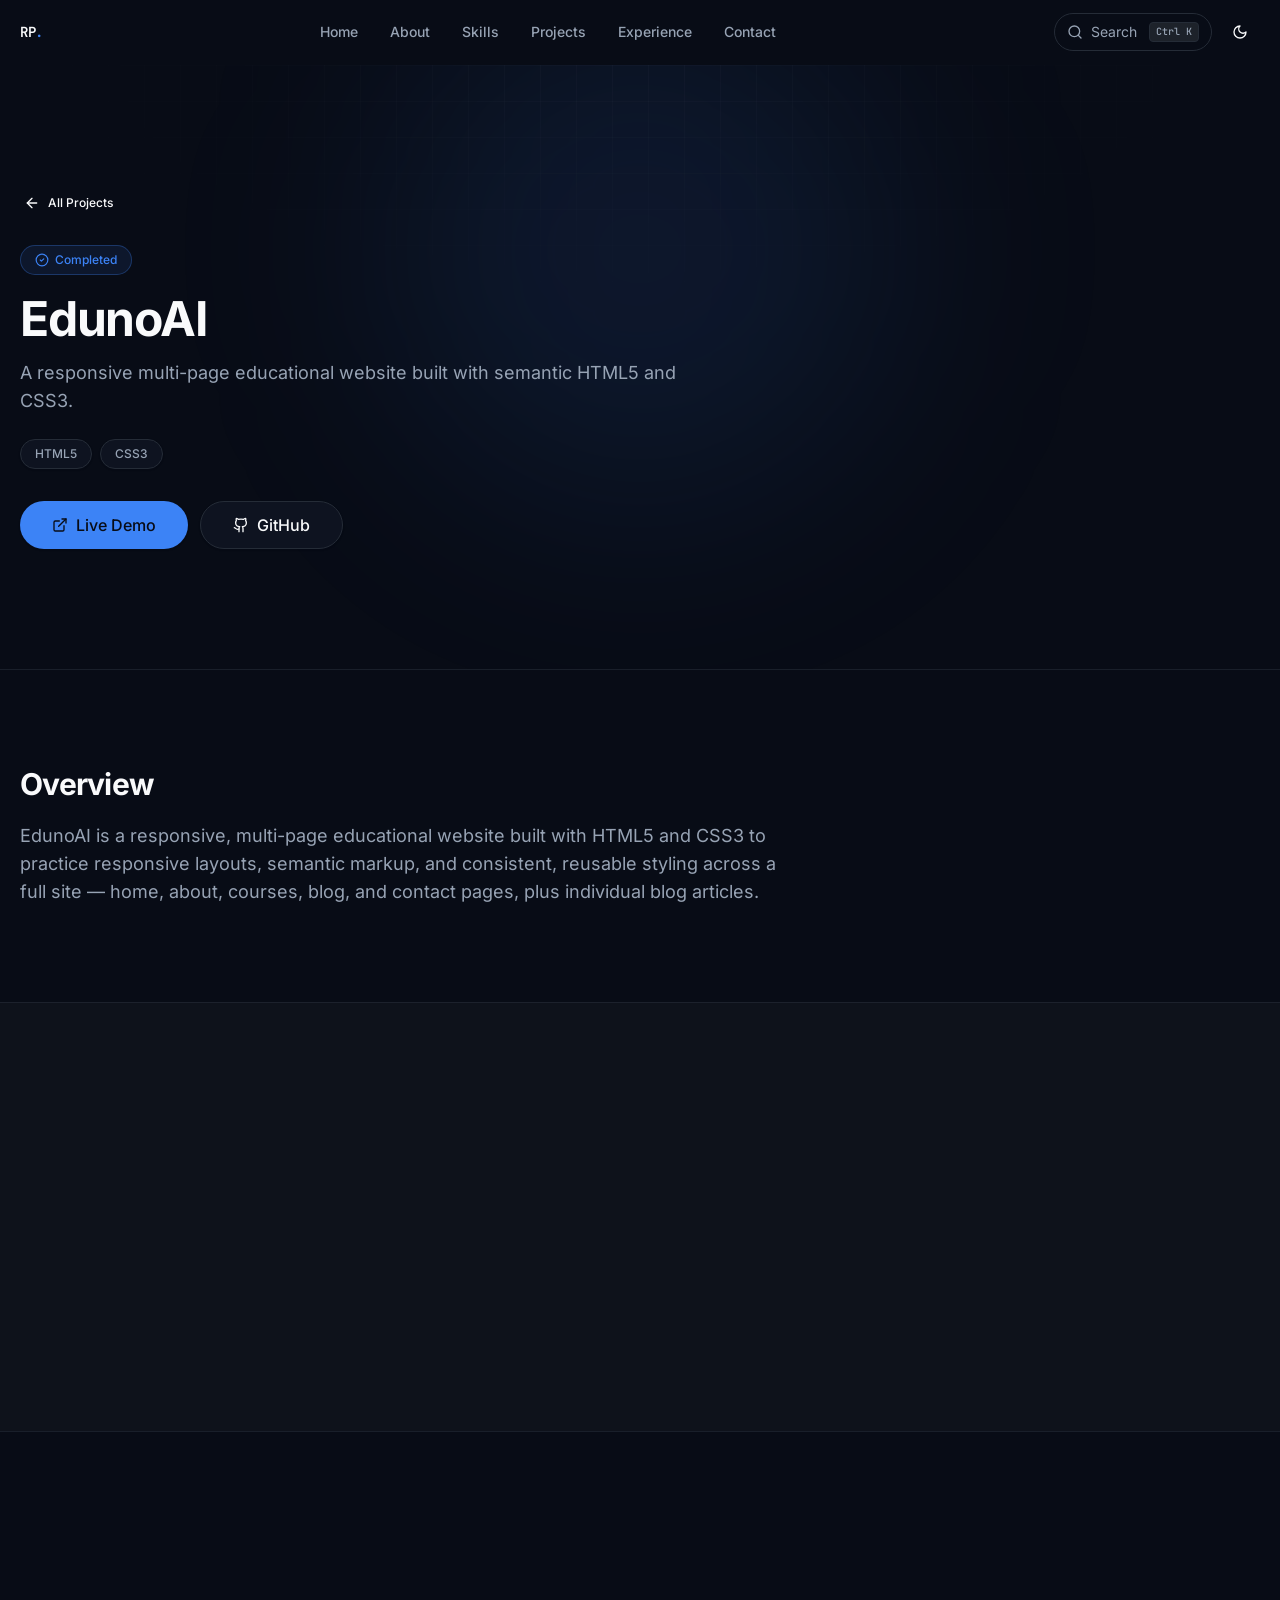
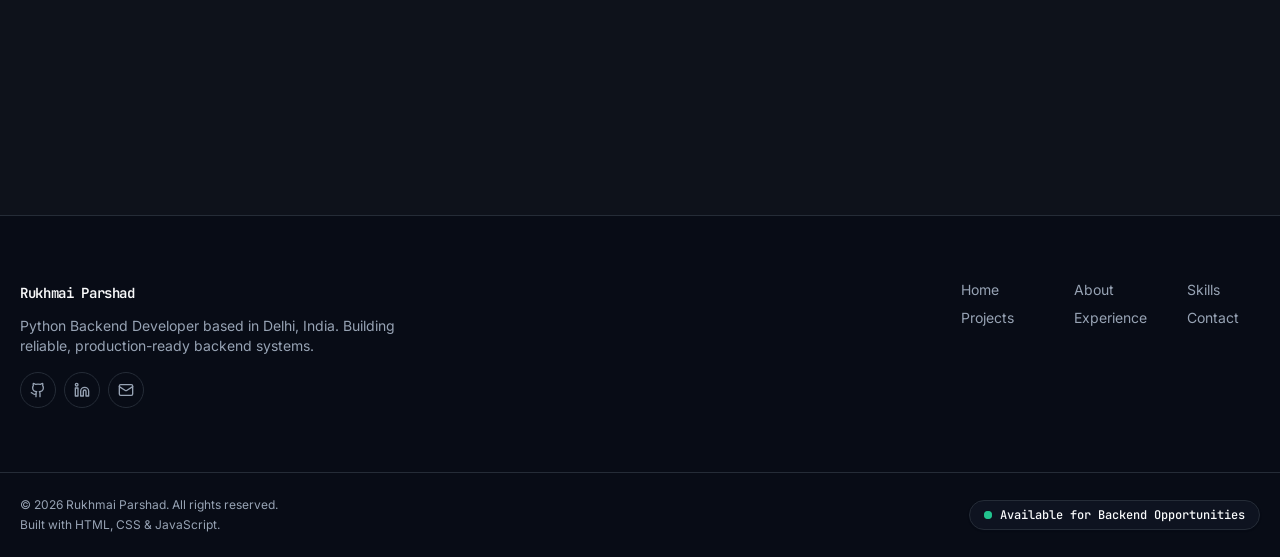
<file: projects/edunoai.html>
<!DOCTYPE html>
<html class="dark" lang="en" style="color-scheme: dark;"><head><script>(function(){try{var stored=localStorage.getItem('theme')||'dark';if(stored==='system'){stored=window.matchMedia('(prefers-color-scheme: dark)').matches?'dark':'light';}if(stored==='dark'){document.documentElement.classList.add('dark');document.documentElement.style.colorScheme='dark';}else{document.documentElement.style.colorScheme='light';}}catch(e){}})();</script><meta charset="utf-8"/><meta content="width=device-width, initial-scale=1" name="viewport"/><link as="font" crossorigin="" href="../fonts/inter-variable.woff2" rel="preload" type="font/woff2"/><link as="font" crossorigin="" href="../fonts/jetbrains-mono-variable.woff2" rel="preload" type="font/woff2"/><link href="../css/style.css" rel="stylesheet"/><meta content="" name="next-size-adjust"/><meta content="#F7F5F2" media="(prefers-color-scheme: light)" name="theme-color"/><meta content="#0B0F17" media="(prefers-color-scheme: dark)" name="theme-color"/><title>EdunoAI — Rukhmai Parshad</title><meta content="A responsive multi-page educational website built with semantic HTML5 and CSS3." name="description"/><meta content="Rukhmai Parshad" name="application-name"/><link href="https://rukhmaiparshad.dev" rel="author"/><meta content="Rukhmai Parshad" name="author"/><link href="../manifest.webmanifest" rel="manifest"/><meta content="Rukhmai Parshad,Python Developer,Django Developer,Django REST Framework Developer,Backend Developer,REST API Development,JWT Authentication,PostgreSQL,MySQL,MS SQL Server" name="keywords"/><meta content="Rukhmai Parshad" name="creator"/><meta content="index, follow" name="robots"/><meta content="index, follow, max-image-preview:large, max-snippet:-1" name="googlebot"/><link href="https://rukhmaiparshad.dev/projects/edunoai" rel="canonical"/><meta content="EdunoAI — Rukhmai Parshad" property="og:title"/><meta content="A responsive multi-page educational website built with semantic HTML5 and CSS3." property="og:description"/><meta content="https://rukhmaiparshad.dev/projects/edunoai" property="og:url"/><meta content="summary" name="twitter:card"/><meta content="EdunoAI — Rukhmai Parshad" name="twitter:title"/><meta content="A responsive multi-page educational website built with semantic HTML5 and CSS3." name="twitter:description"/><link href="../favicon.svg" rel="icon" type="image/svg+xml"/><link href="../favicon-32x32.png" rel="icon" sizes="32x32" type="image/png"/><link href="../apple-touch-icon.png" rel="apple-touch-icon" sizes="180x180"/></head><body class="__variable_53f2d8 __variable_4a860e font-sans"><div hidden=""></div><a class="sr-only focus:not-sr-only focus:fixed focus:left-4 focus:top-4 focus:z-[100] focus:rounded-md focus:bg-accent focus:px-4 focus:py-2 focus:text-accent-foreground" href="#main-content">Skip to main content</a><div aria-hidden="true" class="fixed inset-x-0 top-0 z-[60] h-[3px] origin-left bg-accent transition-transform duration-150 ease-out" id="scroll-progress-bar" style="transform:scaleX(0)"></div><div id="top"></div><header class="animate-fade-up sticky top-0 z-50 w-full border-b transition-all duration-300 border-transparent bg-transparent" id="site-header"><div class="container flex h-16 items-center justify-between gap-4"><a class="font-mono text-sm font-semibold tracking-tight text-foreground" href="#top">RP<span class="text-accent">.</span></a><nav aria-label="Primary" class="hidden items-center gap-1 md:flex"><a class="rounded-full px-3.5 py-2 text-sm font-medium text-muted-foreground transition-colors hover:bg-secondary hover:text-foreground active:scale-[0.97] active:bg-secondary/80 dark:active:scale-100 dark:active:bg-secondary" href="#top">Home</a><a class="rounded-full px-3.5 py-2 text-sm font-medium text-muted-foreground transition-colors hover:bg-secondary hover:text-foreground active:scale-[0.97] active:bg-secondary/80 dark:active:scale-100 dark:active:bg-secondary" href="#about">About</a><a class="rounded-full px-3.5 py-2 text-sm font-medium text-muted-foreground transition-colors hover:bg-secondary hover:text-foreground active:scale-[0.97] active:bg-secondary/80 dark:active:scale-100 dark:active:bg-secondary" href="#skills">Skills</a><a class="rounded-full px-3.5 py-2 text-sm font-medium text-muted-foreground transition-colors hover:bg-secondary hover:text-foreground active:scale-[0.97] active:bg-secondary/80 dark:active:scale-100 dark:active:bg-secondary" href="#projects">Projects</a><a class="rounded-full px-3.5 py-2 text-sm font-medium text-muted-foreground transition-colors hover:bg-secondary hover:text-foreground active:scale-[0.97] active:bg-secondary/80 dark:active:scale-100 dark:active:bg-secondary" href="#experience">Experience</a><a class="rounded-full px-3.5 py-2 text-sm font-medium text-muted-foreground transition-colors hover:bg-secondary hover:text-foreground active:scale-[0.97] active:bg-secondary/80 dark:active:scale-100 dark:active:bg-secondary" href="#contact">Contact</a></nav><div class="flex items-center gap-2"><button aria-label="Open command palette" class="hidden items-center gap-2 rounded-full border border-border px-3 py-2 text-sm text-muted-foreground transition-colors hover:bg-secondary hover:text-foreground sm:flex command-palette-trigger" id="command-palette-trigger-0" type="button"><svg class="lucide lucide-search h-4 w-4" fill="none" height="24" stroke="currentColor" stroke-linecap="round" stroke-linejoin="round" stroke-width="2" viewbox="0 0 24 24" width="24" xmlns="http://www.w3.org/2000/svg"><circle cx="11" cy="11" r="8"></circle><path d="m21 21-4.3-4.3"></path></svg><span>Search</span><kbd class="inline-flex h-5 min-w-[1.25rem] items-center justify-center rounded border border-border bg-secondary px-1.5 font-mono text-[10px] font-medium text-muted-foreground ml-1">Ctrl K</kbd></button><button aria-label="Open command palette" class="flex h-10 w-10 items-center justify-center rounded-full text-muted-foreground transition-colors hover:bg-secondary hover:text-foreground sm:hidden command-palette-trigger" id="command-palette-trigger-1" type="button"><svg class="lucide lucide-search h-4 w-4" fill="none" height="24" stroke="currentColor" stroke-linecap="round" stroke-linejoin="round" stroke-width="2" viewbox="0 0 24 24" width="24" xmlns="http://www.w3.org/2000/svg"><circle cx="11" cy="11" r="8"></circle><path d="m21 21-4.3-4.3"></path></svg></button><span class="relative inline-flex" id="theme-toggle-wrapper"><button aria-expanded="false" aria-haspopup="menu" aria-label="Toggle theme" class="inline-flex items-center justify-center gap-2 whitespace-nowrap rounded-full text-sm font-medium transition-all duration-300 disabled:pointer-events-none disabled:opacity-50 focus-visible:outline focus-visible:outline-2 focus-visible:outline-offset-2 focus-visible:outline-ring [&amp;_svg]:pointer-events-none [&amp;_svg]:size-4 [&amp;_svg]:shrink-0 text-foreground hover:bg-secondary active:scale-[0.98] dark:active:scale-100 h-10 w-10 relative" data-state="closed" id="theme-toggle-trigger" type="button"><svg class="lucide lucide-sun h-[1.15rem] w-[1.15rem] transition-all -rotate-90 scale-0" fill="none" height="24" stroke="currentColor" stroke-linecap="round" stroke-linejoin="round" stroke-width="2" viewbox="0 0 24 24" width="24" xmlns="http://www.w3.org/2000/svg"><circle cx="12" cy="12" r="4"></circle><path d="M12 2v2"></path><path d="M12 20v2"></path><path d="m4.93 4.93 1.41 1.41"></path><path d="m17.66 17.66 1.41 1.41"></path><path d="M2 12h2"></path><path d="M20 12h2"></path><path d="m6.34 17.66-1.41 1.41"></path><path d="m19.07 4.93-1.41 1.41"></path></svg><svg class="lucide lucide-moon absolute h-[1.15rem] w-[1.15rem] transition-all rotate-0 scale-100" fill="none" height="24" stroke="currentColor" stroke-linecap="round" stroke-linejoin="round" stroke-width="2" viewbox="0 0 24 24" width="24" xmlns="http://www.w3.org/2000/svg"><path d="M12 3a6 6 0 0 0 9 9 9 9 0 1 1-9-9Z"></path></svg></button>
<div aria-orientation="vertical" class="absolute right-0 z-50 mt-2 min-w-[10rem] overflow-hidden rounded-lg border border-border bg-popover p-1 text-popover-foreground shadow-elevated data-[state=open]:animate-in data-[state=closed]:animate-out data-[state=closed]:fade-out-0 data-[state=open]:fade-in-0 data-[state=closed]:zoom-out-95 data-[state=open]:zoom-in-95 data-[state=open]:slide-in-from-top-2" data-state="closed" hidden="" id="theme-menu" role="menu" style="top:100%;">
<div class="relative flex cursor-pointer select-none items-center gap-2 rounded-md px-2 py-1.5 text-sm outline-none transition-colors hover:bg-secondary justify-between" data-theme-value="light" role="menuitem">
<span class="flex items-center gap-2"><svg class="lucide lucide-sun h-4 w-4" fill="none" height="24" stroke="currentColor" stroke-linecap="round" stroke-linejoin="round" stroke-width="2" viewbox="0 0 24 24" width="24" xmlns="http://www.w3.org/2000/svg"><circle cx="12" cy="12" r="4"></circle><path d="M12 2v2"></path><path d="M12 20v2"></path><path d="m4.93 4.93 1.41 1.41"></path><path d="m17.66 17.66 1.41 1.41"></path><path d="M2 12h2"></path><path d="M20 12h2"></path><path d="m6.34 17.66-1.41 1.41"></path><path d="m19.07 4.93-1.41 1.41"></path></svg>Light</span>
<span aria-hidden="true" class="text-accent theme-dot" hidden="">•</span>
</div>
<div class="relative flex cursor-pointer select-none items-center gap-2 rounded-md px-2 py-1.5 text-sm outline-none transition-colors hover:bg-secondary justify-between" data-theme-value="dark" role="menuitem">
<span class="flex items-center gap-2"><svg class="lucide lucide-moon h-4 w-4" fill="none" height="24" stroke="currentColor" stroke-linecap="round" stroke-linejoin="round" stroke-width="2" viewbox="0 0 24 24" width="24" xmlns="http://www.w3.org/2000/svg"><path d="M12 3a6 6 0 0 0 9 9 9 9 0 1 1-9-9Z"></path></svg>Dark</span>
<span aria-hidden="true" class="text-accent theme-dot" hidden="">•</span>
</div>
<div class="relative flex cursor-pointer select-none items-center gap-2 rounded-md px-2 py-1.5 text-sm outline-none transition-colors hover:bg-secondary justify-between" data-theme-value="system" role="menuitem">
<span class="flex items-center gap-2"><svg class="lucide lucide-laptop h-4 w-4" fill="none" height="24" stroke="currentColor" stroke-linecap="round" stroke-linejoin="round" stroke-width="2" viewbox="0 0 24 24" width="24" xmlns="http://www.w3.org/2000/svg"><path d="M20 16V7a2 2 0 0 0-2-2H6a2 2 0 0 0-2 2v9m16 0H4m16 0 1.28 2.55a1 1 0 0 1-.9 1.45H3.62a1 1 0 0 1-.9-1.45L4 16"></path></svg>System</span>
<span aria-hidden="true" class="text-accent theme-dot" hidden="">•</span>
</div>
</div>
</span><button aria-controls="radix-_R_4slb_" aria-expanded="false" aria-haspopup="dialog" aria-label="Open menu" class="inline-flex items-center justify-center gap-2 whitespace-nowrap rounded-full text-sm font-medium transition-all duration-300 disabled:pointer-events-none disabled:opacity-50 focus-visible:outline focus-visible:outline-2 focus-visible:outline-offset-2 focus-visible:outline-ring [&amp;_svg]:pointer-events-none [&amp;_svg]:size-4 [&amp;_svg]:shrink-0 text-foreground hover:bg-secondary active:scale-[0.98] dark:active:scale-100 h-10 w-10 md:hidden" data-state="closed" id="mobile-menu-trigger" type="button"><svg class="lucide lucide-menu h-5 w-5" fill="none" height="24" stroke="currentColor" stroke-linecap="round" stroke-linejoin="round" stroke-width="2" viewbox="0 0 24 24" width="24" xmlns="http://www.w3.org/2000/svg"><line x1="4" x2="20" y1="12" y2="12"></line><line x1="4" x2="20" y1="6" y2="6"></line><line x1="4" x2="20" y1="18" y2="18"></line></svg></button></div></div></header><main class="flex min-h-screen flex-col" id="main-content"><section aria-labelledby="project-hero-heading" class="relative overflow-hidden section-padding"><div aria-hidden="true" class="pointer-events-none absolute inset-0 -z-10 overflow-hidden"><div class="absolute inset-0 opacity-[0.4] [mask-image:radial-gradient(ellipse_65%_55%_at_50%_0%,black,transparent_75%)]" style="background-image: linear-gradient(to right, hsl(var(--foreground) / 0.06) 1px, transparent 1px), linear-gradient(to bottom, hsl(var(--foreground) / 0.06) 1px, transparent 1px); background-size: 36px 36px;"></div><div class="absolute left-1/2 top-[-12%] h-[36rem] w-[36rem] -translate-x-1/2 rounded-full bg-accent/[0.06] blur-[130px] dark:h-[32rem] dark:w-[32rem] dark:bg-accent/10 dark:blur-[110px]"></div></div><div class="container relative"><div style="opacity: 1; transform: none;"><a class="inline-flex items-center justify-center gap-2 whitespace-nowrap rounded-full font-medium transition-all duration-300 disabled:pointer-events-none disabled:opacity-50 focus-visible:outline focus-visible:outline-2 focus-visible:outline-offset-2 focus-visible:outline-ring [&amp;_svg]:pointer-events-none [&amp;_svg]:size-4 [&amp;_svg]:shrink-0 text-foreground hover:bg-secondary active:scale-[0.98] dark:active:scale-100 h-9 px-4 text-xs -ml-3 mb-6" href="../projects.html"><svg aria-hidden="true" class="lucide lucide-arrow-left h-3.5 w-3.5" fill="none" height="24" stroke="currentColor" stroke-linecap="round" stroke-linejoin="round" stroke-width="2" viewbox="0 0 24 24" width="24" xmlns="http://www.w3.org/2000/svg"><path d="m12 19-7-7 7-7"></path><path d="M19 12H5"></path></svg>All Projects</a><div class="flex flex-wrap items-center gap-2"><span class="inline-flex items-center gap-1.5 rounded-full border px-3.5 py-1.5 text-xs font-medium transition-colors duration-300 border-accent/30 bg-accent/10 text-accent"><svg aria-hidden="true" class="lucide lucide-circle-check h-3.5 w-3.5" fill="none" height="24" stroke="currentColor" stroke-linecap="round" stroke-linejoin="round" stroke-width="2" viewbox="0 0 24 24" width="24" xmlns="http://www.w3.org/2000/svg"><circle cx="12" cy="12" r="10"></circle><path d="m9 12 2 2 4-4"></path></svg>Completed</span></div><h1 class="mt-5 text-balance text-4xl font-bold tracking-tight sm:text-5xl" id="project-hero-heading">EdunoAI</h1><p class="mt-4 max-w-2xl text-lg text-muted-foreground">A responsive multi-page educational website built with semantic HTML5 and CSS3.</p><ul aria-label="EdunoAI tech stack" class="mt-6 flex flex-wrap gap-2"><li><span class="inline-flex items-center rounded-full border border-border bg-card px-3.5 py-1.5 text-xs font-medium text-muted-foreground shadow-subtle transition-colors duration-300 hover:border-accent/30 hover:text-foreground">HTML5</span></li><li><span class="inline-flex items-center rounded-full border border-border bg-card px-3.5 py-1.5 text-xs font-medium text-muted-foreground shadow-subtle transition-colors duration-300 hover:border-accent/30 hover:text-foreground">CSS3</span></li></ul><div class="mt-8 flex flex-wrap items-center gap-3"><a class="inline-flex items-center justify-center gap-2 whitespace-nowrap rounded-full font-medium transition-all duration-300 disabled:pointer-events-none disabled:opacity-50 focus-visible:outline focus-visible:outline-2 focus-visible:outline-offset-2 focus-visible:outline-ring [&amp;_svg]:pointer-events-none [&amp;_svg]:size-4 [&amp;_svg]:shrink-0 bg-accent text-accent-foreground shadow-subtle hover:-translate-y-0.5 hover:shadow-elevated active:translate-y-0 active:scale-[0.98] active:shadow-subtle dark:active:scale-100 h-12 px-8 text-base" href="https://hireanintern.in/internship/rukhmai/" rel="noopener noreferrer" target="_blank"><svg aria-hidden="true" class="lucide lucide-external-link h-4 w-4" fill="none" height="24" stroke="currentColor" stroke-linecap="round" stroke-linejoin="round" stroke-width="2" viewbox="0 0 24 24" width="24" xmlns="http://www.w3.org/2000/svg"><path d="M15 3h6v6"></path><path d="M10 14 21 3"></path><path d="M18 13v6a2 2 0 0 1-2 2H5a2 2 0 0 1-2-2V8a2 2 0 0 1 2-2h6"></path></svg>Live Demo</a><a class="inline-flex items-center justify-center gap-2 whitespace-nowrap rounded-full font-medium transition-all duration-300 disabled:pointer-events-none disabled:opacity-50 focus-visible:outline focus-visible:outline-2 focus-visible:outline-offset-2 focus-visible:outline-ring [&amp;_svg]:pointer-events-none [&amp;_svg]:size-4 [&amp;_svg]:shrink-0 border border-border bg-card text-foreground shadow-subtle hover:-translate-y-0.5 hover:border-accent/30 hover:bg-secondary hover:shadow-elevated active:translate-y-0 active:scale-[0.98] active:shadow-subtle dark:active:scale-100 h-12 px-8 text-base" href="https://github.com/Rukhmai-Parshad/frontend-projects" rel="noopener noreferrer" target="_blank"><svg aria-hidden="true" class="lucide lucide-github h-4 w-4" fill="none" height="24" stroke="currentColor" stroke-linecap="round" stroke-linejoin="round" stroke-width="2" viewbox="0 0 24 24" width="24" xmlns="http://www.w3.org/2000/svg"><path d="M15 22v-4a4.8 4.8 0 0 0-1-3.5c3 0 6-2 6-5.5.08-1.25-.27-2.48-1-3.5.28-1.15.28-2.35 0-3.5 0 0-1 0-3 1.5-2.64-.5-5.36-.5-8 0C6 2 5 2 5 2c-.3 1.15-.3 2.35 0 3.5A5.403 5.403 0 0 0 4 9c0 3.5 3 5.5 6 5.5-.39.49-.68 1.05-.85 1.65-.17.6-.22 1.23-.15 1.85v4"></path><path d="M9 18c-4.51 2-5-2-7-2"></path></svg>GitHub</a></div></div></div></section><section aria-labelledby="overview-heading" class="border-t border-border/60 py-16 sm:py-20 lg:py-24"><div class="container"><div style="opacity: 1; transform: none;"><h2 class="text-2xl font-bold tracking-tight sm:text-3xl" id="overview-heading">Overview</h2><p class="mt-5 max-w-3xl text-base leading-relaxed text-muted-foreground sm:text-lg">EdunoAI is a responsive, multi-page educational website built with HTML5 and CSS3 to practice responsive layouts, semantic markup, and consistent, reusable styling across a full site — home, about, courses, blog, and contact pages, plus individual blog articles.</p></div></div></section><section aria-labelledby="features-heading" class="border-t border-border/60 bg-secondary/30 py-16 sm:py-20 lg:py-24"><div class="container"><div style="opacity: 0; transform: translateY(16px);"><h2 class="text-2xl font-bold tracking-tight sm:text-3xl" id="features-heading">Features</h2></div><ul class="mt-8 grid gap-4 sm:grid-cols-2"><li><div style="opacity: 0; transform: translateY(16px);"><div class="flex h-full items-start gap-3 rounded-lg border border-border bg-card p-5 shadow-subtle"><svg aria-hidden="true" class="lucide lucide-circle-check mt-0.5 h-5 w-5 shrink-0 text-accent" fill="none" height="24" stroke="currentColor" stroke-linecap="round" stroke-linejoin="round" stroke-width="2" viewbox="0 0 24 24" width="24" xmlns="http://www.w3.org/2000/svg"><circle cx="12" cy="12" r="10"></circle><path d="m9 12 2 2 4-4"></path></svg><span class="text-sm leading-relaxed text-muted-foreground">Multi-page architecture: home, about, courses, blog, individual blog articles, and contact.</span></div></div></li><li><div style="opacity: 0; transform: translateY(16px);"><div class="flex h-full items-start gap-3 rounded-lg border border-border bg-card p-5 shadow-subtle"><svg aria-hidden="true" class="lucide lucide-circle-check mt-0.5 h-5 w-5 shrink-0 text-accent" fill="none" height="24" stroke="currentColor" stroke-linecap="round" stroke-linejoin="round" stroke-width="2" viewbox="0 0 24 24" width="24" xmlns="http://www.w3.org/2000/svg"><circle cx="12" cy="12" r="10"></circle><path d="m9 12 2 2 4-4"></path></svg><span class="text-sm leading-relaxed text-muted-foreground">Responsive layout and navigation across breakpoints using semantic HTML5 and CSS3.</span></div></div></li><li><div style="opacity: 0; transform: translateY(16px);"><div class="flex h-full items-start gap-3 rounded-lg border border-border bg-card p-5 shadow-subtle"><svg aria-hidden="true" class="lucide lucide-circle-check mt-0.5 h-5 w-5 shrink-0 text-accent" fill="none" height="24" stroke="currentColor" stroke-linecap="round" stroke-linejoin="round" stroke-width="2" viewbox="0 0 24 24" width="24" xmlns="http://www.w3.org/2000/svg"><circle cx="12" cy="12" r="10"></circle><path d="m9 12 2 2 4-4"></path></svg><span class="text-sm leading-relaxed text-muted-foreground">Reusable styling and consistent UI design across every page.</span></div></div></li><li><div style="opacity: 0; transform: translateY(16px);"><div class="flex h-full items-start gap-3 rounded-lg border border-border bg-card p-5 shadow-subtle"><svg aria-hidden="true" class="lucide lucide-circle-check mt-0.5 h-5 w-5 shrink-0 text-accent" fill="none" height="24" stroke="currentColor" stroke-linecap="round" stroke-linejoin="round" stroke-width="2" viewbox="0 0 24 24" width="24" xmlns="http://www.w3.org/2000/svg"><circle cx="12" cy="12" r="10"></circle><path d="m9 12 2 2 4-4"></path></svg><span class="text-sm leading-relaxed text-muted-foreground">Image-based content sections built with a clean, organized project structure.</span></div></div></li></ul></div></section><section aria-labelledby="tech-heading" class="border-t border-border/60 py-16 sm:py-20 lg:py-24"><div class="container"><div style="opacity: 0; transform: translateY(16px);"><h2 class="text-2xl font-bold tracking-tight sm:text-3xl" id="tech-heading">Tech Stack</h2><ul aria-label="EdunoAI technologies" class="mt-6 flex flex-wrap gap-2"><li><span class="inline-flex items-center rounded-full border border-border bg-card px-3.5 py-1.5 text-xs font-medium text-muted-foreground shadow-subtle transition-colors duration-300 hover:border-accent/30 hover:text-foreground">HTML5</span></li><li><span class="inline-flex items-center rounded-full border border-border bg-card px-3.5 py-1.5 text-xs font-medium text-muted-foreground shadow-subtle transition-colors duration-300 hover:border-accent/30 hover:text-foreground">CSS3</span></li></ul></div></div></section><section aria-labelledby="architecture-heading" class="border-t border-border/60 bg-secondary/30 py-16 sm:py-20 lg:py-24"><div class="container"><div style="opacity: 0; transform: translateY(16px);"><h2 class="text-2xl font-bold tracking-tight sm:text-3xl" id="architecture-heading">Architecture</h2><div class="mt-8 rounded-xl border border-border bg-card p-6 shadow-subtle sm:p-10"><div><svg aria-label="EdunoAI architecture flow: Static HTML5 Pages → Shared CSS3 Stylesheet → Responsive Navigation → Image Assets" class="h-auto w-full" role="img" viewbox="0 0 640 410"><title>EdunoAI architecture: Static HTML5 Pages → Shared CSS3 Stylesheet → Responsive Navigation → Image Assets</title><defs><marker id="arrow-r0" markerheight="6" markerwidth="6" orient="auto-start-reverse" refx="5" refy="5" viewbox="0 0 10 10"><path d="M0,0 L10,5 L0,10 z" fill="hsl(var(--accent))"></path></marker></defs><g><rect fill="hsl(var(--card))" height="56" rx="14" stroke="hsl(var(--border))" width="440" x="100" y="24"></rect><text dominant-baseline="middle" fill="hsl(var(--foreground))" font-family="var(--font-inter), system-ui, sans-serif" font-size="15" font-weight="600" text-anchor="middle" x="320" y="52">Static HTML5 Pages</text><line marker-end="url(#arrow-r0)" stroke="hsl(var(--accent))" stroke-width="2" x1="320" x2="320" y1="80" y2="126"></line></g><g><rect fill="hsl(var(--card))" height="56" rx="14" stroke="hsl(var(--border))" width="440" x="100" y="126"></rect><text dominant-baseline="middle" fill="hsl(var(--foreground))" font-family="var(--font-inter), system-ui, sans-serif" font-size="15" font-weight="600" text-anchor="middle" x="320" y="154">Shared CSS3 Stylesheet</text><line marker-end="url(#arrow-r0)" stroke="hsl(var(--accent))" stroke-width="2" x1="320" x2="320" y1="182" y2="228"></line></g><g><rect fill="hsl(var(--card))" height="56" rx="14" stroke="hsl(var(--border))" width="440" x="100" y="228"></rect><text dominant-baseline="middle" fill="hsl(var(--foreground))" font-family="var(--font-inter), system-ui, sans-serif" font-size="15" font-weight="600" text-anchor="middle" x="320" y="256">Responsive Navigation</text><line marker-end="url(#arrow-r0)" stroke="hsl(var(--accent))" stroke-width="2" x1="320" x2="320" y1="284" y2="330"></line></g><g><rect fill="hsl(var(--card))" height="56" rx="14" stroke="hsl(var(--border))" width="440" x="100" y="330"></rect><text dominant-baseline="middle" fill="hsl(var(--foreground))" font-family="var(--font-inter), system-ui, sans-serif" font-size="15" font-weight="600" text-anchor="middle" x="320" y="358">Image Assets</text></g></svg></div></div></div></div></section><section aria-labelledby="api-heading" class="border-t border-border/60 py-16 sm:py-20 lg:py-24"><div class="container"><div style="opacity: 0; transform: translateY(16px);"><h2 class="text-2xl font-bold tracking-tight sm:text-3xl" id="api-heading">API Highlights</h2><ul class="mt-6 space-y-3"><li class="flex items-start gap-3 font-mono text-sm text-muted-foreground"><svg aria-hidden="true" class="lucide lucide-rocket mt-0.5 h-4 w-4 shrink-0 text-accent" fill="none" height="24" stroke="currentColor" stroke-linecap="round" stroke-linejoin="round" stroke-width="2" viewbox="0 0 24 24" width="24" xmlns="http://www.w3.org/2000/svg"><path d="M4.5 16.5c-1.5 1.26-2 5-2 5s3.74-.5 5-2c.71-.84.7-2.13-.09-2.91a2.18 2.18 0 0 0-2.91-.09z"></path><path d="m12 15-3-3a22 22 0 0 1 2-3.95A12.88 12.88 0 0 1 22 2c0 2.72-.78 7.5-6 11a22.35 22.35 0 0 1-4 2z"></path><path d="M9 12H4s.55-3.03 2-4c1.62-1.08 5 0 5 0"></path><path d="M12 15v5s3.03-.55 4-2c1.08-1.62 0-5 0-5"></path></svg>7 static pages including 6 individual blog articles</li><li class="flex items-start gap-3 font-mono text-sm text-muted-foreground"><svg aria-hidden="true" class="lucide lucide-rocket mt-0.5 h-4 w-4 shrink-0 text-accent" fill="none" height="24" stroke="currentColor" stroke-linecap="round" stroke-linejoin="round" stroke-width="2" viewbox="0 0 24 24" width="24" xmlns="http://www.w3.org/2000/svg"><path d="M4.5 16.5c-1.5 1.26-2 5-2 5s3.74-.5 5-2c.71-.84.7-2.13-.09-2.91a2.18 2.18 0 0 0-2.91-.09z"></path><path d="m12 15-3-3a22 22 0 0 1 2-3.95A12.88 12.88 0 0 1 22 2c0 2.72-.78 7.5-6 11a22.35 22.35 0 0 1-4 2z"></path><path d="M9 12H4s.55-3.03 2-4c1.62-1.08 5 0 5 0"></path><path d="M12 15v5s3.03-.55 4-2c1.08-1.62 0-5 0-5"></path></svg>Fully responsive navigation and layout</li><li class="flex items-start gap-3 font-mono text-sm text-muted-foreground"><svg aria-hidden="true" class="lucide lucide-rocket mt-0.5 h-4 w-4 shrink-0 text-accent" fill="none" height="24" stroke="currentColor" stroke-linecap="round" stroke-linejoin="round" stroke-width="2" viewbox="0 0 24 24" width="24" xmlns="http://www.w3.org/2000/svg"><path d="M4.5 16.5c-1.5 1.26-2 5-2 5s3.74-.5 5-2c.71-.84.7-2.13-.09-2.91a2.18 2.18 0 0 0-2.91-.09z"></path><path d="m12 15-3-3a22 22 0 0 1 2-3.95A12.88 12.88 0 0 1 22 2c0 2.72-.78 7.5-6 11a22.35 22.35 0 0 1-4 2z"></path><path d="M9 12H4s.55-3.03 2-4c1.62-1.08 5 0 5 0"></path><path d="M12 15v5s3.03-.55 4-2c1.08-1.62 0-5 0-5"></path></svg>Reusable CSS styling across all pages</li></ul></div></div></section><section aria-labelledby="deployment-heading" class="border-t border-border/60 py-16 sm:py-20 lg:py-24"><div class="container"><div style="opacity: 0; transform: translateY(16px);"><h2 class="text-2xl font-bold tracking-tight sm:text-3xl" id="deployment-heading">Deployment</h2><p class="mt-5 max-w-3xl text-base leading-relaxed text-muted-foreground sm:text-lg">Deployed as a static site, live at hireanintern.in.</p></div></div></section><section aria-labelledby="challenges-heading" class="border-t border-border/60 bg-secondary/30 py-16 sm:py-20 lg:py-24"><div class="container"><div style="opacity: 0; transform: translateY(16px);"><div class="flex items-center gap-2"><svg aria-hidden="true" class="lucide lucide-wrench h-5 w-5 text-accent" fill="none" height="24" stroke="currentColor" stroke-linecap="round" stroke-linejoin="round" stroke-width="2" viewbox="0 0 24 24" width="24" xmlns="http://www.w3.org/2000/svg"><path d="M14.7 6.3a1 1 0 0 0 0 1.4l1.6 1.6a1 1 0 0 0 1.4 0l3.77-3.77a6 6 0 0 1-7.94 7.94l-6.91 6.91a2.12 2.12 0 0 1-3-3l6.91-6.91a6 6 0 0 1 7.94-7.94l-3.76 3.76z"></path></svg><h2 class="text-2xl font-bold tracking-tight sm:text-3xl" id="challenges-heading">Challenges</h2></div><ul class="mt-6 space-y-4"><li class="text-sm leading-relaxed text-muted-foreground sm:text-base">Structuring a multi-page site (7+ HTML pages) with consistent navigation and styling without a framework.</li><li class="text-sm leading-relaxed text-muted-foreground sm:text-base">Building responsive layouts that hold up across breakpoints using only HTML5 and CSS3.</li><li class="text-sm leading-relaxed text-muted-foreground sm:text-base">Keeping styling reusable and consistent across every page instead of duplicating rules.</li></ul></div></div></section><section aria-labelledby="learnings-heading" class="border-t border-border/60 py-16 sm:py-20 lg:py-24"><div class="container"><div style="opacity: 0; transform: translateY(16px);"><div class="flex items-center gap-2"><svg aria-hidden="true" class="lucide lucide-lightbulb h-5 w-5 text-accent" fill="none" height="24" stroke="currentColor" stroke-linecap="round" stroke-linejoin="round" stroke-width="2" viewbox="0 0 24 24" width="24" xmlns="http://www.w3.org/2000/svg"><path d="M15 14c.2-1 .7-1.7 1.5-2.5 1-.9 1.5-2.2 1.5-3.5A6 6 0 0 0 6 8c0 1 .2 2.2 1.5 3.5.7.7 1.3 1.5 1.5 2.5"></path><path d="M9 18h6"></path><path d="M10 22h4"></path></svg><h2 class="text-2xl font-bold tracking-tight sm:text-3xl" id="learnings-heading">Learnings</h2></div><ul class="mt-6 space-y-4"><li class="text-sm leading-relaxed text-muted-foreground sm:text-base">Strengthened frontend fundamentals: semantic HTML, responsive design, and CSS layout techniques.</li><li class="text-sm leading-relaxed text-muted-foreground sm:text-base">Practiced multi-page website architecture and consistent navigation design.</li><li class="text-sm leading-relaxed text-muted-foreground sm:text-base">Hands-on experience with typography, UI design principles, and clean project organization.</li></ul></div></div></section><section aria-labelledby="related-heading" class="border-t border-border/60 py-16 sm:py-20 lg:py-24"><div class="container"><div style="opacity: 0; transform: translateY(16px);"><div class="flex items-center gap-2"><svg aria-hidden="true" class="lucide lucide-list-checks h-5 w-5 text-accent" fill="none" height="24" stroke="currentColor" stroke-linecap="round" stroke-linejoin="round" stroke-width="2" viewbox="0 0 24 24" width="24" xmlns="http://www.w3.org/2000/svg"><path d="m3 17 2 2 4-4"></path><path d="m3 7 2 2 4-4"></path><path d="M13 6h8"></path><path d="M13 12h8"></path><path d="M13 18h8"></path></svg><h2 class="text-2xl font-bold tracking-tight sm:text-3xl" id="related-heading">Related Projects</h2></div></div><ul class="mt-8 grid gap-6 sm:grid-cols-2"><li><div style="opacity: 0; transform: translateY(16px);"><article class="flex h-full flex-col rounded-xl border bg-card shadow-subtle transition-all duration-300 hover:-translate-y-1 hover:shadow-elevated dark:hover:-translate-y-0.5 gap-5 border-border p-6"><div class="flex flex-wrap items-center gap-2"><span class="inline-flex items-center gap-1.5 rounded-full border px-3.5 py-1.5 text-xs font-medium transition-colors duration-300 border-success/30 bg-success/10 text-success"><svg aria-hidden="true" class="lucide lucide-radio h-3.5 w-3.5" fill="none" height="24" stroke="currentColor" stroke-linecap="round" stroke-linejoin="round" stroke-width="2" viewbox="0 0 24 24" width="24" xmlns="http://www.w3.org/2000/svg"><path d="M4.9 19.1C1 15.2 1 8.8 4.9 4.9"></path><path d="M7.8 16.2c-2.3-2.3-2.3-6.1 0-8.5"></path><circle cx="12" cy="12" r="2"></circle><path d="M16.2 7.8c2.3 2.3 2.3 6.1 0 8.5"></path><path d="M19.1 4.9C23 8.8 23 15.1 19.1 19"></path></svg>Production Ready</span></div><div><h3 class="font-semibold text-foreground text-lg"><a class="focus-visible:underline focus-visible:outline-none" href="../projects/clientflow.html">ClientFlow</a></h3><p class="mt-2 text-muted-foreground text-sm">A guided, multi-step client requirement-discovery tool that produces developer-ready project briefs.</p></div><ul aria-label="ClientFlow tech stack" class="flex flex-wrap gap-2"><li><span class="inline-flex items-center rounded-full border border-border bg-card px-3.5 py-1.5 text-xs font-medium text-muted-foreground shadow-subtle transition-colors duration-300 hover:border-accent/30 hover:text-foreground">HTML5</span></li><li><span class="inline-flex items-center rounded-full border border-border bg-card px-3.5 py-1.5 text-xs font-medium text-muted-foreground shadow-subtle transition-colors duration-300 hover:border-accent/30 hover:text-foreground">CSS3</span></li><li><span class="inline-flex items-center rounded-full border border-border bg-card px-3.5 py-1.5 text-xs font-medium text-muted-foreground shadow-subtle transition-colors duration-300 hover:border-accent/30 hover:text-foreground">JavaScript</span></li><li><span class="inline-flex items-center rounded-full border border-border bg-card px-3.5 py-1.5 text-xs font-medium text-muted-foreground shadow-subtle transition-colors duration-300 hover:border-accent/30 hover:text-foreground">LocalStorage</span></li></ul><div class="mt-auto flex flex-wrap items-center gap-2 pt-2"><a class="inline-flex items-center justify-center gap-2 whitespace-nowrap rounded-full font-medium transition-all duration-300 disabled:pointer-events-none disabled:opacity-50 focus-visible:outline focus-visible:outline-2 focus-visible:outline-offset-2 focus-visible:outline-ring [&amp;_svg]:pointer-events-none [&amp;_svg]:size-4 [&amp;_svg]:shrink-0 bg-accent text-accent-foreground shadow-subtle hover:-translate-y-0.5 hover:shadow-elevated active:translate-y-0 active:scale-[0.98] active:shadow-subtle dark:active:scale-100 h-9 px-4 text-xs" href="../projects/clientflow.html">View Details<svg aria-hidden="true" class="lucide lucide-arrow-right h-3.5 w-3.5" fill="none" height="24" stroke="currentColor" stroke-linecap="round" stroke-linejoin="round" stroke-width="2" viewbox="0 0 24 24" width="24" xmlns="http://www.w3.org/2000/svg"><path d="M5 12h14"></path><path d="m12 5 7 7-7 7"></path></svg></a><a class="inline-flex items-center justify-center gap-2 whitespace-nowrap rounded-full font-medium transition-all duration-300 disabled:pointer-events-none disabled:opacity-50 focus-visible:outline focus-visible:outline-2 focus-visible:outline-offset-2 focus-visible:outline-ring [&amp;_svg]:pointer-events-none [&amp;_svg]:size-4 [&amp;_svg]:shrink-0 border border-border bg-card text-foreground shadow-subtle hover:-translate-y-0.5 hover:border-accent/30 hover:bg-secondary hover:shadow-elevated active:translate-y-0 active:scale-[0.98] active:shadow-subtle dark:active:scale-100 h-9 px-4 text-xs" href="https://github.com/Rukhmai-Parshad/clientflow" rel="noopener noreferrer" target="_blank"><svg aria-hidden="true" class="lucide lucide-github h-3.5 w-3.5" fill="none" height="24" stroke="currentColor" stroke-linecap="round" stroke-linejoin="round" stroke-width="2" viewbox="0 0 24 24" width="24" xmlns="http://www.w3.org/2000/svg"><path d="M15 22v-4a4.8 4.8 0 0 0-1-3.5c3 0 6-2 6-5.5.08-1.25-.27-2.48-1-3.5.28-1.15.28-2.35 0-3.5 0 0-1 0-3 1.5-2.64-.5-5.36-.5-8 0C6 2 5 2 5 2c-.3 1.15-.3 2.35 0 3.5A5.403 5.403 0 0 0 4 9c0 3.5 3 5.5 6 5.5-.39.49-.68 1.05-.85 1.65-.17.6-.22 1.23-.15 1.85v4"></path><path d="M9 18c-4.51 2-5-2-7-2"></path></svg>GitHub</a><a class="inline-flex items-center justify-center gap-2 whitespace-nowrap rounded-full font-medium transition-all duration-300 disabled:pointer-events-none disabled:opacity-50 focus-visible:outline focus-visible:outline-2 focus-visible:outline-offset-2 focus-visible:outline-ring [&amp;_svg]:pointer-events-none [&amp;_svg]:size-4 [&amp;_svg]:shrink-0 border border-border bg-card text-foreground shadow-subtle hover:-translate-y-0.5 hover:border-accent/30 hover:bg-secondary hover:shadow-elevated active:translate-y-0 active:scale-[0.98] active:shadow-subtle dark:active:scale-100 h-9 px-4 text-xs" href="https://clientflow-green.vercel.app/" rel="noopener noreferrer" target="_blank"><svg aria-hidden="true" class="lucide lucide-external-link h-3.5 w-3.5" fill="none" height="24" stroke="currentColor" stroke-linecap="round" stroke-linejoin="round" stroke-width="2" viewbox="0 0 24 24" width="24" xmlns="http://www.w3.org/2000/svg"><path d="M15 3h6v6"></path><path d="M10 14 21 3"></path><path d="M18 13v6a2 2 0 0 1-2 2H5a2 2 0 0 1-2-2V8a2 2 0 0 1 2-2h6"></path></svg>Live Demo</a></div></article></div></li></ul></div></section><section aria-labelledby="project-cta-heading" class="border-t border-border/60 bg-secondary/30 py-16 sm:py-20 lg:py-24"><div class="container text-center"><div style="opacity: 0; transform: translateY(16px);"><h2 class="text-2xl font-bold tracking-tight sm:text-3xl" id="project-cta-heading">Want to see more?</h2><p class="mx-auto mt-3 max-w-xl text-muted-foreground">Explore the rest of the projects, or reach out directly.</p><div class="mt-6 flex flex-wrap items-center justify-center gap-3"><a class="inline-flex items-center justify-center gap-2 whitespace-nowrap rounded-full font-medium transition-all duration-300 disabled:pointer-events-none disabled:opacity-50 focus-visible:outline focus-visible:outline-2 focus-visible:outline-offset-2 focus-visible:outline-ring [&amp;_svg]:pointer-events-none [&amp;_svg]:size-4 [&amp;_svg]:shrink-0 bg-accent text-accent-foreground shadow-subtle hover:-translate-y-0.5 hover:shadow-elevated active:translate-y-0 active:scale-[0.98] active:shadow-subtle dark:active:scale-100 h-12 px-8 text-base" href="../projects.html">View All Projects<svg aria-hidden="true" class="lucide lucide-arrow-right h-4 w-4" fill="none" height="24" stroke="currentColor" stroke-linecap="round" stroke-linejoin="round" stroke-width="2" viewbox="0 0 24 24" width="24" xmlns="http://www.w3.org/2000/svg"><path d="M5 12h14"></path><path d="m12 5 7 7-7 7"></path></svg></a><a class="inline-flex items-center justify-center gap-2 whitespace-nowrap rounded-full font-medium transition-all duration-300 disabled:pointer-events-none disabled:opacity-50 focus-visible:outline focus-visible:outline-2 focus-visible:outline-offset-2 focus-visible:outline-ring [&amp;_svg]:pointer-events-none [&amp;_svg]:size-4 [&amp;_svg]:shrink-0 border border-border bg-card text-foreground shadow-subtle hover:-translate-y-0.5 hover:border-accent/30 hover:bg-secondary hover:shadow-elevated active:translate-y-0 active:scale-[0.98] active:shadow-subtle dark:active:scale-100 h-12 px-8 text-base" href="https://github.com/Rukhmai-Parshad/frontend-projects" rel="noopener noreferrer" target="_blank"><svg aria-hidden="true" class="lucide lucide-github h-4 w-4" fill="none" height="24" stroke="currentColor" stroke-linecap="round" stroke-linejoin="round" stroke-width="2" viewbox="0 0 24 24" width="24" xmlns="http://www.w3.org/2000/svg"><path d="M15 22v-4a4.8 4.8 0 0 0-1-3.5c3 0 6-2 6-5.5.08-1.25-.27-2.48-1-3.5.28-1.15.28-2.35 0-3.5 0 0-1 0-3 1.5-2.64-.5-5.36-.5-8 0C6 2 5 2 5 2c-.3 1.15-.3 2.35 0 3.5A5.403 5.403 0 0 0 4 9c0 3.5 3 5.5 6 5.5-.39.49-.68 1.05-.85 1.65-.17.6-.22 1.23-.15 1.85v4"></path><path d="M9 18c-4.51 2-5-2-7-2"></path></svg>GitHub</a><a class="inline-flex items-center justify-center gap-2 whitespace-nowrap rounded-full font-medium transition-all duration-300 disabled:pointer-events-none disabled:opacity-50 focus-visible:outline focus-visible:outline-2 focus-visible:outline-offset-2 focus-visible:outline-ring [&amp;_svg]:pointer-events-none [&amp;_svg]:size-4 [&amp;_svg]:shrink-0 border border-border bg-card text-foreground shadow-subtle hover:-translate-y-0.5 hover:border-accent/30 hover:bg-secondary hover:shadow-elevated active:translate-y-0 active:scale-[0.98] active:shadow-subtle dark:active:scale-100 h-12 px-8 text-base" href="https://hireanintern.in/internship/rukhmai/" rel="noopener noreferrer" target="_blank"><svg aria-hidden="true" class="lucide lucide-external-link h-4 w-4" fill="none" height="24" stroke="currentColor" stroke-linecap="round" stroke-linejoin="round" stroke-width="2" viewbox="0 0 24 24" width="24" xmlns="http://www.w3.org/2000/svg"><path d="M15 3h6v6"></path><path d="M10 14 21 3"></path><path d="M18 13v6a2 2 0 0 1-2 2H5a2 2 0 0 1-2-2V8a2 2 0 0 1 2-2h6"></path></svg>Live Demo</a></div></div></div></section></main><footer class="border-t border-border"><div class="container flex flex-col gap-10 py-12 md:flex-row md:items-start md:justify-between md:py-16"><div class="max-w-sm space-y-3"><a class="font-mono text-sm font-semibold tracking-tight text-foreground" href="#top">Rukhmai Parshad</a><p class="text-sm text-muted-foreground">Python Backend Developer based in Delhi, India. Building reliable, production-ready backend systems.</p><div class="flex items-center gap-2 pt-1"><a aria-label="GitHub" class="flex h-9 w-9 items-center justify-center rounded-full border border-border text-muted-foreground transition-colors hover:bg-secondary hover:text-foreground" href="https://github.com/Rukhmai-Parshad" rel="noopener noreferrer" target="_blank"><svg class="lucide lucide-github h-4 w-4" fill="none" height="24" stroke="currentColor" stroke-linecap="round" stroke-linejoin="round" stroke-width="2" viewbox="0 0 24 24" width="24" xmlns="http://www.w3.org/2000/svg"><path d="M15 22v-4a4.8 4.8 0 0 0-1-3.5c3 0 6-2 6-5.5.08-1.25-.27-2.48-1-3.5.28-1.15.28-2.35 0-3.5 0 0-1 0-3 1.5-2.64-.5-5.36-.5-8 0C6 2 5 2 5 2c-.3 1.15-.3 2.35 0 3.5A5.403 5.403 0 0 0 4 9c0 3.5 3 5.5 6 5.5-.39.49-.68 1.05-.85 1.65-.17.6-.22 1.23-.15 1.85v4"></path><path d="M9 18c-4.51 2-5-2-7-2"></path></svg></a><a aria-label="LinkedIn" class="flex h-9 w-9 items-center justify-center rounded-full border border-border text-muted-foreground transition-colors hover:bg-secondary hover:text-foreground" href="https://www.linkedin.com/in/rukhmaiparshad" rel="noopener noreferrer" target="_blank"><svg class="lucide lucide-linkedin h-4 w-4" fill="none" height="24" stroke="currentColor" stroke-linecap="round" stroke-linejoin="round" stroke-width="2" viewbox="0 0 24 24" width="24" xmlns="http://www.w3.org/2000/svg"><path d="M16 8a6 6 0 0 1 6 6v7h-4v-7a2 2 0 0 0-2-2 2 2 0 0 0-2 2v7h-4v-7a6 6 0 0 1 6-6z"></path><rect height="12" width="4" x="2" y="9"></rect><circle cx="4" cy="4" r="2"></circle></svg></a><a aria-label="Email" class="flex h-9 w-9 items-center justify-center rounded-full border border-border text-muted-foreground transition-colors hover:bg-secondary hover:text-foreground" href="mailto:rukhmaiparshad@gmail.com"><svg class="lucide lucide-mail h-4 w-4" fill="none" height="24" stroke="currentColor" stroke-linecap="round" stroke-linejoin="round" stroke-width="2" viewbox="0 0 24 24" width="24" xmlns="http://www.w3.org/2000/svg"><rect height="16" rx="2" width="20" x="2" y="4"></rect><path d="m22 7-8.97 5.7a1.94 1.94 0 0 1-2.06 0L2 7"></path></svg></a></div></div><nav aria-label="Footer" class="grid grid-cols-2 gap-x-10 gap-y-2 sm:grid-cols-3"><a class="text-sm text-muted-foreground transition-colors hover:text-foreground" href="#top">Home</a><a class="text-sm text-muted-foreground transition-colors hover:text-foreground" href="#about">About</a><a class="text-sm text-muted-foreground transition-colors hover:text-foreground" href="#skills">Skills</a><a class="text-sm text-muted-foreground transition-colors hover:text-foreground" href="#projects">Projects</a><a class="text-sm text-muted-foreground transition-colors hover:text-foreground" href="#experience">Experience</a><a class="text-sm text-muted-foreground transition-colors hover:text-foreground" href="#contact">Contact</a></nav></div><div class="border-t border-border"><div class="container flex flex-col items-start gap-4 py-6 text-xs text-muted-foreground sm:flex-row sm:items-center sm:justify-between"><div class="space-y-1"><p>© 2026 Rukhmai Parshad. All rights reserved.</p><p>Built with HTML, CSS &amp; JavaScript.</p></div><div class="inline-flex items-center gap-2 rounded-full border border-border bg-card px-3.5 py-1.5 font-mono text-xs text-muted-foreground shadow-subtle"><span aria-hidden="true" class="relative flex h-2 w-2"><span class="absolute inline-flex h-full w-full animate-ping rounded-full bg-success/60"></span><span class="relative inline-flex h-2 w-2 rounded-full bg-success"></span></span><span class="font-medium text-foreground">Available for Backend Opportunities</span></div></div></div></footer><div aria-hidden="true" class="fixed inset-0 z-50 bg-background/70 backdrop-blur-sm data-[state=open]:animate-in data-[state=closed]:animate-out data-[state=closed]:fade-out-0 data-[state=open]:fade-in-0" data-state="closed" hidden="" id="mobile-menu-overlay"></div>
<div aria-label="Mobile menu" aria-modal="true" class="fixed z-50 gap-4 bg-card p-6 text-card-foreground shadow-elevated-lg transition ease-in-out data-[state=closed]:duration-200 data-[state=open]:duration-300 data-[state=open]:animate-in data-[state=closed]:animate-out inset-y-0 right-0 h-full border-l border-border data-[state=closed]:slide-out-to-right data-[state=open]:slide-in-from-right flex w-full flex-col sm:max-w-xs" data-state="closed" hidden="" id="mobile-menu-panel" role="dialog">
<div class="flex flex-col space-y-2 text-center sm:text-left">
<h2 class="text-lg font-semibold text-foreground">Rukhmai</h2>
</div>
<nav aria-label="Mobile" class="mt-6 flex flex-1 flex-col gap-1" data-mobile-menu-nav="">
<a class="rounded-md px-3 py-3 text-base font-medium text-foreground transition-colors hover:bg-secondary" href="#top">Home</a>
<a class="rounded-md px-3 py-3 text-base font-medium text-foreground transition-colors hover:bg-secondary" href="#about">About</a>
<a class="rounded-md px-3 py-3 text-base font-medium text-foreground transition-colors hover:bg-secondary" href="#skills">Skills</a>
<a class="rounded-md px-3 py-3 text-base font-medium text-foreground transition-colors hover:bg-secondary" href="#projects">Projects</a>
<a class="rounded-md px-3 py-3 text-base font-medium text-foreground transition-colors hover:bg-secondary" href="#experience">Experience</a>
<a class="rounded-md px-3 py-3 text-base font-medium text-foreground transition-colors hover:bg-secondary" href="#contact">Contact</a>
</nav>
<button class="mb-2 flex items-center justify-between rounded-md border border-border px-3 py-2.5 text-sm text-muted-foreground transition-colors hover:bg-secondary" id="mobile-search-trigger" type="button">
<span class="flex items-center gap-2">
<svg class="lucide lucide-search h-4 w-4" fill="none" height="24" stroke="currentColor" stroke-linecap="round" stroke-linejoin="round" stroke-width="2" viewbox="0 0 24 24" width="24" xmlns="http://www.w3.org/2000/svg"><circle cx="11" cy="11" r="8"></circle><path d="m21 21-4.3-4.3"></path></svg>
      Search
    </span>
<kbd class="inline-flex h-5 min-w-[1.25rem] items-center justify-center rounded border border-border bg-secondary px-1.5 font-mono text-[10px] font-medium text-muted-foreground">Ctrl K</kbd>
</button>
<div class="flex items-center gap-2 border-t border-border pt-4">
<a aria-label="GitHub profile" class="inline-flex items-center justify-center gap-2 whitespace-nowrap rounded-full text-sm font-medium transition-all duration-300 border border-border bg-card text-foreground shadow-subtle hover:-translate-y-0.5 hover:border-accent/30 hover:bg-secondary hover:shadow-elevated active:translate-y-0 active:scale-[0.98] h-10 w-10" href="https://github.com/Rukhmai-Parshad" rel="noopener noreferrer" target="_blank">
<svg class="lucide lucide-github h-4 w-4" fill="none" height="24" stroke="currentColor" stroke-linecap="round" stroke-linejoin="round" stroke-width="2" viewbox="0 0 24 24" width="24" xmlns="http://www.w3.org/2000/svg"><path d="M15 22v-4a4.8 4.8 0 0 0-1-3.5c3 0 6-2 6-5.5.08-1.25-.27-2.48-1-3.5.28-1.15.28-2.35 0-3.5 0 0-1 0-3 1.5-2.64-.5-5.36-.5-8 0C6 2 5 2 5 2c-.3 1.15-.3 2.35 0 3.5A5.403 5.403 0 0 0 4 9c0 3.5 3 5.5 6 5.5-.39.49-.68 1.05-.85 1.65-.17.6-.22 1.23-.15 1.85v4"></path><path d="M9 18c-4.51 2-5-2-7-2"></path></svg>
</a>
<a aria-label="LinkedIn profile" class="inline-flex items-center justify-center gap-2 whitespace-nowrap rounded-full text-sm font-medium transition-all duration-300 border border-border bg-card text-foreground shadow-subtle hover:-translate-y-0.5 hover:border-accent/30 hover:bg-secondary hover:shadow-elevated active:translate-y-0 active:scale-[0.98] h-10 w-10" href="https://www.linkedin.com/in/rukhmaiparshad" rel="noopener noreferrer" target="_blank">
<svg class="lucide lucide-linkedin h-4 w-4" fill="none" height="24" stroke="currentColor" stroke-linecap="round" stroke-linejoin="round" stroke-width="2" viewbox="0 0 24 24" width="24" xmlns="http://www.w3.org/2000/svg"><path d="M16 8a6 6 0 0 1 6 6v7h-4v-7a2 2 0 0 0-2-2 2 2 0 0 0-2 2v7h-4v-7a6 6 0 0 1 6-6z"></path><rect height="12" width="4" x="2" y="9"></rect><circle cx="4" cy="4" r="2"></circle></svg>
</a>
<a class="inline-flex items-center justify-center gap-2 whitespace-nowrap rounded-full text-sm font-medium transition-all duration-300 bg-accent text-accent-foreground shadow-subtle hover:-translate-y-0.5 hover:shadow-elevated active:translate-y-0 active:scale-[0.98] h-11 px-6 py-2 ml-auto" download="Rukhmai_Parshad_Python_Django_Developer_Resume.pdf" href="../resume.pdf">
      Resume
    </a>
</div>
<button aria-label="Close menu" class="absolute right-4 top-4 rounded-md opacity-70 ring-offset-background transition-opacity hover:opacity-100" id="mobile-menu-close" type="button">
<svg class="lucide lucide-x h-5 w-5" fill="none" height="24" stroke="currentColor" stroke-linecap="round" stroke-linejoin="round" stroke-width="2" viewbox="0 0 24 24" width="24" xmlns="http://www.w3.org/2000/svg"><path d="M18 6 6 18"></path><path d="m6 6 12 12"></path></svg>
</button>
</div>

<div class="bg-background/70 backdrop-blur-sm" data-state="closed" hidden="" id="command-palette-overlay" style="position:fixed;inset:0;z-index:70;"></div>
<div aria-label="Search" aria-modal="true" class="overflow-hidden rounded-lg border border-border bg-popover text-popover-foreground shadow-elevated-lg" data-state="closed" hidden="" id="command-palette" role="dialog" style="position:fixed;top:6rem;left:50%;transform:translateX(-50%);width:90vw;max-width:28rem;z-index:70;">
<div class="flex items-center gap-2 border-b border-border px-4 py-3">
<svg class="lucide lucide-search h-4 w-4 text-muted-foreground" fill="none" height="24" stroke="currentColor" stroke-linecap="round" stroke-linejoin="round" stroke-width="2" viewbox="0 0 24 24" width="24" xmlns="http://www.w3.org/2000/svg"><circle cx="11" cy="11" r="8"></circle><path d="m21 21-4.3-4.3"></path></svg>
<input autocomplete="off" class="w-full bg-transparent text-sm text-foreground outline-none" id="command-palette-input" placeholder="Jump to a section or project…" type="text"/>
</div>
<ul class="p-1 text-sm" id="command-palette-list" style="max-height:18rem;overflow-y:auto;"><li><a class="block rounded-md px-3 py-2 text-foreground hover:bg-secondary" data-command-item="" href="../index.html">Home</a></li><li><a class="block rounded-md px-3 py-2 text-foreground hover:bg-secondary" data-command-item="" href="../index.html#about">About</a></li><li><a class="block rounded-md px-3 py-2 text-foreground hover:bg-secondary" data-command-item="" href="../index.html#skills">Skills</a></li><li><a class="block rounded-md px-3 py-2 text-foreground hover:bg-secondary" data-command-item="" href="../projects.html">Projects</a></li><li><a class="block rounded-md px-3 py-2 text-foreground hover:bg-secondary" data-command-item="" href="../index.html#experience">Experience</a></li><li><a class="block rounded-md px-3 py-2 text-foreground hover:bg-secondary" data-command-item="" href="../index.html#contact">Contact</a></li><li><a class="block rounded-md px-3 py-2 text-foreground hover:bg-secondary" data-command-item="" href="../projects/bizmind.html">BizMind</a></li><li><a class="block rounded-md px-3 py-2 text-foreground hover:bg-secondary" data-command-item="" href="../projects/invoice-processor.html">Invoice Processor</a></li><li><a class="block rounded-md px-3 py-2 text-foreground hover:bg-secondary" data-command-item="" href="../projects/reconiq.html">ReconIQ</a></li><li><a class="block rounded-md px-3 py-2 text-foreground hover:bg-secondary" data-command-item="" href="../projects/clientflow.html">ClientFlow</a></li><li><a class="block rounded-md px-3 py-2 text-foreground hover:bg-secondary" data-command-item="" href="../projects/edunoai.html">EdunoAI</a></li></ul>
</div>
<script defer="" src="../js/script.js"></script></body></html>
</file>
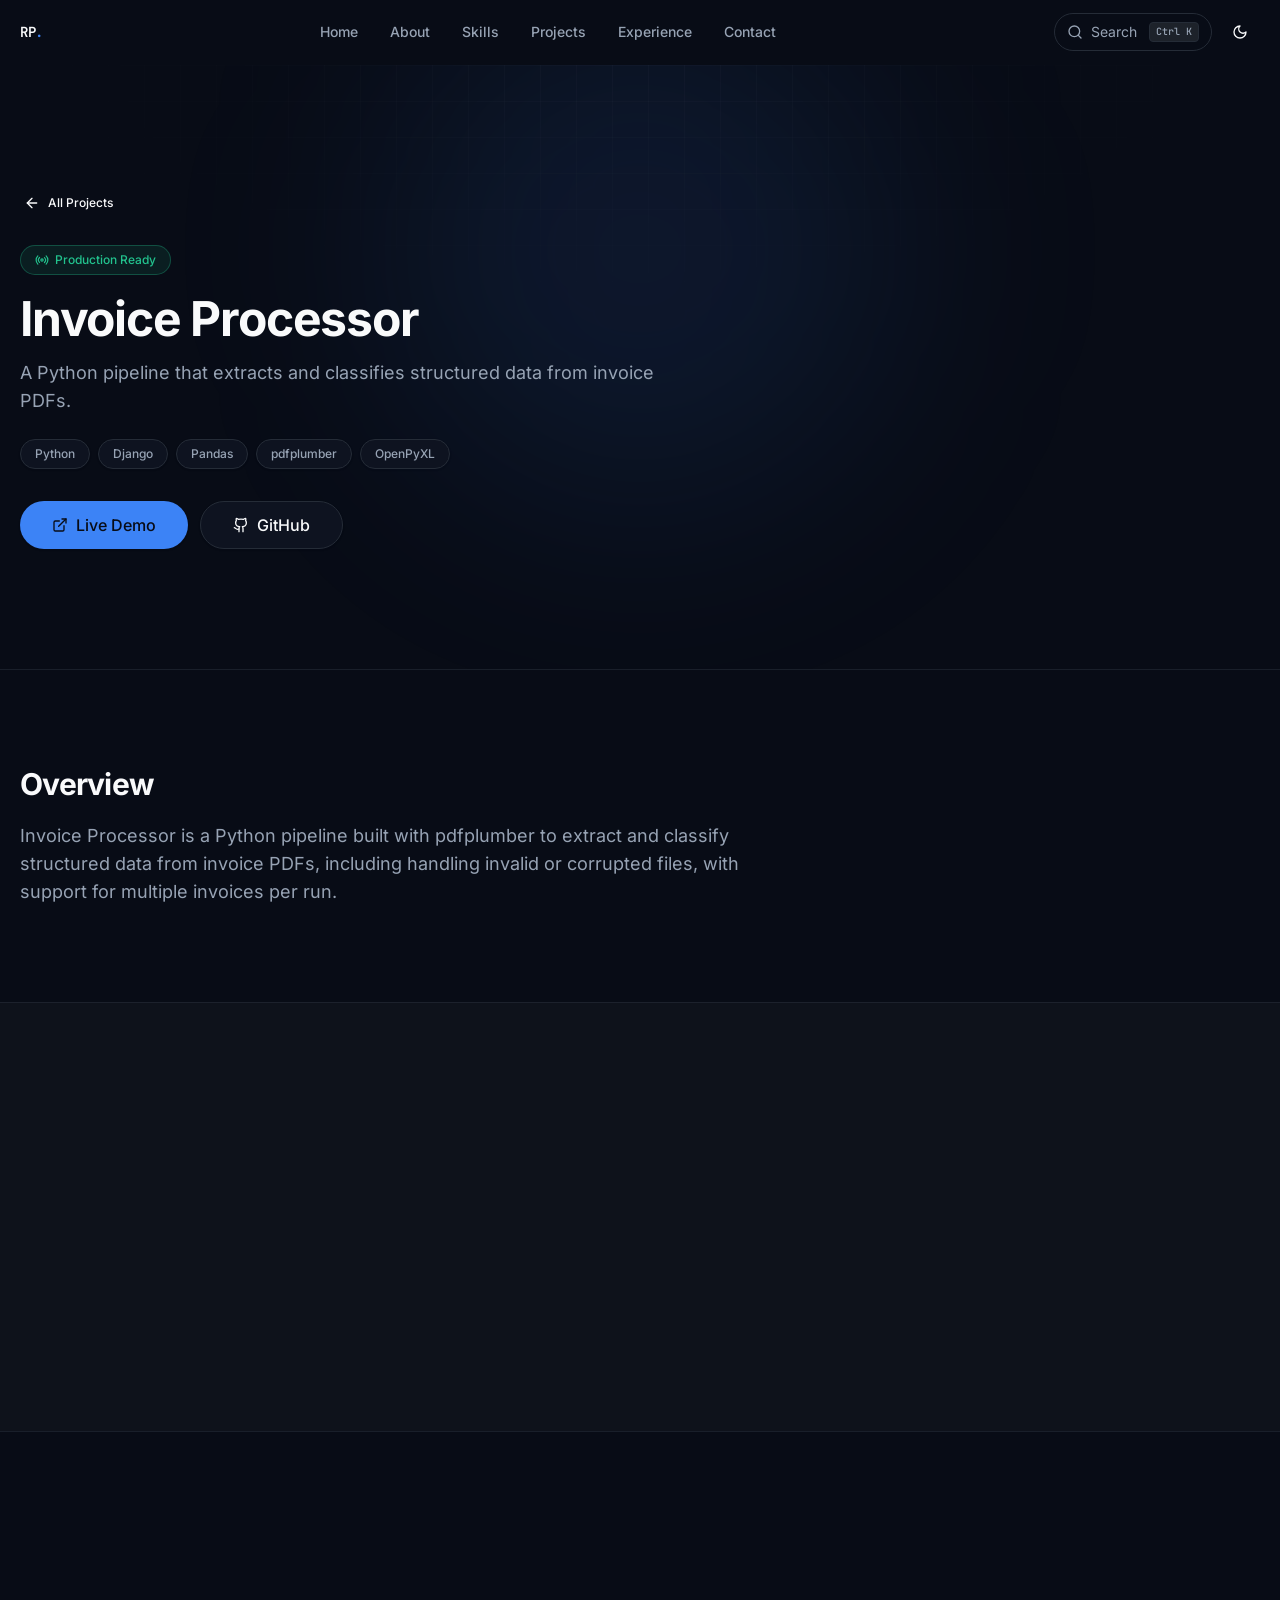
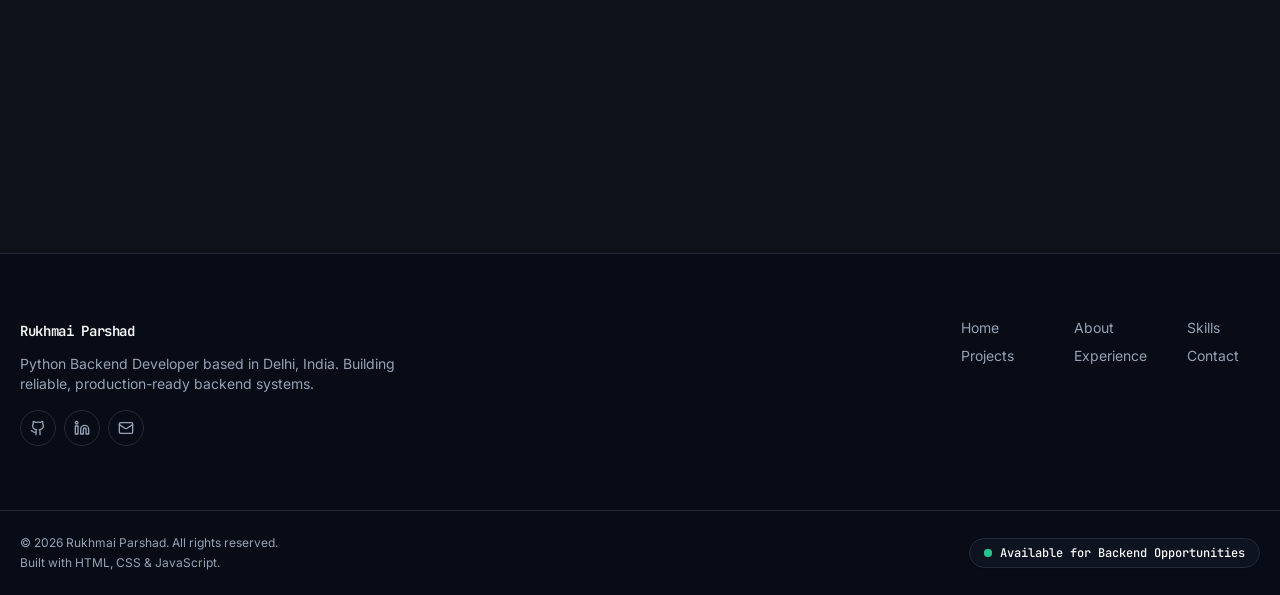
<file: projects/invoice-processor.html>
<!DOCTYPE html>
<html class="dark" lang="en" style="color-scheme: dark;"><head><script>(function(){try{var stored=localStorage.getItem('theme')||'dark';if(stored==='system'){stored=window.matchMedia('(prefers-color-scheme: dark)').matches?'dark':'light';}if(stored==='dark'){document.documentElement.classList.add('dark');document.documentElement.style.colorScheme='dark';}else{document.documentElement.style.colorScheme='light';}}catch(e){}})();</script><meta charset="utf-8"/><meta content="width=device-width, initial-scale=1" name="viewport"/><link as="font" crossorigin="" href="../fonts/inter-variable.woff2" rel="preload" type="font/woff2"/><link as="font" crossorigin="" href="../fonts/jetbrains-mono-variable.woff2" rel="preload" type="font/woff2"/><link href="../css/style.css" rel="stylesheet"/><meta content="" name="next-size-adjust"/><meta content="#F7F5F2" media="(prefers-color-scheme: light)" name="theme-color"/><meta content="#0B0F17" media="(prefers-color-scheme: dark)" name="theme-color"/><title>Invoice Processor — Rukhmai Parshad</title><meta content="A Python pipeline that extracts and classifies structured data from invoice PDFs." name="description"/><meta content="Rukhmai Parshad" name="application-name"/><link href="https://rukhmaiparshad.dev" rel="author"/><meta content="Rukhmai Parshad" name="author"/><link href="../manifest.webmanifest" rel="manifest"/><meta content="Rukhmai Parshad,Python Developer,Django Developer,Django REST Framework Developer,Backend Developer,REST API Development,JWT Authentication,PostgreSQL,MySQL,MS SQL Server" name="keywords"/><meta content="Rukhmai Parshad" name="creator"/><meta content="index, follow" name="robots"/><meta content="index, follow, max-image-preview:large, max-snippet:-1" name="googlebot"/><link href="https://rukhmaiparshad.dev/projects/invoice-processor" rel="canonical"/><meta content="Invoice Processor — Rukhmai Parshad" property="og:title"/><meta content="A Python pipeline that extracts and classifies structured data from invoice PDFs." property="og:description"/><meta content="https://rukhmaiparshad.dev/projects/invoice-processor" property="og:url"/><meta content="summary" name="twitter:card"/><meta content="Invoice Processor — Rukhmai Parshad" name="twitter:title"/><meta content="A Python pipeline that extracts and classifies structured data from invoice PDFs." name="twitter:description"/><link href="../favicon.svg" rel="icon" type="image/svg+xml"/><link href="../favicon-32x32.png" rel="icon" sizes="32x32" type="image/png"/><link href="../apple-touch-icon.png" rel="apple-touch-icon" sizes="180x180"/></head><body class="__variable_53f2d8 __variable_4a860e font-sans"><div hidden=""></div><a class="sr-only focus:not-sr-only focus:fixed focus:left-4 focus:top-4 focus:z-[100] focus:rounded-md focus:bg-accent focus:px-4 focus:py-2 focus:text-accent-foreground" href="#main-content">Skip to main content</a><div aria-hidden="true" class="fixed inset-x-0 top-0 z-[60] h-[3px] origin-left bg-accent transition-transform duration-150 ease-out" id="scroll-progress-bar" style="transform:scaleX(0)"></div><div id="top"></div><header class="animate-fade-up sticky top-0 z-50 w-full border-b transition-all duration-300 border-transparent bg-transparent" id="site-header"><div class="container flex h-16 items-center justify-between gap-4"><a class="font-mono text-sm font-semibold tracking-tight text-foreground" href="#top">RP<span class="text-accent">.</span></a><nav aria-label="Primary" class="hidden items-center gap-1 md:flex"><a class="rounded-full px-3.5 py-2 text-sm font-medium text-muted-foreground transition-colors hover:bg-secondary hover:text-foreground active:scale-[0.97] active:bg-secondary/80 dark:active:scale-100 dark:active:bg-secondary" href="#top">Home</a><a class="rounded-full px-3.5 py-2 text-sm font-medium text-muted-foreground transition-colors hover:bg-secondary hover:text-foreground active:scale-[0.97] active:bg-secondary/80 dark:active:scale-100 dark:active:bg-secondary" href="#about">About</a><a class="rounded-full px-3.5 py-2 text-sm font-medium text-muted-foreground transition-colors hover:bg-secondary hover:text-foreground active:scale-[0.97] active:bg-secondary/80 dark:active:scale-100 dark:active:bg-secondary" href="#skills">Skills</a><a class="rounded-full px-3.5 py-2 text-sm font-medium text-muted-foreground transition-colors hover:bg-secondary hover:text-foreground active:scale-[0.97] active:bg-secondary/80 dark:active:scale-100 dark:active:bg-secondary" href="#projects">Projects</a><a class="rounded-full px-3.5 py-2 text-sm font-medium text-muted-foreground transition-colors hover:bg-secondary hover:text-foreground active:scale-[0.97] active:bg-secondary/80 dark:active:scale-100 dark:active:bg-secondary" href="#experience">Experience</a><a class="rounded-full px-3.5 py-2 text-sm font-medium text-muted-foreground transition-colors hover:bg-secondary hover:text-foreground active:scale-[0.97] active:bg-secondary/80 dark:active:scale-100 dark:active:bg-secondary" href="#contact">Contact</a></nav><div class="flex items-center gap-2"><button aria-label="Open command palette" class="hidden items-center gap-2 rounded-full border border-border px-3 py-2 text-sm text-muted-foreground transition-colors hover:bg-secondary hover:text-foreground sm:flex command-palette-trigger" id="command-palette-trigger-0" type="button"><svg class="lucide lucide-search h-4 w-4" fill="none" height="24" stroke="currentColor" stroke-linecap="round" stroke-linejoin="round" stroke-width="2" viewbox="0 0 24 24" width="24" xmlns="http://www.w3.org/2000/svg"><circle cx="11" cy="11" r="8"></circle><path d="m21 21-4.3-4.3"></path></svg><span>Search</span><kbd class="inline-flex h-5 min-w-[1.25rem] items-center justify-center rounded border border-border bg-secondary px-1.5 font-mono text-[10px] font-medium text-muted-foreground ml-1">Ctrl K</kbd></button><button aria-label="Open command palette" class="flex h-10 w-10 items-center justify-center rounded-full text-muted-foreground transition-colors hover:bg-secondary hover:text-foreground sm:hidden command-palette-trigger" id="command-palette-trigger-1" type="button"><svg class="lucide lucide-search h-4 w-4" fill="none" height="24" stroke="currentColor" stroke-linecap="round" stroke-linejoin="round" stroke-width="2" viewbox="0 0 24 24" width="24" xmlns="http://www.w3.org/2000/svg"><circle cx="11" cy="11" r="8"></circle><path d="m21 21-4.3-4.3"></path></svg></button><span class="relative inline-flex" id="theme-toggle-wrapper"><button aria-expanded="false" aria-haspopup="menu" aria-label="Toggle theme" class="inline-flex items-center justify-center gap-2 whitespace-nowrap rounded-full text-sm font-medium transition-all duration-300 disabled:pointer-events-none disabled:opacity-50 focus-visible:outline focus-visible:outline-2 focus-visible:outline-offset-2 focus-visible:outline-ring [&amp;_svg]:pointer-events-none [&amp;_svg]:size-4 [&amp;_svg]:shrink-0 text-foreground hover:bg-secondary active:scale-[0.98] dark:active:scale-100 h-10 w-10 relative" data-state="closed" id="theme-toggle-trigger" type="button"><svg class="lucide lucide-sun h-[1.15rem] w-[1.15rem] transition-all -rotate-90 scale-0" fill="none" height="24" stroke="currentColor" stroke-linecap="round" stroke-linejoin="round" stroke-width="2" viewbox="0 0 24 24" width="24" xmlns="http://www.w3.org/2000/svg"><circle cx="12" cy="12" r="4"></circle><path d="M12 2v2"></path><path d="M12 20v2"></path><path d="m4.93 4.93 1.41 1.41"></path><path d="m17.66 17.66 1.41 1.41"></path><path d="M2 12h2"></path><path d="M20 12h2"></path><path d="m6.34 17.66-1.41 1.41"></path><path d="m19.07 4.93-1.41 1.41"></path></svg><svg class="lucide lucide-moon absolute h-[1.15rem] w-[1.15rem] transition-all rotate-0 scale-100" fill="none" height="24" stroke="currentColor" stroke-linecap="round" stroke-linejoin="round" stroke-width="2" viewbox="0 0 24 24" width="24" xmlns="http://www.w3.org/2000/svg"><path d="M12 3a6 6 0 0 0 9 9 9 9 0 1 1-9-9Z"></path></svg></button>
<div aria-orientation="vertical" class="absolute right-0 z-50 mt-2 min-w-[10rem] overflow-hidden rounded-lg border border-border bg-popover p-1 text-popover-foreground shadow-elevated data-[state=open]:animate-in data-[state=closed]:animate-out data-[state=closed]:fade-out-0 data-[state=open]:fade-in-0 data-[state=closed]:zoom-out-95 data-[state=open]:zoom-in-95 data-[state=open]:slide-in-from-top-2" data-state="closed" hidden="" id="theme-menu" role="menu" style="top:100%;">
<div class="relative flex cursor-pointer select-none items-center gap-2 rounded-md px-2 py-1.5 text-sm outline-none transition-colors hover:bg-secondary justify-between" data-theme-value="light" role="menuitem">
<span class="flex items-center gap-2"><svg class="lucide lucide-sun h-4 w-4" fill="none" height="24" stroke="currentColor" stroke-linecap="round" stroke-linejoin="round" stroke-width="2" viewbox="0 0 24 24" width="24" xmlns="http://www.w3.org/2000/svg"><circle cx="12" cy="12" r="4"></circle><path d="M12 2v2"></path><path d="M12 20v2"></path><path d="m4.93 4.93 1.41 1.41"></path><path d="m17.66 17.66 1.41 1.41"></path><path d="M2 12h2"></path><path d="M20 12h2"></path><path d="m6.34 17.66-1.41 1.41"></path><path d="m19.07 4.93-1.41 1.41"></path></svg>Light</span>
<span aria-hidden="true" class="text-accent theme-dot" hidden="">•</span>
</div>
<div class="relative flex cursor-pointer select-none items-center gap-2 rounded-md px-2 py-1.5 text-sm outline-none transition-colors hover:bg-secondary justify-between" data-theme-value="dark" role="menuitem">
<span class="flex items-center gap-2"><svg class="lucide lucide-moon h-4 w-4" fill="none" height="24" stroke="currentColor" stroke-linecap="round" stroke-linejoin="round" stroke-width="2" viewbox="0 0 24 24" width="24" xmlns="http://www.w3.org/2000/svg"><path d="M12 3a6 6 0 0 0 9 9 9 9 0 1 1-9-9Z"></path></svg>Dark</span>
<span aria-hidden="true" class="text-accent theme-dot" hidden="">•</span>
</div>
<div class="relative flex cursor-pointer select-none items-center gap-2 rounded-md px-2 py-1.5 text-sm outline-none transition-colors hover:bg-secondary justify-between" data-theme-value="system" role="menuitem">
<span class="flex items-center gap-2"><svg class="lucide lucide-laptop h-4 w-4" fill="none" height="24" stroke="currentColor" stroke-linecap="round" stroke-linejoin="round" stroke-width="2" viewbox="0 0 24 24" width="24" xmlns="http://www.w3.org/2000/svg"><path d="M20 16V7a2 2 0 0 0-2-2H6a2 2 0 0 0-2 2v9m16 0H4m16 0 1.28 2.55a1 1 0 0 1-.9 1.45H3.62a1 1 0 0 1-.9-1.45L4 16"></path></svg>System</span>
<span aria-hidden="true" class="text-accent theme-dot" hidden="">•</span>
</div>
</div>
</span><button aria-controls="radix-_R_4slb_" aria-expanded="false" aria-haspopup="dialog" aria-label="Open menu" class="inline-flex items-center justify-center gap-2 whitespace-nowrap rounded-full text-sm font-medium transition-all duration-300 disabled:pointer-events-none disabled:opacity-50 focus-visible:outline focus-visible:outline-2 focus-visible:outline-offset-2 focus-visible:outline-ring [&amp;_svg]:pointer-events-none [&amp;_svg]:size-4 [&amp;_svg]:shrink-0 text-foreground hover:bg-secondary active:scale-[0.98] dark:active:scale-100 h-10 w-10 md:hidden" data-state="closed" id="mobile-menu-trigger" type="button"><svg class="lucide lucide-menu h-5 w-5" fill="none" height="24" stroke="currentColor" stroke-linecap="round" stroke-linejoin="round" stroke-width="2" viewbox="0 0 24 24" width="24" xmlns="http://www.w3.org/2000/svg"><line x1="4" x2="20" y1="12" y2="12"></line><line x1="4" x2="20" y1="6" y2="6"></line><line x1="4" x2="20" y1="18" y2="18"></line></svg></button></div></div></header><main class="flex min-h-screen flex-col" id="main-content"><section aria-labelledby="project-hero-heading" class="relative overflow-hidden section-padding"><div aria-hidden="true" class="pointer-events-none absolute inset-0 -z-10 overflow-hidden"><div class="absolute inset-0 opacity-[0.4] [mask-image:radial-gradient(ellipse_65%_55%_at_50%_0%,black,transparent_75%)]" style="background-image: linear-gradient(to right, hsl(var(--foreground) / 0.06) 1px, transparent 1px), linear-gradient(to bottom, hsl(var(--foreground) / 0.06) 1px, transparent 1px); background-size: 36px 36px;"></div><div class="absolute left-1/2 top-[-12%] h-[36rem] w-[36rem] -translate-x-1/2 rounded-full bg-accent/[0.06] blur-[130px] dark:h-[32rem] dark:w-[32rem] dark:bg-accent/10 dark:blur-[110px]"></div></div><div class="container relative"><div style="opacity: 1; transform: none;"><a class="inline-flex items-center justify-center gap-2 whitespace-nowrap rounded-full font-medium transition-all duration-300 disabled:pointer-events-none disabled:opacity-50 focus-visible:outline focus-visible:outline-2 focus-visible:outline-offset-2 focus-visible:outline-ring [&amp;_svg]:pointer-events-none [&amp;_svg]:size-4 [&amp;_svg]:shrink-0 text-foreground hover:bg-secondary active:scale-[0.98] dark:active:scale-100 h-9 px-4 text-xs -ml-3 mb-6" href="../projects.html"><svg aria-hidden="true" class="lucide lucide-arrow-left h-3.5 w-3.5" fill="none" height="24" stroke="currentColor" stroke-linecap="round" stroke-linejoin="round" stroke-width="2" viewbox="0 0 24 24" width="24" xmlns="http://www.w3.org/2000/svg"><path d="m12 19-7-7 7-7"></path><path d="M19 12H5"></path></svg>All Projects</a><div class="flex flex-wrap items-center gap-2"><span class="inline-flex items-center gap-1.5 rounded-full border px-3.5 py-1.5 text-xs font-medium transition-colors duration-300 border-success/30 bg-success/10 text-success"><svg aria-hidden="true" class="lucide lucide-radio h-3.5 w-3.5" fill="none" height="24" stroke="currentColor" stroke-linecap="round" stroke-linejoin="round" stroke-width="2" viewbox="0 0 24 24" width="24" xmlns="http://www.w3.org/2000/svg"><path d="M4.9 19.1C1 15.2 1 8.8 4.9 4.9"></path><path d="M7.8 16.2c-2.3-2.3-2.3-6.1 0-8.5"></path><circle cx="12" cy="12" r="2"></circle><path d="M16.2 7.8c2.3 2.3 2.3 6.1 0 8.5"></path><path d="M19.1 4.9C23 8.8 23 15.1 19.1 19"></path></svg>Production Ready</span></div><h1 class="mt-5 text-balance text-4xl font-bold tracking-tight sm:text-5xl" id="project-hero-heading">Invoice Processor</h1><p class="mt-4 max-w-2xl text-lg text-muted-foreground">A Python pipeline that extracts and classifies structured data from invoice PDFs.</p><ul aria-label="Invoice Processor tech stack" class="mt-6 flex flex-wrap gap-2"><li><span class="inline-flex items-center rounded-full border border-border bg-card px-3.5 py-1.5 text-xs font-medium text-muted-foreground shadow-subtle transition-colors duration-300 hover:border-accent/30 hover:text-foreground">Python</span></li><li><span class="inline-flex items-center rounded-full border border-border bg-card px-3.5 py-1.5 text-xs font-medium text-muted-foreground shadow-subtle transition-colors duration-300 hover:border-accent/30 hover:text-foreground">Django</span></li><li><span class="inline-flex items-center rounded-full border border-border bg-card px-3.5 py-1.5 text-xs font-medium text-muted-foreground shadow-subtle transition-colors duration-300 hover:border-accent/30 hover:text-foreground">Pandas</span></li><li><span class="inline-flex items-center rounded-full border border-border bg-card px-3.5 py-1.5 text-xs font-medium text-muted-foreground shadow-subtle transition-colors duration-300 hover:border-accent/30 hover:text-foreground">pdfplumber</span></li><li><span class="inline-flex items-center rounded-full border border-border bg-card px-3.5 py-1.5 text-xs font-medium text-muted-foreground shadow-subtle transition-colors duration-300 hover:border-accent/30 hover:text-foreground">OpenPyXL</span></li></ul><div class="mt-8 flex flex-wrap items-center gap-3"><a class="inline-flex items-center justify-center gap-2 whitespace-nowrap rounded-full font-medium transition-all duration-300 disabled:pointer-events-none disabled:opacity-50 focus-visible:outline focus-visible:outline-2 focus-visible:outline-offset-2 focus-visible:outline-ring [&amp;_svg]:pointer-events-none [&amp;_svg]:size-4 [&amp;_svg]:shrink-0 bg-accent text-accent-foreground shadow-subtle hover:-translate-y-0.5 hover:shadow-elevated active:translate-y-0 active:scale-[0.98] active:shadow-subtle dark:active:scale-100 h-12 px-8 text-base" href="https://invoice-processor-zfxc.onrender.com/" rel="noopener noreferrer" target="_blank"><svg aria-hidden="true" class="lucide lucide-external-link h-4 w-4" fill="none" height="24" stroke="currentColor" stroke-linecap="round" stroke-linejoin="round" stroke-width="2" viewbox="0 0 24 24" width="24" xmlns="http://www.w3.org/2000/svg"><path d="M15 3h6v6"></path><path d="M10 14 21 3"></path><path d="M18 13v6a2 2 0 0 1-2 2H5a2 2 0 0 1-2-2V8a2 2 0 0 1 2-2h6"></path></svg>Live Demo</a><a class="inline-flex items-center justify-center gap-2 whitespace-nowrap rounded-full font-medium transition-all duration-300 disabled:pointer-events-none disabled:opacity-50 focus-visible:outline focus-visible:outline-2 focus-visible:outline-offset-2 focus-visible:outline-ring [&amp;_svg]:pointer-events-none [&amp;_svg]:size-4 [&amp;_svg]:shrink-0 border border-border bg-card text-foreground shadow-subtle hover:-translate-y-0.5 hover:border-accent/30 hover:bg-secondary hover:shadow-elevated active:translate-y-0 active:scale-[0.98] active:shadow-subtle dark:active:scale-100 h-12 px-8 text-base" href="https://github.com/Rukhmai-Parshad/invoice-processor" rel="noopener noreferrer" target="_blank"><svg aria-hidden="true" class="lucide lucide-github h-4 w-4" fill="none" height="24" stroke="currentColor" stroke-linecap="round" stroke-linejoin="round" stroke-width="2" viewbox="0 0 24 24" width="24" xmlns="http://www.w3.org/2000/svg"><path d="M15 22v-4a4.8 4.8 0 0 0-1-3.5c3 0 6-2 6-5.5.08-1.25-.27-2.48-1-3.5.28-1.15.28-2.35 0-3.5 0 0-1 0-3 1.5-2.64-.5-5.36-.5-8 0C6 2 5 2 5 2c-.3 1.15-.3 2.35 0 3.5A5.403 5.403 0 0 0 4 9c0 3.5 3 5.5 6 5.5-.39.49-.68 1.05-.85 1.65-.17.6-.22 1.23-.15 1.85v4"></path><path d="M9 18c-4.51 2-5-2-7-2"></path></svg>GitHub</a></div></div></div></section><section aria-labelledby="overview-heading" class="border-t border-border/60 py-16 sm:py-20 lg:py-24"><div class="container"><div style="opacity: 1; transform: none;"><h2 class="text-2xl font-bold tracking-tight sm:text-3xl" id="overview-heading">Overview</h2><p class="mt-5 max-w-3xl text-base leading-relaxed text-muted-foreground sm:text-lg">Invoice Processor is a Python pipeline built with pdfplumber to extract and classify structured data from invoice PDFs, including handling invalid or corrupted files, with support for multiple invoices per run.</p></div></div></section><section aria-labelledby="features-heading" class="border-t border-border/60 bg-secondary/30 py-16 sm:py-20 lg:py-24"><div class="container"><div style="opacity: 0; transform: translateY(16px);"><h2 class="text-2xl font-bold tracking-tight sm:text-3xl" id="features-heading">Features</h2></div><ul class="mt-8 grid gap-4 sm:grid-cols-2"><li><div style="opacity: 0; transform: translateY(16px);"><div class="flex h-full items-start gap-3 rounded-lg border border-border bg-card p-5 shadow-subtle"><svg aria-hidden="true" class="lucide lucide-circle-check mt-0.5 h-5 w-5 shrink-0 text-accent" fill="none" height="24" stroke="currentColor" stroke-linecap="round" stroke-linejoin="round" stroke-width="2" viewbox="0 0 24 24" width="24" xmlns="http://www.w3.org/2000/svg"><circle cx="12" cy="12" r="10"></circle><path d="m9 12 2 2 4-4"></path></svg><span class="text-sm leading-relaxed text-muted-foreground">Extracts and classifies structured data from invoice PDFs using pdfplumber.</span></div></div></li><li><div style="opacity: 0; transform: translateY(16px);"><div class="flex h-full items-start gap-3 rounded-lg border border-border bg-card p-5 shadow-subtle"><svg aria-hidden="true" class="lucide lucide-circle-check mt-0.5 h-5 w-5 shrink-0 text-accent" fill="none" height="24" stroke="currentColor" stroke-linecap="round" stroke-linejoin="round" stroke-width="2" viewbox="0 0 24 24" width="24" xmlns="http://www.w3.org/2000/svg"><circle cx="12" cy="12" r="10"></circle><path d="m9 12 2 2 4-4"></path></svg><span class="text-sm leading-relaxed text-muted-foreground">Handles invalid or corrupted files without breaking the pipeline.</span></div></div></li><li><div style="opacity: 0; transform: translateY(16px);"><div class="flex h-full items-start gap-3 rounded-lg border border-border bg-card p-5 shadow-subtle"><svg aria-hidden="true" class="lucide lucide-circle-check mt-0.5 h-5 w-5 shrink-0 text-accent" fill="none" height="24" stroke="currentColor" stroke-linecap="round" stroke-linejoin="round" stroke-width="2" viewbox="0 0 24 24" width="24" xmlns="http://www.w3.org/2000/svg"><circle cx="12" cy="12" r="10"></circle><path d="m9 12 2 2 4-4"></path></svg><span class="text-sm leading-relaxed text-muted-foreground">Supports multi-invoice processing with robust error handling for missing or incomplete information.</span></div></div></li><li><div style="opacity: 0; transform: translateY(16px);"><div class="flex h-full items-start gap-3 rounded-lg border border-border bg-card p-5 shadow-subtle"><svg aria-hidden="true" class="lucide lucide-circle-check mt-0.5 h-5 w-5 shrink-0 text-accent" fill="none" height="24" stroke="currentColor" stroke-linecap="round" stroke-linejoin="round" stroke-width="2" viewbox="0 0 24 24" width="24" xmlns="http://www.w3.org/2000/svg"><circle cx="12" cy="12" r="10"></circle><path d="m9 12 2 2 4-4"></path></svg><span class="text-sm leading-relaxed text-muted-foreground">Produces structured Excel outputs with OpenPyXL.</span></div></div></li></ul></div></section><section aria-labelledby="tech-heading" class="border-t border-border/60 py-16 sm:py-20 lg:py-24"><div class="container"><div style="opacity: 0; transform: translateY(16px);"><h2 class="text-2xl font-bold tracking-tight sm:text-3xl" id="tech-heading">Tech Stack</h2><ul aria-label="Invoice Processor technologies" class="mt-6 flex flex-wrap gap-2"><li><span class="inline-flex items-center rounded-full border border-border bg-card px-3.5 py-1.5 text-xs font-medium text-muted-foreground shadow-subtle transition-colors duration-300 hover:border-accent/30 hover:text-foreground">Python</span></li><li><span class="inline-flex items-center rounded-full border border-border bg-card px-3.5 py-1.5 text-xs font-medium text-muted-foreground shadow-subtle transition-colors duration-300 hover:border-accent/30 hover:text-foreground">Django</span></li><li><span class="inline-flex items-center rounded-full border border-border bg-card px-3.5 py-1.5 text-xs font-medium text-muted-foreground shadow-subtle transition-colors duration-300 hover:border-accent/30 hover:text-foreground">Pandas</span></li><li><span class="inline-flex items-center rounded-full border border-border bg-card px-3.5 py-1.5 text-xs font-medium text-muted-foreground shadow-subtle transition-colors duration-300 hover:border-accent/30 hover:text-foreground">pdfplumber</span></li><li><span class="inline-flex items-center rounded-full border border-border bg-card px-3.5 py-1.5 text-xs font-medium text-muted-foreground shadow-subtle transition-colors duration-300 hover:border-accent/30 hover:text-foreground">OpenPyXL</span></li></ul></div></div></section><section aria-labelledby="architecture-heading" class="border-t border-border/60 bg-secondary/30 py-16 sm:py-20 lg:py-24"><div class="container"><div style="opacity: 0; transform: translateY(16px);"><h2 class="text-2xl font-bold tracking-tight sm:text-3xl" id="architecture-heading">Architecture</h2><div class="mt-8 rounded-xl border border-border bg-card p-6 shadow-subtle sm:p-10"><div><svg aria-label="Invoice Processor architecture flow: Invoice PDF Upload → pdfplumber Extraction → Classification &amp; Validation → OpenPyXL Excel Output" class="h-auto w-full" role="img" viewbox="0 0 640 410"><title>Invoice Processor architecture: Invoice PDF Upload → pdfplumber Extraction → Classification &amp; Validation → OpenPyXL Excel Output</title><defs><marker id="arrow-r0" markerheight="6" markerwidth="6" orient="auto-start-reverse" refx="5" refy="5" viewbox="0 0 10 10"><path d="M0,0 L10,5 L0,10 z" fill="hsl(var(--accent))"></path></marker></defs><g><rect fill="hsl(var(--card))" height="56" rx="14" stroke="hsl(var(--border))" width="440" x="100" y="24"></rect><text dominant-baseline="middle" fill="hsl(var(--foreground))" font-family="var(--font-inter), system-ui, sans-serif" font-size="15" font-weight="600" text-anchor="middle" x="320" y="52">Invoice PDF Upload</text><line marker-end="url(#arrow-r0)" stroke="hsl(var(--accent))" stroke-width="2" x1="320" x2="320" y1="80" y2="126"></line></g><g><rect fill="hsl(var(--card))" height="56" rx="14" stroke="hsl(var(--border))" width="440" x="100" y="126"></rect><text dominant-baseline="middle" fill="hsl(var(--foreground))" font-family="var(--font-inter), system-ui, sans-serif" font-size="15" font-weight="600" text-anchor="middle" x="320" y="154">pdfplumber Extraction</text><line marker-end="url(#arrow-r0)" stroke="hsl(var(--accent))" stroke-width="2" x1="320" x2="320" y1="182" y2="228"></line></g><g><rect fill="hsl(var(--card))" height="56" rx="14" stroke="hsl(var(--border))" width="440" x="100" y="228"></rect><text dominant-baseline="middle" fill="hsl(var(--foreground))" font-family="var(--font-inter), system-ui, sans-serif" font-size="15" font-weight="600" text-anchor="middle" x="320" y="256">Classification &amp; Validation</text><line marker-end="url(#arrow-r0)" stroke="hsl(var(--accent))" stroke-width="2" x1="320" x2="320" y1="284" y2="330"></line></g><g><rect fill="hsl(var(--card))" height="56" rx="14" stroke="hsl(var(--border))" width="440" x="100" y="330"></rect><text dominant-baseline="middle" fill="hsl(var(--foreground))" font-family="var(--font-inter), system-ui, sans-serif" font-size="15" font-weight="600" text-anchor="middle" x="320" y="358">OpenPyXL Excel Output</text></g></svg></div></div></div></div></section><section aria-labelledby="api-heading" class="border-t border-border/60 py-16 sm:py-20 lg:py-24"><div class="container"><div style="opacity: 0; transform: translateY(16px);"><h2 class="text-2xl font-bold tracking-tight sm:text-3xl" id="api-heading">API Highlights</h2><ul class="mt-6 space-y-3"><li class="flex items-start gap-3 font-mono text-sm text-muted-foreground"><svg aria-hidden="true" class="lucide lucide-rocket mt-0.5 h-4 w-4 shrink-0 text-accent" fill="none" height="24" stroke="currentColor" stroke-linecap="round" stroke-linejoin="round" stroke-width="2" viewbox="0 0 24 24" width="24" xmlns="http://www.w3.org/2000/svg"><path d="M4.5 16.5c-1.5 1.26-2 5-2 5s3.74-.5 5-2c.71-.84.7-2.13-.09-2.91a2.18 2.18 0 0 0-2.91-.09z"></path><path d="m12 15-3-3a22 22 0 0 1 2-3.95A12.88 12.88 0 0 1 22 2c0 2.72-.78 7.5-6 11a22.35 22.35 0 0 1-4 2z"></path><path d="M9 12H4s.55-3.03 2-4c1.62-1.08 5 0 5 0"></path><path d="M12 15v5s3.03-.55 4-2c1.08-1.62 0-5 0-5"></path></svg>Multi-invoice PDF processing in a single run</li><li class="flex items-start gap-3 font-mono text-sm text-muted-foreground"><svg aria-hidden="true" class="lucide lucide-rocket mt-0.5 h-4 w-4 shrink-0 text-accent" fill="none" height="24" stroke="currentColor" stroke-linecap="round" stroke-linejoin="round" stroke-width="2" viewbox="0 0 24 24" width="24" xmlns="http://www.w3.org/2000/svg"><path d="M4.5 16.5c-1.5 1.26-2 5-2 5s3.74-.5 5-2c.71-.84.7-2.13-.09-2.91a2.18 2.18 0 0 0-2.91-.09z"></path><path d="m12 15-3-3a22 22 0 0 1 2-3.95A12.88 12.88 0 0 1 22 2c0 2.72-.78 7.5-6 11a22.35 22.35 0 0 1-4 2z"></path><path d="M9 12H4s.55-3.03 2-4c1.62-1.08 5 0 5 0"></path><path d="M12 15v5s3.03-.55 4-2c1.08-1.62 0-5 0-5"></path></svg>Error handling for invalid, corrupted, or incomplete invoices</li><li class="flex items-start gap-3 font-mono text-sm text-muted-foreground"><svg aria-hidden="true" class="lucide lucide-rocket mt-0.5 h-4 w-4 shrink-0 text-accent" fill="none" height="24" stroke="currentColor" stroke-linecap="round" stroke-linejoin="round" stroke-width="2" viewbox="0 0 24 24" width="24" xmlns="http://www.w3.org/2000/svg"><path d="M4.5 16.5c-1.5 1.26-2 5-2 5s3.74-.5 5-2c.71-.84.7-2.13-.09-2.91a2.18 2.18 0 0 0-2.91-.09z"></path><path d="m12 15-3-3a22 22 0 0 1 2-3.95A12.88 12.88 0 0 1 22 2c0 2.72-.78 7.5-6 11a22.35 22.35 0 0 1-4 2z"></path><path d="M9 12H4s.55-3.03 2-4c1.62-1.08 5 0 5 0"></path><path d="M12 15v5s3.03-.55 4-2c1.08-1.62 0-5 0-5"></path></svg>Structured Excel output generation via OpenPyXL</li></ul></div></div></section><section aria-labelledby="deployment-heading" class="border-t border-border/60 py-16 sm:py-20 lg:py-24"><div class="container"><div style="opacity: 0; transform: translateY(16px);"><h2 class="text-2xl font-bold tracking-tight sm:text-3xl" id="deployment-heading">Deployment</h2><p class="mt-5 max-w-3xl text-base leading-relaxed text-muted-foreground sm:text-lg">Deployed live on Render as a Django application.</p></div></div></section><section aria-labelledby="challenges-heading" class="border-t border-border/60 bg-secondary/30 py-16 sm:py-20 lg:py-24"><div class="container"><div style="opacity: 0; transform: translateY(16px);"><div class="flex items-center gap-2"><svg aria-hidden="true" class="lucide lucide-wrench h-5 w-5 text-accent" fill="none" height="24" stroke="currentColor" stroke-linecap="round" stroke-linejoin="round" stroke-width="2" viewbox="0 0 24 24" width="24" xmlns="http://www.w3.org/2000/svg"><path d="M14.7 6.3a1 1 0 0 0 0 1.4l1.6 1.6a1 1 0 0 0 1.4 0l3.77-3.77a6 6 0 0 1-7.94 7.94l-6.91 6.91a2.12 2.12 0 0 1-3-3l6.91-6.91a6 6 0 0 1 7.94-7.94l-3.76 3.76z"></path></svg><h2 class="text-2xl font-bold tracking-tight sm:text-3xl" id="challenges-heading">Challenges</h2></div><ul class="mt-6 space-y-4"><li class="text-sm leading-relaxed text-muted-foreground sm:text-base">Extracting clean, structured data from invoice PDFs with inconsistent layouts using pdfplumber.</li><li class="text-sm leading-relaxed text-muted-foreground sm:text-base">Handling invalid, corrupted, or incomplete invoice files without failing the whole batch.</li><li class="text-sm leading-relaxed text-muted-foreground sm:text-base">Producing reliable structured Excel output across multiple invoices in a single run.</li></ul></div></div></section><section aria-labelledby="learnings-heading" class="border-t border-border/60 py-16 sm:py-20 lg:py-24"><div class="container"><div style="opacity: 0; transform: translateY(16px);"><div class="flex items-center gap-2"><svg aria-hidden="true" class="lucide lucide-lightbulb h-5 w-5 text-accent" fill="none" height="24" stroke="currentColor" stroke-linecap="round" stroke-linejoin="round" stroke-width="2" viewbox="0 0 24 24" width="24" xmlns="http://www.w3.org/2000/svg"><path d="M15 14c.2-1 .7-1.7 1.5-2.5 1-.9 1.5-2.2 1.5-3.5A6 6 0 0 0 6 8c0 1 .2 2.2 1.5 3.5.7.7 1.3 1.5 1.5 2.5"></path><path d="M9 18h6"></path><path d="M10 22h4"></path></svg><h2 class="text-2xl font-bold tracking-tight sm:text-3xl" id="learnings-heading">Learnings</h2></div><ul class="mt-6 space-y-4"><li class="text-sm leading-relaxed text-muted-foreground sm:text-base">Direct experience with pdfplumber for real-world, inconsistently formatted PDF extraction.</li><li class="text-sm leading-relaxed text-muted-foreground sm:text-base">Learned to design error handling that isolates bad files instead of failing an entire batch.</li><li class="text-sm leading-relaxed text-muted-foreground sm:text-base">Practical experience generating structured Excel reports with OpenPyXL.</li></ul></div></div></section><section aria-labelledby="related-heading" class="border-t border-border/60 py-16 sm:py-20 lg:py-24"><div class="container"><div style="opacity: 0; transform: translateY(16px);"><div class="flex items-center gap-2"><svg aria-hidden="true" class="lucide lucide-list-checks h-5 w-5 text-accent" fill="none" height="24" stroke="currentColor" stroke-linecap="round" stroke-linejoin="round" stroke-width="2" viewbox="0 0 24 24" width="24" xmlns="http://www.w3.org/2000/svg"><path d="m3 17 2 2 4-4"></path><path d="m3 7 2 2 4-4"></path><path d="M13 6h8"></path><path d="M13 12h8"></path><path d="M13 18h8"></path></svg><h2 class="text-2xl font-bold tracking-tight sm:text-3xl" id="related-heading">Related Projects</h2></div></div><ul class="mt-8 grid gap-6 sm:grid-cols-2"><li><div style="opacity: 0; transform: translateY(16px);"><article class="flex h-full flex-col rounded-xl border bg-card shadow-subtle transition-all duration-300 hover:-translate-y-1 hover:shadow-elevated dark:hover:-translate-y-0.5 gap-5 border-border p-6"><div class="flex flex-wrap items-center gap-2"><span class="inline-flex items-center gap-1.5 rounded-full border px-3.5 py-1.5 text-xs font-medium transition-colors duration-300 border-success/30 bg-success/10 text-success"><svg aria-hidden="true" class="lucide lucide-radio h-3.5 w-3.5" fill="none" height="24" stroke="currentColor" stroke-linecap="round" stroke-linejoin="round" stroke-width="2" viewbox="0 0 24 24" width="24" xmlns="http://www.w3.org/2000/svg"><path d="M4.9 19.1C1 15.2 1 8.8 4.9 4.9"></path><path d="M7.8 16.2c-2.3-2.3-2.3-6.1 0-8.5"></path><circle cx="12" cy="12" r="2"></circle><path d="M16.2 7.8c2.3 2.3 2.3 6.1 0 8.5"></path><path d="M19.1 4.9C23 8.8 23 15.1 19.1 19"></path></svg>Production Ready</span></div><div><h3 class="font-semibold text-foreground text-lg"><a class="focus-visible:underline focus-visible:outline-none" href="../projects/bizmind.html">BizMind</a></h3><p class="mt-2 text-muted-foreground text-sm">A Django REST Framework backend processing business datasets through a 4-stage decision pipeline.</p></div><ul aria-label="BizMind tech stack" class="flex flex-wrap gap-2"><li><span class="inline-flex items-center rounded-full border border-border bg-card px-3.5 py-1.5 text-xs font-medium text-muted-foreground shadow-subtle transition-colors duration-300 hover:border-accent/30 hover:text-foreground">Python</span></li><li><span class="inline-flex items-center rounded-full border border-border bg-card px-3.5 py-1.5 text-xs font-medium text-muted-foreground shadow-subtle transition-colors duration-300 hover:border-accent/30 hover:text-foreground">Django</span></li><li><span class="inline-flex items-center rounded-full border border-border bg-card px-3.5 py-1.5 text-xs font-medium text-muted-foreground shadow-subtle transition-colors duration-300 hover:border-accent/30 hover:text-foreground">Django REST Framework</span></li><li><span class="inline-flex items-center rounded-full border border-border bg-card px-3.5 py-1.5 text-xs font-medium text-muted-foreground shadow-subtle transition-colors duration-300 hover:border-accent/30 hover:text-foreground">JWT</span></li><li><span class="inline-flex items-center rounded-full border border-border bg-card px-3.5 py-1.5 text-xs font-medium text-muted-foreground shadow-subtle transition-colors duration-300 hover:border-accent/30 hover:text-foreground">Docker</span></li><li><span class="inline-flex items-center rounded-full border border-border bg-card px-3.5 py-1.5 text-xs font-medium text-muted-foreground shadow-subtle transition-colors duration-300 hover:border-accent/30 hover:text-foreground">PostgreSQL</span></li><li><span class="inline-flex items-center rounded-full border border-border bg-card px-3.5 py-1.5 text-xs font-medium text-muted-foreground shadow-subtle transition-colors duration-300 hover:border-accent/30 hover:text-foreground">Pandas</span></li><li><span class="inline-flex items-center rounded-full border border-border bg-card px-3.5 py-1.5 text-xs font-medium text-muted-foreground shadow-subtle transition-colors duration-300 hover:border-accent/30 hover:text-foreground">NumPy</span></li><li><span class="inline-flex items-center rounded-full border border-border bg-card px-3.5 py-1.5 text-xs font-medium text-muted-foreground shadow-subtle transition-colors duration-300 hover:border-accent/30 hover:text-foreground">Render</span></li></ul><div class="mt-auto flex flex-wrap items-center gap-2 pt-2"><a class="inline-flex items-center justify-center gap-2 whitespace-nowrap rounded-full font-medium transition-all duration-300 disabled:pointer-events-none disabled:opacity-50 focus-visible:outline focus-visible:outline-2 focus-visible:outline-offset-2 focus-visible:outline-ring [&amp;_svg]:pointer-events-none [&amp;_svg]:size-4 [&amp;_svg]:shrink-0 bg-accent text-accent-foreground shadow-subtle hover:-translate-y-0.5 hover:shadow-elevated active:translate-y-0 active:scale-[0.98] active:shadow-subtle dark:active:scale-100 h-9 px-4 text-xs" href="../projects/bizmind.html">View Details<svg aria-hidden="true" class="lucide lucide-arrow-right h-3.5 w-3.5" fill="none" height="24" stroke="currentColor" stroke-linecap="round" stroke-linejoin="round" stroke-width="2" viewbox="0 0 24 24" width="24" xmlns="http://www.w3.org/2000/svg"><path d="M5 12h14"></path><path d="m12 5 7 7-7 7"></path></svg></a><a class="inline-flex items-center justify-center gap-2 whitespace-nowrap rounded-full font-medium transition-all duration-300 disabled:pointer-events-none disabled:opacity-50 focus-visible:outline focus-visible:outline-2 focus-visible:outline-offset-2 focus-visible:outline-ring [&amp;_svg]:pointer-events-none [&amp;_svg]:size-4 [&amp;_svg]:shrink-0 border border-border bg-card text-foreground shadow-subtle hover:-translate-y-0.5 hover:border-accent/30 hover:bg-secondary hover:shadow-elevated active:translate-y-0 active:scale-[0.98] active:shadow-subtle dark:active:scale-100 h-9 px-4 text-xs" href="https://github.com/Rukhmai-Parshad/bizmind" rel="noopener noreferrer" target="_blank"><svg aria-hidden="true" class="lucide lucide-github h-3.5 w-3.5" fill="none" height="24" stroke="currentColor" stroke-linecap="round" stroke-linejoin="round" stroke-width="2" viewbox="0 0 24 24" width="24" xmlns="http://www.w3.org/2000/svg"><path d="M15 22v-4a4.8 4.8 0 0 0-1-3.5c3 0 6-2 6-5.5.08-1.25-.27-2.48-1-3.5.28-1.15.28-2.35 0-3.5 0 0-1 0-3 1.5-2.64-.5-5.36-.5-8 0C6 2 5 2 5 2c-.3 1.15-.3 2.35 0 3.5A5.403 5.403 0 0 0 4 9c0 3.5 3 5.5 6 5.5-.39.49-.68 1.05-.85 1.65-.17.6-.22 1.23-.15 1.85v4"></path><path d="M9 18c-4.51 2-5-2-7-2"></path></svg>GitHub</a><a class="inline-flex items-center justify-center gap-2 whitespace-nowrap rounded-full font-medium transition-all duration-300 disabled:pointer-events-none disabled:opacity-50 focus-visible:outline focus-visible:outline-2 focus-visible:outline-offset-2 focus-visible:outline-ring [&amp;_svg]:pointer-events-none [&amp;_svg]:size-4 [&amp;_svg]:shrink-0 border border-border bg-card text-foreground shadow-subtle hover:-translate-y-0.5 hover:border-accent/30 hover:bg-secondary hover:shadow-elevated active:translate-y-0 active:scale-[0.98] active:shadow-subtle dark:active:scale-100 h-9 px-4 text-xs" href="https://bizmind-4un7.onrender.com/" rel="noopener noreferrer" target="_blank"><svg aria-hidden="true" class="lucide lucide-external-link h-3.5 w-3.5" fill="none" height="24" stroke="currentColor" stroke-linecap="round" stroke-linejoin="round" stroke-width="2" viewbox="0 0 24 24" width="24" xmlns="http://www.w3.org/2000/svg"><path d="M15 3h6v6"></path><path d="M10 14 21 3"></path><path d="M18 13v6a2 2 0 0 1-2 2H5a2 2 0 0 1-2-2V8a2 2 0 0 1 2-2h6"></path></svg>Live Demo</a></div></article></div></li><li><div style="opacity: 0; transform: translateY(16px);"><article class="flex h-full flex-col rounded-xl border bg-card shadow-subtle transition-all duration-300 hover:-translate-y-1 hover:shadow-elevated dark:hover:-translate-y-0.5 gap-5 border-border p-6"><div class="flex flex-wrap items-center gap-2"><span class="inline-flex items-center gap-1.5 rounded-full border px-3.5 py-1.5 text-xs font-medium transition-colors duration-300 border-accent/30 bg-accent/10 text-accent"><svg aria-hidden="true" class="lucide lucide-circle-check h-3.5 w-3.5" fill="none" height="24" stroke="currentColor" stroke-linecap="round" stroke-linejoin="round" stroke-width="2" viewbox="0 0 24 24" width="24" xmlns="http://www.w3.org/2000/svg"><circle cx="12" cy="12" r="10"></circle><path d="m9 12 2 2 4-4"></path></svg>Completed</span></div><div><h3 class="font-semibold text-foreground text-lg"><a class="focus-visible:underline focus-visible:outline-none" href="../projects/reconiq.html">ReconIQ</a></h3><p class="mt-2 text-muted-foreground text-sm">A data reconciliation engine that detects record- and field-level mismatches across CSV/Excel imports.</p></div><ul aria-label="ReconIQ tech stack" class="flex flex-wrap gap-2"><li><span class="inline-flex items-center rounded-full border border-border bg-card px-3.5 py-1.5 text-xs font-medium text-muted-foreground shadow-subtle transition-colors duration-300 hover:border-accent/30 hover:text-foreground">Python</span></li><li><span class="inline-flex items-center rounded-full border border-border bg-card px-3.5 py-1.5 text-xs font-medium text-muted-foreground shadow-subtle transition-colors duration-300 hover:border-accent/30 hover:text-foreground">MySQL</span></li><li><span class="inline-flex items-center rounded-full border border-border bg-card px-3.5 py-1.5 text-xs font-medium text-muted-foreground shadow-subtle transition-colors duration-300 hover:border-accent/30 hover:text-foreground">Pandas</span></li><li><span class="inline-flex items-center rounded-full border border-border bg-card px-3.5 py-1.5 text-xs font-medium text-muted-foreground shadow-subtle transition-colors duration-300 hover:border-accent/30 hover:text-foreground">OpenPyXL</span></li></ul><div class="mt-auto flex flex-wrap items-center gap-2 pt-2"><a class="inline-flex items-center justify-center gap-2 whitespace-nowrap rounded-full font-medium transition-all duration-300 disabled:pointer-events-none disabled:opacity-50 focus-visible:outline focus-visible:outline-2 focus-visible:outline-offset-2 focus-visible:outline-ring [&amp;_svg]:pointer-events-none [&amp;_svg]:size-4 [&amp;_svg]:shrink-0 bg-accent text-accent-foreground shadow-subtle hover:-translate-y-0.5 hover:shadow-elevated active:translate-y-0 active:scale-[0.98] active:shadow-subtle dark:active:scale-100 h-9 px-4 text-xs" href="../projects/reconiq.html">View Details<svg aria-hidden="true" class="lucide lucide-arrow-right h-3.5 w-3.5" fill="none" height="24" stroke="currentColor" stroke-linecap="round" stroke-linejoin="round" stroke-width="2" viewbox="0 0 24 24" width="24" xmlns="http://www.w3.org/2000/svg"><path d="M5 12h14"></path><path d="m12 5 7 7-7 7"></path></svg></a><a class="inline-flex items-center justify-center gap-2 whitespace-nowrap rounded-full font-medium transition-all duration-300 disabled:pointer-events-none disabled:opacity-50 focus-visible:outline focus-visible:outline-2 focus-visible:outline-offset-2 focus-visible:outline-ring [&amp;_svg]:pointer-events-none [&amp;_svg]:size-4 [&amp;_svg]:shrink-0 border border-border bg-card text-foreground shadow-subtle hover:-translate-y-0.5 hover:border-accent/30 hover:bg-secondary hover:shadow-elevated active:translate-y-0 active:scale-[0.98] active:shadow-subtle dark:active:scale-100 h-9 px-4 text-xs" href="https://github.com/Rukhmai-Parshad/python-database-projects/tree/main/reconiq" rel="noopener noreferrer" target="_blank"><svg aria-hidden="true" class="lucide lucide-github h-3.5 w-3.5" fill="none" height="24" stroke="currentColor" stroke-linecap="round" stroke-linejoin="round" stroke-width="2" viewbox="0 0 24 24" width="24" xmlns="http://www.w3.org/2000/svg"><path d="M15 22v-4a4.8 4.8 0 0 0-1-3.5c3 0 6-2 6-5.5.08-1.25-.27-2.48-1-3.5.28-1.15.28-2.35 0-3.5 0 0-1 0-3 1.5-2.64-.5-5.36-.5-8 0C6 2 5 2 5 2c-.3 1.15-.3 2.35 0 3.5A5.403 5.403 0 0 0 4 9c0 3.5 3 5.5 6 5.5-.39.49-.68 1.05-.85 1.65-.17.6-.22 1.23-.15 1.85v4"></path><path d="M9 18c-4.51 2-5-2-7-2"></path></svg>GitHub</a></div></article></div></li></ul></div></section><section aria-labelledby="project-cta-heading" class="border-t border-border/60 bg-secondary/30 py-16 sm:py-20 lg:py-24"><div class="container text-center"><div style="opacity: 0; transform: translateY(16px);"><h2 class="text-2xl font-bold tracking-tight sm:text-3xl" id="project-cta-heading">Want to see more?</h2><p class="mx-auto mt-3 max-w-xl text-muted-foreground">Explore the rest of the projects, or reach out directly.</p><div class="mt-6 flex flex-wrap items-center justify-center gap-3"><a class="inline-flex items-center justify-center gap-2 whitespace-nowrap rounded-full font-medium transition-all duration-300 disabled:pointer-events-none disabled:opacity-50 focus-visible:outline focus-visible:outline-2 focus-visible:outline-offset-2 focus-visible:outline-ring [&amp;_svg]:pointer-events-none [&amp;_svg]:size-4 [&amp;_svg]:shrink-0 bg-accent text-accent-foreground shadow-subtle hover:-translate-y-0.5 hover:shadow-elevated active:translate-y-0 active:scale-[0.98] active:shadow-subtle dark:active:scale-100 h-12 px-8 text-base" href="../projects.html">View All Projects<svg aria-hidden="true" class="lucide lucide-arrow-right h-4 w-4" fill="none" height="24" stroke="currentColor" stroke-linecap="round" stroke-linejoin="round" stroke-width="2" viewbox="0 0 24 24" width="24" xmlns="http://www.w3.org/2000/svg"><path d="M5 12h14"></path><path d="m12 5 7 7-7 7"></path></svg></a><a class="inline-flex items-center justify-center gap-2 whitespace-nowrap rounded-full font-medium transition-all duration-300 disabled:pointer-events-none disabled:opacity-50 focus-visible:outline focus-visible:outline-2 focus-visible:outline-offset-2 focus-visible:outline-ring [&amp;_svg]:pointer-events-none [&amp;_svg]:size-4 [&amp;_svg]:shrink-0 border border-border bg-card text-foreground shadow-subtle hover:-translate-y-0.5 hover:border-accent/30 hover:bg-secondary hover:shadow-elevated active:translate-y-0 active:scale-[0.98] active:shadow-subtle dark:active:scale-100 h-12 px-8 text-base" href="https://github.com/Rukhmai-Parshad/invoice-processor" rel="noopener noreferrer" target="_blank"><svg aria-hidden="true" class="lucide lucide-github h-4 w-4" fill="none" height="24" stroke="currentColor" stroke-linecap="round" stroke-linejoin="round" stroke-width="2" viewbox="0 0 24 24" width="24" xmlns="http://www.w3.org/2000/svg"><path d="M15 22v-4a4.8 4.8 0 0 0-1-3.5c3 0 6-2 6-5.5.08-1.25-.27-2.48-1-3.5.28-1.15.28-2.35 0-3.5 0 0-1 0-3 1.5-2.64-.5-5.36-.5-8 0C6 2 5 2 5 2c-.3 1.15-.3 2.35 0 3.5A5.403 5.403 0 0 0 4 9c0 3.5 3 5.5 6 5.5-.39.49-.68 1.05-.85 1.65-.17.6-.22 1.23-.15 1.85v4"></path><path d="M9 18c-4.51 2-5-2-7-2"></path></svg>GitHub</a><a class="inline-flex items-center justify-center gap-2 whitespace-nowrap rounded-full font-medium transition-all duration-300 disabled:pointer-events-none disabled:opacity-50 focus-visible:outline focus-visible:outline-2 focus-visible:outline-offset-2 focus-visible:outline-ring [&amp;_svg]:pointer-events-none [&amp;_svg]:size-4 [&amp;_svg]:shrink-0 border border-border bg-card text-foreground shadow-subtle hover:-translate-y-0.5 hover:border-accent/30 hover:bg-secondary hover:shadow-elevated active:translate-y-0 active:scale-[0.98] active:shadow-subtle dark:active:scale-100 h-12 px-8 text-base" href="https://invoice-processor-zfxc.onrender.com/" rel="noopener noreferrer" target="_blank"><svg aria-hidden="true" class="lucide lucide-external-link h-4 w-4" fill="none" height="24" stroke="currentColor" stroke-linecap="round" stroke-linejoin="round" stroke-width="2" viewbox="0 0 24 24" width="24" xmlns="http://www.w3.org/2000/svg"><path d="M15 3h6v6"></path><path d="M10 14 21 3"></path><path d="M18 13v6a2 2 0 0 1-2 2H5a2 2 0 0 1-2-2V8a2 2 0 0 1 2-2h6"></path></svg>Live Demo</a></div></div></div></section></main><footer class="border-t border-border"><div class="container flex flex-col gap-10 py-12 md:flex-row md:items-start md:justify-between md:py-16"><div class="max-w-sm space-y-3"><a class="font-mono text-sm font-semibold tracking-tight text-foreground" href="#top">Rukhmai Parshad</a><p class="text-sm text-muted-foreground">Python Backend Developer based in Delhi, India. Building reliable, production-ready backend systems.</p><div class="flex items-center gap-2 pt-1"><a aria-label="GitHub" class="flex h-9 w-9 items-center justify-center rounded-full border border-border text-muted-foreground transition-colors hover:bg-secondary hover:text-foreground" href="https://github.com/Rukhmai-Parshad" rel="noopener noreferrer" target="_blank"><svg class="lucide lucide-github h-4 w-4" fill="none" height="24" stroke="currentColor" stroke-linecap="round" stroke-linejoin="round" stroke-width="2" viewbox="0 0 24 24" width="24" xmlns="http://www.w3.org/2000/svg"><path d="M15 22v-4a4.8 4.8 0 0 0-1-3.5c3 0 6-2 6-5.5.08-1.25-.27-2.48-1-3.5.28-1.15.28-2.35 0-3.5 0 0-1 0-3 1.5-2.64-.5-5.36-.5-8 0C6 2 5 2 5 2c-.3 1.15-.3 2.35 0 3.5A5.403 5.403 0 0 0 4 9c0 3.5 3 5.5 6 5.5-.39.49-.68 1.05-.85 1.65-.17.6-.22 1.23-.15 1.85v4"></path><path d="M9 18c-4.51 2-5-2-7-2"></path></svg></a><a aria-label="LinkedIn" class="flex h-9 w-9 items-center justify-center rounded-full border border-border text-muted-foreground transition-colors hover:bg-secondary hover:text-foreground" href="https://www.linkedin.com/in/rukhmaiparshad" rel="noopener noreferrer" target="_blank"><svg class="lucide lucide-linkedin h-4 w-4" fill="none" height="24" stroke="currentColor" stroke-linecap="round" stroke-linejoin="round" stroke-width="2" viewbox="0 0 24 24" width="24" xmlns="http://www.w3.org/2000/svg"><path d="M16 8a6 6 0 0 1 6 6v7h-4v-7a2 2 0 0 0-2-2 2 2 0 0 0-2 2v7h-4v-7a6 6 0 0 1 6-6z"></path><rect height="12" width="4" x="2" y="9"></rect><circle cx="4" cy="4" r="2"></circle></svg></a><a aria-label="Email" class="flex h-9 w-9 items-center justify-center rounded-full border border-border text-muted-foreground transition-colors hover:bg-secondary hover:text-foreground" href="mailto:rukhmaiparshad@gmail.com"><svg class="lucide lucide-mail h-4 w-4" fill="none" height="24" stroke="currentColor" stroke-linecap="round" stroke-linejoin="round" stroke-width="2" viewbox="0 0 24 24" width="24" xmlns="http://www.w3.org/2000/svg"><rect height="16" rx="2" width="20" x="2" y="4"></rect><path d="m22 7-8.97 5.7a1.94 1.94 0 0 1-2.06 0L2 7"></path></svg></a></div></div><nav aria-label="Footer" class="grid grid-cols-2 gap-x-10 gap-y-2 sm:grid-cols-3"><a class="text-sm text-muted-foreground transition-colors hover:text-foreground" href="#top">Home</a><a class="text-sm text-muted-foreground transition-colors hover:text-foreground" href="#about">About</a><a class="text-sm text-muted-foreground transition-colors hover:text-foreground" href="#skills">Skills</a><a class="text-sm text-muted-foreground transition-colors hover:text-foreground" href="#projects">Projects</a><a class="text-sm text-muted-foreground transition-colors hover:text-foreground" href="#experience">Experience</a><a class="text-sm text-muted-foreground transition-colors hover:text-foreground" href="#contact">Contact</a></nav></div><div class="border-t border-border"><div class="container flex flex-col items-start gap-4 py-6 text-xs text-muted-foreground sm:flex-row sm:items-center sm:justify-between"><div class="space-y-1"><p>© 2026 Rukhmai Parshad. All rights reserved.</p><p>Built with HTML, CSS &amp; JavaScript.</p></div><div class="inline-flex items-center gap-2 rounded-full border border-border bg-card px-3.5 py-1.5 font-mono text-xs text-muted-foreground shadow-subtle"><span aria-hidden="true" class="relative flex h-2 w-2"><span class="absolute inline-flex h-full w-full animate-ping rounded-full bg-success/60"></span><span class="relative inline-flex h-2 w-2 rounded-full bg-success"></span></span><span class="font-medium text-foreground">Available for Backend Opportunities</span></div></div></div></footer><div aria-hidden="true" class="fixed inset-0 z-50 bg-background/70 backdrop-blur-sm data-[state=open]:animate-in data-[state=closed]:animate-out data-[state=closed]:fade-out-0 data-[state=open]:fade-in-0" data-state="closed" hidden="" id="mobile-menu-overlay"></div>
<div aria-label="Mobile menu" aria-modal="true" class="fixed z-50 gap-4 bg-card p-6 text-card-foreground shadow-elevated-lg transition ease-in-out data-[state=closed]:duration-200 data-[state=open]:duration-300 data-[state=open]:animate-in data-[state=closed]:animate-out inset-y-0 right-0 h-full border-l border-border data-[state=closed]:slide-out-to-right data-[state=open]:slide-in-from-right flex w-full flex-col sm:max-w-xs" data-state="closed" hidden="" id="mobile-menu-panel" role="dialog">
<div class="flex flex-col space-y-2 text-center sm:text-left">
<h2 class="text-lg font-semibold text-foreground">Rukhmai</h2>
</div>
<nav aria-label="Mobile" class="mt-6 flex flex-1 flex-col gap-1" data-mobile-menu-nav="">
<a class="rounded-md px-3 py-3 text-base font-medium text-foreground transition-colors hover:bg-secondary" href="#top">Home</a>
<a class="rounded-md px-3 py-3 text-base font-medium text-foreground transition-colors hover:bg-secondary" href="#about">About</a>
<a class="rounded-md px-3 py-3 text-base font-medium text-foreground transition-colors hover:bg-secondary" href="#skills">Skills</a>
<a class="rounded-md px-3 py-3 text-base font-medium text-foreground transition-colors hover:bg-secondary" href="#projects">Projects</a>
<a class="rounded-md px-3 py-3 text-base font-medium text-foreground transition-colors hover:bg-secondary" href="#experience">Experience</a>
<a class="rounded-md px-3 py-3 text-base font-medium text-foreground transition-colors hover:bg-secondary" href="#contact">Contact</a>
</nav>
<button class="mb-2 flex items-center justify-between rounded-md border border-border px-3 py-2.5 text-sm text-muted-foreground transition-colors hover:bg-secondary" id="mobile-search-trigger" type="button">
<span class="flex items-center gap-2">
<svg class="lucide lucide-search h-4 w-4" fill="none" height="24" stroke="currentColor" stroke-linecap="round" stroke-linejoin="round" stroke-width="2" viewbox="0 0 24 24" width="24" xmlns="http://www.w3.org/2000/svg"><circle cx="11" cy="11" r="8"></circle><path d="m21 21-4.3-4.3"></path></svg>
      Search
    </span>
<kbd class="inline-flex h-5 min-w-[1.25rem] items-center justify-center rounded border border-border bg-secondary px-1.5 font-mono text-[10px] font-medium text-muted-foreground">Ctrl K</kbd>
</button>
<div class="flex items-center gap-2 border-t border-border pt-4">
<a aria-label="GitHub profile" class="inline-flex items-center justify-center gap-2 whitespace-nowrap rounded-full text-sm font-medium transition-all duration-300 border border-border bg-card text-foreground shadow-subtle hover:-translate-y-0.5 hover:border-accent/30 hover:bg-secondary hover:shadow-elevated active:translate-y-0 active:scale-[0.98] h-10 w-10" href="https://github.com/Rukhmai-Parshad" rel="noopener noreferrer" target="_blank">
<svg class="lucide lucide-github h-4 w-4" fill="none" height="24" stroke="currentColor" stroke-linecap="round" stroke-linejoin="round" stroke-width="2" viewbox="0 0 24 24" width="24" xmlns="http://www.w3.org/2000/svg"><path d="M15 22v-4a4.8 4.8 0 0 0-1-3.5c3 0 6-2 6-5.5.08-1.25-.27-2.48-1-3.5.28-1.15.28-2.35 0-3.5 0 0-1 0-3 1.5-2.64-.5-5.36-.5-8 0C6 2 5 2 5 2c-.3 1.15-.3 2.35 0 3.5A5.403 5.403 0 0 0 4 9c0 3.5 3 5.5 6 5.5-.39.49-.68 1.05-.85 1.65-.17.6-.22 1.23-.15 1.85v4"></path><path d="M9 18c-4.51 2-5-2-7-2"></path></svg>
</a>
<a aria-label="LinkedIn profile" class="inline-flex items-center justify-center gap-2 whitespace-nowrap rounded-full text-sm font-medium transition-all duration-300 border border-border bg-card text-foreground shadow-subtle hover:-translate-y-0.5 hover:border-accent/30 hover:bg-secondary hover:shadow-elevated active:translate-y-0 active:scale-[0.98] h-10 w-10" href="https://www.linkedin.com/in/rukhmaiparshad" rel="noopener noreferrer" target="_blank">
<svg class="lucide lucide-linkedin h-4 w-4" fill="none" height="24" stroke="currentColor" stroke-linecap="round" stroke-linejoin="round" stroke-width="2" viewbox="0 0 24 24" width="24" xmlns="http://www.w3.org/2000/svg"><path d="M16 8a6 6 0 0 1 6 6v7h-4v-7a2 2 0 0 0-2-2 2 2 0 0 0-2 2v7h-4v-7a6 6 0 0 1 6-6z"></path><rect height="12" width="4" x="2" y="9"></rect><circle cx="4" cy="4" r="2"></circle></svg>
</a>
<a class="inline-flex items-center justify-center gap-2 whitespace-nowrap rounded-full text-sm font-medium transition-all duration-300 bg-accent text-accent-foreground shadow-subtle hover:-translate-y-0.5 hover:shadow-elevated active:translate-y-0 active:scale-[0.98] h-11 px-6 py-2 ml-auto" download="Rukhmai_Parshad_Python_Django_Developer_Resume.pdf" href="../resume.pdf">
      Resume
    </a>
</div>
<button aria-label="Close menu" class="absolute right-4 top-4 rounded-md opacity-70 ring-offset-background transition-opacity hover:opacity-100" id="mobile-menu-close" type="button">
<svg class="lucide lucide-x h-5 w-5" fill="none" height="24" stroke="currentColor" stroke-linecap="round" stroke-linejoin="round" stroke-width="2" viewbox="0 0 24 24" width="24" xmlns="http://www.w3.org/2000/svg"><path d="M18 6 6 18"></path><path d="m6 6 12 12"></path></svg>
</button>
</div>

<div class="bg-background/70 backdrop-blur-sm" data-state="closed" hidden="" id="command-palette-overlay" style="position:fixed;inset:0;z-index:70;"></div>
<div aria-label="Search" aria-modal="true" class="overflow-hidden rounded-lg border border-border bg-popover text-popover-foreground shadow-elevated-lg" data-state="closed" hidden="" id="command-palette" role="dialog" style="position:fixed;top:6rem;left:50%;transform:translateX(-50%);width:90vw;max-width:28rem;z-index:70;">
<div class="flex items-center gap-2 border-b border-border px-4 py-3">
<svg class="lucide lucide-search h-4 w-4 text-muted-foreground" fill="none" height="24" stroke="currentColor" stroke-linecap="round" stroke-linejoin="round" stroke-width="2" viewbox="0 0 24 24" width="24" xmlns="http://www.w3.org/2000/svg"><circle cx="11" cy="11" r="8"></circle><path d="m21 21-4.3-4.3"></path></svg>
<input autocomplete="off" class="w-full bg-transparent text-sm text-foreground outline-none" id="command-palette-input" placeholder="Jump to a section or project…" type="text"/>
</div>
<ul class="p-1 text-sm" id="command-palette-list" style="max-height:18rem;overflow-y:auto;"><li><a class="block rounded-md px-3 py-2 text-foreground hover:bg-secondary" data-command-item="" href="../index.html">Home</a></li><li><a class="block rounded-md px-3 py-2 text-foreground hover:bg-secondary" data-command-item="" href="../index.html#about">About</a></li><li><a class="block rounded-md px-3 py-2 text-foreground hover:bg-secondary" data-command-item="" href="../index.html#skills">Skills</a></li><li><a class="block rounded-md px-3 py-2 text-foreground hover:bg-secondary" data-command-item="" href="../projects.html">Projects</a></li><li><a class="block rounded-md px-3 py-2 text-foreground hover:bg-secondary" data-command-item="" href="../index.html#experience">Experience</a></li><li><a class="block rounded-md px-3 py-2 text-foreground hover:bg-secondary" data-command-item="" href="../index.html#contact">Contact</a></li><li><a class="block rounded-md px-3 py-2 text-foreground hover:bg-secondary" data-command-item="" href="../projects/bizmind.html">BizMind</a></li><li><a class="block rounded-md px-3 py-2 text-foreground hover:bg-secondary" data-command-item="" href="../projects/invoice-processor.html">Invoice Processor</a></li><li><a class="block rounded-md px-3 py-2 text-foreground hover:bg-secondary" data-command-item="" href="../projects/reconiq.html">ReconIQ</a></li><li><a class="block rounded-md px-3 py-2 text-foreground hover:bg-secondary" data-command-item="" href="../projects/clientflow.html">ClientFlow</a></li><li><a class="block rounded-md px-3 py-2 text-foreground hover:bg-secondary" data-command-item="" href="../projects/edunoai.html">EdunoAI</a></li></ul>
</div>
<script defer="" src="../js/script.js"></script></body></html>
</file>
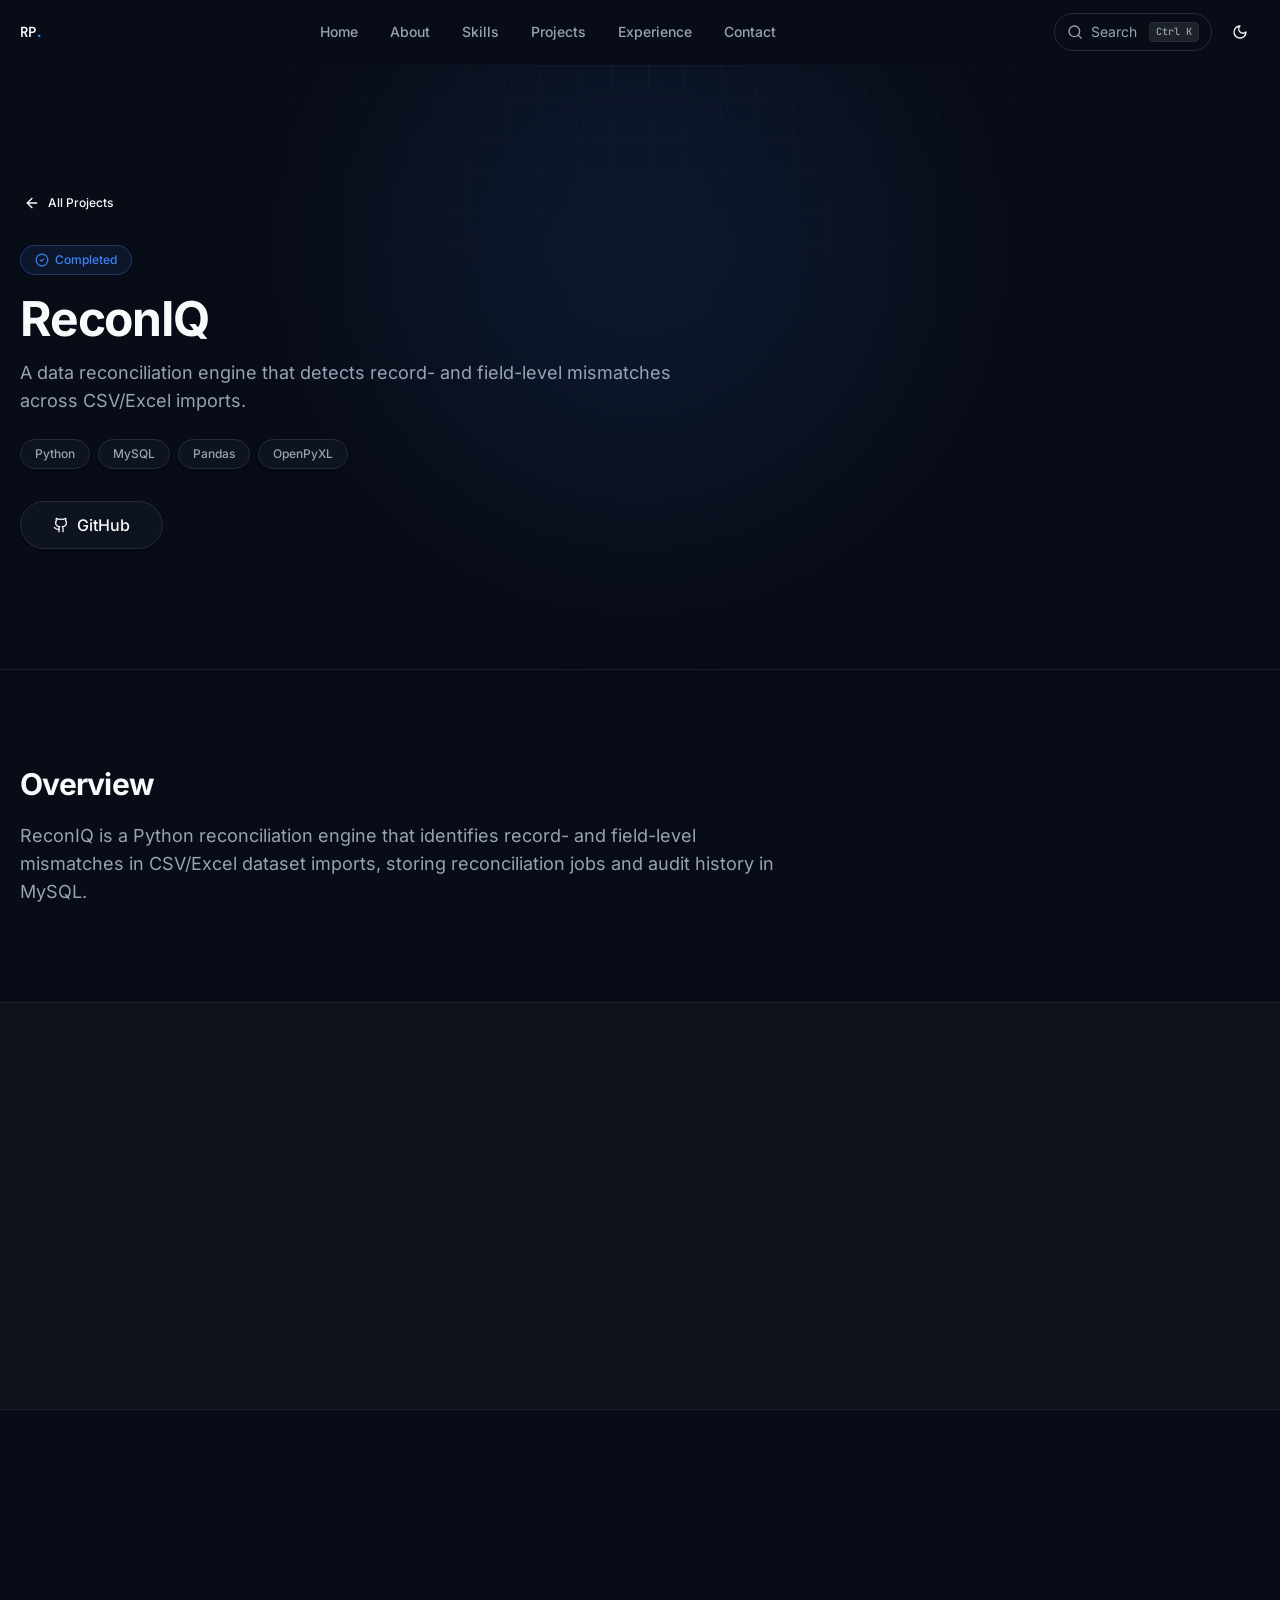
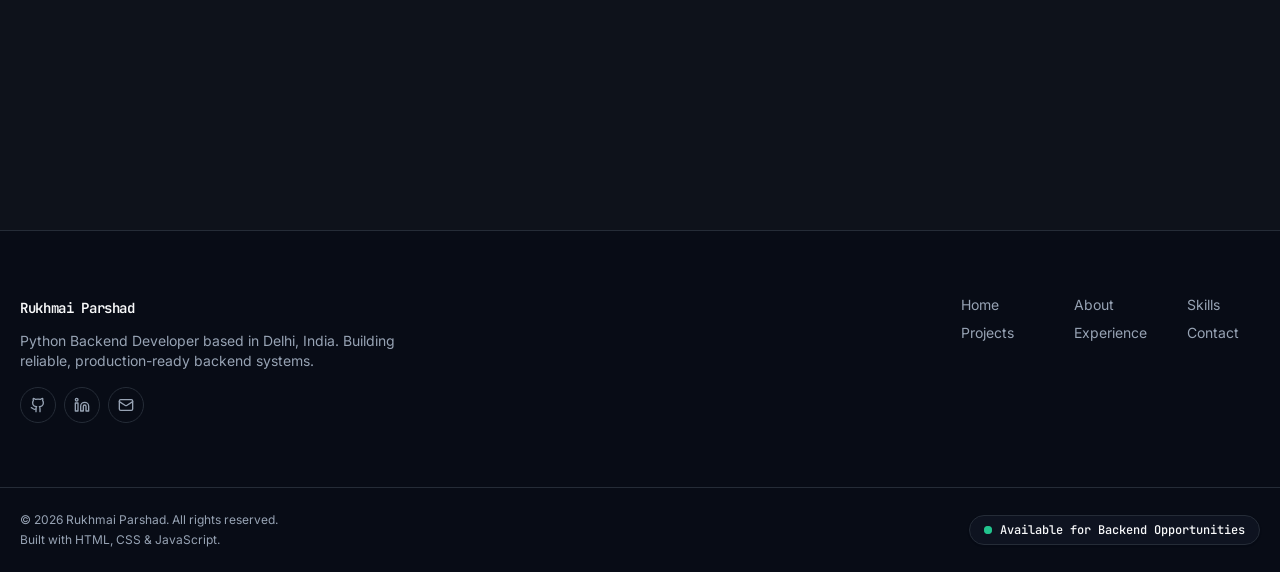
<file: projects/reconiq.html>
<!DOCTYPE html>
<html class="dark" lang="en" style="color-scheme: dark;"><head><script>(function(){try{var stored=localStorage.getItem('theme')||'dark';if(stored==='system'){stored=window.matchMedia('(prefers-color-scheme: dark)').matches?'dark':'light';}if(stored==='dark'){document.documentElement.classList.add('dark');document.documentElement.style.colorScheme='dark';}else{document.documentElement.style.colorScheme='light';}}catch(e){}})();</script><meta charset="utf-8"/><meta content="width=device-width, initial-scale=1" name="viewport"/><link as="font" crossorigin="" href="../fonts/inter-variable.woff2" rel="preload" type="font/woff2"/><link as="font" crossorigin="" href="../fonts/jetbrains-mono-variable.woff2" rel="preload" type="font/woff2"/><link href="../css/style.css" rel="stylesheet"/><meta content="" name="next-size-adjust"/><meta content="#F7F5F2" media="(prefers-color-scheme: light)" name="theme-color"/><meta content="#0B0F17" media="(prefers-color-scheme: dark)" name="theme-color"/><title>ReconIQ — Rukhmai Parshad</title><meta content="A data reconciliation engine that detects record- and field-level mismatches across CSV/Excel imports." name="description"/><meta content="Rukhmai Parshad" name="application-name"/><link href="https://rukhmaiparshad.dev" rel="author"/><meta content="Rukhmai Parshad" name="author"/><link href="../manifest.webmanifest" rel="manifest"/><meta content="Rukhmai Parshad,Python Developer,Django Developer,Django REST Framework Developer,Backend Developer,REST API Development,JWT Authentication,PostgreSQL,MySQL,MS SQL Server" name="keywords"/><meta content="Rukhmai Parshad" name="creator"/><meta content="index, follow" name="robots"/><meta content="index, follow, max-image-preview:large, max-snippet:-1" name="googlebot"/><link href="https://rukhmaiparshad.dev/projects/reconiq" rel="canonical"/><meta content="ReconIQ — Rukhmai Parshad" property="og:title"/><meta content="A data reconciliation engine that detects record- and field-level mismatches across CSV/Excel imports." property="og:description"/><meta content="https://rukhmaiparshad.dev/projects/reconiq" property="og:url"/><meta content="summary" name="twitter:card"/><meta content="ReconIQ — Rukhmai Parshad" name="twitter:title"/><meta content="A data reconciliation engine that detects record- and field-level mismatches across CSV/Excel imports." name="twitter:description"/><link href="../favicon.svg" rel="icon" type="image/svg+xml"/><link href="../favicon-32x32.png" rel="icon" sizes="32x32" type="image/png"/><link href="../apple-touch-icon.png" rel="apple-touch-icon" sizes="180x180"/></head><body class="__variable_53f2d8 __variable_4a860e font-sans"><div hidden=""></div><a class="sr-only focus:not-sr-only focus:fixed focus:left-4 focus:top-4 focus:z-[100] focus:rounded-md focus:bg-accent focus:px-4 focus:py-2 focus:text-accent-foreground" href="#main-content">Skip to main content</a><div aria-hidden="true" class="fixed inset-x-0 top-0 z-[60] h-[3px] origin-left bg-accent transition-transform duration-150 ease-out" id="scroll-progress-bar" style="transform:scaleX(0)"></div><div id="top"></div><header class="animate-fade-up sticky top-0 z-50 w-full border-b transition-all duration-300 border-transparent bg-transparent" id="site-header"><div class="container flex h-16 items-center justify-between gap-4"><a class="font-mono text-sm font-semibold tracking-tight text-foreground" href="#top">RP<span class="text-accent">.</span></a><nav aria-label="Primary" class="hidden items-center gap-1 md:flex"><a class="rounded-full px-3.5 py-2 text-sm font-medium text-muted-foreground transition-colors hover:bg-secondary hover:text-foreground active:scale-[0.97] active:bg-secondary/80 dark:active:scale-100 dark:active:bg-secondary" href="#top">Home</a><a class="rounded-full px-3.5 py-2 text-sm font-medium text-muted-foreground transition-colors hover:bg-secondary hover:text-foreground active:scale-[0.97] active:bg-secondary/80 dark:active:scale-100 dark:active:bg-secondary" href="#about">About</a><a class="rounded-full px-3.5 py-2 text-sm font-medium text-muted-foreground transition-colors hover:bg-secondary hover:text-foreground active:scale-[0.97] active:bg-secondary/80 dark:active:scale-100 dark:active:bg-secondary" href="#skills">Skills</a><a class="rounded-full px-3.5 py-2 text-sm font-medium text-muted-foreground transition-colors hover:bg-secondary hover:text-foreground active:scale-[0.97] active:bg-secondary/80 dark:active:scale-100 dark:active:bg-secondary" href="#projects">Projects</a><a class="rounded-full px-3.5 py-2 text-sm font-medium text-muted-foreground transition-colors hover:bg-secondary hover:text-foreground active:scale-[0.97] active:bg-secondary/80 dark:active:scale-100 dark:active:bg-secondary" href="#experience">Experience</a><a class="rounded-full px-3.5 py-2 text-sm font-medium text-muted-foreground transition-colors hover:bg-secondary hover:text-foreground active:scale-[0.97] active:bg-secondary/80 dark:active:scale-100 dark:active:bg-secondary" href="#contact">Contact</a></nav><div class="flex items-center gap-2"><button aria-label="Open command palette" class="hidden items-center gap-2 rounded-full border border-border px-3 py-2 text-sm text-muted-foreground transition-colors hover:bg-secondary hover:text-foreground sm:flex command-palette-trigger" id="command-palette-trigger-0" type="button"><svg class="lucide lucide-search h-4 w-4" fill="none" height="24" stroke="currentColor" stroke-linecap="round" stroke-linejoin="round" stroke-width="2" viewbox="0 0 24 24" width="24" xmlns="http://www.w3.org/2000/svg"><circle cx="11" cy="11" r="8"></circle><path d="m21 21-4.3-4.3"></path></svg><span>Search</span><kbd class="inline-flex h-5 min-w-[1.25rem] items-center justify-center rounded border border-border bg-secondary px-1.5 font-mono text-[10px] font-medium text-muted-foreground ml-1">Ctrl K</kbd></button><button aria-label="Open command palette" class="flex h-10 w-10 items-center justify-center rounded-full text-muted-foreground transition-colors hover:bg-secondary hover:text-foreground sm:hidden command-palette-trigger" id="command-palette-trigger-1" type="button"><svg class="lucide lucide-search h-4 w-4" fill="none" height="24" stroke="currentColor" stroke-linecap="round" stroke-linejoin="round" stroke-width="2" viewbox="0 0 24 24" width="24" xmlns="http://www.w3.org/2000/svg"><circle cx="11" cy="11" r="8"></circle><path d="m21 21-4.3-4.3"></path></svg></button><span class="relative inline-flex" id="theme-toggle-wrapper"><button aria-expanded="false" aria-haspopup="menu" aria-label="Toggle theme" class="inline-flex items-center justify-center gap-2 whitespace-nowrap rounded-full text-sm font-medium transition-all duration-300 disabled:pointer-events-none disabled:opacity-50 focus-visible:outline focus-visible:outline-2 focus-visible:outline-offset-2 focus-visible:outline-ring [&amp;_svg]:pointer-events-none [&amp;_svg]:size-4 [&amp;_svg]:shrink-0 text-foreground hover:bg-secondary active:scale-[0.98] dark:active:scale-100 h-10 w-10 relative" data-state="closed" id="theme-toggle-trigger" type="button"><svg class="lucide lucide-sun h-[1.15rem] w-[1.15rem] transition-all -rotate-90 scale-0" fill="none" height="24" stroke="currentColor" stroke-linecap="round" stroke-linejoin="round" stroke-width="2" viewbox="0 0 24 24" width="24" xmlns="http://www.w3.org/2000/svg"><circle cx="12" cy="12" r="4"></circle><path d="M12 2v2"></path><path d="M12 20v2"></path><path d="m4.93 4.93 1.41 1.41"></path><path d="m17.66 17.66 1.41 1.41"></path><path d="M2 12h2"></path><path d="M20 12h2"></path><path d="m6.34 17.66-1.41 1.41"></path><path d="m19.07 4.93-1.41 1.41"></path></svg><svg class="lucide lucide-moon absolute h-[1.15rem] w-[1.15rem] transition-all rotate-0 scale-100" fill="none" height="24" stroke="currentColor" stroke-linecap="round" stroke-linejoin="round" stroke-width="2" viewbox="0 0 24 24" width="24" xmlns="http://www.w3.org/2000/svg"><path d="M12 3a6 6 0 0 0 9 9 9 9 0 1 1-9-9Z"></path></svg></button>
<div aria-orientation="vertical" class="absolute right-0 z-50 mt-2 min-w-[10rem] overflow-hidden rounded-lg border border-border bg-popover p-1 text-popover-foreground shadow-elevated data-[state=open]:animate-in data-[state=closed]:animate-out data-[state=closed]:fade-out-0 data-[state=open]:fade-in-0 data-[state=closed]:zoom-out-95 data-[state=open]:zoom-in-95 data-[state=open]:slide-in-from-top-2" data-state="closed" hidden="" id="theme-menu" role="menu" style="top:100%;">
<div class="relative flex cursor-pointer select-none items-center gap-2 rounded-md px-2 py-1.5 text-sm outline-none transition-colors hover:bg-secondary justify-between" data-theme-value="light" role="menuitem">
<span class="flex items-center gap-2"><svg class="lucide lucide-sun h-4 w-4" fill="none" height="24" stroke="currentColor" stroke-linecap="round" stroke-linejoin="round" stroke-width="2" viewbox="0 0 24 24" width="24" xmlns="http://www.w3.org/2000/svg"><circle cx="12" cy="12" r="4"></circle><path d="M12 2v2"></path><path d="M12 20v2"></path><path d="m4.93 4.93 1.41 1.41"></path><path d="m17.66 17.66 1.41 1.41"></path><path d="M2 12h2"></path><path d="M20 12h2"></path><path d="m6.34 17.66-1.41 1.41"></path><path d="m19.07 4.93-1.41 1.41"></path></svg>Light</span>
<span aria-hidden="true" class="text-accent theme-dot" hidden="">•</span>
</div>
<div class="relative flex cursor-pointer select-none items-center gap-2 rounded-md px-2 py-1.5 text-sm outline-none transition-colors hover:bg-secondary justify-between" data-theme-value="dark" role="menuitem">
<span class="flex items-center gap-2"><svg class="lucide lucide-moon h-4 w-4" fill="none" height="24" stroke="currentColor" stroke-linecap="round" stroke-linejoin="round" stroke-width="2" viewbox="0 0 24 24" width="24" xmlns="http://www.w3.org/2000/svg"><path d="M12 3a6 6 0 0 0 9 9 9 9 0 1 1-9-9Z"></path></svg>Dark</span>
<span aria-hidden="true" class="text-accent theme-dot" hidden="">•</span>
</div>
<div class="relative flex cursor-pointer select-none items-center gap-2 rounded-md px-2 py-1.5 text-sm outline-none transition-colors hover:bg-secondary justify-between" data-theme-value="system" role="menuitem">
<span class="flex items-center gap-2"><svg class="lucide lucide-laptop h-4 w-4" fill="none" height="24" stroke="currentColor" stroke-linecap="round" stroke-linejoin="round" stroke-width="2" viewbox="0 0 24 24" width="24" xmlns="http://www.w3.org/2000/svg"><path d="M20 16V7a2 2 0 0 0-2-2H6a2 2 0 0 0-2 2v9m16 0H4m16 0 1.28 2.55a1 1 0 0 1-.9 1.45H3.62a1 1 0 0 1-.9-1.45L4 16"></path></svg>System</span>
<span aria-hidden="true" class="text-accent theme-dot" hidden="">•</span>
</div>
</div>
</span><button aria-controls="radix-_R_4slb_" aria-expanded="false" aria-haspopup="dialog" aria-label="Open menu" class="inline-flex items-center justify-center gap-2 whitespace-nowrap rounded-full text-sm font-medium transition-all duration-300 disabled:pointer-events-none disabled:opacity-50 focus-visible:outline focus-visible:outline-2 focus-visible:outline-offset-2 focus-visible:outline-ring [&amp;_svg]:pointer-events-none [&amp;_svg]:size-4 [&amp;_svg]:shrink-0 text-foreground hover:bg-secondary active:scale-[0.98] dark:active:scale-100 h-10 w-10 md:hidden" data-state="closed" id="mobile-menu-trigger" type="button"><svg class="lucide lucide-menu h-5 w-5" fill="none" height="24" stroke="currentColor" stroke-linecap="round" stroke-linejoin="round" stroke-width="2" viewbox="0 0 24 24" width="24" xmlns="http://www.w3.org/2000/svg"><line x1="4" x2="20" y1="12" y2="12"></line><line x1="4" x2="20" y1="6" y2="6"></line><line x1="4" x2="20" y1="18" y2="18"></line></svg></button></div></div></header><main class="flex min-h-screen flex-col" id="main-content"><section aria-labelledby="project-hero-heading" class="relative overflow-hidden section-padding"><div aria-hidden="true" class="pointer-events-none absolute inset-0 -z-10 overflow-hidden"><div class="absolute inset-0 opacity-[0.4] [mask-image:radial-gradient(ellipse_65%_55%_at_50%_0%,black,transparent_75%)]" style="background-image: linear-gradient(to right, hsl(var(--foreground) / 0.06) 1px, transparent 1px), linear-gradient(to bottom, hsl(var(--foreground) / 0.06) 1px, transparent 1px); background-size: 36px 36px;"></div><div class="absolute left-1/2 top-[-12%] h-[36rem] w-[36rem] -translate-x-1/2 rounded-full bg-accent/[0.06] blur-[130px] dark:h-[32rem] dark:w-[32rem] dark:bg-accent/10 dark:blur-[110px]"></div></div><div class="container relative"><div style="opacity: 1; transform: none;"><a class="inline-flex items-center justify-center gap-2 whitespace-nowrap rounded-full font-medium transition-all duration-300 disabled:pointer-events-none disabled:opacity-50 focus-visible:outline focus-visible:outline-2 focus-visible:outline-offset-2 focus-visible:outline-ring [&amp;_svg]:pointer-events-none [&amp;_svg]:size-4 [&amp;_svg]:shrink-0 text-foreground hover:bg-secondary active:scale-[0.98] dark:active:scale-100 h-9 px-4 text-xs -ml-3 mb-6" href="../projects.html"><svg aria-hidden="true" class="lucide lucide-arrow-left h-3.5 w-3.5" fill="none" height="24" stroke="currentColor" stroke-linecap="round" stroke-linejoin="round" stroke-width="2" viewbox="0 0 24 24" width="24" xmlns="http://www.w3.org/2000/svg"><path d="m12 19-7-7 7-7"></path><path d="M19 12H5"></path></svg>All Projects</a><div class="flex flex-wrap items-center gap-2"><span class="inline-flex items-center gap-1.5 rounded-full border px-3.5 py-1.5 text-xs font-medium transition-colors duration-300 border-accent/30 bg-accent/10 text-accent"><svg aria-hidden="true" class="lucide lucide-circle-check h-3.5 w-3.5" fill="none" height="24" stroke="currentColor" stroke-linecap="round" stroke-linejoin="round" stroke-width="2" viewbox="0 0 24 24" width="24" xmlns="http://www.w3.org/2000/svg"><circle cx="12" cy="12" r="10"></circle><path d="m9 12 2 2 4-4"></path></svg>Completed</span></div><h1 class="mt-5 text-balance text-4xl font-bold tracking-tight sm:text-5xl" id="project-hero-heading">ReconIQ</h1><p class="mt-4 max-w-2xl text-lg text-muted-foreground">A data reconciliation engine that detects record- and field-level mismatches across CSV/Excel imports.</p><ul aria-label="ReconIQ tech stack" class="mt-6 flex flex-wrap gap-2"><li><span class="inline-flex items-center rounded-full border border-border bg-card px-3.5 py-1.5 text-xs font-medium text-muted-foreground shadow-subtle transition-colors duration-300 hover:border-accent/30 hover:text-foreground">Python</span></li><li><span class="inline-flex items-center rounded-full border border-border bg-card px-3.5 py-1.5 text-xs font-medium text-muted-foreground shadow-subtle transition-colors duration-300 hover:border-accent/30 hover:text-foreground">MySQL</span></li><li><span class="inline-flex items-center rounded-full border border-border bg-card px-3.5 py-1.5 text-xs font-medium text-muted-foreground shadow-subtle transition-colors duration-300 hover:border-accent/30 hover:text-foreground">Pandas</span></li><li><span class="inline-flex items-center rounded-full border border-border bg-card px-3.5 py-1.5 text-xs font-medium text-muted-foreground shadow-subtle transition-colors duration-300 hover:border-accent/30 hover:text-foreground">OpenPyXL</span></li></ul><div class="mt-8 flex flex-wrap items-center gap-3"><a class="inline-flex items-center justify-center gap-2 whitespace-nowrap rounded-full font-medium transition-all duration-300 disabled:pointer-events-none disabled:opacity-50 focus-visible:outline focus-visible:outline-2 focus-visible:outline-offset-2 focus-visible:outline-ring [&amp;_svg]:pointer-events-none [&amp;_svg]:size-4 [&amp;_svg]:shrink-0 border border-border bg-card text-foreground shadow-subtle hover:-translate-y-0.5 hover:border-accent/30 hover:bg-secondary hover:shadow-elevated active:translate-y-0 active:scale-[0.98] active:shadow-subtle dark:active:scale-100 h-12 px-8 text-base" href="https://github.com/Rukhmai-Parshad/python-database-projects/tree/main/reconiq" rel="noopener noreferrer" target="_blank"><svg aria-hidden="true" class="lucide lucide-github h-4 w-4" fill="none" height="24" stroke="currentColor" stroke-linecap="round" stroke-linejoin="round" stroke-width="2" viewbox="0 0 24 24" width="24" xmlns="http://www.w3.org/2000/svg"><path d="M15 22v-4a4.8 4.8 0 0 0-1-3.5c3 0 6-2 6-5.5.08-1.25-.27-2.48-1-3.5.28-1.15.28-2.35 0-3.5 0 0-1 0-3 1.5-2.64-.5-5.36-.5-8 0C6 2 5 2 5 2c-.3 1.15-.3 2.35 0 3.5A5.403 5.403 0 0 0 4 9c0 3.5 3 5.5 6 5.5-.39.49-.68 1.05-.85 1.65-.17.6-.22 1.23-.15 1.85v4"></path><path d="M9 18c-4.51 2-5-2-7-2"></path></svg>GitHub</a></div></div></div></section><section aria-labelledby="overview-heading" class="border-t border-border/60 py-16 sm:py-20 lg:py-24"><div class="container"><div style="opacity: 1; transform: none;"><h2 class="text-2xl font-bold tracking-tight sm:text-3xl" id="overview-heading">Overview</h2><p class="mt-5 max-w-3xl text-base leading-relaxed text-muted-foreground sm:text-lg">ReconIQ is a Python reconciliation engine that identifies record- and field-level mismatches in CSV/Excel dataset imports, storing reconciliation jobs and audit history in MySQL.</p></div></div></section><section aria-labelledby="features-heading" class="border-t border-border/60 bg-secondary/30 py-16 sm:py-20 lg:py-24"><div class="container"><div style="opacity: 0; transform: translateY(16px);"><h2 class="text-2xl font-bold tracking-tight sm:text-3xl" id="features-heading">Features</h2></div><ul class="mt-8 grid gap-4 sm:grid-cols-2"><li><div style="opacity: 0; transform: translateY(16px);"><div class="flex h-full items-start gap-3 rounded-lg border border-border bg-card p-5 shadow-subtle"><svg aria-hidden="true" class="lucide lucide-circle-check mt-0.5 h-5 w-5 shrink-0 text-accent" fill="none" height="24" stroke="currentColor" stroke-linecap="round" stroke-linejoin="round" stroke-width="2" viewbox="0 0 24 24" width="24" xmlns="http://www.w3.org/2000/svg"><circle cx="12" cy="12" r="10"></circle><path d="m9 12 2 2 4-4"></path></svg><span class="text-sm leading-relaxed text-muted-foreground">Identifies record- and field-level mismatches across CSV/Excel dataset imports.</span></div></div></li><li><div style="opacity: 0; transform: translateY(16px);"><div class="flex h-full items-start gap-3 rounded-lg border border-border bg-card p-5 shadow-subtle"><svg aria-hidden="true" class="lucide lucide-circle-check mt-0.5 h-5 w-5 shrink-0 text-accent" fill="none" height="24" stroke="currentColor" stroke-linecap="round" stroke-linejoin="round" stroke-width="2" viewbox="0 0 24 24" width="24" xmlns="http://www.w3.org/2000/svg"><circle cx="12" cy="12" r="10"></circle><path d="m9 12 2 2 4-4"></path></svg><span class="text-sm leading-relaxed text-muted-foreground">Stores reconciliation jobs and audit history in MySQL for a queryable job history.</span></div></div></li><li><div style="opacity: 0; transform: translateY(16px);"><div class="flex h-full items-start gap-3 rounded-lg border border-border bg-card p-5 shadow-subtle"><svg aria-hidden="true" class="lucide lucide-circle-check mt-0.5 h-5 w-5 shrink-0 text-accent" fill="none" height="24" stroke="currentColor" stroke-linecap="round" stroke-linejoin="round" stroke-width="2" viewbox="0 0 24 24" width="24" xmlns="http://www.w3.org/2000/svg"><circle cx="12" cy="12" r="10"></circle><path d="m9 12 2 2 4-4"></path></svg><span class="text-sm leading-relaxed text-muted-foreground">Produces exportable CSV, Excel, and JSON mismatch reports.</span></div></div></li></ul></div></section><section aria-labelledby="tech-heading" class="border-t border-border/60 py-16 sm:py-20 lg:py-24"><div class="container"><div style="opacity: 0; transform: translateY(16px);"><h2 class="text-2xl font-bold tracking-tight sm:text-3xl" id="tech-heading">Tech Stack</h2><ul aria-label="ReconIQ technologies" class="mt-6 flex flex-wrap gap-2"><li><span class="inline-flex items-center rounded-full border border-border bg-card px-3.5 py-1.5 text-xs font-medium text-muted-foreground shadow-subtle transition-colors duration-300 hover:border-accent/30 hover:text-foreground">Python</span></li><li><span class="inline-flex items-center rounded-full border border-border bg-card px-3.5 py-1.5 text-xs font-medium text-muted-foreground shadow-subtle transition-colors duration-300 hover:border-accent/30 hover:text-foreground">MySQL</span></li><li><span class="inline-flex items-center rounded-full border border-border bg-card px-3.5 py-1.5 text-xs font-medium text-muted-foreground shadow-subtle transition-colors duration-300 hover:border-accent/30 hover:text-foreground">Pandas</span></li><li><span class="inline-flex items-center rounded-full border border-border bg-card px-3.5 py-1.5 text-xs font-medium text-muted-foreground shadow-subtle transition-colors duration-300 hover:border-accent/30 hover:text-foreground">OpenPyXL</span></li></ul></div></div></section><section aria-labelledby="architecture-heading" class="border-t border-border/60 bg-secondary/30 py-16 sm:py-20 lg:py-24"><div class="container"><div style="opacity: 0; transform: translateY(16px);"><h2 class="text-2xl font-bold tracking-tight sm:text-3xl" id="architecture-heading">Architecture</h2><div class="mt-8 rounded-xl border border-border bg-card p-6 shadow-subtle sm:p-10"><div><svg aria-label="ReconIQ architecture flow: CSV/Excel Import → Reconciliation Engine (Pandas) → MySQL (Jobs + Audit History) → Export: CSV / Excel / JSON" class="h-auto w-full" role="img" viewbox="0 0 640 410"><title>ReconIQ architecture: CSV/Excel Import → Reconciliation Engine (Pandas) → MySQL (Jobs + Audit History) → Export: CSV / Excel / JSON</title><defs><marker id="arrow-r0" markerheight="6" markerwidth="6" orient="auto-start-reverse" refx="5" refy="5" viewbox="0 0 10 10"><path d="M0,0 L10,5 L0,10 z" fill="hsl(var(--accent))"></path></marker></defs><g><rect fill="hsl(var(--card))" height="56" rx="14" stroke="hsl(var(--border))" width="440" x="100" y="24"></rect><text dominant-baseline="middle" fill="hsl(var(--foreground))" font-family="var(--font-inter), system-ui, sans-serif" font-size="15" font-weight="600" text-anchor="middle" x="320" y="52">CSV/Excel Import</text><line marker-end="url(#arrow-r0)" stroke="hsl(var(--accent))" stroke-width="2" x1="320" x2="320" y1="80" y2="126"></line></g><g><rect fill="hsl(var(--card))" height="56" rx="14" stroke="hsl(var(--border))" width="440" x="100" y="126"></rect><text dominant-baseline="middle" fill="hsl(var(--foreground))" font-family="var(--font-inter), system-ui, sans-serif" font-size="15" font-weight="600" text-anchor="middle" x="320" y="154">Reconciliation Engine (Pandas)</text><line marker-end="url(#arrow-r0)" stroke="hsl(var(--accent))" stroke-width="2" x1="320" x2="320" y1="182" y2="228"></line></g><g><rect fill="hsl(var(--card))" height="56" rx="14" stroke="hsl(var(--border))" width="440" x="100" y="228"></rect><text dominant-baseline="middle" fill="hsl(var(--foreground))" font-family="var(--font-inter), system-ui, sans-serif" font-size="15" font-weight="600" text-anchor="middle" x="320" y="256">MySQL (Jobs + Audit History)</text><line marker-end="url(#arrow-r0)" stroke="hsl(var(--accent))" stroke-width="2" x1="320" x2="320" y1="284" y2="330"></line></g><g><rect fill="hsl(var(--card))" height="56" rx="14" stroke="hsl(var(--border))" width="440" x="100" y="330"></rect><text dominant-baseline="middle" fill="hsl(var(--foreground))" font-family="var(--font-inter), system-ui, sans-serif" font-size="15" font-weight="600" text-anchor="middle" x="320" y="358">Export: CSV / Excel / JSON</text></g></svg></div></div></div></div></section><section aria-labelledby="api-heading" class="border-t border-border/60 py-16 sm:py-20 lg:py-24"><div class="container"><div style="opacity: 0; transform: translateY(16px);"><h2 class="text-2xl font-bold tracking-tight sm:text-3xl" id="api-heading">API Highlights</h2><ul class="mt-6 space-y-3"><li class="flex items-start gap-3 font-mono text-sm text-muted-foreground"><svg aria-hidden="true" class="lucide lucide-rocket mt-0.5 h-4 w-4 shrink-0 text-accent" fill="none" height="24" stroke="currentColor" stroke-linecap="round" stroke-linejoin="round" stroke-width="2" viewbox="0 0 24 24" width="24" xmlns="http://www.w3.org/2000/svg"><path d="M4.5 16.5c-1.5 1.26-2 5-2 5s3.74-.5 5-2c.71-.84.7-2.13-.09-2.91a2.18 2.18 0 0 0-2.91-.09z"></path><path d="m12 15-3-3a22 22 0 0 1 2-3.95A12.88 12.88 0 0 1 22 2c0 2.72-.78 7.5-6 11a22.35 22.35 0 0 1-4 2z"></path><path d="M9 12H4s.55-3.03 2-4c1.62-1.08 5 0 5 0"></path><path d="M12 15v5s3.03-.55 4-2c1.08-1.62 0-5 0-5"></path></svg>Record- and field-level mismatch detection</li><li class="flex items-start gap-3 font-mono text-sm text-muted-foreground"><svg aria-hidden="true" class="lucide lucide-rocket mt-0.5 h-4 w-4 shrink-0 text-accent" fill="none" height="24" stroke="currentColor" stroke-linecap="round" stroke-linejoin="round" stroke-width="2" viewbox="0 0 24 24" width="24" xmlns="http://www.w3.org/2000/svg"><path d="M4.5 16.5c-1.5 1.26-2 5-2 5s3.74-.5 5-2c.71-.84.7-2.13-.09-2.91a2.18 2.18 0 0 0-2.91-.09z"></path><path d="m12 15-3-3a22 22 0 0 1 2-3.95A12.88 12.88 0 0 1 22 2c0 2.72-.78 7.5-6 11a22.35 22.35 0 0 1-4 2z"></path><path d="M9 12H4s.55-3.03 2-4c1.62-1.08 5 0 5 0"></path><path d="M12 15v5s3.03-.55 4-2c1.08-1.62 0-5 0-5"></path></svg>MySQL-backed job and audit history</li><li class="flex items-start gap-3 font-mono text-sm text-muted-foreground"><svg aria-hidden="true" class="lucide lucide-rocket mt-0.5 h-4 w-4 shrink-0 text-accent" fill="none" height="24" stroke="currentColor" stroke-linecap="round" stroke-linejoin="round" stroke-width="2" viewbox="0 0 24 24" width="24" xmlns="http://www.w3.org/2000/svg"><path d="M4.5 16.5c-1.5 1.26-2 5-2 5s3.74-.5 5-2c.71-.84.7-2.13-.09-2.91a2.18 2.18 0 0 0-2.91-.09z"></path><path d="m12 15-3-3a22 22 0 0 1 2-3.95A12.88 12.88 0 0 1 22 2c0 2.72-.78 7.5-6 11a22.35 22.35 0 0 1-4 2z"></path><path d="M9 12H4s.55-3.03 2-4c1.62-1.08 5 0 5 0"></path><path d="M12 15v5s3.03-.55 4-2c1.08-1.62 0-5 0-5"></path></svg>Multi-format export: CSV, Excel, JSON</li></ul></div></div></section><section aria-labelledby="deployment-heading" class="border-t border-border/60 py-16 sm:py-20 lg:py-24"><div class="container"><div style="opacity: 0; transform: translateY(16px);"><h2 class="text-2xl font-bold tracking-tight sm:text-3xl" id="deployment-heading">Deployment</h2><p class="mt-5 max-w-3xl text-base leading-relaxed text-muted-foreground sm:text-lg">Runs as a Python engine with MySQL-backed job history. Source available on GitHub.</p></div></div></section><section aria-labelledby="challenges-heading" class="border-t border-border/60 bg-secondary/30 py-16 sm:py-20 lg:py-24"><div class="container"><div style="opacity: 0; transform: translateY(16px);"><div class="flex items-center gap-2"><svg aria-hidden="true" class="lucide lucide-wrench h-5 w-5 text-accent" fill="none" height="24" stroke="currentColor" stroke-linecap="round" stroke-linejoin="round" stroke-width="2" viewbox="0 0 24 24" width="24" xmlns="http://www.w3.org/2000/svg"><path d="M14.7 6.3a1 1 0 0 0 0 1.4l1.6 1.6a1 1 0 0 0 1.4 0l3.77-3.77a6 6 0 0 1-7.94 7.94l-6.91 6.91a2.12 2.12 0 0 1-3-3l6.91-6.91a6 6 0 0 1 7.94-7.94l-3.76 3.76z"></path></svg><h2 class="text-2xl font-bold tracking-tight sm:text-3xl" id="challenges-heading">Challenges</h2></div><ul class="mt-6 space-y-4"><li class="text-sm leading-relaxed text-muted-foreground sm:text-base">Detecting mismatches at both the record level and the individual field level across differently structured imports.</li><li class="text-sm leading-relaxed text-muted-foreground sm:text-base">Designing a MySQL schema that could store reconciliation jobs and audit history for later querying.</li><li class="text-sm leading-relaxed text-muted-foreground sm:text-base">Producing consistent mismatch reports across three different export formats.</li></ul></div></div></section><section aria-labelledby="learnings-heading" class="border-t border-border/60 py-16 sm:py-20 lg:py-24"><div class="container"><div style="opacity: 0; transform: translateY(16px);"><div class="flex items-center gap-2"><svg aria-hidden="true" class="lucide lucide-lightbulb h-5 w-5 text-accent" fill="none" height="24" stroke="currentColor" stroke-linecap="round" stroke-linejoin="round" stroke-width="2" viewbox="0 0 24 24" width="24" xmlns="http://www.w3.org/2000/svg"><path d="M15 14c.2-1 .7-1.7 1.5-2.5 1-.9 1.5-2.2 1.5-3.5A6 6 0 0 0 6 8c0 1 .2 2.2 1.5 3.5.7.7 1.3 1.5 1.5 2.5"></path><path d="M9 18h6"></path><path d="M10 22h4"></path></svg><h2 class="text-2xl font-bold tracking-tight sm:text-3xl" id="learnings-heading">Learnings</h2></div><ul class="mt-6 space-y-4"><li class="text-sm leading-relaxed text-muted-foreground sm:text-base">Practical experience with Pandas for comparing and reconciling structured datasets.</li><li class="text-sm leading-relaxed text-muted-foreground sm:text-base">Learned to design a MySQL schema for job and audit history tracking.</li><li class="text-sm leading-relaxed text-muted-foreground sm:text-base">Hands-on experience generating multi-format reports with OpenPyXL.</li></ul></div></div></section><section aria-labelledby="related-heading" class="border-t border-border/60 py-16 sm:py-20 lg:py-24"><div class="container"><div style="opacity: 0; transform: translateY(16px);"><div class="flex items-center gap-2"><svg aria-hidden="true" class="lucide lucide-list-checks h-5 w-5 text-accent" fill="none" height="24" stroke="currentColor" stroke-linecap="round" stroke-linejoin="round" stroke-width="2" viewbox="0 0 24 24" width="24" xmlns="http://www.w3.org/2000/svg"><path d="m3 17 2 2 4-4"></path><path d="m3 7 2 2 4-4"></path><path d="M13 6h8"></path><path d="M13 12h8"></path><path d="M13 18h8"></path></svg><h2 class="text-2xl font-bold tracking-tight sm:text-3xl" id="related-heading">Related Projects</h2></div></div><ul class="mt-8 grid gap-6 sm:grid-cols-2"><li><div style="opacity: 0; transform: translateY(16px);"><article class="flex h-full flex-col rounded-xl border bg-card shadow-subtle transition-all duration-300 hover:-translate-y-1 hover:shadow-elevated dark:hover:-translate-y-0.5 gap-5 border-border p-6"><div class="flex flex-wrap items-center gap-2"><span class="inline-flex items-center gap-1.5 rounded-full border px-3.5 py-1.5 text-xs font-medium transition-colors duration-300 border-success/30 bg-success/10 text-success"><svg aria-hidden="true" class="lucide lucide-radio h-3.5 w-3.5" fill="none" height="24" stroke="currentColor" stroke-linecap="round" stroke-linejoin="round" stroke-width="2" viewbox="0 0 24 24" width="24" xmlns="http://www.w3.org/2000/svg"><path d="M4.9 19.1C1 15.2 1 8.8 4.9 4.9"></path><path d="M7.8 16.2c-2.3-2.3-2.3-6.1 0-8.5"></path><circle cx="12" cy="12" r="2"></circle><path d="M16.2 7.8c2.3 2.3 2.3 6.1 0 8.5"></path><path d="M19.1 4.9C23 8.8 23 15.1 19.1 19"></path></svg>Production Ready</span></div><div><h3 class="font-semibold text-foreground text-lg"><a class="focus-visible:underline focus-visible:outline-none" href="../projects/bizmind.html">BizMind</a></h3><p class="mt-2 text-muted-foreground text-sm">A Django REST Framework backend processing business datasets through a 4-stage decision pipeline.</p></div><ul aria-label="BizMind tech stack" class="flex flex-wrap gap-2"><li><span class="inline-flex items-center rounded-full border border-border bg-card px-3.5 py-1.5 text-xs font-medium text-muted-foreground shadow-subtle transition-colors duration-300 hover:border-accent/30 hover:text-foreground">Python</span></li><li><span class="inline-flex items-center rounded-full border border-border bg-card px-3.5 py-1.5 text-xs font-medium text-muted-foreground shadow-subtle transition-colors duration-300 hover:border-accent/30 hover:text-foreground">Django</span></li><li><span class="inline-flex items-center rounded-full border border-border bg-card px-3.5 py-1.5 text-xs font-medium text-muted-foreground shadow-subtle transition-colors duration-300 hover:border-accent/30 hover:text-foreground">Django REST Framework</span></li><li><span class="inline-flex items-center rounded-full border border-border bg-card px-3.5 py-1.5 text-xs font-medium text-muted-foreground shadow-subtle transition-colors duration-300 hover:border-accent/30 hover:text-foreground">JWT</span></li><li><span class="inline-flex items-center rounded-full border border-border bg-card px-3.5 py-1.5 text-xs font-medium text-muted-foreground shadow-subtle transition-colors duration-300 hover:border-accent/30 hover:text-foreground">Docker</span></li><li><span class="inline-flex items-center rounded-full border border-border bg-card px-3.5 py-1.5 text-xs font-medium text-muted-foreground shadow-subtle transition-colors duration-300 hover:border-accent/30 hover:text-foreground">PostgreSQL</span></li><li><span class="inline-flex items-center rounded-full border border-border bg-card px-3.5 py-1.5 text-xs font-medium text-muted-foreground shadow-subtle transition-colors duration-300 hover:border-accent/30 hover:text-foreground">Pandas</span></li><li><span class="inline-flex items-center rounded-full border border-border bg-card px-3.5 py-1.5 text-xs font-medium text-muted-foreground shadow-subtle transition-colors duration-300 hover:border-accent/30 hover:text-foreground">NumPy</span></li><li><span class="inline-flex items-center rounded-full border border-border bg-card px-3.5 py-1.5 text-xs font-medium text-muted-foreground shadow-subtle transition-colors duration-300 hover:border-accent/30 hover:text-foreground">Render</span></li></ul><div class="mt-auto flex flex-wrap items-center gap-2 pt-2"><a class="inline-flex items-center justify-center gap-2 whitespace-nowrap rounded-full font-medium transition-all duration-300 disabled:pointer-events-none disabled:opacity-50 focus-visible:outline focus-visible:outline-2 focus-visible:outline-offset-2 focus-visible:outline-ring [&amp;_svg]:pointer-events-none [&amp;_svg]:size-4 [&amp;_svg]:shrink-0 bg-accent text-accent-foreground shadow-subtle hover:-translate-y-0.5 hover:shadow-elevated active:translate-y-0 active:scale-[0.98] active:shadow-subtle dark:active:scale-100 h-9 px-4 text-xs" href="../projects/bizmind.html">View Details<svg aria-hidden="true" class="lucide lucide-arrow-right h-3.5 w-3.5" fill="none" height="24" stroke="currentColor" stroke-linecap="round" stroke-linejoin="round" stroke-width="2" viewbox="0 0 24 24" width="24" xmlns="http://www.w3.org/2000/svg"><path d="M5 12h14"></path><path d="m12 5 7 7-7 7"></path></svg></a><a class="inline-flex items-center justify-center gap-2 whitespace-nowrap rounded-full font-medium transition-all duration-300 disabled:pointer-events-none disabled:opacity-50 focus-visible:outline focus-visible:outline-2 focus-visible:outline-offset-2 focus-visible:outline-ring [&amp;_svg]:pointer-events-none [&amp;_svg]:size-4 [&amp;_svg]:shrink-0 border border-border bg-card text-foreground shadow-subtle hover:-translate-y-0.5 hover:border-accent/30 hover:bg-secondary hover:shadow-elevated active:translate-y-0 active:scale-[0.98] active:shadow-subtle dark:active:scale-100 h-9 px-4 text-xs" href="https://github.com/Rukhmai-Parshad/bizmind" rel="noopener noreferrer" target="_blank"><svg aria-hidden="true" class="lucide lucide-github h-3.5 w-3.5" fill="none" height="24" stroke="currentColor" stroke-linecap="round" stroke-linejoin="round" stroke-width="2" viewbox="0 0 24 24" width="24" xmlns="http://www.w3.org/2000/svg"><path d="M15 22v-4a4.8 4.8 0 0 0-1-3.5c3 0 6-2 6-5.5.08-1.25-.27-2.48-1-3.5.28-1.15.28-2.35 0-3.5 0 0-1 0-3 1.5-2.64-.5-5.36-.5-8 0C6 2 5 2 5 2c-.3 1.15-.3 2.35 0 3.5A5.403 5.403 0 0 0 4 9c0 3.5 3 5.5 6 5.5-.39.49-.68 1.05-.85 1.65-.17.6-.22 1.23-.15 1.85v4"></path><path d="M9 18c-4.51 2-5-2-7-2"></path></svg>GitHub</a><a class="inline-flex items-center justify-center gap-2 whitespace-nowrap rounded-full font-medium transition-all duration-300 disabled:pointer-events-none disabled:opacity-50 focus-visible:outline focus-visible:outline-2 focus-visible:outline-offset-2 focus-visible:outline-ring [&amp;_svg]:pointer-events-none [&amp;_svg]:size-4 [&amp;_svg]:shrink-0 border border-border bg-card text-foreground shadow-subtle hover:-translate-y-0.5 hover:border-accent/30 hover:bg-secondary hover:shadow-elevated active:translate-y-0 active:scale-[0.98] active:shadow-subtle dark:active:scale-100 h-9 px-4 text-xs" href="https://bizmind-4un7.onrender.com/" rel="noopener noreferrer" target="_blank"><svg aria-hidden="true" class="lucide lucide-external-link h-3.5 w-3.5" fill="none" height="24" stroke="currentColor" stroke-linecap="round" stroke-linejoin="round" stroke-width="2" viewbox="0 0 24 24" width="24" xmlns="http://www.w3.org/2000/svg"><path d="M15 3h6v6"></path><path d="M10 14 21 3"></path><path d="M18 13v6a2 2 0 0 1-2 2H5a2 2 0 0 1-2-2V8a2 2 0 0 1 2-2h6"></path></svg>Live Demo</a></div></article></div></li><li><div style="opacity: 0; transform: translateY(16px);"><article class="flex h-full flex-col rounded-xl border bg-card shadow-subtle transition-all duration-300 hover:-translate-y-1 hover:shadow-elevated dark:hover:-translate-y-0.5 gap-5 border-border p-6"><div class="flex flex-wrap items-center gap-2"><span class="inline-flex items-center gap-1.5 rounded-full border px-3.5 py-1.5 text-xs font-medium transition-colors duration-300 border-success/30 bg-success/10 text-success"><svg aria-hidden="true" class="lucide lucide-radio h-3.5 w-3.5" fill="none" height="24" stroke="currentColor" stroke-linecap="round" stroke-linejoin="round" stroke-width="2" viewbox="0 0 24 24" width="24" xmlns="http://www.w3.org/2000/svg"><path d="M4.9 19.1C1 15.2 1 8.8 4.9 4.9"></path><path d="M7.8 16.2c-2.3-2.3-2.3-6.1 0-8.5"></path><circle cx="12" cy="12" r="2"></circle><path d="M16.2 7.8c2.3 2.3 2.3 6.1 0 8.5"></path><path d="M19.1 4.9C23 8.8 23 15.1 19.1 19"></path></svg>Production Ready</span></div><div><h3 class="font-semibold text-foreground text-lg"><a class="focus-visible:underline focus-visible:outline-none" href="../projects/invoice-processor.html">Invoice Processor</a></h3><p class="mt-2 text-muted-foreground text-sm">A Python pipeline that extracts and classifies structured data from invoice PDFs.</p></div><ul aria-label="Invoice Processor tech stack" class="flex flex-wrap gap-2"><li><span class="inline-flex items-center rounded-full border border-border bg-card px-3.5 py-1.5 text-xs font-medium text-muted-foreground shadow-subtle transition-colors duration-300 hover:border-accent/30 hover:text-foreground">Python</span></li><li><span class="inline-flex items-center rounded-full border border-border bg-card px-3.5 py-1.5 text-xs font-medium text-muted-foreground shadow-subtle transition-colors duration-300 hover:border-accent/30 hover:text-foreground">Django</span></li><li><span class="inline-flex items-center rounded-full border border-border bg-card px-3.5 py-1.5 text-xs font-medium text-muted-foreground shadow-subtle transition-colors duration-300 hover:border-accent/30 hover:text-foreground">Pandas</span></li><li><span class="inline-flex items-center rounded-full border border-border bg-card px-3.5 py-1.5 text-xs font-medium text-muted-foreground shadow-subtle transition-colors duration-300 hover:border-accent/30 hover:text-foreground">pdfplumber</span></li><li><span class="inline-flex items-center rounded-full border border-border bg-card px-3.5 py-1.5 text-xs font-medium text-muted-foreground shadow-subtle transition-colors duration-300 hover:border-accent/30 hover:text-foreground">OpenPyXL</span></li></ul><div class="mt-auto flex flex-wrap items-center gap-2 pt-2"><a class="inline-flex items-center justify-center gap-2 whitespace-nowrap rounded-full font-medium transition-all duration-300 disabled:pointer-events-none disabled:opacity-50 focus-visible:outline focus-visible:outline-2 focus-visible:outline-offset-2 focus-visible:outline-ring [&amp;_svg]:pointer-events-none [&amp;_svg]:size-4 [&amp;_svg]:shrink-0 bg-accent text-accent-foreground shadow-subtle hover:-translate-y-0.5 hover:shadow-elevated active:translate-y-0 active:scale-[0.98] active:shadow-subtle dark:active:scale-100 h-9 px-4 text-xs" href="../projects/invoice-processor.html">View Details<svg aria-hidden="true" class="lucide lucide-arrow-right h-3.5 w-3.5" fill="none" height="24" stroke="currentColor" stroke-linecap="round" stroke-linejoin="round" stroke-width="2" viewbox="0 0 24 24" width="24" xmlns="http://www.w3.org/2000/svg"><path d="M5 12h14"></path><path d="m12 5 7 7-7 7"></path></svg></a><a class="inline-flex items-center justify-center gap-2 whitespace-nowrap rounded-full font-medium transition-all duration-300 disabled:pointer-events-none disabled:opacity-50 focus-visible:outline focus-visible:outline-2 focus-visible:outline-offset-2 focus-visible:outline-ring [&amp;_svg]:pointer-events-none [&amp;_svg]:size-4 [&amp;_svg]:shrink-0 border border-border bg-card text-foreground shadow-subtle hover:-translate-y-0.5 hover:border-accent/30 hover:bg-secondary hover:shadow-elevated active:translate-y-0 active:scale-[0.98] active:shadow-subtle dark:active:scale-100 h-9 px-4 text-xs" href="https://github.com/Rukhmai-Parshad/invoice-processor" rel="noopener noreferrer" target="_blank"><svg aria-hidden="true" class="lucide lucide-github h-3.5 w-3.5" fill="none" height="24" stroke="currentColor" stroke-linecap="round" stroke-linejoin="round" stroke-width="2" viewbox="0 0 24 24" width="24" xmlns="http://www.w3.org/2000/svg"><path d="M15 22v-4a4.8 4.8 0 0 0-1-3.5c3 0 6-2 6-5.5.08-1.25-.27-2.48-1-3.5.28-1.15.28-2.35 0-3.5 0 0-1 0-3 1.5-2.64-.5-5.36-.5-8 0C6 2 5 2 5 2c-.3 1.15-.3 2.35 0 3.5A5.403 5.403 0 0 0 4 9c0 3.5 3 5.5 6 5.5-.39.49-.68 1.05-.85 1.65-.17.6-.22 1.23-.15 1.85v4"></path><path d="M9 18c-4.51 2-5-2-7-2"></path></svg>GitHub</a><a class="inline-flex items-center justify-center gap-2 whitespace-nowrap rounded-full font-medium transition-all duration-300 disabled:pointer-events-none disabled:opacity-50 focus-visible:outline focus-visible:outline-2 focus-visible:outline-offset-2 focus-visible:outline-ring [&amp;_svg]:pointer-events-none [&amp;_svg]:size-4 [&amp;_svg]:shrink-0 border border-border bg-card text-foreground shadow-subtle hover:-translate-y-0.5 hover:border-accent/30 hover:bg-secondary hover:shadow-elevated active:translate-y-0 active:scale-[0.98] active:shadow-subtle dark:active:scale-100 h-9 px-4 text-xs" href="https://invoice-processor-zfxc.onrender.com/" rel="noopener noreferrer" target="_blank"><svg aria-hidden="true" class="lucide lucide-external-link h-3.5 w-3.5" fill="none" height="24" stroke="currentColor" stroke-linecap="round" stroke-linejoin="round" stroke-width="2" viewbox="0 0 24 24" width="24" xmlns="http://www.w3.org/2000/svg"><path d="M15 3h6v6"></path><path d="M10 14 21 3"></path><path d="M18 13v6a2 2 0 0 1-2 2H5a2 2 0 0 1-2-2V8a2 2 0 0 1 2-2h6"></path></svg>Live Demo</a></div></article></div></li></ul></div></section><section aria-labelledby="project-cta-heading" class="border-t border-border/60 bg-secondary/30 py-16 sm:py-20 lg:py-24"><div class="container text-center"><div style="opacity: 0; transform: translateY(16px);"><h2 class="text-2xl font-bold tracking-tight sm:text-3xl" id="project-cta-heading">Want to see more?</h2><p class="mx-auto mt-3 max-w-xl text-muted-foreground">Explore the rest of the projects, or reach out directly.</p><div class="mt-6 flex flex-wrap items-center justify-center gap-3"><a class="inline-flex items-center justify-center gap-2 whitespace-nowrap rounded-full font-medium transition-all duration-300 disabled:pointer-events-none disabled:opacity-50 focus-visible:outline focus-visible:outline-2 focus-visible:outline-offset-2 focus-visible:outline-ring [&amp;_svg]:pointer-events-none [&amp;_svg]:size-4 [&amp;_svg]:shrink-0 bg-accent text-accent-foreground shadow-subtle hover:-translate-y-0.5 hover:shadow-elevated active:translate-y-0 active:scale-[0.98] active:shadow-subtle dark:active:scale-100 h-12 px-8 text-base" href="../projects.html">View All Projects<svg aria-hidden="true" class="lucide lucide-arrow-right h-4 w-4" fill="none" height="24" stroke="currentColor" stroke-linecap="round" stroke-linejoin="round" stroke-width="2" viewbox="0 0 24 24" width="24" xmlns="http://www.w3.org/2000/svg"><path d="M5 12h14"></path><path d="m12 5 7 7-7 7"></path></svg></a><a class="inline-flex items-center justify-center gap-2 whitespace-nowrap rounded-full font-medium transition-all duration-300 disabled:pointer-events-none disabled:opacity-50 focus-visible:outline focus-visible:outline-2 focus-visible:outline-offset-2 focus-visible:outline-ring [&amp;_svg]:pointer-events-none [&amp;_svg]:size-4 [&amp;_svg]:shrink-0 border border-border bg-card text-foreground shadow-subtle hover:-translate-y-0.5 hover:border-accent/30 hover:bg-secondary hover:shadow-elevated active:translate-y-0 active:scale-[0.98] active:shadow-subtle dark:active:scale-100 h-12 px-8 text-base" href="https://github.com/Rukhmai-Parshad/python-database-projects/tree/main/reconiq" rel="noopener noreferrer" target="_blank"><svg aria-hidden="true" class="lucide lucide-github h-4 w-4" fill="none" height="24" stroke="currentColor" stroke-linecap="round" stroke-linejoin="round" stroke-width="2" viewbox="0 0 24 24" width="24" xmlns="http://www.w3.org/2000/svg"><path d="M15 22v-4a4.8 4.8 0 0 0-1-3.5c3 0 6-2 6-5.5.08-1.25-.27-2.48-1-3.5.28-1.15.28-2.35 0-3.5 0 0-1 0-3 1.5-2.64-.5-5.36-.5-8 0C6 2 5 2 5 2c-.3 1.15-.3 2.35 0 3.5A5.403 5.403 0 0 0 4 9c0 3.5 3 5.5 6 5.5-.39.49-.68 1.05-.85 1.65-.17.6-.22 1.23-.15 1.85v4"></path><path d="M9 18c-4.51 2-5-2-7-2"></path></svg>GitHub</a></div></div></div></section></main><footer class="border-t border-border"><div class="container flex flex-col gap-10 py-12 md:flex-row md:items-start md:justify-between md:py-16"><div class="max-w-sm space-y-3"><a class="font-mono text-sm font-semibold tracking-tight text-foreground" href="#top">Rukhmai Parshad</a><p class="text-sm text-muted-foreground">Python Backend Developer based in Delhi, India. Building reliable, production-ready backend systems.</p><div class="flex items-center gap-2 pt-1"><a aria-label="GitHub" class="flex h-9 w-9 items-center justify-center rounded-full border border-border text-muted-foreground transition-colors hover:bg-secondary hover:text-foreground" href="https://github.com/Rukhmai-Parshad" rel="noopener noreferrer" target="_blank"><svg class="lucide lucide-github h-4 w-4" fill="none" height="24" stroke="currentColor" stroke-linecap="round" stroke-linejoin="round" stroke-width="2" viewbox="0 0 24 24" width="24" xmlns="http://www.w3.org/2000/svg"><path d="M15 22v-4a4.8 4.8 0 0 0-1-3.5c3 0 6-2 6-5.5.08-1.25-.27-2.48-1-3.5.28-1.15.28-2.35 0-3.5 0 0-1 0-3 1.5-2.64-.5-5.36-.5-8 0C6 2 5 2 5 2c-.3 1.15-.3 2.35 0 3.5A5.403 5.403 0 0 0 4 9c0 3.5 3 5.5 6 5.5-.39.49-.68 1.05-.85 1.65-.17.6-.22 1.23-.15 1.85v4"></path><path d="M9 18c-4.51 2-5-2-7-2"></path></svg></a><a aria-label="LinkedIn" class="flex h-9 w-9 items-center justify-center rounded-full border border-border text-muted-foreground transition-colors hover:bg-secondary hover:text-foreground" href="https://www.linkedin.com/in/rukhmaiparshad" rel="noopener noreferrer" target="_blank"><svg class="lucide lucide-linkedin h-4 w-4" fill="none" height="24" stroke="currentColor" stroke-linecap="round" stroke-linejoin="round" stroke-width="2" viewbox="0 0 24 24" width="24" xmlns="http://www.w3.org/2000/svg"><path d="M16 8a6 6 0 0 1 6 6v7h-4v-7a2 2 0 0 0-2-2 2 2 0 0 0-2 2v7h-4v-7a6 6 0 0 1 6-6z"></path><rect height="12" width="4" x="2" y="9"></rect><circle cx="4" cy="4" r="2"></circle></svg></a><a aria-label="Email" class="flex h-9 w-9 items-center justify-center rounded-full border border-border text-muted-foreground transition-colors hover:bg-secondary hover:text-foreground" href="mailto:rukhmaiparshad@gmail.com"><svg class="lucide lucide-mail h-4 w-4" fill="none" height="24" stroke="currentColor" stroke-linecap="round" stroke-linejoin="round" stroke-width="2" viewbox="0 0 24 24" width="24" xmlns="http://www.w3.org/2000/svg"><rect height="16" rx="2" width="20" x="2" y="4"></rect><path d="m22 7-8.97 5.7a1.94 1.94 0 0 1-2.06 0L2 7"></path></svg></a></div></div><nav aria-label="Footer" class="grid grid-cols-2 gap-x-10 gap-y-2 sm:grid-cols-3"><a class="text-sm text-muted-foreground transition-colors hover:text-foreground" href="#top">Home</a><a class="text-sm text-muted-foreground transition-colors hover:text-foreground" href="#about">About</a><a class="text-sm text-muted-foreground transition-colors hover:text-foreground" href="#skills">Skills</a><a class="text-sm text-muted-foreground transition-colors hover:text-foreground" href="#projects">Projects</a><a class="text-sm text-muted-foreground transition-colors hover:text-foreground" href="#experience">Experience</a><a class="text-sm text-muted-foreground transition-colors hover:text-foreground" href="#contact">Contact</a></nav></div><div class="border-t border-border"><div class="container flex flex-col items-start gap-4 py-6 text-xs text-muted-foreground sm:flex-row sm:items-center sm:justify-between"><div class="space-y-1"><p>© 2026 Rukhmai Parshad. All rights reserved.</p><p>Built with HTML, CSS &amp; JavaScript.</p></div><div class="inline-flex items-center gap-2 rounded-full border border-border bg-card px-3.5 py-1.5 font-mono text-xs text-muted-foreground shadow-subtle"><span aria-hidden="true" class="relative flex h-2 w-2"><span class="absolute inline-flex h-full w-full animate-ping rounded-full bg-success/60"></span><span class="relative inline-flex h-2 w-2 rounded-full bg-success"></span></span><span class="font-medium text-foreground">Available for Backend Opportunities</span></div></div></div></footer><div aria-hidden="true" class="fixed inset-0 z-50 bg-background/70 backdrop-blur-sm data-[state=open]:animate-in data-[state=closed]:animate-out data-[state=closed]:fade-out-0 data-[state=open]:fade-in-0" data-state="closed" hidden="" id="mobile-menu-overlay"></div>
<div aria-label="Mobile menu" aria-modal="true" class="fixed z-50 gap-4 bg-card p-6 text-card-foreground shadow-elevated-lg transition ease-in-out data-[state=closed]:duration-200 data-[state=open]:duration-300 data-[state=open]:animate-in data-[state=closed]:animate-out inset-y-0 right-0 h-full border-l border-border data-[state=closed]:slide-out-to-right data-[state=open]:slide-in-from-right flex w-full flex-col sm:max-w-xs" data-state="closed" hidden="" id="mobile-menu-panel" role="dialog">
<div class="flex flex-col space-y-2 text-center sm:text-left">
<h2 class="text-lg font-semibold text-foreground">Rukhmai</h2>
</div>
<nav aria-label="Mobile" class="mt-6 flex flex-1 flex-col gap-1" data-mobile-menu-nav="">
<a class="rounded-md px-3 py-3 text-base font-medium text-foreground transition-colors hover:bg-secondary" href="#top">Home</a>
<a class="rounded-md px-3 py-3 text-base font-medium text-foreground transition-colors hover:bg-secondary" href="#about">About</a>
<a class="rounded-md px-3 py-3 text-base font-medium text-foreground transition-colors hover:bg-secondary" href="#skills">Skills</a>
<a class="rounded-md px-3 py-3 text-base font-medium text-foreground transition-colors hover:bg-secondary" href="#projects">Projects</a>
<a class="rounded-md px-3 py-3 text-base font-medium text-foreground transition-colors hover:bg-secondary" href="#experience">Experience</a>
<a class="rounded-md px-3 py-3 text-base font-medium text-foreground transition-colors hover:bg-secondary" href="#contact">Contact</a>
</nav>
<button class="mb-2 flex items-center justify-between rounded-md border border-border px-3 py-2.5 text-sm text-muted-foreground transition-colors hover:bg-secondary" id="mobile-search-trigger" type="button">
<span class="flex items-center gap-2">
<svg class="lucide lucide-search h-4 w-4" fill="none" height="24" stroke="currentColor" stroke-linecap="round" stroke-linejoin="round" stroke-width="2" viewbox="0 0 24 24" width="24" xmlns="http://www.w3.org/2000/svg"><circle cx="11" cy="11" r="8"></circle><path d="m21 21-4.3-4.3"></path></svg>
      Search
    </span>
<kbd class="inline-flex h-5 min-w-[1.25rem] items-center justify-center rounded border border-border bg-secondary px-1.5 font-mono text-[10px] font-medium text-muted-foreground">Ctrl K</kbd>
</button>
<div class="flex items-center gap-2 border-t border-border pt-4">
<a aria-label="GitHub profile" class="inline-flex items-center justify-center gap-2 whitespace-nowrap rounded-full text-sm font-medium transition-all duration-300 border border-border bg-card text-foreground shadow-subtle hover:-translate-y-0.5 hover:border-accent/30 hover:bg-secondary hover:shadow-elevated active:translate-y-0 active:scale-[0.98] h-10 w-10" href="https://github.com/Rukhmai-Parshad" rel="noopener noreferrer" target="_blank">
<svg class="lucide lucide-github h-4 w-4" fill="none" height="24" stroke="currentColor" stroke-linecap="round" stroke-linejoin="round" stroke-width="2" viewbox="0 0 24 24" width="24" xmlns="http://www.w3.org/2000/svg"><path d="M15 22v-4a4.8 4.8 0 0 0-1-3.5c3 0 6-2 6-5.5.08-1.25-.27-2.48-1-3.5.28-1.15.28-2.35 0-3.5 0 0-1 0-3 1.5-2.64-.5-5.36-.5-8 0C6 2 5 2 5 2c-.3 1.15-.3 2.35 0 3.5A5.403 5.403 0 0 0 4 9c0 3.5 3 5.5 6 5.5-.39.49-.68 1.05-.85 1.65-.17.6-.22 1.23-.15 1.85v4"></path><path d="M9 18c-4.51 2-5-2-7-2"></path></svg>
</a>
<a aria-label="LinkedIn profile" class="inline-flex items-center justify-center gap-2 whitespace-nowrap rounded-full text-sm font-medium transition-all duration-300 border border-border bg-card text-foreground shadow-subtle hover:-translate-y-0.5 hover:border-accent/30 hover:bg-secondary hover:shadow-elevated active:translate-y-0 active:scale-[0.98] h-10 w-10" href="https://www.linkedin.com/in/rukhmaiparshad" rel="noopener noreferrer" target="_blank">
<svg class="lucide lucide-linkedin h-4 w-4" fill="none" height="24" stroke="currentColor" stroke-linecap="round" stroke-linejoin="round" stroke-width="2" viewbox="0 0 24 24" width="24" xmlns="http://www.w3.org/2000/svg"><path d="M16 8a6 6 0 0 1 6 6v7h-4v-7a2 2 0 0 0-2-2 2 2 0 0 0-2 2v7h-4v-7a6 6 0 0 1 6-6z"></path><rect height="12" width="4" x="2" y="9"></rect><circle cx="4" cy="4" r="2"></circle></svg>
</a>
<a class="inline-flex items-center justify-center gap-2 whitespace-nowrap rounded-full text-sm font-medium transition-all duration-300 bg-accent text-accent-foreground shadow-subtle hover:-translate-y-0.5 hover:shadow-elevated active:translate-y-0 active:scale-[0.98] h-11 px-6 py-2 ml-auto" download="Rukhmai_Parshad_Python_Django_Developer_Resume.pdf" href="../resume.pdf">
      Resume
    </a>
</div>
<button aria-label="Close menu" class="absolute right-4 top-4 rounded-md opacity-70 ring-offset-background transition-opacity hover:opacity-100" id="mobile-menu-close" type="button">
<svg class="lucide lucide-x h-5 w-5" fill="none" height="24" stroke="currentColor" stroke-linecap="round" stroke-linejoin="round" stroke-width="2" viewbox="0 0 24 24" width="24" xmlns="http://www.w3.org/2000/svg"><path d="M18 6 6 18"></path><path d="m6 6 12 12"></path></svg>
</button>
</div>

<div class="bg-background/70 backdrop-blur-sm" data-state="closed" hidden="" id="command-palette-overlay" style="position:fixed;inset:0;z-index:70;"></div>
<div aria-label="Search" aria-modal="true" class="overflow-hidden rounded-lg border border-border bg-popover text-popover-foreground shadow-elevated-lg" data-state="closed" hidden="" id="command-palette" role="dialog" style="position:fixed;top:6rem;left:50%;transform:translateX(-50%);width:90vw;max-width:28rem;z-index:70;">
<div class="flex items-center gap-2 border-b border-border px-4 py-3">
<svg class="lucide lucide-search h-4 w-4 text-muted-foreground" fill="none" height="24" stroke="currentColor" stroke-linecap="round" stroke-linejoin="round" stroke-width="2" viewbox="0 0 24 24" width="24" xmlns="http://www.w3.org/2000/svg"><circle cx="11" cy="11" r="8"></circle><path d="m21 21-4.3-4.3"></path></svg>
<input autocomplete="off" class="w-full bg-transparent text-sm text-foreground outline-none" id="command-palette-input" placeholder="Jump to a section or project…" type="text"/>
</div>
<ul class="p-1 text-sm" id="command-palette-list" style="max-height:18rem;overflow-y:auto;"><li><a class="block rounded-md px-3 py-2 text-foreground hover:bg-secondary" data-command-item="" href="../index.html">Home</a></li><li><a class="block rounded-md px-3 py-2 text-foreground hover:bg-secondary" data-command-item="" href="../index.html#about">About</a></li><li><a class="block rounded-md px-3 py-2 text-foreground hover:bg-secondary" data-command-item="" href="../index.html#skills">Skills</a></li><li><a class="block rounded-md px-3 py-2 text-foreground hover:bg-secondary" data-command-item="" href="../projects.html">Projects</a></li><li><a class="block rounded-md px-3 py-2 text-foreground hover:bg-secondary" data-command-item="" href="../index.html#experience">Experience</a></li><li><a class="block rounded-md px-3 py-2 text-foreground hover:bg-secondary" data-command-item="" href="../index.html#contact">Contact</a></li><li><a class="block rounded-md px-3 py-2 text-foreground hover:bg-secondary" data-command-item="" href="../projects/bizmind.html">BizMind</a></li><li><a class="block rounded-md px-3 py-2 text-foreground hover:bg-secondary" data-command-item="" href="../projects/invoice-processor.html">Invoice Processor</a></li><li><a class="block rounded-md px-3 py-2 text-foreground hover:bg-secondary" data-command-item="" href="../projects/reconiq.html">ReconIQ</a></li><li><a class="block rounded-md px-3 py-2 text-foreground hover:bg-secondary" data-command-item="" href="../projects/clientflow.html">ClientFlow</a></li><li><a class="block rounded-md px-3 py-2 text-foreground hover:bg-secondary" data-command-item="" href="../projects/edunoai.html">EdunoAI</a></li></ul>
</div>
<script defer="" src="../js/script.js"></script></body></html>
</file>
<file: css/style.css>
@font-face{font-family:inter;src:url(../fonts/inter-variable.woff2) format("woff2");font-display:swap;font-weight:100 900}@font-face{font-family:inter Fallback;src:local("Arial");ascent-override:89.79%;descent-override:22.36%;line-gap-override:0.00%;size-adjust:107.89%}.__className_53f2d8{font-family:inter,inter Fallback}.__variable_53f2d8{--font-inter:"inter","inter Fallback"}@font-face{font-family:jetbrainsMono;src:url(../fonts/jetbrains-mono-variable.woff2) format("woff2");font-display:swap;font-weight:100 800}@font-face{font-family:jetbrainsMono Fallback;src:local("Arial");ascent-override:77.57%;descent-override:22.82%;line-gap-override:0.00%;size-adjust:131.49%}.__className_4a860e{font-family:jetbrainsMono,jetbrainsMono Fallback}.__variable_4a860e{--font-jetbrains-mono:"jetbrainsMono","jetbrainsMono Fallback"}*,:after,:before{--tw-border-spacing-x:0;--tw-border-spacing-y:0;--tw-translate-x:0;--tw-translate-y:0;--tw-rotate:0;--tw-skew-x:0;--tw-skew-y:0;--tw-scale-x:1;--tw-scale-y:1;--tw-pan-x: ;--tw-pan-y: ;--tw-pinch-zoom: ;--tw-scroll-snap-strictness:proximity;--tw-gradient-from-position: ;--tw-gradient-via-position: ;--tw-gradient-to-position: ;--tw-ordinal: ;--tw-slashed-zero: ;--tw-numeric-figure: ;--tw-numeric-spacing: ;--tw-numeric-fraction: ;--tw-ring-inset: ;--tw-ring-offset-width:0px;--tw-ring-offset-color:#fff;--tw-ring-color:rgb(59 130 246/0.5);--tw-ring-offset-shadow:0 0 #0000;--tw-ring-shadow:0 0 #0000;--tw-shadow:0 0 #0000;--tw-shadow-colored:0 0 #0000;--tw-blur: ;--tw-brightness: ;--tw-contrast: ;--tw-grayscale: ;--tw-hue-rotate: ;--tw-invert: ;--tw-saturate: ;--tw-sepia: ;--tw-drop-shadow: ;--tw-backdrop-blur: ;--tw-backdrop-brightness: ;--tw-backdrop-contrast: ;--tw-backdrop-grayscale: ;--tw-backdrop-hue-rotate: ;--tw-backdrop-invert: ;--tw-backdrop-opacity: ;--tw-backdrop-saturate: ;--tw-backdrop-sepia: ;--tw-contain-size: ;--tw-contain-layout: ;--tw-contain-paint: ;--tw-contain-style: }::backdrop{--tw-border-spacing-x:0;--tw-border-spacing-y:0;--tw-translate-x:0;--tw-translate-y:0;--tw-rotate:0;--tw-skew-x:0;--tw-skew-y:0;--tw-scale-x:1;--tw-scale-y:1;--tw-pan-x: ;--tw-pan-y: ;--tw-pinch-zoom: ;--tw-scroll-snap-strictness:proximity;--tw-gradient-from-position: ;--tw-gradient-via-position: ;--tw-gradient-to-position: ;--tw-ordinal: ;--tw-slashed-zero: ;--tw-numeric-figure: ;--tw-numeric-spacing: ;--tw-numeric-fraction: ;--tw-ring-inset: ;--tw-ring-offset-width:0px;--tw-ring-offset-color:#fff;--tw-ring-color:rgb(59 130 246/0.5);--tw-ring-offset-shadow:0 0 #0000;--tw-ring-shadow:0 0 #0000;--tw-shadow:0 0 #0000;--tw-shadow-colored:0 0 #0000;--tw-blur: ;--tw-brightness: ;--tw-contrast: ;--tw-grayscale: ;--tw-hue-rotate: ;--tw-invert: ;--tw-saturate: ;--tw-sepia: ;--tw-drop-shadow: ;--tw-backdrop-blur: ;--tw-backdrop-brightness: ;--tw-backdrop-contrast: ;--tw-backdrop-grayscale: ;--tw-backdrop-hue-rotate: ;--tw-backdrop-invert: ;--tw-backdrop-opacity: ;--tw-backdrop-saturate: ;--tw-backdrop-sepia: ;--tw-contain-size: ;--tw-contain-layout: ;--tw-contain-paint: ;--tw-contain-style: }/*
! tailwindcss v3.4.17 | MIT License | https://tailwindcss.com
*/*,:after,:before{box-sizing:border-box;border:0 solid #e5e7eb}:after,:before{--tw-content:""}:host,html{line-height:1.5;-webkit-text-size-adjust:100%;-moz-tab-size:4;-o-tab-size:4;tab-size:4;font-family:var(--font-inter),system-ui,sans-serif;font-feature-settings:normal;font-variation-settings:normal;-webkit-tap-highlight-color:transparent}body{margin:0;line-height:inherit}hr{height:0;color:inherit;border-top-width:1px}abbr:where([title]){-webkit-text-decoration:underline dotted;text-decoration:underline dotted}h1,h2,h3,h4,h5,h6{font-size:inherit;font-weight:inherit}a{color:inherit;text-decoration:inherit}b,strong{font-weight:bolder}code,kbd,pre,samp{font-family:var(--font-jetbrains-mono),ui-monospace,monospace;font-feature-settings:normal;font-variation-settings:normal;font-size:1em}small{font-size:80%}sub,sup{font-size:75%;line-height:0;position:relative;vertical-align:baseline}sub{bottom:-.25em}sup{top:-.5em}table{text-indent:0;border-color:inherit;border-collapse:collapse}button,input,optgroup,select,textarea{font-family:inherit;font-feature-settings:inherit;font-variation-settings:inherit;font-size:100%;font-weight:inherit;line-height:inherit;letter-spacing:inherit;color:inherit;margin:0;padding:0}button,select{text-transform:none}button,input:where([type=button]),input:where([type=reset]),input:where([type=submit]){-webkit-appearance:button;background-color:transparent;background-image:none}:-moz-focusring{outline:auto}:-moz-ui-invalid{box-shadow:none}progress{vertical-align:baseline}::-webkit-inner-spin-button,::-webkit-outer-spin-button{height:auto}[type=search]{-webkit-appearance:textfield;outline-offset:-2px}::-webkit-search-decoration{-webkit-appearance:none}::-webkit-file-upload-button{-webkit-appearance:button;font:inherit}summary{display:list-item}blockquote,dd,dl,figure,h1,h2,h3,h4,h5,h6,hr,p,pre{margin:0}fieldset{margin:0}fieldset,legend{padding:0}menu,ol,ul{list-style:none;margin:0;padding:0}dialog{padding:0}textarea{resize:vertical}input::-moz-placeholder,textarea::-moz-placeholder{opacity:1;color:#9ca3af}input::placeholder,textarea::placeholder{opacity:1;color:#9ca3af}[role=button],button{cursor:pointer}:disabled{cursor:default}audio,canvas,embed,iframe,img,object,svg,video{display:block;vertical-align:middle}img,video{max-width:100%;height:auto}[hidden]:where(:not([hidden=until-found])){display:none}:root{--background:36 24% 96%;--foreground:221 39% 11%;--card:39 100% 98%;--card-foreground:221 39% 11%;--popover:39 100% 98%;--popover-foreground:221 39% 11%;--primary:221 39% 11%;--primary-foreground:45 40% 98%;--secondary:45 40% 98%;--secondary-foreground:221 39% 11%;--muted:36 22% 93%;--muted-foreground:215 14% 34%;--accent:221 83% 53%;--accent-foreground:0 0% 100%;--border:36 24% 88%;--input:36 24% 88%;--ring:221 83% 53%;--success:160 84% 39%;--warning:38 92% 50%;--error:0 84% 60%;--radius:20px;--hero-glow-opacity:0;--bg-glow:radial-gradient(ellipse 80% 50% at 50% -10%,hsl(221 83% 53%/0.028),transparent 72%),radial-gradient(ellipse 65% 45% at 100% 15%,hsl(36 60% 80%/0.04),transparent 68%)}.dark{--background:222 47% 6%;--foreground:210 20% 98%;--card:222 39% 9%;--card-foreground:210 20% 98%;--popover:222 39% 9%;--popover-foreground:210 20% 98%;--primary:210 20% 98%;--primary-foreground:222 47% 11%;--secondary:217 19% 14%;--secondary-foreground:210 20% 98%;--muted:217 19% 14%;--muted-foreground:215 16% 65%;--accent:217 91% 60%;--accent-foreground:222 47% 6%;--border:217 19% 18%;--input:217 19% 18%;--ring:217 91% 60%;--success:160 70% 45%;--warning:38 92% 55%;--error:0 84% 65%;--radius:20px;--bg-glow:none;--hero-glow-opacity:0.1}*{border-color:hsl(var(--border))}html{scroll-behavior:smooth}body{background-color:hsl(var(--background));color:hsl(var(--foreground));-webkit-font-smoothing:antialiased;-moz-osx-font-smoothing:grayscale;background-image:var(--bg-glow);background-repeat:no-repeat;font-feature-settings:"cv11","ss01";text-rendering:optimizeLegibility;transition:background-color .35s ease,color .35s ease}::-moz-selection{background-color:hsl(var(--accent)/.18);color:hsl(var(--foreground))}::selection{background-color:hsl(var(--accent)/.18);color:hsl(var(--foreground))}:focus-visible{outline:2px solid hsl(var(--ring));outline-offset:2px;border-radius:4px}h1,h2,h3,h4{font-weight:600;letter-spacing:-.025em}.container{width:100%;margin-right:auto;margin-left:auto;padding-right:1.25rem;padding-left:1.25rem}@media (min-width:1280px){.container{max-width:1280px}}.sr-only{position:absolute;width:1px;height:1px;padding:0;margin:-1px;overflow:hidden;clip:rect(0,0,0,0);white-space:nowrap;border-width:0}.pointer-events-none{pointer-events:none}.\!visible{visibility:visible!important}.visible{visibility:visible}.fixed{position:fixed}.absolute{position:absolute}.relative{position:relative}.sticky{position:sticky}.-inset-6{inset:-1.5rem}.inset-0{inset:0}.inset-x-0{left:0;right:0}.inset-y-0{top:0;bottom:0}.-left-\[45px\]{left:-45px}.bottom-0{bottom:0}.bottom-6{bottom:1.5rem}.left-0{left:0}.left-1\/2{left:50%}.left-2{left:.5rem}.left-3\.5{left:.875rem}.right-0{right:0}.right-4{right:1rem}.right-5{right:1.25rem}.top-0{top:0}.top-1\/2{top:50%}.top-1\/3{top:33.333333%}.top-4{top:1rem}.top-\[-12\%\]{top:-12%}.-z-10{z-index:-10}.z-40{z-index:40}.z-50{z-index:50}.z-\[60\]{z-index:60}.-mx-1{margin-left:-.25rem;margin-right:-.25rem}.mx-auto{margin-left:auto;margin-right:auto}.my-1{margin-top:.25rem;margin-bottom:.25rem}.-ml-3{margin-left:-.75rem}.mb-1{margin-bottom:.25rem}.mb-10{margin-bottom:2.5rem}.mb-2{margin-bottom:.5rem}.mb-5{margin-bottom:1.25rem}.mb-6{margin-bottom:1.5rem}.mb-8{margin-bottom:2rem}.ml-1{margin-left:.25rem}.ml-auto{margin-left:auto}.mt-0\.5{margin-top:.125rem}.mt-1{margin-top:.25rem}.mt-1\.5{margin-top:.375rem}.mt-2{margin-top:.5rem}.mt-3{margin-top:.75rem}.mt-4{margin-top:1rem}.mt-5{margin-top:1.25rem}.mt-6{margin-top:1.5rem}.mt-8{margin-top:2rem}.mt-auto{margin-top:auto}.line-clamp-2{overflow:hidden;display:-webkit-box;-webkit-box-orient:vertical;-webkit-line-clamp:2}.block{display:block}.inline{display:inline}.flex{display:flex}.inline-flex{display:inline-flex}.grid{display:grid}.hidden{display:none}.aspect-\[4\/5\]{aspect-ratio:4/5}.h-1{height:.25rem}.h-10{height:2.5rem}.h-11{height:2.75rem}.h-12{height:3rem}.h-14{height:3.5rem}.h-16{height:4rem}.h-2{height:.5rem}.h-2\.5{height:.625rem}.h-3\.5{height:.875rem}.h-4{height:1rem}.h-5{height:1.25rem}.h-6{height:1.5rem}.h-64{height:16rem}.h-7{height:1.75rem}.h-8{height:2rem}.h-9{height:2.25rem}.h-\[1\.15rem\]{height:1.15rem}.h-\[36rem\]{height:36rem}.h-\[3px\]{height:3px}.h-\[95px\]{height:95px}.h-auto{height:auto}.h-full{height:100%}.h-px{height:1px}.max-h-\[60vh\]{max-height:60vh}.min-h-\[140px\]{min-height:140px}.min-h-screen{min-height:100vh}.w-1{width:.25rem}.w-10{width:2.5rem}.w-11{width:2.75rem}.w-2{width:.5rem}.w-2\.5{width:.625rem}.w-24{width:6rem}.w-3\.5{width:.875rem}.w-3\/4{width:75%}.w-4{width:1rem}.w-40{width:10rem}.w-5{width:1.25rem}.w-6{width:1.5rem}.w-64{width:16rem}.w-7{width:1.75rem}.w-72{width:18rem}.w-8{width:2rem}.w-9{width:2.25rem}.w-\[1\.15rem\]{width:1.15rem}.w-\[118px\]{width:118px}.w-\[36rem\]{width:36rem}.w-full{width:100%}.w-px{width:1px}.min-w-0{min-width:0}.min-w-\[1\.25rem\]{min-width:1.25rem}.min-w-\[10rem\]{min-width:10rem}.min-w-\[640px\]{min-width:640px}.min-w-\[8rem\]{min-width:8rem}.min-w-max{min-width:-moz-max-content;min-width:max-content}.max-w-2xl{max-width:42rem}.max-w-3xl{max-width:48rem}.max-w-lg{max-width:32rem}.max-w-md{max-width:28rem}.max-w-sm{max-width:24rem}.max-w-xl{max-width:36rem}.flex-1{flex:1 1 0%}.shrink-0{flex-shrink:0}.origin-left{transform-origin:left}.-translate-x-1\/2{--tw-translate-x:-50%}.-translate-x-1\/2,.-translate-y-1\/2{transform:translate(var(--tw-translate-x),var(--tw-translate-y)) rotate(var(--tw-rotate)) skewX(var(--tw-skew-x)) skewY(var(--tw-skew-y)) scaleX(var(--tw-scale-x)) scaleY(var(--tw-scale-y))}.-translate-y-1\/2{--tw-translate-y:-50%}.-rotate-90{--tw-rotate:-90deg}.-rotate-90,.rotate-0{transform:translate(var(--tw-translate-x),var(--tw-translate-y)) rotate(var(--tw-rotate)) skewX(var(--tw-skew-x)) skewY(var(--tw-skew-y)) scaleX(var(--tw-scale-x)) scaleY(var(--tw-scale-y))}.rotate-0{--tw-rotate:0deg}.rotate-90{--tw-rotate:90deg}.rotate-90,.scale-0{transform:translate(var(--tw-translate-x),var(--tw-translate-y)) rotate(var(--tw-rotate)) skewX(var(--tw-skew-x)) skewY(var(--tw-skew-y)) scaleX(var(--tw-scale-x)) scaleY(var(--tw-scale-y))}.scale-0{--tw-scale-x:0;--tw-scale-y:0}.scale-100{--tw-scale-x:1;--tw-scale-y:1}.scale-100,.transform{transform:translate(var(--tw-translate-x),var(--tw-translate-y)) rotate(var(--tw-rotate)) skewX(var(--tw-skew-x)) skewY(var(--tw-skew-y)) scaleX(var(--tw-scale-x)) scaleY(var(--tw-scale-y))}.animate-fade-up{animation:fade-up .6s cubic-bezier(.16,1,.3,1)}@keyframes ping{75%,to{transform:scale(2);opacity:0}}.animate-ping{animation:ping 1s cubic-bezier(0,0,.2,1) infinite}@keyframes pulse{50%{opacity:.5}}.animate-pulse{animation:pulse 2s cubic-bezier(.4,0,.6,1) infinite}@keyframes spin{to{transform:rotate(1turn)}}.animate-spin{animation:spin 1s linear infinite}.cursor-default{cursor:default}.cursor-not-allowed{cursor:not-allowed}.cursor-pointer{cursor:pointer}.select-none{-webkit-user-select:none;-moz-user-select:none;user-select:none}.resize{resize:both}.grid-cols-1{grid-template-columns:repeat(1,minmax(0,1fr))}.grid-cols-2{grid-template-columns:repeat(2,minmax(0,1fr))}.flex-col{flex-direction:column}.flex-wrap{flex-wrap:wrap}.items-start{align-items:flex-start}.items-center{align-items:center}.items-stretch{align-items:stretch}.justify-start{justify-content:flex-start}.justify-center{justify-content:center}.justify-between{justify-content:space-between}.gap-0{gap:0}.gap-1{gap:.25rem}.gap-1\.5{gap:.375rem}.gap-10{gap:2.5rem}.gap-12{gap:3rem}.gap-16{gap:4rem}.gap-2{gap:.5rem}.gap-2\.5{gap:.625rem}.gap-3{gap:.75rem}.gap-4{gap:1rem}.gap-5{gap:1.25rem}.gap-6{gap:1.5rem}.gap-8{gap:2rem}.gap-x-10{-moz-column-gap:2.5rem;column-gap:2.5rem}.gap-y-2{row-gap:.5rem}.space-y-0>:not([hidden])~:not([hidden]){--tw-space-y-reverse:0;margin-top:calc(0px * calc(1 - var(--tw-space-y-reverse)));margin-bottom:calc(0px * var(--tw-space-y-reverse))}.space-y-1>:not([hidden])~:not([hidden]){--tw-space-y-reverse:0;margin-top:calc(.25rem * calc(1 - var(--tw-space-y-reverse)));margin-bottom:calc(.25rem * var(--tw-space-y-reverse))}.space-y-1\.5>:not([hidden])~:not([hidden]){--tw-space-y-reverse:0;margin-top:calc(.375rem * calc(1 - var(--tw-space-y-reverse)));margin-bottom:calc(.375rem * var(--tw-space-y-reverse))}.space-y-2>:not([hidden])~:not([hidden]){--tw-space-y-reverse:0;margin-top:calc(.5rem * calc(1 - var(--tw-space-y-reverse)));margin-bottom:calc(.5rem * var(--tw-space-y-reverse))}.space-y-3>:not([hidden])~:not([hidden]){--tw-space-y-reverse:0;margin-top:calc(.75rem * calc(1 - var(--tw-space-y-reverse)));margin-bottom:calc(.75rem * var(--tw-space-y-reverse))}.space-y-4>:not([hidden])~:not([hidden]){--tw-space-y-reverse:0;margin-top:calc(1rem * calc(1 - var(--tw-space-y-reverse)));margin-bottom:calc(1rem * var(--tw-space-y-reverse))}.space-y-8>:not([hidden])~:not([hidden]){--tw-space-y-reverse:0;margin-top:calc(2rem * calc(1 - var(--tw-space-y-reverse)));margin-bottom:calc(2rem * var(--tw-space-y-reverse))}.overflow-hidden{overflow:hidden}.overflow-x-auto{overflow-x:auto}.overflow-y-auto{overflow-y:auto}.overflow-y-hidden{overflow-y:hidden}.truncate{overflow:hidden;text-overflow:ellipsis}.truncate,.whitespace-nowrap{white-space:nowrap}.rounded{border-radius:.25rem}.rounded-\[28px\]{border-radius:28px}.rounded-\[36px\]{border-radius:36px}.rounded-full{border-radius:9999px}.rounded-lg{border-radius:var(--radius)}.rounded-md{border-radius:calc(var(--radius) - 4px)}.rounded-sm{border-radius:calc(var(--radius) - 8px)}.rounded-xl{border-radius:calc(var(--radius) + 4px)}.border{border-width:1px}.border-2{border-width:2px}.border-b{border-bottom-width:1px}.border-l{border-left-width:1px}.border-r{border-right-width:1px}.border-t{border-top-width:1px}.border-dashed{border-style:dashed}.border-accent{border-color:hsl(var(--accent))}.border-accent\/30{border-color:hsl(var(--accent)/.3)}.border-accent\/40{border-color:hsl(var(--accent)/.4)}.border-border{border-color:hsl(var(--border))}.border-border\/60{border-color:hsl(var(--border)/.6)}.border-border\/70{border-color:hsl(var(--border)/.7)}.border-success\/30{border-color:hsl(var(--success)/.3)}.border-transparent{border-color:transparent}.border-warning\/30{border-color:hsl(var(--warning)/.3)}.border-t-accent{border-top-color:hsl(var(--accent))}.bg-\[hsl\(var\(--accent\)\/var\(--hero-glow-opacity\)\)\]{background-color:hsl(var(--accent)/var(--hero-glow-opacity))}.bg-accent{background-color:hsl(var(--accent))}.bg-accent\/10{background-color:hsl(var(--accent)/.1)}.bg-accent\/5{background-color:hsl(var(--accent)/.05)}.bg-accent\/\[0\.06\]{background-color:hsl(var(--accent)/.06)}.bg-background{background-color:hsl(var(--background))}.bg-background\/60{background-color:hsl(var(--background)/.6)}.bg-background\/70{background-color:hsl(var(--background)/.7)}.bg-background\/75{background-color:hsl(var(--background)/.75)}.bg-border{background-color:hsl(var(--border))}.bg-card{background-color:hsl(var(--card))}.bg-card\/40{background-color:hsl(var(--card)/.4)}.bg-card\/50{background-color:hsl(var(--card)/.5)}.bg-card\/60{background-color:hsl(var(--card)/.6)}.bg-popover{background-color:hsl(var(--popover))}.bg-secondary{background-color:hsl(var(--secondary))}.bg-secondary\/30{background-color:hsl(var(--secondary)/.3)}.bg-secondary\/40{background-color:hsl(var(--secondary)/.4)}.bg-secondary\/60{background-color:hsl(var(--secondary)/.6)}.bg-success{background-color:hsl(var(--success))}.bg-success\/10{background-color:hsl(var(--success)/.1)}.bg-success\/60{background-color:hsl(var(--success)/.6)}.bg-transparent{background-color:transparent}.bg-warning\/10{background-color:hsl(var(--warning)/.1)}.bg-gradient-to-br{background-image:linear-gradient(to bottom right,var(--tw-gradient-stops))}.bg-gradient-to-t{background-image:linear-gradient(to top,var(--tw-gradient-stops))}.from-accent\/5{--tw-gradient-from:hsl(var(--accent)/0.05) var(--tw-gradient-from-position);--tw-gradient-to:hsl(var(--accent)/0) var(--tw-gradient-to-position);--tw-gradient-stops:var(--tw-gradient-from),var(--tw-gradient-to)}.from-background\/10{--tw-gradient-from:hsl(var(--background)/0.1) var(--tw-gradient-from-position);--tw-gradient-to:hsl(var(--background)/0) var(--tw-gradient-to-position);--tw-gradient-stops:var(--tw-gradient-from),var(--tw-gradient-to)}.via-card{--tw-gradient-to:hsl(var(--card)/0) var(--tw-gradient-to-position);--tw-gradient-stops:var(--tw-gradient-from),hsl(var(--card)) var(--tw-gradient-via-position),var(--tw-gradient-to)}.via-transparent{--tw-gradient-to:rgb(0 0 0/0) var(--tw-gradient-to-position);--tw-gradient-stops:var(--tw-gradient-from),transparent var(--tw-gradient-via-position),var(--tw-gradient-to)}.to-card{--tw-gradient-to:hsl(var(--card)) var(--tw-gradient-to-position)}.to-white\/10{--tw-gradient-to:rgb(255 255 255/0.1) var(--tw-gradient-to-position)}.fill-current{fill:currentColor}.object-cover{-o-object-fit:cover;object-fit:cover}.object-center{-o-object-position:center;object-position:center}.p-0{padding:0}.p-1{padding:.25rem}.p-10{padding:2.5rem}.p-2{padding:.5rem}.p-5{padding:1.25rem}.p-6{padding:1.5rem}.p-7{padding:1.75rem}.px-1\.5{padding-left:.375rem;padding-right:.375rem}.px-2{padding-left:.5rem;padding-right:.5rem}.px-2\.5{padding-left:.625rem;padding-right:.625rem}.px-3{padding-left:.75rem;padding-right:.75rem}.px-3\.5{padding-left:.875rem;padding-right:.875rem}.px-4{padding-left:1rem;padding-right:1rem}.px-5{padding-left:1.25rem;padding-right:1.25rem}.px-6{padding-left:1.5rem;padding-right:1.5rem}.px-8{padding-left:2rem;padding-right:2rem}.py-0\.5{padding-top:.125rem;padding-bottom:.125rem}.py-1{padding-top:.25rem;padding-bottom:.25rem}.py-1\.5{padding-top:.375rem;padding-bottom:.375rem}.py-12{padding-top:3rem;padding-bottom:3rem}.py-16{padding-top:4rem;padding-bottom:4rem}.py-2{padding-top:.5rem;padding-bottom:.5rem}.py-2\.5{padding-top:.625rem;padding-bottom:.625rem}.py-3{padding-top:.75rem;padding-bottom:.75rem}.py-3\.5{padding-top:.875rem;padding-bottom:.875rem}.py-6{padding-top:1.5rem;padding-bottom:1.5rem}.py-8{padding-top:2rem;padding-bottom:2rem}.pb-1{padding-bottom:.25rem}.pb-16{padding-bottom:4rem}.pb-2{padding-bottom:.5rem}.pb-20{padding-bottom:5rem}.pb-6{padding-bottom:1.5rem}.pl-10{padding-left:2.5rem}.pl-8{padding-left:2rem}.pl-\[19px\]{padding-left:19px}.pr-2{padding-right:.5rem}.pr-4{padding-right:1rem}.pt-1{padding-top:.25rem}.pt-2{padding-top:.5rem}.pt-4{padding-top:1rem}.pt-8{padding-top:2rem}.pt-section-mobile{padding-top:60px}.text-left{text-align:left}.text-center{text-align:center}.font-mono{font-family:var(--font-jetbrains-mono),ui-monospace,monospace}.font-sans{font-family:var(--font-inter),system-ui,sans-serif}.text-2xl{font-size:1.5rem;line-height:2rem}.text-3xl{font-size:1.875rem;line-height:2.25rem}.text-4xl{font-size:2.25rem;line-height:2.5rem}.text-\[10px\]{font-size:10px}.text-\[11px\]{font-size:11px}.text-base{font-size:1rem;line-height:1.5rem}.text-lg{font-size:1.125rem;line-height:1.75rem}.text-sm{font-size:.875rem;line-height:1.25rem}.text-xl{font-size:1.25rem;line-height:1.75rem}.text-xs{font-size:.75rem;line-height:1rem}.font-bold{font-weight:700}.font-medium{font-weight:500}.font-semibold{font-weight:600}.uppercase{text-transform:uppercase}.leading-none{line-height:1}.leading-relaxed{line-height:1.625}.leading-snug{line-height:1.375}.leading-tight{line-height:1.25}.tracking-\[0\.2em\]{letter-spacing:.2em}.tracking-tight{letter-spacing:-.025em}.tracking-wide{letter-spacing:.025em}.tracking-wider{letter-spacing:.05em}.tracking-widest{letter-spacing:.1em}.text-accent{color:hsl(var(--accent))}.text-accent-foreground{color:hsl(var(--accent-foreground))}.text-accent\/50{color:hsl(var(--accent)/.5)}.text-card-foreground{color:hsl(var(--card-foreground))}.text-foreground{color:hsl(var(--foreground))}.text-muted-foreground{color:hsl(var(--muted-foreground))}.text-muted-foreground\/70{color:hsl(var(--muted-foreground)/.7)}.text-popover-foreground{color:hsl(var(--popover-foreground))}.text-success{color:hsl(var(--success))}.text-warning{color:hsl(var(--warning))}.underline-offset-4{text-underline-offset:4px}.opacity-60{opacity:.6}.opacity-70{opacity:.7}.opacity-\[0\.4\]{opacity:.4}.shadow-elevated{--tw-shadow:0 4px 12px -2px rgb(17 24 39/0.06),0 2px 6px -2px rgb(17 24 39/0.04);--tw-shadow-colored:0 4px 12px -2px var(--tw-shadow-color),0 2px 6px -2px var(--tw-shadow-color)}.shadow-elevated,.shadow-elevated-lg{box-shadow:var(--tw-ring-offset-shadow,0 0 #0000),var(--tw-ring-shadow,0 0 #0000),var(--tw-shadow)}.shadow-elevated-lg{--tw-shadow:0 12px 32px -8px rgb(17 24 39/0.1),0 4px 12px -4px rgb(17 24 39/0.05);--tw-shadow-colored:0 12px 32px -8px var(--tw-shadow-color),0 4px 12px -4px var(--tw-shadow-color)}.shadow-subtle{--tw-shadow:0 1px 2px 0 rgb(17 24 39/0.03),0 1px 3px 0 rgb(17 24 39/0.05);--tw-shadow-colored:0 1px 2px 0 var(--tw-shadow-color),0 1px 3px 0 var(--tw-shadow-color);box-shadow:var(--tw-ring-offset-shadow,0 0 #0000),var(--tw-ring-shadow,0 0 #0000),var(--tw-shadow)}.outline-none{outline:2px solid transparent;outline-offset:2px}.outline{outline-style:solid}.ring{--tw-ring-offset-shadow:var(--tw-ring-inset) 0 0 0 var(--tw-ring-offset-width) var(--tw-ring-offset-color);--tw-ring-shadow:var(--tw-ring-inset) 0 0 0 calc(3px + var(--tw-ring-offset-width)) var(--tw-ring-color)}.ring,.ring-1{box-shadow:var(--tw-ring-offset-shadow),var(--tw-ring-shadow),var(--tw-shadow,0 0 #0000)}.ring-1{--tw-ring-offset-shadow:var(--tw-ring-inset) 0 0 0 var(--tw-ring-offset-width) var(--tw-ring-offset-color);--tw-ring-shadow:var(--tw-ring-inset) 0 0 0 calc(1px + var(--tw-ring-offset-width)) var(--tw-ring-color)}.ring-accent\/20{--tw-ring-color:hsl(var(--accent)/0.2)}.ring-offset-background{--tw-ring-offset-color:hsl(var(--background))}.blur-2xl{--tw-blur:blur(40px)}.blur-2xl,.blur-3xl{filter:var(--tw-blur) var(--tw-brightness) var(--tw-contrast) var(--tw-grayscale) var(--tw-hue-rotate) var(--tw-invert) var(--tw-saturate) var(--tw-sepia) var(--tw-drop-shadow)}.blur-3xl{--tw-blur:blur(64px)}.blur-\[130px\]{--tw-blur:blur(130px)}.blur-\[130px\],.filter{filter:var(--tw-blur) var(--tw-brightness) var(--tw-contrast) var(--tw-grayscale) var(--tw-hue-rotate) var(--tw-invert) var(--tw-saturate) var(--tw-sepia) var(--tw-drop-shadow)}.backdrop-blur{--tw-backdrop-blur:blur(8px)}.backdrop-blur,.backdrop-blur-lg{backdrop-filter:var(--tw-backdrop-blur) var(--tw-backdrop-brightness) var(--tw-backdrop-contrast) var(--tw-backdrop-grayscale) var(--tw-backdrop-hue-rotate) var(--tw-backdrop-invert) var(--tw-backdrop-opacity) var(--tw-backdrop-saturate) var(--tw-backdrop-sepia)}.backdrop-blur-lg{--tw-backdrop-blur:blur(16px)}.backdrop-blur-sm{--tw-backdrop-blur:blur(4px)}.backdrop-blur-sm,.backdrop-filter{backdrop-filter:var(--tw-backdrop-blur) var(--tw-backdrop-brightness) var(--tw-backdrop-contrast) var(--tw-backdrop-grayscale) var(--tw-backdrop-hue-rotate) var(--tw-backdrop-invert) var(--tw-backdrop-opacity) var(--tw-backdrop-saturate) var(--tw-backdrop-sepia)}.transition{transition-property:color,background-color,border-color,text-decoration-color,fill,stroke,opacity,box-shadow,transform,filter,backdrop-filter;transition-timing-function:cubic-bezier(.4,0,.2,1);transition-duration:.15s}.transition-\[filter\]{transition-property:filter;transition-timing-function:cubic-bezier(.4,0,.2,1);transition-duration:.15s}.transition-all{transition-property:all;transition-timing-function:cubic-bezier(.4,0,.2,1);transition-duration:.15s}.transition-colors{transition-property:color,background-color,border-color,text-decoration-color,fill,stroke;transition-timing-function:cubic-bezier(.4,0,.2,1);transition-duration:.15s}.transition-opacity{transition-property:opacity;transition-timing-function:cubic-bezier(.4,0,.2,1);transition-duration:.15s}.transition-shadow{transition-property:box-shadow;transition-timing-function:cubic-bezier(.4,0,.2,1);transition-duration:.15s}.transition-transform{transition-property:transform;transition-timing-function:cubic-bezier(.4,0,.2,1)}.duration-150,.transition-transform{transition-duration:.15s}.duration-200{transition-duration:.2s}.duration-300{transition-duration:.3s}.ease-in-out{transition-timing-function:cubic-bezier(.4,0,.2,1)}.ease-out{transition-timing-function:cubic-bezier(0,0,.2,1)}@keyframes enter{0%{opacity:var(--tw-enter-opacity,1);transform:translate3d(var(--tw-enter-translate-x,0),var(--tw-enter-translate-y,0),0) scale3d(var(--tw-enter-scale,1),var(--tw-enter-scale,1),var(--tw-enter-scale,1)) rotate(var(--tw-enter-rotate,0))}}@keyframes exit{to{opacity:var(--tw-exit-opacity,1);transform:translate3d(var(--tw-exit-translate-x,0),var(--tw-exit-translate-y,0),0) scale3d(var(--tw-exit-scale,1),var(--tw-exit-scale,1),var(--tw-exit-scale,1)) rotate(var(--tw-exit-rotate,0))}}.duration-150{animation-duration:.15s}.duration-200{animation-duration:.2s}.duration-300{animation-duration:.3s}.ease-in-out{animation-timing-function:cubic-bezier(.4,0,.2,1)}.ease-out{animation-timing-function:cubic-bezier(0,0,.2,1)}.running{animation-play-state:running}.paused{animation-play-state:paused}.section-padding{padding-top:60px;padding-bottom:60px}@media (min-width:768px){.section-padding{padding-top:80px;padding-bottom:80px}}@media (min-width:1024px){.section-padding{padding-top:120px;padding-bottom:120px}}.text-balance{text-wrap:balance}.section-divider{position:relative}.section-divider:before{content:"";position:absolute;inset-inline:0;top:0;height:1px;background:linear-gradient(to right,transparent,hsl(var(--border)/.7) 20%,hsl(var(--border)/.7) 80%,transparent)}.dark .section-divider:before{background:hsl(var(--border)/.6)}.reveal{opacity:0;transform:translateY(16px);transition:opacity .5s cubic-bezier(.16,1,.3,1),transform .5s cubic-bezier(.16,1,.3,1);will-change:opacity,transform}.reveal-visible{opacity:1;transform:translateY(0)}@keyframes fade-up{0%{opacity:0;transform:translateY(14px)}to{opacity:1;transform:translateY(0)}}.animate-fade-up{animation:fade-up .5s cubic-bezier(.16,1,.3,1) both}@keyframes float{0%,to{transform:translateY(0)}50%{transform:translateY(-10px)}}.animate-float{animation:float 6s ease-in-out infinite}.fade-scale-enter{opacity:0;transform:translateY(12px) scale(.9);transition:opacity .2s ease-out,transform .2s ease-out;pointer-events:none}.fade-scale-enter-active{opacity:1;transform:translateY(0) scale(1);pointer-events:auto}.\[mask-image\:radial-gradient\(ellipse_65\%_55\%_at_50\%_0\%\2c black\2c transparent_75\%\)\]{-webkit-mask-image:radial-gradient(ellipse 65% 55% at 50% 0,black,transparent 75%);mask-image:radial-gradient(ellipse 65% 55% at 50% 0,black,transparent 75%)}@media (prefers-reduced-motion:reduce){html{scroll-behavior:auto}*,:after,:before{animation-duration:.01ms!important;animation-iteration-count:1!important;transition-duration:.01ms!important;scroll-behavior:auto!important}}.placeholder\:text-muted-foreground::-moz-placeholder{color:hsl(var(--muted-foreground))}.placeholder\:text-muted-foreground::placeholder{color:hsl(var(--muted-foreground))}.last\:mb-0:last-child{margin-bottom:0}.hover\:-translate-y-0\.5:hover{--tw-translate-y:-0.125rem}.hover\:-translate-y-0\.5:hover,.hover\:-translate-y-1:hover{transform:translate(var(--tw-translate-x),var(--tw-translate-y)) rotate(var(--tw-rotate)) skewX(var(--tw-skew-x)) skewY(var(--tw-skew-y)) scaleX(var(--tw-scale-x)) scaleY(var(--tw-scale-y))}.hover\:-translate-y-1:hover{--tw-translate-y:-0.25rem}.hover\:border-accent\/30:hover{border-color:hsl(var(--accent)/.3)}.hover\:border-accent\/40:hover{border-color:hsl(var(--accent)/.4)}.hover\:bg-secondary:hover{background-color:hsl(var(--secondary))}.hover\:text-accent:hover{color:hsl(var(--accent))}.hover\:text-foreground:hover{color:hsl(var(--foreground))}.hover\:underline:hover{text-decoration-line:underline}.hover\:opacity-100:hover{opacity:1}.hover\:shadow-elevated:hover{--tw-shadow:0 4px 12px -2px rgb(17 24 39/0.06),0 2px 6px -2px rgb(17 24 39/0.04);--tw-shadow-colored:0 4px 12px -2px var(--tw-shadow-color),0 2px 6px -2px var(--tw-shadow-color);box-shadow:var(--tw-ring-offset-shadow,0 0 #0000),var(--tw-ring-shadow,0 0 #0000),var(--tw-shadow)}.hover\:brightness-125:hover{--tw-brightness:brightness(1.25);filter:var(--tw-blur) var(--tw-brightness) var(--tw-contrast) var(--tw-grayscale) var(--tw-hue-rotate) var(--tw-invert) var(--tw-saturate) var(--tw-sepia) var(--tw-drop-shadow)}.focus\:not-sr-only:focus{position:static;width:auto;height:auto;padding:0;margin:0;overflow:visible;clip:auto;white-space:normal}.focus\:fixed:focus{position:fixed}.focus\:left-4:focus{left:1rem}.focus\:top-4:focus{top:1rem}.focus\:z-\[100\]:focus{z-index:100}.focus\:rounded-md:focus{border-radius:calc(var(--radius) - 4px)}.focus\:bg-accent:focus{background-color:hsl(var(--accent))}.focus\:bg-secondary:focus{background-color:hsl(var(--secondary))}.focus\:px-4:focus{padding-left:1rem;padding-right:1rem}.focus\:py-2:focus{padding-top:.5rem;padding-bottom:.5rem}.focus\:text-accent-foreground:focus{color:hsl(var(--accent-foreground))}.focus\:outline-none:focus{outline:2px solid transparent;outline-offset:2px}.focus-visible\:border-accent\/50:focus-visible{border-color:hsl(var(--accent)/.5)}.focus-visible\:underline:focus-visible{text-decoration-line:underline}.focus-visible\:outline-none:focus-visible{outline:2px solid transparent;outline-offset:2px}.focus-visible\:outline:focus-visible{outline-style:solid}.focus-visible\:outline-2:focus-visible{outline-width:2px}.focus-visible\:outline-offset-2:focus-visible{outline-offset:2px}.focus-visible\:outline-ring:focus-visible{outline-color:hsl(var(--ring))}.focus-visible\:ring-2:focus-visible{--tw-ring-offset-shadow:var(--tw-ring-inset) 0 0 0 var(--tw-ring-offset-width) var(--tw-ring-offset-color);--tw-ring-shadow:var(--tw-ring-inset) 0 0 0 calc(2px + var(--tw-ring-offset-width)) var(--tw-ring-color);box-shadow:var(--tw-ring-offset-shadow),var(--tw-ring-shadow),var(--tw-shadow,0 0 #0000)}.focus-visible\:ring-ring:focus-visible{--tw-ring-color:hsl(var(--ring))}.active\:translate-y-0:active{--tw-translate-y:0px}.active\:scale-\[0\.97\]:active,.active\:translate-y-0:active{transform:translate(var(--tw-translate-x),var(--tw-translate-y)) rotate(var(--tw-rotate)) skewX(var(--tw-skew-x)) skewY(var(--tw-skew-y)) scaleX(var(--tw-scale-x)) scaleY(var(--tw-scale-y))}.active\:scale-\[0\.97\]:active{--tw-scale-x:0.97;--tw-scale-y:0.97}.active\:scale-\[0\.98\]:active{--tw-scale-x:0.98;--tw-scale-y:0.98;transform:translate(var(--tw-translate-x),var(--tw-translate-y)) rotate(var(--tw-rotate)) skewX(var(--tw-skew-x)) skewY(var(--tw-skew-y)) scaleX(var(--tw-scale-x)) scaleY(var(--tw-scale-y))}.active\:bg-secondary\/80:active{background-color:hsl(var(--secondary)/.8)}.active\:shadow-subtle:active{--tw-shadow:0 1px 2px 0 rgb(17 24 39/0.03),0 1px 3px 0 rgb(17 24 39/0.05);--tw-shadow-colored:0 1px 2px 0 var(--tw-shadow-color),0 1px 3px 0 var(--tw-shadow-color);box-shadow:var(--tw-ring-offset-shadow,0 0 #0000),var(--tw-ring-shadow,0 0 #0000),var(--tw-shadow)}.disabled\:pointer-events-none:disabled{pointer-events:none}.disabled\:opacity-50:disabled{opacity:.5}.group:hover .group-hover\:translate-x-0\.5{--tw-translate-x:0.125rem;transform:translate(var(--tw-translate-x),var(--tw-translate-y)) rotate(var(--tw-rotate)) skewX(var(--tw-skew-x)) skewY(var(--tw-skew-y)) scaleX(var(--tw-scale-x)) scaleY(var(--tw-scale-y))}.group:hover .group-hover\:text-accent{color:hsl(var(--accent))}.group:hover .group-hover\:underline{text-decoration-line:underline}.data-\[disabled\]\:pointer-events-none[data-disabled]{pointer-events:none}.data-\[state\=open\]\:bg-secondary[data-state=open]{background-color:hsl(var(--secondary))}.data-\[disabled\]\:opacity-50[data-disabled]{opacity:.5}.data-\[state\=closed\]\:duration-200[data-state=closed]{transition-duration:.2s}.data-\[state\=open\]\:duration-300[data-state=open]{transition-duration:.3s}.data-\[state\=open\]\:animate-in[data-state=open]{animation-name:enter;animation-duration:.15s;--tw-enter-opacity:initial;--tw-enter-scale:initial;--tw-enter-rotate:initial;--tw-enter-translate-x:initial;--tw-enter-translate-y:initial}.data-\[state\=closed\]\:animate-out[data-state=closed]{animation-name:exit;animation-duration:.15s;--tw-exit-opacity:initial;--tw-exit-scale:initial;--tw-exit-rotate:initial;--tw-exit-translate-x:initial;--tw-exit-translate-y:initial}.data-\[state\=closed\]\:fade-out-0[data-state=closed]{--tw-exit-opacity:0}.data-\[state\=open\]\:fade-in-0[data-state=open]{--tw-enter-opacity:0}.data-\[state\=closed\]\:zoom-out-95[data-state=closed]{--tw-exit-scale:.95}.data-\[state\=open\]\:zoom-in-95[data-state=open]{--tw-enter-scale:.95}.data-\[side\=bottom\]\:slide-in-from-top-2[data-side=bottom]{--tw-enter-translate-y:-0.5rem}.data-\[side\=left\]\:slide-in-from-right-2[data-side=left]{--tw-enter-translate-x:0.5rem}.data-\[side\=right\]\:slide-in-from-left-2[data-side=right]{--tw-enter-translate-x:-0.5rem}.data-\[side\=top\]\:slide-in-from-bottom-2[data-side=top]{--tw-enter-translate-y:0.5rem}.data-\[state\=closed\]\:slide-out-to-bottom[data-state=closed]{--tw-exit-translate-y:100%}.data-\[state\=closed\]\:slide-out-to-left[data-state=closed]{--tw-exit-translate-x:-100%}.data-\[state\=closed\]\:slide-out-to-left-1\/2[data-state=closed]{--tw-exit-translate-x:-50%}.data-\[state\=closed\]\:slide-out-to-right[data-state=closed]{--tw-exit-translate-x:100%}.data-\[state\=closed\]\:slide-out-to-top[data-state=closed]{--tw-exit-translate-y:-100%}.data-\[state\=closed\]\:slide-out-to-top-\[48\%\][data-state=closed]{--tw-exit-translate-y:-48%}.data-\[state\=open\]\:slide-in-from-bottom[data-state=open]{--tw-enter-translate-y:100%}.data-\[state\=open\]\:slide-in-from-left[data-state=open]{--tw-enter-translate-x:-100%}.data-\[state\=open\]\:slide-in-from-left-1\/2[data-state=open]{--tw-enter-translate-x:-50%}.data-\[state\=open\]\:slide-in-from-right[data-state=open]{--tw-enter-translate-x:100%}.data-\[state\=open\]\:slide-in-from-top[data-state=open]{--tw-enter-translate-y:-100%}.data-\[state\=open\]\:slide-in-from-top-\[48\%\][data-state=open]{--tw-enter-translate-y:-48%}.data-\[state\=closed\]\:duration-200[data-state=closed]{animation-duration:.2s}.data-\[state\=open\]\:duration-300[data-state=open]{animation-duration:.3s}@supports (backdrop-filter:var(--tw )){.supports-\[backdrop-filter\]\:bg-background\/55{background-color:hsl(var(--background)/.55)}}.dark\:h-\[32rem\]:is(.dark *){height:32rem}.dark\:w-\[32rem\]:is(.dark *){width:32rem}.dark\:border-border:is(.dark *){border-color:hsl(var(--border))}.dark\:bg-accent\/10:is(.dark *){background-color:hsl(var(--accent)/.1)}.dark\:bg-background\/80:is(.dark *){background-color:hsl(var(--background)/.8)}.dark\:blur-\[110px\]:is(.dark *){--tw-blur:blur(110px);filter:var(--tw-blur) var(--tw-brightness) var(--tw-contrast) var(--tw-grayscale) var(--tw-hue-rotate) var(--tw-invert) var(--tw-saturate) var(--tw-sepia) var(--tw-drop-shadow)}.dark\:backdrop-blur-md:is(.dark *){--tw-backdrop-blur:blur(12px);backdrop-filter:var(--tw-backdrop-blur) var(--tw-backdrop-brightness) var(--tw-backdrop-contrast) var(--tw-backdrop-grayscale) var(--tw-backdrop-hue-rotate) var(--tw-backdrop-invert) var(--tw-backdrop-opacity) var(--tw-backdrop-saturate) var(--tw-backdrop-sepia)}.dark\:hover\:-translate-y-0\.5:hover:is(.dark *){--tw-translate-y:-0.125rem;transform:translate(var(--tw-translate-x),var(--tw-translate-y)) rotate(var(--tw-rotate)) skewX(var(--tw-skew-x)) skewY(var(--tw-skew-y)) scaleX(var(--tw-scale-x)) scaleY(var(--tw-scale-y))}.dark\:active\:scale-100:active:is(.dark *){--tw-scale-x:1;--tw-scale-y:1;transform:translate(var(--tw-translate-x),var(--tw-translate-y)) rotate(var(--tw-rotate)) skewX(var(--tw-skew-x)) skewY(var(--tw-skew-y)) scaleX(var(--tw-scale-x)) scaleY(var(--tw-scale-y))}.dark\:active\:bg-secondary:active:is(.dark *){background-color:hsl(var(--secondary))}@supports (backdrop-filter:var(--tw )){.dark\:supports-\[backdrop-filter\]\:bg-background\/60:is(.dark *){background-color:hsl(var(--background)/.6)}}@media (min-width:640px){.sm\:-left-\[53px\]{left:-53px}.sm\:bottom-8{bottom:2rem}.sm\:right-8{right:2rem}.sm\:top-\[20\%\]{top:20%}.sm\:col-span-2{grid-column:span 2/span 2}.sm\:mb-10{margin-bottom:2.5rem}.sm\:mb-12{margin-bottom:3rem}.sm\:mb-14{margin-bottom:3.5rem}.sm\:flex{display:flex}.sm\:hidden{display:none}.sm\:max-w-sm{max-width:24rem}.sm\:max-w-xs{max-width:20rem}.sm\:translate-y-0{--tw-translate-y:0px;transform:translate(var(--tw-translate-x),var(--tw-translate-y)) rotate(var(--tw-rotate)) skewX(var(--tw-skew-x)) skewY(var(--tw-skew-y)) scaleX(var(--tw-scale-x)) scaleY(var(--tw-scale-y))}.sm\:grid-cols-2{grid-template-columns:repeat(2,minmax(0,1fr))}.sm\:grid-cols-3{grid-template-columns:repeat(3,minmax(0,1fr))}.sm\:flex-row{flex-direction:row}.sm\:items-center{align-items:center}.sm\:items-baseline{align-items:baseline}.sm\:justify-start{justify-content:flex-start}.sm\:justify-between{justify-content:space-between}.sm\:p-10{padding:2.5rem}.sm\:p-7{padding:1.75rem}.sm\:p-8{padding:2rem}.sm\:py-20{padding-top:5rem}.sm\:pb-20,.sm\:py-20{padding-bottom:5rem}.sm\:pb-24{padding-bottom:6rem}.sm\:pb-7{padding-bottom:1.75rem}.sm\:pl-10{padding-left:2.5rem}.sm\:pt-10{padding-top:2.5rem}.sm\:text-left{text-align:left}.sm\:text-2xl{font-size:1.5rem;line-height:2rem}.sm\:text-3xl{font-size:1.875rem;line-height:2.25rem}.sm\:text-4xl{font-size:2.25rem;line-height:2.5rem}.sm\:text-5xl{font-size:3rem;line-height:1}.sm\:text-base{font-size:1rem;line-height:1.5rem}.sm\:text-lg{font-size:1.125rem;line-height:1.75rem}.sm\:text-sm{font-size:.875rem;line-height:1.25rem}.sm\:text-xl{font-size:1.25rem;line-height:1.75rem}}@media (min-width:768px){.md\:flex{display:flex}.md\:hidden{display:none}.md\:flex-row{flex-direction:row}.md\:items-start{align-items:flex-start}.md\:justify-between{justify-content:space-between}.md\:py-16{padding-top:4rem;padding-bottom:4rem}.md\:pt-section-tablet{padding-top:80px}}@media (min-width:1024px){.lg\:mb-16{margin-bottom:4rem}.lg\:max-w-none{max-width:none}.lg\:grid-cols-1{grid-template-columns:repeat(1,minmax(0,1fr))}.lg\:grid-cols-2{grid-template-columns:repeat(2,minmax(0,1fr))}.lg\:grid-cols-3{grid-template-columns:repeat(3,minmax(0,1fr))}.lg\:grid-cols-\[1\.65fr_1fr\]{grid-template-columns:1.65fr 1fr}.lg\:grid-cols-\[3fr_2fr\]{grid-template-columns:3fr 2fr}.lg\:gap-12{gap:3rem}.lg\:gap-16{gap:4rem}.lg\:py-24{padding-top:6rem}.lg\:pb-24,.lg\:py-24{padding-bottom:6rem}.lg\:pb-28{padding-bottom:7rem}.lg\:pb-8{padding-bottom:2rem}.lg\:pt-12{padding-top:3rem}.lg\:pt-section-desktop{padding-top:120px}.lg\:text-6xl{font-size:3.75rem;line-height:1}}.\[\&_svg\]\:pointer-events-none svg{pointer-events:none}.\[\&_svg\]\:size-4 svg{width:1rem;height:1rem}.\[\&_svg\]\:shrink-0 svg{flex-shrink:0}
/* ---- Hand-written additions for the simplified static build ---- */
/* Mobile menu overlay (backdrop + slide-in panel) */
.mobile-menu-overlay{position:fixed;inset:0;z-index:50;background:hsl(220 10% 4% / 0.5);backdrop-filter:blur(2px);}
.mobile-menu-panel{position:fixed;inset-block:0;right:0;height:100%;width:100%;max-width:20rem;}
@media (min-width:0px){.mobile-menu-panel{}}

/* Back-to-top button fade */
#back-to-top.is-visible{opacity:1 !important;pointer-events:auto !important;}

/* Command palette (simplified replacement for the cmdk fuzzy-search menu) */
.cmdk-overlay{position:fixed;inset:0;z-index:70;background:hsl(220 10% 4% / 0.5);backdrop-filter:blur(2px);display:flex;align-items:flex-start;justify-content:center;padding:12vh 1rem 1rem;}
.cmdk-panel{width:100%;max-width:32rem;border-radius:var(--radius);overflow:hidden;}
.cmdk-input-row{display:flex;align-items:center;gap:0.625rem;padding:0.875rem 1rem;border-bottom:1px solid hsl(var(--border));}
.cmdk-input{flex:1;background:transparent;border:none;outline:none;font-size:0.95rem;color:hsl(var(--foreground));}
.cmdk-input::placeholder{color:hsl(var(--muted-foreground));}
.cmdk-list{list-style:none;margin:0;padding:0.5rem;max-height:60vh;overflow-y:auto;}
.cmdk-list li{border-radius:calc(var(--radius) - 12px);}
.cmdk-list a{display:flex;align-items:center;justify-content:space-between;gap:0.5rem;padding:0.625rem 0.75rem;border-radius:calc(var(--radius) - 12px);color:hsl(var(--foreground));text-decoration:none;font-size:0.9rem;}
.cmdk-list a:hover,.cmdk-list li.is-active a{background:hsl(var(--secondary));}
.cmdk-list .cmdk-tag{font-size:0.7rem;color:hsl(var(--muted-foreground));border:1px solid hsl(var(--border));border-radius:999px;padding:0.05rem 0.5rem;}
.cmdk-empty{padding:1.25rem 1rem;text-align:center;font-size:0.875rem;color:hsl(var(--muted-foreground));}
[hidden]{display:none!important}
</file>
